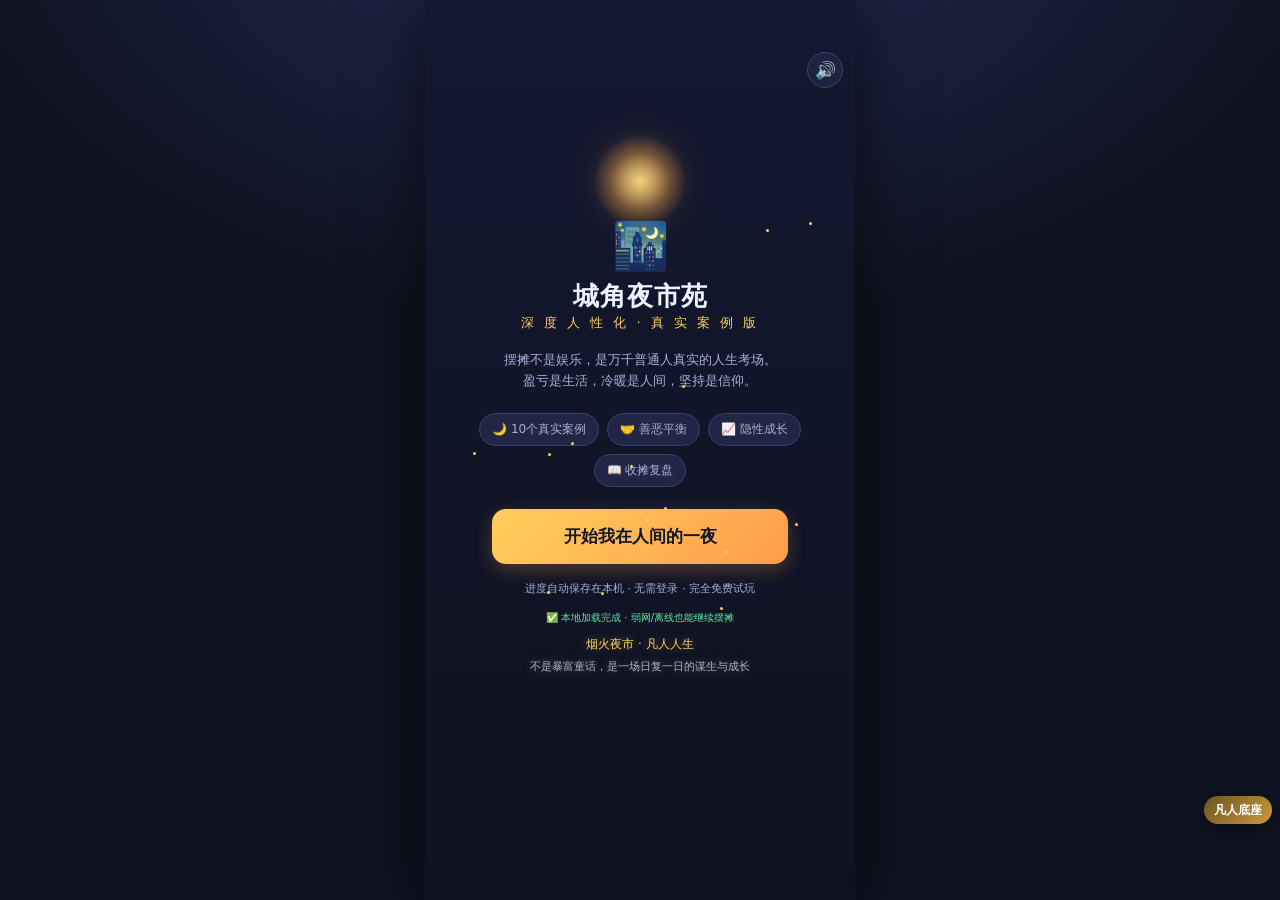
<file: index.html>
<!DOCTYPE html>
<html lang="zh-CN">
<head>
<meta charset="UTF-8">
<meta name="viewport" content="width=device-width, initial-scale=1.0, maximum-scale=1.0, user-scalable=no, viewport-fit=cover">
<meta name="theme-color" content="#0f1220">
<meta name="apple-mobile-web-app-capable" content="yes">
<meta name="mobile-web-app-capable" content="yes">
<title>城角夜市苑 · 深度人性化真实案例版</title>
<link rel="icon" href="data:,">
<style>
  :root{
    --bg:#0f1220;--bg2:#171b30;--card:#202643;--card2:#2b325a;
    --line:#3a4270;--txt:#eef1ff;--sub:#a8b0d8;--gold:#ffcf5c;--red:#ff6b8a;
    --green:#5ee6a8;--blue:#6ca8ff;--purple:#b18cff;
  }
  *{box-sizing:border-box;margin:0;padding:0;-webkit-tap-highlight-color:transparent;-webkit-touch-callout:none}
  html,body{height:100%;overscroll-behavior:none}
  body{
    font-family:"PingFang SC","Microsoft YaHei",system-ui,sans-serif;
    background:radial-gradient(1200px 700px at 50% -10%,#252b52 0%,#0f1220 60%);
    color:var(--txt);display:flex;align-items:center;justify-content:center;
    min-height:100vh;min-height:100dvh;overflow:hidden;user-select:none;
    -webkit-text-size-adjust:100%;text-size-adjust:100%;
  }
  #app{
    width:min(430px,100vw);height:min(900px,100vh);height:min(900px,var(--appH,100dvh));position:relative;
    background:linear-gradient(180deg,#141830,#0f1220);overflow:hidden;
    box-shadow:0 0 60px rgba(0,0,0,.6);display:flex;flex-direction:column;
  }
  .screen{display:none;flex:1;flex-direction:column;min-height:0;animation:fade .35s ease}
  .screen.on{display:flex}
  @keyframes fade{from{opacity:0;transform:translateY(8px)}to{opacity:1;transform:none}}
  .scroll{overflow-y:auto;flex:1;padding:16px 18px 90px;scrollbar-width:none}
  .scroll::-webkit-scrollbar{display:none}
  h1{font-size:26px;letter-spacing:1px}
  h2{font-size:19px;margin-bottom:10px}
  .sub{color:var(--sub);font-size:13px;line-height:1.6}
  .btn{
    border:none;border-radius:14px;padding:13px 18px;font-size:15px;font-weight:700;
    color:#12152a;background:linear-gradient(135deg,var(--gold),#ff9d4d);
    cursor:pointer;box-shadow:0 6px 18px rgba(255,160,70,.25);transition:.15s;font-family:inherit;
  }
  .btn:active{transform:scale(.96)}
  .btn.ghost{background:var(--card2);color:var(--txt);box-shadow:none;border:1px solid var(--line)}
  .btn.blue{background:linear-gradient(135deg,#6ca8ff,#8f7bff);color:#fff;box-shadow:0 6px 18px rgba(110,140,255,.25)}
  .btn.sm{padding:9px 13px;font-size:13px;border-radius:11px}
  .btn:disabled{opacity:.4;cursor:not-allowed}
  .card{background:var(--card);border:1px solid var(--line);border-radius:18px;padding:15px;margin-bottom:13px}

  /* 开场 */
  #intro{align-items:center;justify-content:center;text-align:center;padding:30px}
  .logo{font-size:46px;margin-bottom:6px}
  .tag{color:var(--gold);font-size:13px;letter-spacing:3px;margin-bottom:18px}
  .intro-feat{display:flex;gap:8px;margin:22px 0;flex-wrap:wrap;justify-content:center}
  .intro-feat span{background:var(--card);border:1px solid var(--line);border-radius:20px;padding:7px 12px;font-size:12px;color:var(--sub)}

  /* 顶部状态条 */
  .topbar{
    display:flex;align-items:center;justify-content:space-between;
    padding:12px 16px;background:rgba(20,24,48,.9);border-bottom:1px solid var(--line);
    position:relative;z-index:5;flex-wrap:wrap;gap:6px;
  }
  .stat{font-size:12px;color:var(--sub)}
  .stat b{color:var(--txt);font-size:14px}
  .stat .g{color:var(--gold)}
  .day-tag{background:var(--card2);border-radius:10px;padding:5px 10px;color:var(--gold);font-weight:700;font-size:13px}

  /* 底部导航 */
  .navbar{
    position:absolute;bottom:0;left:0;right:0;height:64px;background:rgba(18,21,44,.97);
    border-top:1px solid var(--line);display:flex;z-index:10;
  }
  .nav{
    flex:1;display:flex;flex-direction:column;align-items:center;justify-content:center;
    gap:2px;cursor:pointer;color:var(--sub);font-size:11px;transition:.15s;
  }
  .nav .ico{font-size:20px}
  .nav.on{color:var(--gold)}
  .nav:active{transform:scale(.92)}

  /* 摊位 */
  .stall-grid{display:grid;grid-template-columns:1fr 1fr;gap:10px}
  .stall{
    background:var(--card2);border:2px solid transparent;border-radius:14px;padding:12px;
    cursor:pointer;position:relative;transition:.15s;
  }
  .stall:active{transform:scale(.96)}
  .stall.sel{border-color:var(--gold);box-shadow:0 0 0 3px rgba(255,207,92,.15)}
  .stall.lock{opacity:.5}
  .stall .em{font-size:28px}
  .stall .nm{font-size:13px;font-weight:700;margin:5px 0 3px}
  .stall .ds{font-size:11px;color:var(--sub);line-height:1.4}
  .lock-badge{position:absolute;top:8px;right:8px;font-size:10px;color:var(--gold);background:rgba(0,0,0,.3);padding:2px 6px;border-radius:8px}

  /* 食物行 */
  .food-row{
    display:flex;align-items:center;gap:11px;background:var(--card);border:1px solid var(--line);
    border-radius:14px;padding:11px 13px;margin-bottom:9px;cursor:pointer;transition:.15s;
  }
  .food-row:active{transform:scale(.98)}
  .food-row.sel{border-color:var(--blue);background:var(--card2)}
  .food-row .em{font-size:30px;width:38px;text-align:center}
  .food-row .info{flex:1;min-width:0}
  .food-row .nm{font-size:14px;font-weight:700}
  .food-row .ds{font-size:11px;color:var(--sub);margin-top:3px}
  .food-row .price{color:var(--green);font-weight:700;font-size:14px}
  .food-row.lock{opacity:.45}

  /* 营业 */
  #play .stage{position:relative;flex:1;min-height:0;overflow:hidden}
  .sky{
    position:absolute;inset:0;
    background:linear-gradient(180deg,#1b1533 0%,#2a1b46 45%,#3a2350 70%,#1a1730 100%);
  }
  .lantern{position:absolute;top:6px;font-size:22px;animation:swing 3s ease-in-out infinite}
  @keyframes swing{0%,100%{transform:rotate(-8deg)}50%{transform:rotate(8deg)}}
  .ground{position:absolute;bottom:0;left:0;right:0;height:34%;background:linear-gradient(180deg,#3a2b45,#241d35);border-top:2px solid #5a3f66;z-index:0}
  .stall-visual{
    position:absolute;bottom:16%;left:50%;transform:translateX(-50%);text-align:center;z-index:3;width:190px;
  }
  /* CSS 绘制的真实摊车：棚顶 + 台面 + 老板 + 招牌 */
  .stall-canopy{
    width:150px;height:34px;margin:0 auto -2px;border-radius:46% 46% 8px 8px;
    background:repeating-linear-gradient(90deg,#ff5f7e 0 22px,#ffd35c 22px 44px);
    box-shadow:0 4px 10px rgba(0,0,0,.45);position:relative;
  }
  .stall-canopy:after{content:"";position:absolute;bottom:-7px;left:0;right:0;height:8px;
    background:repeating-linear-gradient(90deg,#ff5f7e 0 11px,transparent 11px 22px);}
  .stall-body{
    width:150px;height:62px;margin:0 auto;background:linear-gradient(180deg,#8a5a3c,#5e3a26);
    border:3px solid #3e2418;border-radius:4px 4px 8px 8px;position:relative;
    box-shadow:0 8px 16px rgba(0,0,0,.5);
  }
  .stall-counter{position:absolute;top:-6px;left:-8px;right:-8px;height:12px;border-radius:5px;
    background:linear-gradient(180deg,#d9a066,#a9713f);border:2px solid #6b4426}
  .stall-boss{position:absolute;bottom:0;left:50%;transform:translateX(-50%);font-size:34px;line-height:1;
    filter:drop-shadow(0 2px 3px rgba(0,0,0,.5))}
  .stall-visual .sign{
    display:inline-block;background:linear-gradient(90deg,#ff6b8a,#ffcf5c);color:#2a1630;font-weight:900;font-size:13px;
    padding:4px 14px;border-radius:8px;margin-top:6px;box-shadow:0 3px 10px rgba(0,0,0,.4);
  }
  .stall-glow{position:absolute;top:-10px;left:50%;transform:translateX(-50%);width:170px;height:90px;
    background:radial-gradient(ellipse,rgba(255,203,92,.28),transparent 70%);pointer-events:none;z-index:-1}
  .customer{
    position:absolute;bottom:14%;cursor:pointer;z-index:4;width:46px;
    animation:custIn .35s cubic-bezier(.2,1.4,.5,1) both,bob 1.2s ease-in-out infinite .35s;
  }
  .person-svg{display:block;width:46px;height:60px;filter:drop-shadow(0 3px 4px rgba(0,0,0,.45))}
  .customer .order-tag{
    position:absolute;top:-30px;left:50%;transform:translateX(-50%);
    background:#fff;color:#222;border-radius:9px;padding:2px 6px;font-size:14px;white-space:nowrap;
    box-shadow:0 2px 8px rgba(0,0,0,.3);z-index:2;
  }
  .customer.leaving{animation:custLeave .5s ease-in forwards;pointer-events:none}
  @keyframes custIn{from{opacity:0;transform:translateX(var(--from,60px)) scale(.6)}to{opacity:1;transform:translateX(0) scale(1)}}
  @keyframes custLeave{to{opacity:0;transform:translateX(var(--to,60px)) translateY(10px) scale(.7)}}
  .customer:active{transform:scale(1.2)}
  .customer.impatient{animation:bob .45s ease-in-out infinite}
  .customer .bubble{
    position:absolute;top:-28px;left:50%;transform:translateX(-50%);
    background:#fff;color:#222;border-radius:10px;padding:3px 7px;font-size:16px;white-space:nowrap;
    box-shadow:0 2px 8px rgba(0,0,0,.3);
  }
  .customer .patience{
    position:absolute;top:-40px;left:50%;transform:translateX(-50%);
    width:42px;height:6px;background:rgba(0,0,0,.5);border-radius:3px;overflow:hidden;
    border:1px solid rgba(255,255,255,.25);
  }
  .customer .patience i{display:block;height:100%;width:100%;background:var(--green);transition:width .15s linear,background .2s}
  @keyframes bob{0%,100%{transform:translateY(0)}50%{transform:translateY(-5px)}}
  .queue-caption{
    position:absolute;bottom:7%;left:50%;transform:translateX(-50%);z-index:3;
    font-size:11px;color:#e9e0f0;background:rgba(0,0,0,.45);padding:3px 12px;border-radius:10px;
    white-space:nowrap;pointer-events:none;
  }
  .flow-strip{
    position:absolute;top:52px;left:50%;transform:translateX(-50%);z-index:6;
    display:flex;gap:14px;font-size:11px;color:#e9e0f0;background:rgba(8,12,28,.82);
    border:1px solid var(--line);padding:5px 12px;border-radius:10px;white-space:nowrap;pointer-events:none;
  }
  .flow-strip b{color:var(--gold)}
  .street-layer{
    position:absolute;left:0;right:0;top:0;bottom:33%;pointer-events:none;z-index:1;overflow:hidden;opacity:.95;
  }
  .street-building{
    position:absolute;bottom:0;border-radius:6px 6px 0 0;
    background:linear-gradient(180deg,rgba(80,70,120,.9),rgba(35,30,60,.96));
    border:1px solid rgba(255,255,255,.08);
  }
  .street-window{
    display:inline-block;width:8px;height:11px;margin:5px 3px 0 0;
    background:rgba(255,214,120,.75);box-shadow:0 0 7px rgba(255,205,92,.5);border-radius:2px;
  }
  .ad-board{
    position:absolute;top:9%;left:50%;transform:translateX(-50%);
    max-width:78%;padding:6px 12px;border-radius:8px;text-align:center;
    background:linear-gradient(90deg,#ffcf5c,#ff7a9c);color:#2a1630;font-weight:900;font-size:12px;
    box-shadow:0 4px 14px rgba(0,0,0,.45);white-space:nowrap;
  }
  .neighbor-stall{
    position:absolute;bottom:8%;width:86px;text-align:center;font-size:10px;color:#fff;
    text-shadow:0 1px 3px #000;opacity:.88;
  }
  .n-canopy{
    width:72px;height:18px;margin:0 auto;border-radius:40% 40% 4px 4px;
    background:repeating-linear-gradient(90deg,#46b3a6 0 12px,#f6e58d 12px 24px);
    box-shadow:0 3px 8px rgba(0,0,0,.4);
  }
  .neighbor-stall.red .n-canopy{background:repeating-linear-gradient(90deg,#e0524d 0 12px,#fff 12px 24px)}
  .neighbor-stall.blue .n-canopy{background:repeating-linear-gradient(90deg,#4e79c7 0 12px,#d6e4ff 12px 24px)}
  .walker{
    position:absolute;bottom:2%;font-size:18px;opacity:.72;
    animation:walkAcross 11s linear infinite;filter:drop-shadow(0 2px 3px rgba(0,0,0,.5));
  }
  @keyframes walkAcross{from{transform:translateX(-30px)}to{transform:translateX(110vw)}}
  .traffic-note{
    position:absolute;top:18%;left:50%;transform:translateX(-50%);
    background:rgba(8,12,28,.75);border:1px solid rgba(255,255,255,.15);border-radius:9px;
    padding:3px 10px;font-size:10px;color:#e9e0f0;white-space:nowrap;
  }
  .neighbor-stall.has-errand::after{
    content:"!";position:absolute;top:-14px;right:0;width:20px;height:20px;border-radius:50%;
    background:var(--gold);color:#2a1630;font-weight:900;font-size:12px;
    display:flex;align-items:center;justify-content:center;animation:pulseBadge 1s ease-in-out infinite;
  }
  @keyframes pulseBadge{50%{transform:scale(1.25)}}
  .errand-card{
    position:absolute;top:94px;left:50%;transform:translateX(-50%);z-index:9;
    display:none;align-items:center;gap:9px;width:min(90%,370px);
    background:rgba(24,30,52,.95);border:1px solid var(--gold);border-radius:14px;
    padding:8px 10px;box-shadow:0 6px 18px rgba(0,0,0,.55);pointer-events:auto;
  }
  .errand-card .errand-em{font-size:26px;flex:0 0 auto}
  .errand-card .errand-body{flex:1;min-width:0}
  .errand-card .errand-title{font-size:12px;font-weight:800;color:var(--gold)}
  .errand-card .errand-desc{font-size:10px;color:#e9e0f0;margin-top:2px}
  .errand-card .errand-progress{font-size:10px;color:var(--green);margin-top:3px}
  .errand-card button{flex:0 0 auto;white-space:nowrap}
  .street-layer.city .street-building{background:linear-gradient(180deg,rgba(65,95,95,.9),rgba(30,48,48,.96))}
  .street-layer.city .ad-board{background:linear-gradient(90deg,#8fd3c7,#f0c8ff)}
  .play-hud{
    position:absolute;top:0;left:0;right:0;z-index:6;padding:10px 14px;
    display:flex;justify-content:space-between;align-items:center;
    background:linear-gradient(180deg,rgba(15,18,32,.9),transparent);
  }
  .timer{font-size:22px;font-weight:900;color:var(--gold)}
  .earn-live{font-size:18px;font-weight:900;color:var(--green)}
  .event-toast{
    position:absolute;top:70px;left:50%;transform:translateX(-50%);z-index:8;
    background:rgba(20,24,48,.95);border:1px solid var(--gold);border-radius:14px;
    padding:10px 16px;font-size:13px;text-align:center;box-shadow:0 6px 20px rgba(0,0,0,.5);
    animation:pop .4s ease;pointer-events:none;max-width:88%;
  }
  @keyframes pop{from{transform:translate(-50%,-14px) scale(.9);opacity:0}to{transform:translate(-50%,0) scale(1);opacity:1}}
  .float{
    position:absolute;z-index:9;font-weight:900;font-size:17px;pointer-events:none;
    animation:floatUp 1s ease forwards;
  }
  @keyframes floatUp{to{transform:translateY(-70px);opacity:0}}

  /* 制作小游戏 */
  #cookModal{
    position:absolute;inset:0;z-index:20;background:rgba(8,10,22,.88);
    display:none;flex-direction:column;align-items:center;justify-content:center;padding:24px;
  }
  #cookModal.on{display:flex}
  .cook-title{font-size:15px;color:var(--sub);margin-bottom:6px}
  .cook-food{font-size:44px;margin-bottom:20px}
  .track{
    width:100%;height:46px;background:var(--card2);border-radius:23px;position:relative;
    border:2px solid var(--line);overflow:hidden;margin-bottom:22px;
  }
  .zone{position:absolute;top:0;bottom:0;background:rgba(94,230,168,.25);border-left:2px solid var(--green);border-right:2px solid var(--green)}
  .perfect{position:absolute;top:0;bottom:0;background:rgba(255,207,92,.35)}
  .marker{position:absolute;top:-4px;bottom:-4px;width:6px;background:var(--gold);border-radius:3px;box-shadow:0 0 12px var(--gold);transform:translateX(-50%)}
  .cook-tip{font-size:12px;color:var(--sub);margin-bottom:14px;text-align:center;line-height:1.6}

  /* 结算 */
  .result-hero{text-align:center;padding:16px 0}
  .result-hero .em{font-size:52px}
  .result-hero .big{font-size:34px;font-weight:900;color:var(--green);margin:6px 0}
  .line{display:flex;justify-content:space-between;padding:8px 0;border-bottom:1px dashed var(--line);font-size:13px}
  .line:last-child{border:none}
  .line b{color:var(--gold)}
  .stars{color:var(--gold);font-size:16px;letter-spacing:2px}

  /* 商店 */
  .shop-tabs{display:flex;gap:8px;margin-bottom:14px}
  .shop-tab{flex:1;text-align:center;padding:9px;background:var(--card2);border-radius:11px;font-size:13px;cursor:pointer;border:1px solid transparent}
  .shop-tab.on{border-color:var(--gold);color:var(--gold);font-weight:700}
  .shop-item{
    display:flex;align-items:center;gap:12px;background:var(--card);border:1px solid var(--line);
    border-radius:14px;padding:12px;margin-bottom:10px;
  }
  .shop-item .em{font-size:32px;width:40px;text-align:center}
  .shop-item .info{flex:1}
  .shop-item .nm{font-size:14px;font-weight:700}
  .shop-item .ds{font-size:11px;color:var(--sub);margin-top:3px}
  .price-tag{font-size:13px;color:var(--gold);font-weight:800}

  /* 弹窗 */
  .modal{
    position:absolute;inset:0;z-index:30;background:rgba(8,10,22,.85);
    display:none;align-items:center;justify-content:center;padding:24px;
  }
  .modal.on{display:flex}
  .modal-box{
    background:var(--card);border:1px solid var(--line);border-radius:20px;padding:22px;
    width:100%;max-width:340px;text-align:center;animation:pop2 .3s ease;
  }
  @keyframes pop2{from{transform:scale(.9);opacity:0}to{transform:scale(1);opacity:1}}
  .modal-box .em{font-size:46px;margin-bottom:8px}
  .modal-box h3{font-size:18px;margin-bottom:10px}
  .modal-box p{font-size:13px;color:var(--sub);line-height:1.7;margin-bottom:16px}
  .disclaimer{font-size:11px;color:#8a93c0;background:rgba(0,0,0,.25);border-radius:10px;padding:9px;margin-top:12px;line-height:1.5}

  .toast{
    position:absolute;bottom:80px;left:50%;transform:translateX(-50%);z-index:40;
    background:rgba(20,24,48,.96);border:1px solid var(--line);border-radius:12px;
    padding:10px 16px;font-size:13px;box-shadow:0 6px 20px rgba(0,0,0,.5);
    opacity:0;transition:opacity .3s;pointer-events:none;white-space:nowrap;
  }
  .toast.on{opacity:1}
  .progress{height:8px;background:var(--card2);border-radius:4px;overflow:hidden;margin:8px 0}
  .progress i{display:block;height:100%;background:linear-gradient(90deg,var(--blue),var(--green));transition:width .4s}
  .badge{display:inline-block;background:var(--card2);border-radius:8px;padding:3px 8px;font-size:11px;color:var(--sub);margin:3px}
  .achv{display:flex;align-items:center;gap:10px;background:var(--card);border:1px solid var(--line);border-radius:12px;padding:10px;margin-bottom:8px}
  .achv .em{font-size:24px;opacity:.3}
  .achv.got .em{opacity:1}
  .achv .nm{font-size:13px;font-weight:700}
  .achv .ds{font-size:11px;color:var(--sub)}

  /* ===== v2 强化 ===== */
  .sound-btn{
    position:absolute;top:52px;right:12px;z-index:25;width:36px;height:36px;
    background:rgba(32,38,67,.9);border:1px solid var(--line);border-radius:50%;
    font-size:17px;cursor:pointer;display:flex;align-items:center;justify-content:center;
  }
  .combo{
    position:absolute;top:96px;left:50%;transform:translateX(-50%);z-index:9;
    font-size:13px;font-weight:900;color:var(--gold);text-shadow:0 2px 8px rgba(0,0,0,.7);
    opacity:0;transition:opacity .2s;pointer-events:none;white-space:nowrap;
  }
  .combo.on{opacity:1}
  .combo.big{font-size:19px;animation:comboPop .35s ease}
  @keyframes comboPop{0%{transform:translateX(-50%) scale(1.6)}100%{transform:translateX(-50%) scale(1)}}
  .shake{animation:shake .35s ease}
  @keyframes shake{0%,100%{transform:none}20%{transform:translate(-5px,3px)}40%{transform:translate(5px,-3px)}60%{transform:translate(-3px,2px)}80%{transform:translate(3px,-2px)}}
  .flash{position:absolute;inset:0;z-index:7;background:#fff;opacity:0;pointer-events:none}
  .flash.go{animation:flash .3s ease}
  @keyframes flash{0%{opacity:.55}100%{opacity:0}}
  .coin-particle{
    position:absolute;z-index:9;font-size:16px;pointer-events:none;font-weight:900;
    animation:coinFly .9s cubic-bezier(.2,.7,.3,1) forwards;
  }
  @keyframes coinFly{0%{transform:translate(0,0) scale(.5);opacity:1}70%{opacity:1}100%{transform:translate(var(--dx),-110px) scale(1.3);opacity:0}}
  .task-card{background:linear-gradient(135deg,#2a3b52,#243a4a)}
  .task-row{display:flex;align-items:center;gap:9px;margin:9px 0}
  .task-row .ti{font-size:20px;width:26px;text-align:center}
  .task-row .tb{flex:1}
  .task-row .tt{font-size:12px;margin-bottom:3px}
  .task-row .tdone{color:var(--green);font-size:12px;font-weight:800}
  .task-reward{color:var(--gold);font-size:11px}
  .daily-badge{
    display:inline-block;background:linear-gradient(135deg,var(--gold),#ff9d4d);color:#2a1630;
    font-weight:800;font-size:10px;padding:2px 7px;border-radius:8px;margin-left:5px;
  }

  /* ===== v3 平台 Hub ===== */
  .hub-head{padding:26px 20px 14px;text-align:center}
  .hub-head .logo{font-size:38px}
  .hub-head h1{font-size:24px;margin-top:4px}
  .hub-profile{
    display:flex;align-items:center;gap:12px;background:linear-gradient(135deg,#2b325a,#3a2b5a);
    border:1px solid var(--line);border-radius:18px;padding:14px;margin:6px 0 16px;
  }
  .hub-avatar{
    width:54px;height:54px;border-radius:50%;background:linear-gradient(135deg,var(--gold),#ff9d4d);
    display:flex;align-items:center;justify-content:center;font-size:28px;flex-shrink:0;
  }
  .hub-pinfo{flex:1;min-width:0}
  .hub-pinfo .pname{font-size:15px;font-weight:800}
  .hub-pinfo .plv{font-size:11px;color:var(--gold);margin-top:2px}
  .hub-pstats{display:flex;gap:14px;margin-top:6px;font-size:11px;color:var(--sub)}
  .hub-pstats b{color:var(--txt)}
  .scene-card{
    display:flex;align-items:center;gap:13px;background:var(--card);border:1px solid var(--line);
    border-radius:17px;padding:14px;margin-bottom:11px;cursor:pointer;transition:.15s;position:relative;overflow:hidden;
  }
  .scene-card:active{transform:scale(.98)}
  .scene-card .sicon{
    width:52px;height:52px;border-radius:14px;display:flex;align-items:center;justify-content:center;
    font-size:28px;flex-shrink:0;
  }
  .scene-card .sinfo{flex:1;min-width:0}
  .scene-card .sname{font-size:15px;font-weight:800}
  .scene-card .sdesc{font-size:11px;color:var(--sub);margin-top:3px;line-height:1.4}
  .scene-card .sprog{font-size:10px;color:var(--gold);margin-top:5px}
  .scene-card .arrow{font-size:20px;color:var(--sub)}
  .scene-card.coming{opacity:.55;cursor:not-allowed}
  .scene-card.coming .sicon{filter:grayscale(1)}
  .coming-tag{position:absolute;top:8px;right:8px;font-size:9px;background:var(--card2);color:var(--sub);padding:2px 7px;border-radius:8px}
  .hub-tip{text-align:center;font-size:11px;color:var(--sub);margin-top:8px;line-height:1.6}
  .lifeline{display:flex;gap:8px;margin-top:12px}
  .lifeline-grid{display:grid;grid-template-columns:1fr 1fr;gap:8px;margin-top:12px}
  .lifebtn{display:flex;flex-direction:column;align-items:flex-start;gap:2px;text-align:left;padding:10px 12px;line-height:1.25}
  .lifebtn b{font-size:13px}
  .lifebtn small{font-size:10px;opacity:.75;font-weight:600}
  .lifebtn.dim{opacity:.45;cursor:not-allowed}
  .lifebtn.hot{background:linear-gradient(135deg,#7a3b1f,#a85a1a);border-color:var(--gold)}
  .mystery-card{background:linear-gradient(135deg,#241a3a,#3a2252);border:1px solid var(--purple);border-radius:16px;padding:14px;margin:0 0 16px;cursor:pointer;animation:fade .5s ease}
  .mystery-card .mh{display:flex;align-items:center;gap:8px;font-size:13px;font-weight:800;color:var(--gold)}
  .mystery-card .msub{font-size:11px;color:var(--sub);margin-top:6px;line-height:1.6}
  .mystery-card .shards{display:flex;gap:6px;margin-top:10px}
  .mystery-card .shard{width:26px;height:26px;border-radius:7px;display:flex;align-items:center;justify-content:center;font-size:13px;background:#1a1230;border:1px dashed #5a4a7a}
  .mystery-card .shard.on{background:linear-gradient(135deg,var(--gold),#c88a1a);border:1px solid var(--gold);box-shadow:0 0 10px rgba(255,200,80,.4)}
  .mystery-card .cluebar{height:6px;background:#1a1230;border-radius:3px;overflow:hidden;margin-top:10px}
  .mystery-card .cluebar i{display:block;height:100%;background:linear-gradient(90deg,var(--purple),var(--gold));transition:width .5s}
  .mystery-card .hintline{font-size:10px;color:#c9b8e8;margin-top:8px}
  .hub-teaser{background:linear-gradient(135deg,#3a2b52,#4a2b5e);border:1px solid var(--line);border-radius:16px;padding:12px 14px;margin:0 0 16px;animation:fade .5s ease}
  .hub-teaser .ht-h{font-size:12px;color:var(--gold);font-weight:800;margin-bottom:8px;display:flex;align-items:center;gap:6px}
  .hub-teaser .ht-row{font-size:11px;color:#e9e0f0;margin:7px 0;line-height:1.55;display:flex;gap:8px;align-items:flex-start}
  .hub-teaser .ht-row .ht-em{font-size:16px;flex-shrink:0}
  .hub-teaser .ht-row b{color:var(--gold)}
  .hub-teaser .ht-row .ht-sub{display:block;font-size:10px;color:var(--sub);margin-top:2px}
  .back-hub{
    position:absolute;top:12px;left:12px;z-index:8;width:40px;height:40px;border-radius:50%;
    background:rgba(20,24,48,.9);border:1px solid var(--line);color:var(--txt);
    font-size:17px;cursor:pointer;display:flex;align-items:center;justify-content:center;
  }

  /* 手机 H5 适配 */
  .btn,.nav,.scene-card,.food-row,.stall,.shop-item,.lifebtn,.back-hub,.sound-btn,.modal button{touch-action:manipulation}
  .scroll{-webkit-overflow-scrolling:touch;overscroll-behavior:contain}
  .scroll .card{content-visibility:auto;contain-intrinsic-size:180px}
  #rotateTip{
    display:none;position:fixed;inset:0;z-index:99;background:#0f1220;color:var(--txt);
    align-items:center;justify-content:center;flex-direction:column;gap:10px;text-align:center;padding:28px;
  }
  #rotateTip .rt-icon{font-size:48px}
  #rotateTip .rt-title{font-size:18px;font-weight:800;color:var(--gold)}
  @media (max-width:480px){
    body{align-items:stretch;justify-content:stretch;background:#0f1220}
    #app{width:100vw;height:var(--appH,100dvh);max-height:none;box-shadow:none}
    .topbar{padding:calc(10px + env(safe-area-inset-top,0px)) 12px 10px;gap:4px}
    .stat{font-size:11px}
    .day-tag{font-size:12px;padding:5px 8px}
    .scroll{padding:12px 12px calc(84px + env(safe-area-inset-bottom,0px))}
    .navbar{height:calc(64px + env(safe-area-inset-bottom,0px));padding-bottom:env(safe-area-inset-bottom,0px)}
    .nav{font-size:12px;min-height:44px}
    .nav .ico{font-size:21px}
    .btn{min-height:46px;padding:12px 16px}
    .btn.sm{min-height:40px;padding:9px 12px}
    .shop-tab,.lifebtn,.food-row,.stall,.shop-item{min-height:44px}
    .modal{padding:calc(16px + env(safe-area-inset-top,0px)) 14px calc(16px + env(safe-area-inset-bottom,0px))}
    .modal-box{max-height:calc(var(--appH,100dvh) - 32px);overflow:auto;padding:18px}
    .toast{bottom:calc(78px + env(safe-area-inset-bottom,0px));max-width:calc(100vw - 28px);white-space:normal;text-align:center}
    .customer{width:52px}
    .person-svg{width:52px;height:68px}
    .flow-strip{font-size:10px;top:48px;padding:4px 9px}
  }
  @media (orientation:landscape) and (max-height:520px) and (max-width:900px){#rotateTip{display:flex}}
  @media (prefers-reduced-motion:reduce){.screen,.modal-box,.customer,.lantern{animation:none!important;transition:none!important}}
</style>
</head>
<body>
<div id="app">

  <!-- 开场 -->
  <div id="intro" class="screen on">
    <div class="logo">🌃</div>
    <h1>城角夜市苑</h1>
    <div class="tag">深 度 人 性 化 · 真 实 案 例 版</div>
    <div class="sub">摆摊不是娱乐，是万千普通人真实的人生考场。<br>盈亏是生活，冷暖是人间，坚持是信仰。</div>
    <div class="intro-feat">
      <span>🌙 10个真实案例</span><span>🤝 善恶平衡</span><span>📈 隐性成长</span><span>📖 收摊复盘</span>
    </div>
    <button class="btn" id="startBtn" style="width:80%;font-size:17px;padding:16px">开始我在人间的一夜</button>
    <div class="sub" style="margin-top:16px;font-size:11px">进度自动保存在本机 · 无需登录 · 完全免费试玩</div>
  </div>

  <!-- 平台 Hub 场景选择 -->
  <div id="hub" class="screen">
    <div class="scroll">
      <div class="hub-head">
        <div class="logo">🌆</div>
        <h1>真实人生模拟器</h1>
        <div class="sub">选择一段人生，开始你的故事</div>
      </div>
      <div class="hub-profile" id="hubProfile"></div>

      <div class="mystery-card" id="mysteryCard"></div>

      <div class="mystery-card" id="hubLifeCard" style="background:linear-gradient(135deg,#1e3a34,#2b4a3a);border-color:var(--green)"></div>

      <div class="hub-teaser" id="hubTeaser"></div>

      <div class="card" style="margin-bottom:12px">
        <h2>🎚️ 创业节奏 · 四种真实活法 · 10个案例会发生</h2>
        <div id="modeGrid" style="display:grid;grid-template-columns:repeat(2,1fr);gap:8px">
          <button class="btn mode-btn" data-mode="novice" style="font-size:12px;padding:10px 4px">🌱 新手试炼<br><small>创业起步</small></button>
          <button class="btn mode-btn" data-mode="formal" style="font-size:12px;padding:10px 4px">🔥 正式经营<br><small>深耕实干</small></button>
          <button class="btn mode-btn" data-mode="extreme" style="font-size:12px;padding:10px 4px">⚡ 极限挑战<br><small>破局创新</small></button>
          <button class="btn mode-btn" data-mode="archive" style="font-size:12px;padding:10px 4px">📖 成长档案<br><small>创业图鉴</small></button>
        </div>
        <div class="sub" id="modeNote" style="margin-top:8px;font-size:10px;line-height:1.6"></div>
        <div id="archiveBox" style="display:none;margin-top:8px"></div>
      </div>

      <div class="scene-card" data-scene="yeshi">
        <div class="sicon" style="background:linear-gradient(135deg,#4a2f5e,#7a3b6a)">🌃</div>
        <div class="sinfo">
          <div class="sname">城角夜市苑</div>
          <div class="sdesc">真实摆摊 · 冷暖人间 · 隐性成长永不归零</div>
          <div class="sprog" id="progYeshi">第 1 天 · 小吃 2/12</div>
        </div>
        <div class="arrow">›</div>
      </div>

      <div class="scene-card" data-scene="city">
        <div class="sicon" style="background:linear-gradient(135deg,#2f5e4a,#3b6a52)">🏙️</div>
        <div class="sinfo">
          <div class="sname">小城创业记</div>
          <div class="sdesc">县城开店 · 人情世故 · 熟人生意经</div>
          <div class="sprog" id="progCity">第 1 天 · 尚未开店</div>
        </div>
        <div class="arrow">›</div>
      </div>

      <div class="scene-card" data-href="liuxue.html">
        <span class="coming-tag" style="background:#2f6b4f">点击即玩</span>
        <div class="sicon" style="background:linear-gradient(135deg,#3a4a6e,#4a5a8e)">🎓</div>
        <div class="sinfo">
          <div class="sname">留学生活</div>
          <div class="sdesc">签证选课 · 海外打工 · 毕业求职</div>
        </div>
        <div class="arrow">›</div>
      </div>

      <div class="scene-card" data-href="cunchao.html">
        <span class="coming-tag" style="background:#2f6b4f">点击即玩</span>
        <div class="sicon" style="background:linear-gradient(135deg,#6e4a3a,#8e5a4a)">⚽</div>
        <div class="sinfo">
          <div class="sname">村超经理</div>
          <div class="sdesc">草根球队 · 赞助赛事 · 乡村热血</div>
        </div>
        <div class="arrow">›</div>
      </div>

      <div class="scene-card" data-href="chengshi.html">
        <span class="coming-tag" style="background:#2f6b4f">点击即玩</span>
        <div class="sicon" style="background:linear-gradient(135deg,#5a3a6e,#7a4a8e)">🌏</div>
        <div class="sinfo">
          <div class="sname">城市人生</div>
          <div class="sdesc">北上广深 · 租房通勤 · 漂泊记忆</div>
        </div>
        <div class="arrow">›</div>
      </div>

      <div class="hub-tip">💡 所有场景共享金币、口碑、等级、装扮与成就<br>在任一场景赚的钱，都能在别的场景里花</div>
    </div>
  </div>

  <!-- 主页（准备） -->
  <div id="home" class="screen">
    <div class="topbar">
      <div class="day-tag" id="dayTag">第 1 天</div>
      <div class="stat">💰 <b class="g" id="coins">180</b> 元</div>
      <div class="stat">⭐ <b id="rep">3.0</b></div>
      <div class="stat">🔥 <b id="streak">1</b> 天</div>
    </div>
    <div class="scroll">
      <div class="card" style="background:linear-gradient(135deg,#2b325a,#3a2b5a)">
        <h2 id="greet">今晚，去哪儿摆？</h2>
        <div class="sub"> Weather：<span id="weather">☀️ 晴</span> · 人流预测：<span id="crowd">正常</span></div>
      </div>

      <div class="card">
        <h2>📍 第一步 · 选摊位</h2>
        <div class="stall-grid" id="stallGrid"></div>
      </div>

      <div class="card">
        <h2>🍢 第二步 · 选今晚卖什么</h2>
        <div id="foodList"></div>
      </div>

      <div class="card">
        <h2>📋 今晚成本预览</h2>
        <div class="line"><span>摊位租金</span><b id="rentCost">-20 元</b></div>
        <div class="line"><span>食材成本</span><b id="foodCost">-6 元/份</b></div>
        <div class="line"><span>预计客流</span><b id="trafficInfo">8 人</b></div>
        <div class="line" style="border-top:1px dashed var(--line);margin-top:6px;padding-top:8px"><span>开门固定支出（租金）</span><b id="costTotal" style="color:var(--gold)">-20 元</b></div>
        <div class="line"><span>保本需卖出</span><b id="breakEven" style="color:var(--green)">约 3 份</b></div>
        <div class="sub" id="costHint" style="margin-top:6px;font-size:10px;line-height:1.5"></div>
      </div>

      <div class="card">
        <h2>🧊 第三步 · 食材库存</h2>
        <div class="sub" style="margin-bottom:8px">进货计入库存，可卖多天。不同食材保鲜期不同：多数当晚，面饼/糖葫芦/甜甜圈可放 2 天。</div>
        <div class="line"><span>当前可卖库存</span><b id="yStockOnHand" style="color:var(--green)">0 份</b></div>
        <div class="line"><span>临期（明天到期）</span><b id="yStockNearExp" style="color:var(--gold)">0 份</b></div>
        <div id="yStockBatchList" class="sub" style="font-size:10px;margin:6px 0;line-height:1.6"></div>
        <div style="display:flex;align-items:center;gap:10px;margin:8px 0">
          <button class="btn ghost sm" id="yStockMinus">−</button>
          <div style="flex:1;text-align:center;font-size:18px;font-weight:800">备货 <span id="yStockNum">3</span> 份</div>
          <button class="btn ghost sm" id="yStockPlus">+</button>
        </div>
        <button class="btn ghost sm" id="yStockBuyBtn" style="width:100%">🛒 进货入库 · <span id="yStockTotal">-18 元</span></button>
      </div>

      <div class="card task-card">
        <h2>🎯 今日小目标 <span class="daily-badge">每日刷新</span></h2>
        <div id="taskList"></div>
      </div>

      <button class="btn" id="openBtn" style="width:100%;font-size:17px;padding:16px">🚪 开门营业 · 食材从库存消耗</button>
      <div class="sub" style="text-align:center;margin-top:10px;font-size:11px">营业时长由创业节奏决定（45/60/75 秒） · 顾客排队等候，点得快接得多 · 等太久会走</div>
      <div class="lifeline-grid" id="lifelineGrid"></div>
      <div class="sub" id="lifeLineHint" style="text-align:center;margin-top:6px;font-size:10px"></div>
    </div>
    <div id="homeNav" class="navbar">
      <div class="nav on" data-go="home"><span class="ico">🏠</span>摆摊</div>
      <div class="nav" data-go="stats"><span class="ico">📖</span>图鉴</div>
      <div class="nav" data-go="shop"><span class="ico">🛍️</span>小店</div>
    </div>
  </div>

  <!-- 营业 -->
  <div id="play" class="screen">
    <div class="stage" id="stage">
      <div class="sky"></div>
      <div class="street-layer" id="streetNight">
        <div class="street-building" style="left:1%;width:23%;height:58%"><span class="street-window"></span><span class="street-window"></span><span class="street-window"></span><br><span class="street-window"></span><span class="street-window"></span></div>
        <div class="street-building" style="right:2%;width:26%;height:66%"><span class="street-window"></span><span class="street-window"></span><span class="street-window"></span><br><span class="street-window"></span><span class="street-window"></span><span class="street-window"></span></div>
        <div class="ad-board"><span id="nightAd">今晚特价 · 关注有好礼</span></div>
        <div class="neighbor-stall red" style="left:5%"><div class="n-canopy"></div>🍢 烤串王</div>
        <div class="neighbor-stall blue" style="right:5%"><div class="n-canopy"></div>🧋 柠檬茶</div>
        <div class="walker" style="animation-delay:0s">🧍</div>
        <div class="walker" style="animation-delay:3.5s;bottom:6%">🚶</div>
        <div class="walker" style="animation-delay:7s;bottom:10%">🧍‍♀️</div>
        <div class="traffic-note" id="nightTraffic">街况：正在观察人流…</div>
      </div>
      <div class="lantern" style="left:12%">🏮</div>
      <div class="lantern" style="left:38%;animation-delay:.6s">🏮</div>
      <div class="lantern" style="left:64%;animation-delay:1.2s">🏮</div>
      <div class="lantern" style="left:86%;animation-delay:.3s">🏮</div>
      <div class="ground"></div>
      <div class="stall-visual">
        <div class="stall-glow"></div>
        <div class="stall-canopy"></div>
        <div class="stall-body"><div class="stall-counter"></div><div class="stall-boss" id="stallBoss">🧑‍🍳</div></div>
        <div class="sign" id="stallSign">我的小摊</div>
      </div>
      <div class="play-hud">
        <div class="timer" id="timer">60s</div>
        <div class="earn-live" id="earnLive">+0 元</div>
        <button class="btn ghost sm" id="quitBtn">结束</button>
      </div>
      <div class="queue-caption" id="queueCaption">🧍 排队中 0 人 · 点顾客接单</div>
      <div class="flow-strip" id="flowStrip"><span>本单流水：<b id="lastFlow">—</b></span><span>累计 <b id="flowTotal">+0</b> 元</span></div>
      <div class="errand-card" id="errandCard">
        <div class="errand-em" id="errandEm">🍢</div>
        <div class="errand-body">
          <div class="errand-title" id="errandTitle">邻摊求助</div>
          <div class="errand-desc" id="errandDesc">顺手帮个忙</div>
          <div class="errand-progress" id="errandProgress">帮忙 0/3 · 剩 14s</div>
        </div>
        <button class="btn sm" id="errandBtn">帮一把</button>
      </div>
      <div id="eventLayer"></div>
      <div class="flash" id="flash"></div>
      <div class="combo" id="combo"></div>
      <div id="cookModal">
        <div class="cook-title">🔥 卡准火候，点击出锅！</div>
        <div class="cook-food" id="cookFood">🥞</div>
        <div class="track" id="track">
          <div class="zone" id="zone"></div>
          <div class="perfect" id="perfect"></div>
          <div class="marker" id="marker"></div>
        </div>
        <div class="cook-tip">指针进入<span style="color:var(--green)">绿色区域</span>即为成功<br>正中间<span style="color:var(--gold)">金色区域</span>＝完美出锅，收入更高！</div>
        <button class="btn" id="cookBtn" style="width:70%;font-size:17px;padding:15px">出 锅！</button>
      </div>
      <div id="nDecision" class="modal" style="background:rgba(8,10,22,.7)">
        <div class="modal-box" style="max-width:330px">
          <div class="em" id="nDecEm">🧍</div>
          <h3 id="nDecName">顾客 · 想来点什么？</h3>
          <p id="nDecText">先定接待方式，再卡火候出锅</p>
          <div id="nDecOptions"></div>
        </div>
      </div>
    </div>
  </div>

  <!-- 结算 -->
  <div id="result" class="screen">
    <div class="scroll">
      <div class="result-hero">
        <div class="em" id="resEm">🎉</div>
        <h2 id="resTitle">今晚收摊！</h2>
        <div class="big" id="resProfit">+0 元</div>
        <div class="stars" id="resStars">⭐⭐⭐</div>
      </div>
      <div class="card">
        <div class="line"><span>🍜 卖出份数</span><b id="resSold">0 份</b></div>
        <div class="line"><span>💵 营业收入</span><b id="resRevenue">0 元</b></div>
        <div class="line"><span>🧾 食材+租金</span><b id="resCost">0 元</b></div>
        <div class="line"><span>😊 顾客好评</span><b id="resGood">0 位</b></div>
        <div class="line"><span>😤 等不及走了</span><b id="resLost" style="color:var(--red)">0 位</b></div>
        <div class="line"><span>📈 口碑变化</span><b id="resRep">0.0</b></div>
      </div>
      <div class="card">
        <h2>🧾 收支明细</h2>
        <div class="line"><span>营业收入</span><b id="ledRevenue">0 元</b></div>
        <div class="line"><span>摊位租金</span><b id="ledRent">0 元</b></div>
        <div class="line"><span>食材核销</span><b id="ledIngredient">0 元</b></div>
        <div class="line"><span>顾客打赏</span><b id="ledTips">0 元</b></div>
        <div class="line"><span>🤝 邻摊委托</span><b id="ledErrand">0 元</b></div>
        <div class="line"><span>生存恒成本</span><b id="ledFixed">-6 元</b></div>
        <div class="line"><span>环境波动</span><b id="ledEnv">0%</b></div>
        <div class="line" style="border-top:1px dashed var(--line);margin-top:6px;padding-top:8px"><span>本晚净利</span><b id="ledNet" style="color:var(--green)">0 元</b></div>
        <div class="sub" id="ledNote" style="margin-top:6px;font-size:10px;line-height:1.6"></div>
      </div>
      <div class="card" id="reviewCard" style="display:none;background:linear-gradient(135deg,#2a2340,#23323a)">
        <h2 id="reviewTitle">📖 收摊复盘</h2>
        <div class="sub" id="reviewSummary" style="line-height:1.75"></div>
        <div class="sub" id="reviewGrowth" style="margin-top:8px;color:var(--gold);line-height:1.6"></div>
        <div class="sub" id="reviewLife" style="margin-top:8px;line-height:1.7"></div>
        <div class="sub" id="reviewBalance" style="margin-top:8px;line-height:1.7"></div>
        <div class="sub" id="reviewEvents" style="margin-top:8px;line-height:1.7"></div>
        <div class="sub" id="reviewShort" style="margin-top:8px;line-height:1.6"></div>
      </div>
      <div class="card" id="resEventCard" style="display:none">
        <h2>📰 今晚的特别故事</h2>
        <div class="sub" id="resEvent"></div>
      </div>
      <div class="card" id="unlockCard" style="display:none">
        <h2>🎁 解锁了</h2>
        <div class="sub" id="unlockText"></div>
      </div>
      <div class="card" style="background:linear-gradient(135deg,#3a2b5a,#2b3a5a)" id="chapterCard">
        <h2 id="chapTitle">第一章 · 支起摊子</h2>
        <div class="sub" id="chapTip"></div>
        <div class="progress" style="margin-top:10px"><i id="chapBar" style="width:0%"></i></div>
        <div class="sub" id="chapNext" style="margin-top:8px;font-size:11px;color:var(--gold)"></div>
      </div>
      <div class="card" id="nearMissCard" style="display:none;background:linear-gradient(135deg,#5a3a2b,#4a2b3a)">
        <h2>✨ 就差一点点</h2>
        <div class="sub" id="nearMissText"></div>
      </div>
      <div class="card" style="background:linear-gradient(135deg,#2b4a3a,#2b3a4a)">
        <h2>📋 今晚复盘</h2>
        <div class="sub" id="reviewText" style="line-height:1.7"></div>
        <h2 style="margin-top:12px">🌙 明晚预告</h2>
        <div class="sub" id="tomorrowText" style="color:var(--gold);line-height:1.7"></div>
      </div>
      <button class="btn" id="nextDayBtn" style="width:100%;font-size:17px;padding:16px">🌙 迎接明天 →</button>
      <div class="sub" style="text-align:center;margin-top:12px;font-size:11px">连续摆摊 <b id="resStreak">1</b> 天 · 断签将重置</div>
    </div>
  </div>

  <!-- 图鉴 -->
  <div id="stats" class="screen">
    <div class="topbar"><div class="day-tag">📖 人生图鉴</div><div class="stat">累计营收 <b class="g" id="totalRevenue">0</b> 元</div></div>
    <div class="scroll">
      <div class="card" style="background:linear-gradient(135deg,#2b3a5a,#3a2b5a)">
        <h2>🎯 人生清单 <span class="sub" id="lifePctTag"></span></h2>
        <div id="lifeListBox"></div>
        <button class="btn ghost sm" id="claimLifeBtn" style="width:100%;margin-top:10px">🎁 领取已达成的里程碑奖励</button>
      </div>
      <div class="card">
        <h2>🤝 合伙人 · 融资明细</h2>
        <div id="partnerListBox"></div>
        <div class="sub" style="font-size:10px;margin-top:8px;line-height:1.6">融资明码标价：合伙人只分净利、收益封顶自动退股，绝不碰本钱、无隐藏扣费。想招新人回摆摊/开店页。</div>
      </div>
      <div class="card">
        <h2>🏆 我的成就</h2>
        <div id="achvList"></div>
      </div>
      <div class="card">
        <h2>🍜 小吃图鉴 <span class="sub" id="foodProgress"></span></h2>
        <div id="foodAtlas"></div>
      </div>
      <div class="card" style="background:linear-gradient(135deg,#3a2b5a,#2b3a5a)">
        <h2>💌 街坊羁绊 <span class="sub" id="bondProgress"></span></h2>
        <div class="sub" style="margin-bottom:8px">多接待几次熟客，他们会跟你讲自己的故事。</div>
        <div id="bondList"></div>
      </div>
      <div class="card">
        <h2>📊 经营数据</h2>
        <div class="line"><span>摆摊天数</span><b id="statDays">0 天</b></div>
        <div class="line"><span>最高单日利润</span><b id="statBest">0 元</b></div>
        <div class="line"><span>累计顾客</span><b id="statCustomers">0 位</b></div>
        <div class="line"><span>完美出锅</span><b id="statPerfect">0 次</b></div>
      </div>
    </div>
    <div class="navbar">
      <div class="nav" data-go="home"><span class="ico">🏠</span>摆摊</div>
      <div class="nav on" data-go="stats"><span class="ico">📖</span>图鉴</div>
      <div class="nav" data-go="shop"><span class="ico">🛍️</span>小店</div>
    </div>
  </div>

  <!-- 商店 -->
  <div id="shop" class="screen">
    <div class="topbar"><div class="day-tag">🛍️ 夜市小店</div><div class="stat">💰 <b class="g" id="shopCoins">180</b> 元</div></div>
    <div class="scroll">
      <div class="shop-tabs">
        <div class="shop-tab on" data-tab="skin">🎨 装扮</div>
        <div class="shop-tab" data-tab="food">🍜 小吃</div>
        <div class="shop-tab" data-tab="vip">👑 会员</div>
      </div>
      <div id="shopContent"></div>
      <div class="disclaimer">
        💡 这是<b>演示版</b>：所有付费仅用游戏金币模拟，<b>不会发生任何真实扣款</b>。<br>
        正式上线将明码标价、自愿购买、绝不自动扣费，并对未成年人做消费限制。
      </div>
    </div>
    <div class="navbar">
      <div class="nav" data-go="home"><span class="ico">🏠</span>摆摊</div>
      <div class="nav" data-go="stats"><span class="ico">📖</span>图鉴</div>
      <div class="nav on" data-go="shop"><span class="ico">🛍️</span>小店</div>
    </div>
  </div>

  <!-- ========== 场景：小城创业记 ========== -->
  <div id="cityHome" class="screen">
    <button class="back-hub" data-hub>🏠</button>
    <div class="topbar">
      <div class="day-tag">🏙️ 第 <span id="cDay">1</span> 天</div>
      <div class="stat">💰 <b class="g" id="cCoins">180</b> 元</div>
      <div class="stat">⭐ <b id="cRep">3.0</b></div>
    </div>
    <div class="scroll">
      <div class="card" style="background:linear-gradient(135deg,#2f5e4a,#254a52)">
        <h2>小城创业记</h2>
        <div class="sub">在熟人社会里做生意，靠的不是精明，是人情和口碑。</div>
      </div>
      <div class="card">
        <div class="line"><span>🤝 人缘值</span><b id="cRenqing">50</b></div>
        <div class="progress"><i id="cRenqingBar" style="width:50%"></i></div>
        <div class="line"><span>🏅 店铺口碑</span><b id="cFame">50</b></div>
        <div class="progress"><i id="cFameBar" style="width:50%;background:linear-gradient(90deg,var(--purple),var(--gold))"></i></div>
        <div class="sub" style="margin-top:8px;font-size:11px">人缘影响客流与赊账，口碑影响回头客。亲切待人，生意才长久。</div>
      </div>
      <div class="card">
        <h2>🏪 第一步 · 选店铺类型</h2>
        <div class="stall-grid" id="cShopGrid"></div>
      </div>
      <div class="card">
        <h2>📦 第二步 · 库存管理</h2>
        <div class="sub" style="margin-bottom:8px">进货计入库存、可卖多天，不会当天失效。不同店铺保质期不同，卖不完会临期折价。每份成本 <b class="g" id="cStockCost">4 元</b></div>
        <div class="line"><span>当前可售库存</span><b id="cStockOnHand" style="color:var(--green)">0 份</b></div>
        <div class="line"><span>临期（明天到期）</span><b id="cStockNearExp" style="color:var(--gold)">0 份</b></div>
        <div id="stockBatchList" class="sub" style="font-size:10px;margin:6px 0;line-height:1.6"></div>
        <div style="display:flex;align-items:center;gap:10px;margin:8px 0">
          <button class="btn ghost sm" id="cStockMinus">−</button>
          <div style="flex:1;text-align:center;font-size:18px;font-weight:800">补货 <span id="cStockNum">12</span> 份</div>
          <button class="btn ghost sm" id="cStockPlus">+</button>
        </div>
        <button class="btn ghost sm" id="cStockBuyBtn" style="width:100%">🛒 补货入库 · <span id="cStockTotal">-48 元</span></button>
      </div>
      <button class="btn" id="cOpenBtn" style="width:100%;font-size:17px;padding:16px">🚪 打开店门 · 开始营业</button>
      <div class="sub" style="text-align:center;margin-top:10px;font-size:11px">营业 60 秒 · 点击顾客接待 · 你的选择会改变人缘与口碑</div>
      <div class="lifeline-grid" id="cLifelineGrid" style="margin-top:14px"></div>
      <div class="sub" id="cLifeLineHint" style="text-align:center;margin-top:6px;font-size:10px"></div>
    </div>
    <div class="navbar">
      <div class="nav" data-hub><span class="ico">🌆</span>场景</div>
      <div class="nav on" data-cgo="cityHome"><span class="ico">🏪</span>开店</div>
      <div class="nav" data-cgo="cityBook"><span class="ico">📖</span>账本</div>
    </div>
  </div>

  <!-- 小城营业 -->
  <div id="cityPlay" class="screen">
    <button class="back-hub" data-hub>🏠</button>
    <div class="stage" id="cStage">
      <div class="sky" style="background:linear-gradient(180deg,#1a2a3a 0%,#2a3a4a 50%,#3a4a44 100%)"></div>
      <div class="street-layer city" id="streetCity">
        <div class="street-building" style="left:0;width:28%;height:62%"><span class="street-window"></span><span class="street-window"></span><span class="street-window"></span><br><span class="street-window"></span><span class="street-window"></span></div>
        <div class="street-building" style="right:0;width:32%;height:56%"><span class="street-window"></span><span class="street-window"></span><br><span class="street-window"></span><span class="street-window"></span><span class="street-window"></span></div>
        <div class="ad-board"><span id="cityAd">社区便民日 · 今天人不少</span></div>
        <div class="neighbor-stall red" style="left:6%"><div class="n-canopy"></div>🥬 菜摊</div>
        <div class="neighbor-stall blue" style="right:6%"><div class="n-canopy"></div>📮 快递驿</div>
        <div class="walker" style="animation-delay:1s">🧍</div>
        <div class="walker" style="animation-delay:5s;bottom:8%">🚶‍♀️</div>
        <div class="traffic-note" id="cityTraffic">街况：正在观察人流…</div>
      </div>
      <div class="ground" style="background:linear-gradient(180deg,#4a5a48,#2a3a32)"></div>
      <div class="stall-visual" id="cStallVisual">
        <div class="stall-glow"></div>
        <div class="stall-canopy" id="cCanopy"></div>
        <div class="stall-body"><div class="stall-counter"></div><div class="stall-boss" id="cShopBoss">🧑‍💼</div></div>
        <div class="sign" id="cShopSign">我的小店</div>
      </div>
      <div class="play-hud">
        <div class="timer" id="cTimer">60s</div>
        <div class="earn-live" id="cEarnLive">+0 元</div>
        <button class="btn ghost sm" id="cQuitBtn">打烊</button>
      </div>
      <div class="queue-caption" id="cQueueCaption">🧍 店里 0 位客人 · 点击接待</div>
      <div class="flow-strip" id="cFlowStrip"><span>本单流水：<b id="cLastFlow">—</b></span><span>累计 <b id="cFlowTotal">+0</b> 元</span></div>
      <div class="errand-card" id="cErrandCard">
        <div class="errand-em" id="cErrandEm">🥬</div>
        <div class="errand-body">
          <div class="errand-title" id="cErrandTitle">街坊求助</div>
          <div class="errand-desc" id="cErrandDesc">顺手帮个忙</div>
          <div class="errand-progress" id="cErrandProgress">帮忙 0/3 · 剩 14s</div>
        </div>
        <button class="btn sm" id="cErrandBtn">帮一把</button>
      </div>
      <div id="cEventLayer"></div>
      <div class="combo" id="cCombo"></div>
      <div id="cDecision" class="modal" style="background:rgba(8,10,22,.7)">
        <div class="modal-box" style="max-width:330px">
          <div class="em" id="dEm">🧑</div>
          <h3 id="dName">熟客</h3>
          <p id="dText">顾客想说什么？</p>
          <div id="dOptions"></div>
        </div>
      </div>
    </div>
  </div>

  <!-- 小城结算 -->
  <div id="cityResult" class="screen">
    <div class="scroll">
      <div class="result-hero">
        <div class="em" id="cResEm">🎉</div>
        <h2 id="cResTitle">今天打烊啦！</h2>
        <div class="big" id="cResProfit">+0 元</div>
        <div class="stars" id="cResStars">⭐⭐⭐</div>
      </div>
      <div class="card">
        <div class="line"><span>🛍️ 卖出</span><b id="cResSold">0 份</b></div>
        <div class="line"><span>💵 营业收入</span><b id="cResRevenue">0 元</b></div>
        <div class="line"><span>🧾 已售商品成本</span><b id="cResCost">0 元</b></div>
        <div class="line"><span>😤 等不及走了</span><b id="cResLost" style="color:var(--red)">0 位</b></div>
        <div class="line"><span>🤝 人缘变化</span><b id="cResRenqing">0</b></div>
        <div class="line"><span>🏅 口碑变化</span><b id="cResFame">0</b></div>
      </div>
      <div class="card">
        <h2>🧾 收支明细</h2>
        <div class="line"><span>营业收入</span><b id="cLedRevenue">0 元</b></div>
        <div class="line"><span>已售商品成本</span><b id="cLedCost">0 元</b></div>
        <div class="line"><span>临期折价回收</span><b id="cLedSalvage">0 元</b></div>
        <div class="line"><span>🤝 街坊委托</span><b id="cLedErrand">0 元</b></div>
        <div class="line"><span>等客流失影响</span><b id="cLedLost" style="color:var(--red)">0 位 · 人缘 -0</b></div>
        <div class="line" style="border-top:1px dashed var(--line);margin-top:6px;padding-top:8px"><span>本日净利</span><b id="cLedNet" style="color:var(--green)">0 元</b></div>
        <div class="sub" id="cLedNote" style="margin-top:6px;font-size:10px;line-height:1.6"></div>
      </div>
      <div class="card" id="cResEventCard" style="display:none">
        <h2>📰 街坊轶事</h2>
        <div class="sub" id="cResEvent"></div>
      </div>
      <div class="card" id="cUnlockCard2" style="display:none">
        <h2>🎁 解锁了</h2>
        <div class="sub" id="cUnlockText2"></div>
      </div>
      <div class="card" style="background:linear-gradient(135deg,#2b4a3a,#2b3a4a)">
        <h2>📋 今日复盘</h2>
        <div class="sub" id="cReviewText" style="line-height:1.7"></div>
        <h2 style="margin-top:12px">🌙 明天预告</h2>
        <div class="sub" id="cTomorrowText" style="color:var(--gold);line-height:1.7"></div>
      </div>
      <button class="btn" id="cNextDayBtn" style="width:100%;font-size:17px;padding:16px">🌙 迎接明天 →</button>
      <button class="btn ghost" data-hub style="width:100%;margin-top:9px">🌆 返回场景选择</button>
    </div>
  </div>

  <!-- 小城账本 -->
  <div id="cityBook" class="screen">
    <button class="back-hub" data-hub>🏠</button>
    <div class="topbar"><div class="day-tag">📖 创业账本</div><div class="stat">累计营收 <b class="g" id="cTotalRevenue">0</b> 元</div></div>
    <div class="scroll">
      <div class="card" style="background:linear-gradient(135deg,#2b3a5a,#3a2b5a)">
        <h2>🎯 人生清单 <span class="sub" id="cLifePctTag"></span></h2>
        <div id="cLifeListBox"></div>
        <button class="btn ghost sm" id="cClaimLifeBtn" style="width:100%;margin-top:10px">🎁 领取已达成的里程碑奖励</button>
      </div>
      <div class="card">
        <h2>🤝 合伙人 · 融资明细</h2>
        <div id="cPartnerListBox"></div>
      </div>
      <div class="card">
        <h2>🏆 我的成就（与夜市共享）</h2>
        <div id="cAchvList"></div>
      </div>
      <div class="card">
        <h2>📊 经营数据</h2>
        <div class="line"><span>开店天数</span><b id="cStatDays">0 天</b></div>
        <div class="line"><span>最高单日利润</span><b id="cStatBest">0 元</b></div>
        <div class="line"><span>累计顾客</span><b id="cStatCustomers">0 位</b></div>
        <div class="line"><span>人缘 / 口碑</span><b id="cStatRF">50 / 50</b></div>
      </div>
      <div class="card">
        <h2>🛍️ 共用小店</h2>
        <div class="sub">金币、装扮、会员在所有场景通用。去夜市的小店也能花在这里赚的钱。</div>
        <button class="btn blue sm" id="toShopBtn" style="margin-top:10px">前往小店 →</button>
      </div>
    </div>
    <div class="navbar">
      <div class="nav" data-hub><span class="ico">🌆</span>场景</div>
      <div class="nav" data-cgo="cityHome"><span class="ico">🏪</span>开店</div>
      <div class="nav on" data-cgo="cityBook"><span class="ico">📖</span>账本</div>
    </div>
  </div>

  <!-- 通用弹窗 -->
  <div class="modal" id="modal">
    <div class="modal-box">
      <div class="em" id="modalEm">🎁</div>
      <h3 id="modalTitle">提示</h3>
      <p id="modalText"></p>
      <button class="btn" id="modalOk" style="width:100%">知道了</button>
      <div id="modalChoices" style="display:none;flex-direction:column;gap:6px"></div>
      <div class="disclaimer" id="modalNote" style="display:none"></div>
    </div>
  </div>
  <div class="toast" id="toast"></div>
  <div class="sound-btn" id="soundBtn" title="音效开关">🔊</div>
</div>
<div id="rotateTip">
  <div class="rt-icon">📱</div>
  <div class="rt-title">请竖屏体验城角夜市苑 · 真实案例版</div>
  <div class="sub">竖屏更适合单手经营、接客和查看账本</div>
</div>

<script src="base.js"></script>
<script>
(function(){
  "use strict";
  var $=function(id){return document.getElementById(id)};

  function fitAppHeight(){
    var h=(window.visualViewport&&window.visualViewport.height)||window.innerHeight||document.documentElement.clientHeight;
    document.documentElement.style.setProperty('--appH',Math.min(900,Math.max(320,h))+'px');
  }
  fitAppHeight();
  window.addEventListener('resize',fitAppHeight,{passive:true});
  window.addEventListener('orientationchange',function(){setTimeout(fitAppHeight,120)},{passive:true});
  document.addEventListener('gesturestart',function(e){e.preventDefault()},{passive:false});

  var AD_SLOTS={
    enabled:false,
    placements:{
      junk_extra:{unitId:"",label:"每日额外翻找"},
      clue_extra:{unitId:"",label:"线索补片"},
      traffic_boost:{unitId:"",label:"临时客流"},
      revive:{unitId:"",label:"亏损救急"},
      oldfriend:{unitId:"",label:"老友剧情加一次"}
    }
  };
  var _rewardAds={};
  function wxRewardAd(unitId){
    if(_rewardAds[unitId])return _rewardAds[unitId];
    var ad=wx.createRewardedVideoAd({adUnitId:unitId});_rewardAds[unitId]=ad;return ad;
  }
  function requestRewardAd(slot,reason,onDone){
    var cfg=AD_SLOTS.placements[slot];
    if(!AD_SLOTS.enabled||typeof wx==='undefined'||!wx.createRewardedVideoAd||!cfg||!cfg.unitId){
      if(onDone)onDone({ok:true,skipped:true,slot:slot,reason:reason||cfg&&cfg.label||""});
      return;
    }
    try{
      var ad=wxRewardAd(cfg.unitId),closed=false;
      var onClose=function(res){
        if(closed)return;closed=true;ad.offClose(onClose);
        if(onDone)onDone({ok:!!(res&&res.isEnded),completed:!!(res&&res.isEnded),slot:slot,reason:reason||cfg.label});
      };
      ad.onClose(onClose);
      ad.show().catch(function(){return ad.load().then(function(){return ad.show()})}).catch(function(){
        closed=true;ad.offClose(onClose);
        if(onDone)onDone({ok:false,skipped:true,slot:slot,reason:reason||cfg.label});
      });
    }catch(e){
      if(onDone)onDone({ok:false,skipped:true,slot:slot,reason:reason||cfg.label});
    }
  }
  function showBannerAd(slot,show){
    var cfg=AD_SLOTS.placements[slot];
    if(!AD_SLOTS.enabled||typeof wx==='undefined'||!wx.createBannerAd||!cfg||!cfg.unitId)return null;
    try{
      var ad=_rewardAds["banner_"+slot];
      if(show===false){if(ad)ad.hide();return ad}
      if(!ad){ad=wx.createBannerAd({adUnitId:cfg.unitId,style:{left:0,top:0,width:320}});_rewardAds["banner_"+slot]=ad}
      ad.show();return ad;
    }catch(e){return null}
  }
  window.YESHI_ADS={config:AD_SLOTS,requestRewardAd:requestRewardAd,showBannerAd:showBannerAd};

  /* ---------- 音效引擎（Web Audio 程序化合成，零外部资源） ---------- */
  var SFX=(function(){
    var ctx=null,on=true;
    function ac(){if(!ctx){try{ctx=new (window.AudioContext||window.webkitAudioContext)()}catch(e){}}if(ctx&&ctx.state==='suspended')ctx.resume();return ctx}
    function tone(freq,dur,type,vol,delay){
      if(!on)return;var c=ac();if(!c)return;
      var t=c.currentTime+(delay||0),o=c.createOscillator(),g=c.createGain();
      o.type=type||'sine';o.frequency.setValueAtTime(freq,t);
      g.gain.setValueAtTime(0.0001,t);g.gain.exponentialRampToValueAtTime(vol||0.08,t+0.012);
      g.gain.exponentialRampToValueAtTime(0.0001,t+dur);
      o.connect(g);g.connect(c.destination);o.start(t);o.stop(t+dur+0.02);
    }
    return {
      toggle:function(){on=!on;$("soundBtn").textContent=on?"🔊":"🔇";if(on)tone(660,.1,'sine',.06);return on},
      play:function(k){
        if(k==='click')tone(620,.06,'sine',.05);
        else if(k==='coin'){tone(880,.09,'square',.05);tone(1320,.12,'sine',.05,.07)}
        else if(k==='perfect'){[523,659,784,1047].forEach(function(f,i){tone(f,.18,'sine',.07,i*.07)})}
        else if(k==='good'){tone(784,.12,'sine',.06);tone(988,.14,'sine',.05,.08)}
        else if(k==='fail')tone(180,.25,'sawtooth',.05);
        else if(k==='customer'){tone(1047,.08,'sine',.045);tone(1319,.1,'sine',.04,.08)}
        else if(k==='levelup'){[523,659,784,1047,1319].forEach(function(f,i){tone(f,.16,'triangle',.06,i*.08)})}
        else if(k==='vip'){[659,784,988,1319,1568].forEach(function(f,i){tone(f,.28,'sine',.05,i*.1)})}
      }
    };
  })();
  $("soundBtn").onclick=function(){SFX.toggle()};

  /* ---------- 钩子系统：常客羁绊 / 章节 / 稀有客人 ---------- */
  var REGULARS=[
    {id:"laozhang",em:"👴",name:"老张头",lines:["还是老样子，来份家常的。","我孙女说你这儿的最好吃。","今天多给你带了个自己种的瓜。"],reward:"老张头成了你的忠实顾客，每晚必来，客流+1"},
    {id:"xiaomei",em:"👩‍🎓",name:"小美",lines:["加班到现在，饿死了～","今天发了工资，要好好犒劳自己！","下周我可能就调走了，会想你的。"],reward:"小美把你推荐给了同事，人缘小涨"},
    {id:"xiaoming",em:"🧑‍🏫",name:"明哥",lines:["辅导班下课，顺路过来。","给我留一份，老规矩。","你家东西实在，我信得过。"],reward:"明哥介绍了学生家长来，回头客增多"},
    {id:"ayi",em:"👵",name:"李阿姨",lines:["小伙子，今天生意咋样？","我家那口子就爱吃你这口。","天冷了，你也早点收摊。"],reward:"李阿姨天天来唠嗑，把你的摊子当成了第二个家"}
  ];
  var RARE=[
    {id:"foodcritic",em:"🌟",name:"神秘美食达人",bonus:88,text:"一位美食达人悄悄来尝了一口，当场加了你的微信，说要帮你宣传！"},
    {id:"nightowl",em:"🎩",name:"深夜的西装客",bonus:66,text:"一位衣着讲究的客人多付了钱，只说了一句：'今晚，谢谢。'"},
    {id:"oldfriend",em:"🎈",name:"多年未见的老同学",bonus:50,text:"老同学认出了你，聊了很久，走时坚持要多给一份钱。"}
  ];
  var CHAPTERS=[
    {n:1,title:"第一章 · 支起摊子",goal:1,tip:"从一张小桌开始，把日子过起来。"},
    {n:2,title:"第二章 · 熟客盈门",goal:3,tip:"留住老客人，生意才有根。"},
    {n:3,title:"第三章 · 小有名气",goal:6,tip:"街坊开始认得你的摊位了。"},
    {n:4,title:"第四章 · 夜市红人",goal:10,tip:"有人专程绕路来买你的东西。"},
    {n:5,title:"第五章 · 这道街的传奇",goal:15,tip:"你的摊子，成了这条街的一部分。"}
  ];
  function chapterOf(day){var c=CHAPTERS[0];for(var i=0;i<CHAPTERS.length;i++)if(day>=CHAPTERS[i].goal)c=CHAPTERS[i];return c}
  function nextChapter(day){for(var i=0;i<CHAPTERS.length;i++)if(day<CHAPTERS[i].goal)return CHAPTERS[i];return null}
  function addBond(id){
    PLAT.shared.bonds[id]=(PLAT.shared.bonds[id]||0)+1;
    save();
    var r=REGULARS.filter(function(x){return x.id===id})[0];
    if(r&&PLAT.shared.bonds[id]===3){SFX.play('levelup');toast("💌 "+r.name+"："+r.reward);return r}
    return null;
  }
  function maybeRare(g){
    if(Math.random()<0.12){
      var r=RARE[Math.floor(Math.random()*RARE.length)];
      var isNew=PLAT.shared.rareMet.indexOf(r.id)<0;
      if(isNew){PLAT.shared.rareMet.push(r.id);addClue("神秘客人「"+r.name+"」留下了一片碎纸",1)}
      g.bonusCoin+=r.bonus;g.rare=r;save();
      return r;
    }
    return null;
  }

  /* ---------- 神秘匣子：线索碎片 → 渐进解锁的探秘线 ---------- */
  var MYSTERY_STORY=[
    {need:0,title:"上锁的旧木匣",text:"摊子底下压着一只落灰的木匣，锁孔旁刻着一行小字：「凑齐六片，才配知道这条街的秘密。」"},
    {need:6,title:"第一片 · 泛黄的收据",text:"「1998年，夜市西口。有人用一碗热汤救了赶夜路的我。」——字迹被水浸过，落款只有一个模糊的「谢」字。"},
    {need:15,title:"第二片 · 半张旧照片",text:"照片上是这同一条街，只是摊位更旧、灯更暗。背面写着：「她每天都在等一个人，后来那人真的来了。」"},
    {need:30,title:"第三片 · 摊主的日记",text:"「把生意做好，自然会有人替你把故事讲下去。」你忽然明白，你接过的从来不只是一个摊子。"},
    {need:50,title:"匣底 · 未寄出的信",text:"信没有署名，只有一句：「给愿意把这行做下去的人——这条街会记得你。」木匣空了，但你的故事，才刚开始。"}
  ];
  function mysteryStageNow(){
    var st=0;for(var i=0;i<MYSTERY_STORY.length;i++)if((S.clues||0)>=MYSTERY_STORY[i].need)st=i;
    return st;
  }
  var pendingClueStage=null;
  function showClueStage(st){
    var m=MYSTERY_STORY[st];if(!m)return;
    modal("🔮","神秘匣子松动了","你拼出了一段往事——<br><b style='color:var(--gold)'>"+m.title+"</b><br>"+m.text,
      "线索 "+S.clues+" 片 · 匣子里还有更深的故事，继续经营就会慢慢浮现");
  }
  function addClue(reason,n,deferStage){
    var before=mysteryStageNow();
    S.clues=(S.clues||0)+(n||1);save();
    var after=mysteryStageNow();
    if(after>before){
      SFX.play('levelup');
      if(deferStage){pendingClueStage=after;toast("🔮 匣子有动静，先完成眼前选择")}
      else setTimeout(function(){showClueStage(after)},400);
    }else if(reason){
      toast("🔮 线索 +"+(n||1)+" · "+reason+"（"+S.clues+" 片）");
    }
  }
  function renderMystery(){
    var box=$("mysteryCard");if(!box)return;
    var st=mysteryStageNow(),next=MYSTERY_STORY[Math.min(MYSTERY_STORY.length-1,st+1)];
    var shards="";for(var i=0;i<6;i++)shards+='<div class="shard'+((S.clues||0)>i?' on':'')+'">'+(i<6?'✦':'·')+'</div>';
    var pct=next&&next.need>0?Math.min(100,Math.round(S.clues/next.need*100)):100;
    var hint=next&&next.need>(S.clues||0)?("再找到 <b style='color:var(--gold)'>"+(next.need-(S.clues||0))+"</b> 片线索，解锁「"+next.title+"」")
      :"匣子的故事已全部拼齐 ✦";
    box.innerHTML='<div class="mh">🔮 神秘匣子 · '+MYSTERY_STORY[st].title+'</div>'+
      '<div class="msub">'+MYSTERY_STORY[st].text+'</div>'+
      '<div class="shards">'+shards+'</div>'+
      '<div class="cluebar"><i style="width:'+pct+'%"></i></div>'+
      '<div class="hintline">线索 '+S.clues+' 片 · '+hint+'</div>';
    box.onclick=function(){
      SFX.play('click');
      var lines=MYSTERY_STORY.slice(0,st+1).map(function(m,i){return "<b style='color:var(--gold)'>"+m.title+"</b><br>"+m.text}).join("<br><br>");
      modal("🔮","你拼出的往事",lines,"线索只能靠经营慢慢攒 · 稀有客人、常客羁绊、完成委托、盈利收摊都会留下碎片");
    };
  }

  /* ---------- 合伙 / 融资 / 利润分成：层层递进，收益封顶自动退出 ---------- */
  var PARTNER_TIERS=[
    {id:"street",em:"🧑‍🌾",name:"街坊合伙",invest:60,share:0.20,cap:90,need:"",tip:"街坊信你，先给 60 元本钱，只分每晚净利的 20%，分够 90 元就自动退股"},
    {id:"angel",em:"👩‍💼",name:"天使投资人",invest:180,share:0.25,cap:270,need:"口碑≥3.8 或 累计营收≥500",tip:"大额注资 180 元，分净利 25%，分够 270 元退出——用未来的钱换今天的底气"},
    {id:"kin",em:"👨‍👩‍👧",name:"亲友入股",invest:350,share:0.30,cap:490,need:"口碑≥4.2 且 清单完成度≥50%",tip:"亲友押上 350 元，分净利 30%，分够 490 元退出——信任越大，责任越大"},
    {id:"friend",em:"🧑‍🤝‍🧑",name:"老友介绍的新伙伴",invest:120,share:0.22,cap:165,need:"老友回访 3 次后由老友推荐",tip:"退股老友介绍的新伙伴：先给 120 元本钱，分净利 22%，分够 165 元体面退出——人脉会自己长大"}
  ];
  function activePartners(){return (S.partners||[]).filter(function(p){return p.paid<p.cap-0.001})}
  function retiredPartners(){return (S.partners||[]).filter(function(p){return p.paid>=p.cap-0.001})}
  function partnerStory(p){
    var v=p.visits||0,lines={
      street:v>=3?"街坊已经把你当自己人：赚够就收，买卖不成情义在，缺本钱随时来找我。":"街坊说：赚够就收，买卖不成情义在，缺本钱随时来找我。",
      angel:v>=3?"投资人回话：这一单我看明白了，后面有稳当项目，先想到你。":"投资人发来消息：这一单我看明白了，后会有期。",
      kin:v>=3?"家里人说：钱够不够都回来吃饭，日子稳了，比赚快钱重要。":"家里人说：钱你留着把日子过稳，记得常回来吃饭。",
      friend:"新伙伴把名片压在账本里：有活一起干，有风险也说明白。"
    };
    return lines[p.tier]||"老朋友捎话：生意长长久久，比一时分钱重要。";
  }
  function nextOldFriend(){
    var rp=retiredPartners();
    return rp.length?rp.slice().sort(function(a,b){return (a.visits||0)-(b.visits||0)})[0]:null;
  }
  function partnerScene(p){
    var scenes={
      street:[
        {title:"旧伞下的摊位",text:"街坊提起从前：这把伞下卖过热汤，也躲过雨。他说，你摆摊的样子像极了当年那个不肯认输的人。"},
        {title:"一碗热汤的旧账",text:"街坊翻出泛黄小票：有年冬夜，有人赊了一碗汤，后来真的回来还了钱。他说，做生意先学做人。"},
        {title:"夜市西口的老路灯",text:"街坊说西口那盏灯坏了又修、修了又坏，照亮过不少赶路的人。他忽然压低声音：木匣的事，也许和那盏灯有关。"},
        {title:"老摊主的交代",text:"街坊把一张旧菜单塞给你：别只惦记赚多少，记得让客人吃完还想再来。"}
      ],
      angel:[
        {title:"一份折起来的商业计划",text:"投资人说，最初看中的不是你赚了多少，而是你没赚到钱时也没乱承诺。"},
        {title:"稳当项目与快钱项目",text:"投资人摊开两张纸：一张回报慢但稳，一张来钱快却要压上口碑。他让你选，说不替别人做决定。"},
        {title:"会议室外的旧照片",text:"投资人指着照片里的一条老街：他年轻时也在这里摆过摊，后来才明白人脉比一次利润更长。"},
        {title:"下一轮小试",text:"投资人说：真正靠谱的人，会把风险写在前面。他愿意再给你一次小规模试错的机会。"}
      ],
      kin:[
        {title:"家里寄来的土特产",text:"家里人没问赚没赚，只问你吃饭没有。你突然想起，最初想做生意，只是想让日子过得更稳。"},
        {title:"一笔急用钱",text:"家里说有笔小钱急用，但不是催你还。你明白，亲情不是账目，可账目里也藏着人情。"},
        {title:"旧相册里的摊位",text:"亲戚翻出老照片：你小时候在巷口帮人收摊，收完还认真擦桌子。他们说，你一直都适合做这行。"},
        {title:"一顿迟到的家常饭",text:"家里人说：赚够就回来，别把自己熬成一台机器。"}
      ],
      friend:[
        {title:"新伙伴的第一张名片",text:"老友介绍的人很实在：先问库存，再问回款，最后才问利润。你说，这人靠谱。"},
        {title:"一起盘的新摊",text:"新伙伴带你去看一个空摊位，说位置一般，但人流稳。他把风险算得很清楚，你反而放心。"},
        {title:"试错的小单子",text:"新伙伴拿出一份小批量计划：赚得不多，但能验证一条新路。失败也只亏一点本钱。"},
        {title:"合伙人的规矩",text:"新伙伴说：分成、退出、风险都写明白，朋友才做得长久。"}
      ]
    };
    var arr=scenes[p.tier]||scenes.street;
    return arr[Math.max(0,Math.min((p.visits||1)-1,arr.length-1))];
  }
  function logPartnerEvent(p,text,delta,clue){
    if(!S.partnerLog)S.partnerLog=[];
    S.partnerLog.push({day:S.day||1,scene:PLAT.current,name:p.name,em:p.em,text:text,delta:delta||0,clue:clue||0,at:Date.now()});
    if(S.partnerLog.length>30)S.partnerLog=S.partnerLog.slice(-30);
  }
  function partnerLogForResult(){
    var d=(S.day||1)-1;
    return (S.partnerLog||[]).filter(function(x){return x.day===d&&x.scene===PLAT.current}).map(function(x){
      return x.em+x.name+"："+x.text+((x.delta||0)!==0?"（金币"+(x.delta>0?"+":"")+x.delta+"）":"")+((x.clue||0)>0?"（线索+"+x.clue+"）":"");
    }).join("");
  }
  function partnerChoiceFor(p){
    var i=Math.max(0,((p.visits||3)-3)%3),table={
      street:[
        {label:"帮街坊看一会儿摊",sub:"时间换钱 · 金币 +18",delta:18,result:"你替他守了一小段摊，客人照旧来。街坊说：手脚麻利的人，走到哪儿都不缺饭吃。"},
        {label:"陪他翻旧箱子",sub:"不收钱 · 线索 +1",clue:1,reason:"街坊旧箱里的收据",result:"旧箱底压着一张票据，落款只有一个模糊的「谢」字。街坊说：这条街，以前也有人这样帮过忙。"},
        {label:"把热汤钱还回去",sub:"金币 -8 · 线索 +1",delta:-8,clue:1,reason:"一碗热汤背后的旧账",can:function(){return S.coins>=8},cant:"金币不足 8 元，先选不花钱的",result:"街坊愣了一下，收下钱，却把一段旧事讲得更认真了。"}
      ],
      angel:[
        {label:"接下稳健小单",sub:"回款慢一点 · 金币 +22",delta:22,result:"投资人按约结了小单。他说：稳，不是慢，是能一直做下去。"},
        {label:"试投一批样品",sub:"金币 -12 · 线索 +2",delta:-12,clue:2,reason:"投资人项目书夹页里的旧照片",can:function(){return S.coins>=12},cant:"金币不足 12 元，先选稳健小单",result:"样品卖得一般，但项目书夹页里有张旧街照片，投资人说，那是他第一次做生意的地方。"},
        {label:"婉拒快钱项目",sub:"金币 +10 · 保住口碑",delta:10,result:"你没接来钱快却伤口碑的单子。投资人点头：会拒绝，才算真的会经营。"}
      ],
      kin:[
        {label:"给家里汇一笔钱",sub:"金币 -20 · 线索 +1",delta:-20,clue:1,reason:"家里旧相册背面的字",can:function(){return S.coins>=20},cant:"金币不足 20 元，先选不花钱的选择",result:"钱不多，却让家里高兴了很久。相册背面还写着一句旧地址，像是某个故事的开头。"},
        {label:"收下土特产去卖",sub:"金币 +14",delta:14,result:"你把家里带来的土特产分着卖了，客人说味儿地道。钱不大，心里暖。"},
        {label:"只聊家常，不收钱",sub:"线索 +1",clue:1,reason:"家常话里提到的老摊主",result:"你陪他们聊了一晚上。临走时一句话被你记下：以前西口那位摊主，也爱把故事写在收据背面。"}
      ],
      friend:[
        {label:"一起跑个新摊位",sub:"金币 +20",delta:20,result:"新伙伴找的位置不算显眼，但人流稳。你发现，靠谱的人会把最坏情况先说清。"},
        {label:"小批量试新品",sub:"金币 -10 · 线索 +2",delta:-10,clue:2,reason:"新品包装纸内侧的旧印章",can:function(){return S.coins>=10},cant:"金币不足 10 元，先选新摊位",result:"新品没大赚，包装纸内侧却有个旧印章，像是木匣故事的另一个落点。"},
        {label:"先留名片，下次合作",sub:"金币 +8",delta:8,result:"你没急着扩张，只留了联系方式。新伙伴说：留着余地，才留得住朋友。"}
      ]
    };
    var arr=table[p.tier]||table.street;
    return [0,1,2].map(function(j){
      var o=arr[(i+j)%arr.length];
      return {label:o.label,sub:o.sub,can:o.can,cant:o.cant,run:function(){resolvePartnerChoice(p,o)}};
    });
  }
  function resolvePartnerChoice(p,o){
    if((o.delta||0)<0&&S.coins<(-o.delta)){toast("金币不够，换一个选择吧");return}
    p.chosen=(p.chosen||0)+1;
    var clue=o.clue||0;
    if(clue)addClue(o.reason||"老友故事里的线索",clue,true);
    S.coins=Math.max(0,Math.round((S.coins+(o.delta||0))*100)/100);
    logPartnerEvent(p,"做出选择「"+o.label+"」",o.delta||0,clue);
    save();SFX.play((o.delta||0)>=0?'coin':'click');
    var detail=[];
    if(o.delta)detail.push("金币 "+(o.delta>0?"+":"")+o.delta);
    if(clue)detail.push("线索 +"+clue);
    var pending=pendingClueStage;pendingClueStage=null;
    modal(p.em,"老友会 · 你的选择",o.result||o.label,detail.join(" · ")+" · 已如实写入老友往来账本");
    if(pending)setTimeout(function(){showClueStage(pending)},500);
    if(PLAT.current==="city")renderCityHome();else renderHome();
  }
  function partnerTierOpen(t){
    if(t.id==="street")return true;
    if(t.id==="angel")return S.rep>=3.8||PLAT.shared.totalRevenue>=500;
    if(t.id==="kin")return S.rep>=4.2&&lifePct()>=50;
    if(t.id==="friend")return !!S.friendReferral;
    return false;
  }
  function partnerCount(tid){return activePartners().filter(function(p){return p.tier===tid}).length}
  function canPartner(tid){var t=PARTNER_TIERS.filter(function(x){return x.id===tid})[0];
    return t&&partnerTierOpen(t)&&activePartners().length<3&&partnerCount(tid)<1&&S.partnerDay!==today()}
  function doPartner(tid){
    var t=PARTNER_TIERS.filter(function(x){return x.id===tid})[0];
    if(!t||!partnerTierOpen(t)){toast("这层融资还没解锁，先把口碑和清单做上去");return}
    if(activePartners().length>=3){toast("合伙人最多同时 3 位，先让到期的退股");return}
    if(partnerCount(tid)>=1){toast("这类合伙人已经有一位了，等他退出再招");return}
    S.partnerDay=today();
    if(!S.partners)S.partners=[];
    S.partners.push({tier:t.id,name:t.name,em:t.em,invest:t.invest,share:t.share,cap:t.cap,paid:0,day:PLAT.scenes.yeshi.day||1});
    S.coins+=t.invest;save();SFX.play('coin');
    modal(t.em,t.name+"入股","「这买卖我看好。」先给你 <b>"+t.invest+" 元</b> 本钱。<br>往后每晚只从<b>净利</b>里分 <b>"+Math.round(t.share*100)+"%</b> 给他，累计分够 <b>"+t.cap+" 元</b>就自动退股，绝不会一直分下去。","利润分成只动赚到的钱，不碰你的本钱 · 随时可在图鉴查看合伙明细");
    if(PLAT.current==="city")renderCityHome();else renderHome();
  }
  function doPartnerVisit(){
    var p=nextOldFriend();
    if(!p){toast("还没有退股的老朋友，先把当前合作做到封顶吧");return}
    if(S.partnerVisitDay===today()){toast("今天已经见过老朋友啦，明天再来");return}
    S.partnerVisitDay=today();p.visits=(p.visits||0)+1;p.lastVisit=today();
    var gift=8+Math.floor(Math.random()*11)+(p.tier==="kin"?8:0),scene=partnerScene(p),clueAdd=0,extra="";
    S.coins+=gift;
    if(p.visits===3&&!S.friendReferral){
      S.friendReferral=true;addClue("老友递来的新合伙人名片",1,true);clueAdd=1;
      extra+="，还介绍了「老友介绍的新伙伴」";
    }else if(p.visits%3===0){
      addClue("老友会旧账本里的一页收据",1,p.visits>=3);clueAdd=1;extra+="，还夹着一片线索碎片";
    }
    logPartnerEvent(p,"第"+p.visits+"次回访："+scene.title+" +"+gift+"元",gift,clueAdd);
    SFX.play('coin');save();
    if(PLAT.current==="city")renderCityHome();else renderHome();
    if(p.visits>=3){
      var opts=partnerChoiceFor(p);
      choiceModal(p.em,"老友会 · "+scene.title,
        scene.text+"<br><br>他带来 <b>"+gift+" 元</b> 小生意"+extra+"。今天还带来一个选择：",
        opts,"每个选择都明码标价、如实记账 · 已退股的合伙人不再分走净利");
    }else{
      modal(p.em,"老朋友回访 · "+scene.title,
        scene.text+"<br><br>他顺手给你带来 <b>"+gift+" 元</b> 小生意"+extra+"。<br>"+partnerStory(p),
        "已退股的合伙人不再分走净利 · 每天一次，回访到第 3 次会有新故事和新机会");
    }
  }
  function settlePartners(profit){
    var ap=activePartners(),total=0,retired=[],note=[],stories=[];
    if(!ap.length||profit<=0)return {paid:0,retired:[],note:[],stories:[]};
    ap.forEach(function(p){
      var room=p.cap-p.paid;
      var cut=Math.min(Math.round(profit*p.share*100)/100,room);
      if(cut>0){p.paid=Math.round((p.paid+cut)*100)/100;total+=cut}
      note.push(p.name+"本次分走"+cut+"元(累计"+p.paid+"/"+p.cap+")");
      if(p.paid>=p.cap-0.001){
        p.retiredDay=today();p.visits=p.visits||0;p.lastVisit=p.lastVisit||"";
        retired.push(p.name);stories.push(partnerStory(p));
      }
    });
    S.coins=Math.max(0,Math.round((S.coins-total)*100)/100);save();
    return {paid:Math.round(total*100)/100,retired:retired,note:note,stories:stories};
  }
  function renderPartnerList(box){
    if(!box)return;
    var ap=activePartners(),rp=retiredPartners(),html="";
    if(!ap.length&&!rp.length){box.innerHTML='<div class="sub" style="font-size:11px">目前没有合伙人 · 缺本钱时可在摆摊/开店页招人合伙，明码标价、收益封顶</div>';return}
    if(ap.length){
      html+=ap.map(function(p){
        var pct=Math.min(100,Math.round(p.paid/p.cap*100));
        return '<div class="line" style="align-items:center"><span>'+p.em+' '+p.name+' <span class="sub">分'+Math.round(p.share*100)+'%</span></span>'+
          '<b style="font-size:11px">'+p.paid+'/'+p.cap+' 元</b></div><div class="progress" style="height:6px;margin:2px 0 8px"><i style="width:'+pct+'%"></i></div>';
      }).join("");
    }
    if(rp.length){
      html+='<div class="sub" style="font-size:11px;margin-top:8px">📞 老友会 · 赚够封顶已体面退股，仍会偶尔回访</div>';
      html+=rp.map(function(p){
        return '<div class="line" style="align-items:center"><span>'+p.em+' '+p.name+' <span class="sub">已退股 · 回访'+(p.visits||0)+'次 · 选择'+(p.chosen||0)+'次</span></span>'+
          '<b style="font-size:11px">'+p.cap+'/'+p.cap+' 元</b></div><div class="sub" style="font-size:10px;margin:-2px 0 8px">'+partnerStory(p)+'</div>';
      }).join("");
    }
    var logs=(S.partnerLog||[]).slice(-3).reverse();
    if(logs.length){
      html+='<div class="sub" style="font-size:11px;margin-top:6px">🧾 老友往来账本 · 最近 '+logs.length+' 笔</div>';
      html+=logs.map(function(x){
        return '<div class="sub" style="font-size:10px;margin:2px 0">第'+x.day+'天 '+x.em+x.name+'：'+x.text+
          (((x.delta||0)!==0)?'（金币'+(x.delta>0?'+':'')+x.delta+'）':'')+(((x.clue||0)>0)?'（线索+'+x.clue+'）':'')+'</div>';
      }).join("");
    }
    box.innerHTML=html;
  }

  /* ---------- 捡废品：翻找式随机收益，附赠线索/食材 ---------- */
  function doJunk(){
    if(S.junkDay===today()){toast("今天已经翻过啦，回收站也讲先来后到");return}
    S.junkDay=today();S.junkCnt=(S.junkCnt||0)+1;SFX.play('click');
    var base=8+Math.floor(Math.random()*15),roll=Math.random(),extra="",gained=[];
    if(roll<0.18){addClue("旧纸箱里夹着的半张票据",1);extra="，还翻到一片线索碎片"}
    else if(roll<0.40){var qty=1+Math.floor(Math.random()*2);
      if(PLAT.current==="city"){addStock(PLAT.scenes.city.shopType||"snack",qty)}else{addYStock(selFood,qty)}
      extra="，捡到 "+qty+" 份还能用的食材（已入库存）"}
    else if(roll>0.93){base+=25;extra="，运气爆棚捡到一台旧电器，回收多给了 25 元"}
    S.coins+=base;save();
    modal("🗑️","在回收站翻了翻","翻出些能换钱的东西，卖了 <b>"+base+" 元</b>"+extra+"。<br>钱虽不多，但起步的时候，每一分都算数。","每天一次 · 零成本、零风险，就是费点力气");
    if(PLAT.current==="city")renderCityHome();else renderHome();
  }

  /* ---------- 人生清单：分层里程碑，完成度驱动「不集齐不罢休」 ---------- */
  var LIFE_LIST=[
    {id:"first",tier:"起步",em:"🌱",t:"摆出第一个摊子",hint:"完成一晚营业",ok:function(){return PLAT.shared.totalCustomers>0},rw:15},
    {id:"earn100",tier:"起步",em:"💰",t:"累计营收破 100",hint:"多卖几晚就到",ok:function(){return PLAT.shared.totalRevenue>=100},rw:20},
    {id:"stock",tier:"起步",em:"🧊",t:"第一次进货囤货",hint:"在摆摊页买一次食材",ok:function(){return (PLAT.scenes.yeshi.stockBatches||[]).length>0||(PLAT.scenes.city.stockBatches||[]).length>0},rw:15},
    {id:"rare1",tier:"起步",em:"🌟",t:"遇见第一位神秘客人",hint:"他们不按日子来",ok:function(){return PLAT.shared.rareMet.length>=1},rw:25},
    {id:"day5",tier:"成长",em:"📅",t:"连续经营 5 天",hint:"坚持摆摊或开店",ok:function(){return PLAT.scenes.yeshi.day>=5||PLAT.scenes.city.day>=5},rw:30},
    {id:"food4",tier:"成长",em:"🍜",t:"解锁 4 种小吃",hint:"去小店用金币解锁",ok:function(){return PLAT.scenes.yeshi.unlockedFoods.length>=4},rw:30},
    {id:"bond1",tier:"成长",em:"💌",t:"和一位常客成为朋友",hint:"同一位熟客招待 3 次",ok:function(){var b=S.bonds||{};return Object.keys(b).some(function(k){return b[k]>=3})},rw:35},
    {id:"clue6",tier:"成长",em:"🔮",t:"拼出第一段匣中往事",hint:"集齐 6 片线索",ok:function(){return (S.clues||0)>=6},rw:35},
    {id:"partner1",tier:"成长",em:"🤝",t:"招到第一位合伙人",hint:"缺本钱时拉人合伙",ok:function(){return (S.partners||[]).length>0},rw:30},
    {id:"partnerRetire",tier:"成长",em:"🤝",t:"和合伙人好聚好散",hint:"让一位合伙人分够封顶自动退股",ok:function(){return retiredPartners().length>0},rw:35},
    {id:"partnerVisit",tier:"成长",em:"📞",t:"接到老朋友回访",hint:"退股合伙人仍会惦记你",ok:function(){return retiredPartners().some(function(p){return (p.visits||0)>0})},rw:25},
    {id:"partnerChoice",tier:"成长",em:"🎭",t:"老友带来一次选择",hint:"回访老友并做个决定",ok:function(){return retiredPartners().some(function(p){return (p.chosen||0)>0})},rw:30},
    {id:"friendReferral",tier:"成长",em:"🧑‍🤝‍🧑",t:"老友介绍新合伙人",hint:"同一位老友回访到第 3 次",ok:function(){return !!S.friendReferral},rw:45},
    {id:"city",tier:"成长",em:"🏙️",t:"开一家小城店铺",hint:"去小城创业记开店",ok:function(){return !!PLAT.scenes.city.shopType},rw:40},
    {id:"earn1000",tier:"传奇",em:"🏆",t:"累计营收破 1000",hint:"把生意做大",ok:function(){return PLAT.shared.totalRevenue>=1000},rw:60},
    {id:"rep5",tier:"传奇",em:"⭐",t:"口碑达到满星",hint:"少让客人等，多给好评",ok:function(){return S.rep>=5},rw:60},
    {id:"clue30",tier:"传奇",em:"📖",t:"拼出匣中第三段往事",hint:"集齐 30 片线索",ok:function(){return (S.clues||0)>=30},rw:80},
    {id:"allfood",tier:"传奇",em:"🍲",t:"解锁全部 12 种小吃",hint:"小店里慢慢收集",ok:function(){return PLAT.scenes.yeshi.unlockedFoods.length>=12},rw:90},
    {id:"vip",tier:"传奇",em:"👑",t:"成为会员合伙人",hint:"小店会员区",ok:function(){return !!S.vip},rw:90},
    {id:"last",tier:"传奇",em:"🔮",t:"拼齐匣底最后一封信",hint:"集齐 50 片线索",ok:function(){return (S.clues||0)>=50},rw:150}
  ];
  function lifeDone(){return LIFE_LIST.filter(function(it){return it.ok()})}
  function lifePct(){return Math.round(lifeDone().length/LIFE_LIST.length*100)}
  function claimLife(){
    var got=0,names=[];
    LIFE_LIST.forEach(function(it){
      if(it.ok()&&(S.listClaimed||[]).indexOf(it.id)<0){S.listClaimed.push(it.id);S.coins+=it.rw;got+=it.rw;names.push(it.em+it.t+" +"+it.rw)}
    });
    if(got>0){save();SFX.play('levelup');
      modal("🎯","人生清单达成","你点亮了新的人生里程碑：<br><b style='color:var(--gold)'>"+names.join("<br>")+"</b>","奖励已到账 · 完成度 "+lifePct()+"% · 还剩 "+(LIFE_LIST.length-lifeDone().length)+" 项没完成");
    }else toast("清单进度已更新，继续完成就能领奖");
    return got;
  }
  function renderLifeList(box){
    if(!box)return;
    var done=lifeDone().length,pct=lifePct();
    var undone=LIFE_LIST.filter(function(it){return !it.ok()});
    var nexts=undone.slice(0,4).map(function(it){return '<div class="line"><span>'+it.em+' '+it.t+'</span><b class="sub">'+it.hint+'</b></div>'}).join("");
    box.innerHTML='<div class="line"><span>🎯 人生清单完成度</span><b style="color:var(--gold)">'+done+'/'+LIFE_LIST.length+' · '+pct+'%</b></div>'+
      '<div class="progress"><i style="width:'+pct+'%"></i></div>'+
      '<div class="sub" style="font-size:10px;margin:8px 0">点亮里程碑即可领金币 · 集齐全部，才算把这一生活明白</div>'+nexts;
  }

  /* ---------- 本金渠道：新手保底 / 借款 / 预售订金 ---------- */
  function reliefEligible(){return S.day<=3&&PLAT.shared.coins<60&&S.reliefDay!==today()}
  function renderLifeline(){
    var box=$("lifelineGrid");if(!box)return;
    var td=today(),jobDone=S.oddJobDay===td;
    var loanOut=(S.debt||0)>0;
    var depositOK=(S.rep>=3.5)||((S.bonds&&Object.keys(S.bonds).filter(function(k){return S.bonds[k]>=2}).length)>0);
    var items=[];
    items.push({id:"oddJob",em:"💼",title:jobDone?"今日已打零工":"打零工 +25元",sub:"稳稳的辛苦钱 · 每天一次",dim:jobDone});
    items.push({id:"junk",em:"🗑️",title:S.junkDay===td?"今天翻过了":"翻回收站 · 碰运气",sub:"零成本 · 8~22元，还可能捡到食材/线索",dim:S.junkDay===td});
    if(reliefEligible())items.push({id:"relief",em:"🎁",title:"街坊凑的救急钱 +80",sub:"只给开头最难的前几天 · 不必还",hot:true});
    items.push({id:"loan",em:"🤝",title:loanOut?"有借款未还":"向街坊借本钱 +60",sub:loanOut?("欠 "+(S.debt||0)+" 元 · 收摊时扣还"):"收摊连本带利还 68 · 信用救急",dim:loanOut});
    items.push({id:"deposit",em:"📦",title:depositOK?"接预售订金 +40":"预售订金（熟客解锁）",sub:depositOK?"今晚多卖，履约还能赚人气":"口碑 3.5 或熟客羁绊 2 次解锁",dim:!depositOK});
    PARTNER_TIERS.forEach(function(t){
      var open=partnerTierOpen(t),full=activePartners().length>=3;
      var got=partnerCount(t.id)>0||S.partnerDay===td;
      items.push({id:"partner_"+t.id,em:t.em,title:open?(t.name+" +"+t.invest):(t.name+" · 未解锁"),
        sub:open?(("分净利"+Math.round(t.share*100)+"% · 分够"+t.cap+"退股"+(got?"（今日已招）":""))):t.need,dim:!open||full||got});
    });
    var nf=nextOldFriend();
    if(nf){
      var nv=(nf.visits||0)+1;
      items.push({id:"partner_visit",em:"📞",title:S.partnerVisitDay===td?"今天已回访":(nv>=3?"老友剧情选择 · 第"+nv+"次":"老朋友回访 +8~20"),
        sub:nv>=3?"新故事 + 三选一事件 · 明码记账":("第"+nv+"次回访 · 小生意和旧故事"),dim:S.partnerVisitDay===td,hot:S.partnerVisitDay!==td});
    }
    var lifeReady=LIFE_LIST.some(function(it){return it.ok()&&(S.listClaimed||[]).indexOf(it.id)<0});
    items.push({id:"claim",em:"🎯",title:lifeReady?"领取清单奖励":"人生清单 "+lifePct()+"%",sub:lifeReady?"有里程碑达成 · 点此领奖":"去图鉴看还差哪几项",hot:lifeReady});
    items.push({id:"skip",em:"😴",title:"今天歇业",sub:"不亏钱 · 休整一天",dim:false});
    box.innerHTML=items.map(function(it){
      return '<button class="btn ghost sm lifebtn'+(it.hot?" hot":"")+(it.dim?" dim":"")+'" data-life="'+it.id+'"><b>'+it.em+" "+it.title+'</b><small>'+it.sub+'</small></button>'
    }).join("");
    var hint=$("lifeLineHint");
    if(hint)hint.innerHTML=(S.debt||0)>0?("🤝 你还有 <b style='color:var(--gold)'>"+S.debt+" 元</b> 借款待还，收摊结算时自动扣除（利息已算清，无隐藏费用）")
      :"钱不够也能继续：打零工、借本钱、预售订金各有代价，量力而行 · 或歇业休整";
    Array.prototype.forEach.call(box.querySelectorAll('[data-life]'),function(b){
      b.onclick=function(){if(b.classList.contains("dim")&&b.getAttribute("data-life")!=="skip"){return}handleLifeline(b.getAttribute("data-life"))};
    });
  }
  function handleLifeline(id){
    SFX.play('click');
    if(id==="oddJob"){
      if(S.oddJobDay===today()){toast("今天已经打过零工啦，明天再来");return}
      S.oddJobDay=today();S.coins+=25;save();
      modal("💼","帮街坊搬了半天货","赚了 <b>25 元</b> 辛苦钱。<br>够开门的本钱了，今晚要不要再试一次？","每天只能打零工一次 · 这是应急，不是长久之计");
    }else if(id==="relief"){
      if(!reliefEligible()){toast("这份救济只留给开头最难的几天");return}
      S.reliefDay=today();S.coins+=80;save();
      modal("🎁","街坊们凑的救急钱","看你开头不顺，大家凑了 <b>80 元</b> 塞给你：「别慌，谁都有起步难的时候。」<br>这笔不用还。","仅限开头几天、手头很紧时 · 好好把摊子做下去");
    }else if(id==="loan"){
      if((S.debt||0)>0){toast("先把上一笔借款还清再借新的");return}
      if(S.loanDay===today()){toast("借款每天只能办一次，明天再来");return}
      S.loanDay=today();S.debt=68;S.coins+=60;save();
      modal("🤝","街坊借你 60 元","先拿 <b>60 元</b> 救急，说好收摊时连本带利还 <b>68 元</b>（利息 8 元）。<br>只要你开门做生意，就还得起。","利息写在这里，收摊自动扣 · 没有任何隐藏费用");
    }else if(id==="junk"){
      doJunk();return;
    }else if(id==="deposit"){
      var ok=(S.rep>=3.5)||((S.bonds&&Object.keys(S.bonds).filter(function(k){return S.bonds[k]>=2}).length)>0);
      if(!ok){toast("先攒点口碑、和熟客混熟，才能接到预售订金");return}
      if(S.depositDay===today()){toast("今天的预售额度已经用掉了");return}
      S.depositDay=today();S.coins+=40;save();
      modal("📦","预售订金到账","老顾客提前订了明天的货，先付你 <b>40 元</b> 订金。<br>这是熟客给你的信任——别让他们失望。","预付的信任，靠一晚晚的好生意慢慢还");
    }else if(id==="partner_visit"){
      doPartnerVisit();return;
    }else if(id.indexOf("partner_")===0){
      doPartner(id.slice(8));
    }else if(id==="claim"){
      claimLife();
    }else if(id==="skip"){
      doSkipDay();return;
    }
    if(PLAT.current==="city")renderCityHome();else renderHome();
  }
  function doSkipDay(){
    var inCity=PLAT.current==="city";
    modal("😴","今天歇业",
      "歇一天不扣钱，也不会断掉连续经营。<br>明天再来，生意一直给你留着。",
      "歇业不计营收与任务 · 养足精神再开门");
    $("modalOk").onclick=function(){
      $("modal").classList.remove("on");
      S.lastDay=today();save();
      if(inCity){
        PLAT.scenes.city.day=(PLAT.scenes.city.day||1)+1;save();
        show("cityHome");renderCityHome();
      }else{
        PLAT.scenes.yeshi.restDays=(PLAT.scenes.yeshi.restDays||0)+1;
        S.day++;save();show("home");renderHome();
      }
      toast("休息了一晚，精神饱满地迎接明天 ☀️");
      $("modalOk").onclick=function(){$("modal").classList.remove("on")};
    };
  }
  function renderCityLifeline(){
    var box=$("cLifelineGrid");if(!box)return;
    var td=today(),jobDone=S.oddJobDay===td,loanOut=(S.debt||0)>0;
    var items=[];
    items.push({id:"oddJob",em:"💼",title:jobDone?"今日已打零工":"打零工 +25元",sub:"稳稳的辛苦钱 · 每天一次",dim:jobDone});
    items.push({id:"junk",em:"🗑️",title:S.junkDay===td?"今天翻过了":"翻回收站 · 碰运气",sub:"零成本 · 8~22元，还可能捡到食材/线索",dim:S.junkDay===td});
    if(reliefEligible())items.push({id:"relief",em:"🎁",title:"街坊凑的救急钱 +80",sub:"只给开头最难的前几天 · 不必还",hot:true});
    items.push({id:"loan",em:"🤝",title:loanOut?"有借款未还":"向街坊借本钱 +60",sub:loanOut?("欠 "+S.debt+" 元 · 收摊时扣还"):"收摊连本带利还 68 · 信用救急",dim:loanOut});
    PARTNER_TIERS.forEach(function(t){
      var open=partnerTierOpen(t),full=activePartners().length>=3,got=partnerCount(t.id)>0||S.partnerDay===td;
      items.push({id:"partner_"+t.id,em:t.em,title:open?(t.name+" +"+t.invest):(t.name+" · 未解锁"),
        sub:open?(("分净利"+Math.round(t.share*100)+"% · 分够"+t.cap+"退股"+(got?"（今日已招）":""))):t.need,dim:!open||full||got});
    });
    var nf=nextOldFriend();
    if(nf){
      var nv=(nf.visits||0)+1;
      items.push({id:"partner_visit",em:"📞",title:S.partnerVisitDay===td?"今天已回访":(nv>=3?"老友剧情选择 · 第"+nv+"次":"老朋友回访 +8~20"),
        sub:nv>=3?"新故事 + 三选一事件 · 明码记账":("第"+nv+"次回访 · 小生意和旧故事"),dim:S.partnerVisitDay===td,hot:S.partnerVisitDay!==td});
    }
    var lifeReady=LIFE_LIST.some(function(it){return it.ok()&&(S.listClaimed||[]).indexOf(it.id)<0});
    items.push({id:"claim",em:"🎯",title:lifeReady?"领取清单奖励":"人生清单 "+lifePct()+"%",sub:lifeReady?"有里程碑达成 · 点此领奖":"去账本看还差哪几项",hot:lifeReady});
    items.push({id:"skip",em:"😴",title:"今天歇业",sub:"不亏钱 · 休整一天",dim:false});
    box.innerHTML=items.map(function(it){
      return '<button class="btn ghost sm lifebtn'+(it.hot?" hot":"")+(it.dim?" dim":"")+'" data-life="'+it.id+'"><b>'+it.em+" "+it.title+'</b><small>'+it.sub+'</small></button>'
    }).join("");
    var hint=$("cLifeLineHint");
    if(hint)hint.innerHTML=(S.debt||0)>0?("🤝 你还有 <b style='color:var(--gold)'>"+S.debt+" 元</b> 借款待还，收摊结算时自动扣除")
      :"钱不够也能继续：打零工、借本钱都是明码标价的应急手段";
    Array.prototype.forEach.call(box.querySelectorAll('[data-life]'),function(b){
      b.onclick=function(){if(b.classList.contains("dim"))return;handleLifeline(b.getAttribute("data-life"))};
    });
  }

  /* ---------- 数据 ---------- */
  var FOODS={
    jianbing:{name:"煎饼果子",em:"🥞",cost:6,price:14},
    kaolengmian:{name:"烤冷面",em:"🍜",cost:7,price:16},
    zhachuan:{name:"炸串",em:"🍢",cost:8,price:19},
    naicha:{name:"手打柠檬茶",em:"🥤",cost:5,price:13},
    malatang:{name:"麻辣烫",em:"🍲",cost:11,price:26},
    shaobing:{name:"烤炉饼",em:"🫓",cost:4,price:11},
    tanghulu:{name:"冰糖葫芦",em:"🍡",cost:6,price:15},
    kaochang:{name:"烤肠",em:"🌭",cost:5,price:12},
    xiaolongbao:{name:"小笼包",em:"🥟",cost:9,price:22},
    bingjiuling:{name:"冰镇酸梅汤",em:"🧃",cost:4,price:12},
    tiantianquan:{name:"甜甜圈",em:"🍩",cost:7,price:17},
    kaoyu:{name:"烤鱿鱼",em:"🦑",cost:12,price:30}
  };
  var FOOD_ORDER=["jianbing","kaolengmian","shaobing","naicha","zhachuan","kaochang","tanghulu","bingjiuling","malatang","xiaolongbao","tiantianquan","kaoyu"];
  // 夜市食材保鲜天数：生鲜短保，面饼/糖葫芦/甜甜圈可多放一天
  var FOOD_SHELF={jianbing:1,kaolengmian:1,shaobing:2,naicha:1,zhachuan:1,kaochang:1,tanghulu:2,bingjiuling:1,malatang:1,xiaolongbao:1,tiantianquan:2,kaoyu:1};
  var STALLS=[
    {id:"corner",name:"街角空位",em:"🛒",rent:20,traffic:8,desc:"租金便宜，试试水",unlock:0},
    {id:"school",name:"学校后门",em:"🎒",rent:45,traffic:14,desc:"学生多，晚高峰爆满",unlock:60},
    {id:"square",name:"广场入口",em:"🏙️",rent:80,traffic:22,desc:"黄金地段，客流大",unlock:200},
    {id:"temple",name:"庙会摊位",em:"🏮",rent:120,traffic:32,desc:"节日限定，日进斗金",unlock:500}
  ];
  var SKINS=[
    {id:"default",name:"朴素小摊",em:"🛒",price:0,desc:"一切从简"},
    {id:"neon",name:"霓虹灯摊",em:"🌈",price:30,desc:"年轻人的打卡地"},
    {id:"retro",name:"复古木摊",em:"🪵",price:60,desc:"满满的烟火气"},
    {id:"pink",name:"少女粉摊",em:"🎀",price:100,desc:"拍照超出片"},
    {id:"star",name:"星空主题",em:"✨",price:180,desc:"夜市最靓的仔"}
  ];
  var VIP={price:88,desc:"免广告·离线收益翻倍·专属金色招牌·每日资源礼包"};
  var ACHV=[
    {id:"first",em:"🌱",name:"第一步",desc:"完成第一次摆摊"},
    {id:"perfect10",em:"🔥",name:"火候大师",desc:"累计完美出锅10次"},
    {id:"earn500",em:"💰",name:"小有积蓄",desc:"累计营收达到500元"},
    {id:"day7",em:"📅",name:"坚持一周",desc:"连续摆摊7天"},
    {id:"allfood",em:"🍜",name:"夜市大厨",desc:"解锁全部12种小吃"},
    {id:"viral",em:"📸",name:"网红摊位",desc:"触发一次网红探店"},
    {id:"rep5",em:"⭐",name:"五星口碑",desc:"口碑达到5.0"},
    {id:"vip",em:"👑",name:"尊贵会员",desc:"开通一次会员"}
  ];
  // 周边街景：广告与邻摊会真实影响本场客流，不只是背景装饰
  var STREET_SCENES={
    night:[
      {em:"🍢",ad:"烤串王买二送一 · 隔壁排长队",neighbor:"隔壁烤串摊排队，抢走一部分客人",bonus:-2,text:"邻摊促销抢客"},
      {em:"📣",ad:"夜市入口喇叭：今晚小吃全场 9 折",neighbor:"入口广播把人流引向小吃区",bonus:2,text:"广播引流"},
      {em:"🧋",ad:"奶茶第二杯半价 · 年轻人扎堆",neighbor:"奶茶摊人气旺，顺带带来路过客流",bonus:1,text:"邻摊聚人气"},
      {em:"🚧",ad:"入口施工绕行 · 请走侧门",neighbor:"入口围挡让不少人改道",bonus:-3,text:"入口施工"},
      {em:"🎪",ad:"广场小舞台今晚开演",neighbor:"演出散场后人群涌向夜市",bonus:3,text:"演出散场"}
    ],
    city:[
      {em:"🥬",ad:"社区便民日 · 菜摊前人挤人",neighbor:"早市菜摊人多，顺路客增加",bonus:2,text:"便民早市"},
      {em:"🧋",ad:"隔壁奶茶第二杯半价",neighbor:"隔壁奶茶促销，分走年轻客",bonus:-2,text:"邻店促销"},
      {em:"🏥",ad:"社区义诊今天开始",neighbor:"义诊聚集了街坊，路过店门口的人变多",bonus:2,text:"社区义诊"},
      {em:"🚧",ad:"门前道路维护 · 请绕行",neighbor:"门前围挡挡住客流",bonus:-3,text:"道路维护"},
      {em:"📚",ad:"放学时间 · 家长接送高峰",neighbor:"接送孩子的家长顺路进店",bonus:1,text:"接送高峰"}
    ]
  };
  // 营业中段的街况流转：真实改变客流，并记入结算复盘（delta=本段客流增量）
  var STREET_SHIFTS={
    night:[
      {em:"🎪",text:"演出散场，人群涌向夜市",delta:3},
      {em:"🌧️",text:"飘起小雨，路人加快脚步",delta:-3},
      {em:"📣",text:"入口广播吆喝，客流被拉过来",delta:2},
      {em:"🚓",text:"夜巡经过，人群暂时散开",delta:-2},
      {em:"🍢",text:"隔壁摊买二送一，抢走客人",delta:-2}
    ],
    city:[
      {em:"🎒",text:"放学高峰，家长学生涌进街",delta:3},
      {em:"🌦️",text:"阵雨突至，街上人变少",delta:-3},
      {em:"📢",text:"社区促销活动开始，路过的人变多",delta:2},
      {em:"🧹",text:"环卫车经过挡了半条路",delta:-2}
    ]
  };
  // 邻摊临时委托：不是背景板，顺手帮忙有真实金币/客流/口碑收益
  var ERRANDS={
    night:[
      {em:"🍢",from:"烤串王",title:"隔壁烤串王忙不过来",desc:"帮忙串 3 串，马上回来！",need:3,coin:12,traffic:1,rep:0},
      {em:"🧋",from:"柠檬茶",title:"柠檬茶摊递下杯子",desc:"搭把手递 2 次杯",need:2,coin:8,traffic:0,rep:0},
      {em:"📦",from:"夜市快递点",title:"代收一个快递",desc:"签收一下就行",need:1,coin:15,traffic:0,rep:0},
      {em:"🎪",from:"广场舞台",title:"后台搬道具",desc:"帮忙搬 3 箱道具",need:3,coin:10,traffic:2,rep:0}
    ],
    city:[
      {em:"🥬",from:"便民菜摊",title:"菜摊搭把手",desc:"帮忙搬 3 箱菜",need:3,coin:12,traffic:0,rep:1},
      {em:"📦",from:"社区快递驿",title:"代收快递",desc:"签收一下就行",need:1,coin:10,traffic:0,rep:0},
      {em:"🏥",from:"义诊台",title:"帮着登记街坊",desc:"登记 2 位街坊",need:2,coin:8,traffic:0,rep:2}
    ]
  };

  /* ---------- 夜市食材库存：进货跨天、FIFO、按食材保鲜 ---------- */
  function yShelf(k){return FOOD_SHELF[k]||1}
  function yStockFresh(b,k,day){
    if(!b||b.qty<=0)return false;
    if(k&&b.food!==k)return false;
    return (day-b.buyDay)<yShelf(b.food);
  }
  function yStockOf(k,day){
    var y=PLAT.scenes.yeshi,dd=day===undefined?y.day:day,total=0;
    (y.stockBatches||[]).forEach(function(b){if(yStockFresh(b,k,dd))total+=b.qty});
    return total;
  }
  function addYStock(k,qty){
    var y=PLAT.scenes.yeshi;
    if(!y.stockBatches)y.stockBatches=[];
    y.stockBatches.push({food:k,qty:qty,buyDay:y.day});
    save();
  }
  function consumeYStock(k,qty){
    var y=PLAT.scenes.yeshi,left=qty;
    var list=(y.stockBatches||[]).filter(function(b){return yStockFresh(b,k,y.day)}).sort(function(a,b){return a.buyDay-b.buyDay});
    for(var i=0;i<list.length&&left>0;i++){var take=Math.min(left,list[i].qty);list[i].qty-=take;left-=take}
    y.stockBatches=(y.stockBatches||[]).filter(function(b){return b.qty>0});
    save();
    return qty-left;
  }
  function expireYStock(){
    var y=PLAT.scenes.yeshi,expired=0,salvage=0,fresh=[];
    (y.stockBatches||[]).forEach(function(b){
      if(b.qty>0&&!yStockFresh(b,null,y.day)){
        var f=FOODS[b.food];
        expired+=b.qty;
        salvage+=Math.round(b.qty*(f?f.cost:4)*0.3);
      }else fresh.push(b);
    });
    y.stockBatches=fresh;save();
    return {expired:expired,salvage:salvage};
  }

  /* ---------- 街景/广告/邻摊：可见表现 + 真实客流修正 ---------- */
  function rollStreet(kind){
    var pool=STREET_SCENES[kind]||STREET_SCENES.night;
    var s=pool[Math.floor(Math.random()*pool.length)];
    return {em:s.em,ad:s.ad,neighbor:s.neighbor,bonus:s.bonus,text:s.text};
  }
  function renderStreet(kind,s){
    if(!s)return;
    var sign=(s.bonus>=0?"+":"-")+Math.abs(s.bonus);
    if(kind==="night"){
      var a=$("nightAd"),n=$("nightTraffic");
      if(a)a.textContent=s.ad;
      if(n)n.textContent=s.em+" "+s.text+" · 客流 "+sign;
    }else{
      var a2=$("cityAd"),n2=$("cityTraffic");
      if(a2)a2.textContent=s.ad;
      if(n2)n2.textContent=s.em+" "+s.text+" · 客流 "+sign;
    }
  }
  // 营业中段触发：改变客流 + 更新可见街况 + 记入复盘
  function applyStreetShift(kind,g){
    var pool=STREET_SHIFTS[kind]||STREET_SHIFTS.night;
    var s=pool[Math.floor(Math.random()*pool.length)];
    g.shifts=g.shifts||[];g.shifts.push({em:s.em,text:s.text,delta:s.delta});
    if(kind==="night")g.bonusTraffic=(g.bonusTraffic||0)+s.delta;
    else g.trafficBonus=(g.trafficBonus||0)+s.delta;
    var sign=(s.delta>=0?"+":"")+s.delta;
    var ad=kind==="night"?$("nightAd"):$("cityAd");
    var note=kind==="night"?$("nightTraffic"):$("cityTraffic");
    if(ad)ad.textContent="街况： "+s.text;
    if(note)note.textContent=s.em+" "+s.text+" · 客流 "+sign;
    var t=document.createElement("div");t.className="event-toast";
    t.innerHTML=s.em+" <b>街况变化</b><br>"+s.text+"<br><b>客流 "+sign+"</b>";
    var layer=kind==="night"?$("eventLayer"):$("cEventLayer");
    if(layer){layer.appendChild(t);setTimeout(function(){if(t.parentNode)t.parentNode.removeChild(t)},3500)}
    SFX.play('click');
  }
  // 营业钟冻结：正在接待/火候决策时不计时间，也不让其他顾客流失
  function clockPause(g){if(!g)return;g.clockPaused=true;if(!g.pauseStart)g.pauseStart=Date.now()}
  function clockResume(g){if(!g)return;if(g.pauseStart){g.pauseAccum=(g.pauseAccum||0)+(Date.now()-g.pauseStart);g.pauseStart=0}g.clockPaused=false}
  function elapsedOf(g){if(!g)return 0;return (Date.now()-g.start-(g.pauseAccum||0)-(g.pauseStart?Date.now()-g.pauseStart:0))/1000}
  // 邻摊临时委托
  function clearErrandMark(kind){
    Array.prototype.forEach.call(document.querySelectorAll(kind==="night"?"#streetNight .neighbor-stall":"#streetCity .neighbor-stall"),function(n){n.classList.remove('has-errand')});
  }
  function spawnErrand(kind,g){
    var pool=ERRANDS[kind]||ERRANDS.night;
    var def=pool[Math.floor(Math.random()*pool.length)];
    g.errand={def:def,progress:0,deadline:Date.now()+14000};
    var night=kind==="night",card=$(night?"errandCard":"cErrandCard");
    if(!card)return;
    $(night?"errandEm":"cErrandEm").textContent=def.em;
    $(night?"errandTitle":"cErrandTitle").textContent=def.from+" · "+def.title;
    $(night?"errandDesc":"cErrandDesc").textContent=def.desc;
    $(night?"errandProgress":"cErrandProgress").textContent="帮忙 0/"+def.need+" · 剩 14s";
    card.style.display="flex";
    var ns=document.querySelectorAll(night?"#streetNight .neighbor-stall":"#streetCity .neighbor-stall");
    if(ns.length)ns[Math.floor(Math.random()*ns.length)].classList.add('has-errand');
    SFX.play('customer');
  }
  function tickErrand(kind,g){
    if(!g.errand)return;
    var night=kind==="night",left=Math.ceil((g.errand.deadline-Date.now())/1000);
    if(left<=0){g.errand=null;var c=$(night?"errandCard":"cErrandCard");if(c)c.style.display="none";clearErrandMark(kind);return}
    var p=$(night?"errandProgress":"cErrandProgress");
    if(p)p.textContent="帮忙 "+g.errand.progress+"/"+g.errand.def.need+" · 剩 "+left+"s";
  }
  function doErrand(kind,g){
    if(!g||!g.errand)return;
    var e=g.errand,def=e.def,night=kind==="night";
    e.progress++;SFX.play('click');
    var p=$(night?"errandProgress":"cErrandProgress");
    if(p)p.textContent="帮忙 "+e.progress+"/"+def.need+" · 剩 "+Math.ceil((e.deadline-Date.now())/1000)+"s";
    if(e.progress<def.need)return;
    g.errand=null;
    var card=$(night?"errandCard":"cErrandCard");if(card)card.style.display="none";clearErrandMark(kind);
    g.errandCoin=(g.errandCoin||0)+(def.coin||0);
    if(!night)PLAT.shared.coins+=(def.coin||0); // 小城金币即时到账，夜市在结算统一入账
    g.errands=g.errands||[];g.errands.push(def.from);
    if(def.traffic){if(night)g.bonusTraffic=(g.bonusTraffic||0)+def.traffic;else g.trafficBonus=(g.trafficBonus||0)+def.traffic}
    if(def.rep){if(night)g.good=(g.good||0)+def.rep;else g.bFame=(g.bFame||0)+def.rep}
    SFX.play('levelup');coinBurst();
    if(S.errandClueDay!==today()){S.errandClueDay=today();addClue("帮"+(night?"邻摊":"街坊")+"跑腿",1)}
    toast("🤝 "+def.from+"：谢啦！+"+(def.coin||0)+" 元"+(def.traffic?" · 客流+"+def.traffic:"")+(def.rep?" · 口碑+"+def.rep:""));
  }
  var EVENTS=[
    {em:"📸",name:"网红探店",text:"一位美食博主路过你的摊位拍照！今晚客流暴增，声名远扬～",apply:function(g){g.bonusTraffic+=6;g.viral=true;}},
    {em:"🌧️",name:"突降大雨",text:"雨说下就下，路人匆匆躲雨。今晚客人少了一些……",apply:function(g){g.bonusTraffic-=4;}},
    {em:"👮",name:"城管巡查",text:"规范经营，配合检查。短暂停顿后一切恢复正常。",apply:function(g){g.pauseUntil=Date.now()+3000;}},
    {em:"🎓",name:"放学高峰",text:"学校放学啦！成群的学生涌向夜市，生意红火。",apply:function(g){g.bonusTraffic+=5;}},
    {em:"🤝",name:"回头客",text:"昨天的客人带着朋友又来了，夸你的手艺好！",apply:function(g){g.bonusTraffic+=3;g.good+=2;}},
    {em:"⚔️",name:"同行竞争",text:"隔壁新开了个摊位抢生意，各显神通吧！",apply:function(g){g.bonusTraffic-=2;}},
    {em:"🎁",name:"神秘顾客的打赏",text:"一位大叔吃完笑着多给了钱，说就喜欢这份实在。",apply:function(g){g.bonusCoin+=25;}}
  ];
  /* ---------- 内联 SVG 小人生成器（零外部资源，纯矢量绘制） ---------- */
  var PERSON_STYLES=[
    {skin:"#f6c9a0",hair:"#3a2a22",hairStyle:"short",shirt:"#e0524d",pants:"#2f4a6b",acc:""},
    {skin:"#f3c69a",hair:"#2a1d16",hairStyle:"long",shirt:"#5b8def",pants:"#37424f",acc:"skirt"},
    {skin:"#e8b487",hair:"#1f1610",hairStyle:"short",shirt:"#3fa66b",pants:"#333",acc:"bag"},
    {skin:"#f7d2ab",hair:"#8a5a2b",hairStyle:"bun",shirt:"#c861d6",pants:"#4a3a5e",acc:"skirt"},
    {skin:"#d9a066",hair:"#d8d2c8",hairStyle:"short",shirt:"#e08a3c",pants:"#3a3a3a",acc:""},
    {skin:"#f2c39a",hair:"#241a12",hairStyle:"short",shirt:"#e6b622",pants:"#2c4a3a",acc:"cap"},
    {skin:"#f6c9a0",hair:"#4a2f1a",hairStyle:"long",shirt:"#ef6f9c",pants:"#3b3b52",acc:"skirt"},
    {skin:"#c98d63",hair:"#161010",hairStyle:"short",shirt:"#2e8b9e",pants:"#2a2a2a",acc:"bag"},
    {skin:"#f7d6b0",hair:"#b8860b",hairStyle:"bun",shirt:"#7e57c2",pants:"#3a3050",acc:"skirt"},
    {skin:"#eab38a",hair:"#5a3a22",hairStyle:"short",shirt:"#e04b4b",pants:"#274060",acc:"cap"}
  ];
  function personSVG(st){
    var hair='';
    if(st.hairStyle==="long")hair='<path d="M13 18 Q12 6 24 6 Q36 6 35 18 L37 30 L33 30 L32 18 Q24 13 16 18 L15 30 L11 30 Z" fill="'+st.hair+'"/>';
    else if(st.hairStyle==="bun")hair='<circle cx="24" cy="5" r="5" fill="'+st.hair+'"/><path d="M14 17 Q14 7 24 7 Q34 7 34 17 L34 14 Q24 10 14 14 Z" fill="'+st.hair+'"/>';
    else hair='<path d="M14 17 Q13 8 24 8 Q35 8 34 17 L32 14 Q24 11 16 14 Z" fill="'+st.hair+'"/>';
    var legs=st.acc==="skirt"
      ? '<rect x="19" y="40" width="4" height="13" rx="2" fill="'+st.pants+'"/><rect x="25" y="40" width="4" height="13" rx="2" fill="'+st.pants+'"/>'
      : '<rect x="18" y="40" width="5" height="13" rx="2" fill="'+st.pants+'"/><rect x="25" y="40" width="5" height="13" rx="2" fill="'+st.pants+'"/>';
    var body=st.acc==="skirt"
      ? '<path d="M16 26 L32 26 L36 43 L12 43 Z" fill="'+st.shirt+'"/>'
      : '<rect x="16" y="26" width="16" height="17" rx="6" fill="'+st.shirt+'"/>';
    var acc='';
    if(st.acc==="cap")acc='<path d="M13 12 Q24 4 35 12 L35 13 L13 13 Z" fill="'+st.shirt+'"/><rect x="13" y="12" width="9" height="3" rx="1.5" fill="'+st.shirt+'"/>';
    if(st.acc==="bag")acc='<rect x="6" y="30" width="7" height="9" rx="2" fill="#6b4a2a"/><path d="M7 30 Q9 24 12 30" stroke="#6b4a2a" stroke-width="1.4" fill="none"/>';
    var sway=st.acc==="skirt"?'':'<rect x="12" y="28" width="4" height="11" rx="2" fill="'+st.skin+'"/><rect x="32" y="28" width="4" height="11" rx="2" fill="'+st.skin+'"/>';
    return '<svg class="person-svg" viewBox="0 0 48 56" xmlns="http://www.w3.org/2000/svg">'+
      legs+body+sway+acc+
      '<circle cx="24" cy="18" r="10" fill="'+st.skin+'"/>'+
      '<circle cx="20" cy="18" r="1.3" fill="#2a2018"/><circle cx="28" cy="18" r="1.3" fill="#2a2018"/>'+
      '<path d="M21 23 Q24 25 27 23" stroke="#a9524a" stroke-width="1.2" fill="none" stroke-linecap="round"/>'+
      hair+'</svg>';
  }
  function personFor(emoji){
    var idx=0;
    for(var i=0;i<CUSTOMERS.length;i++)if(CUSTOMERS[i]===emoji){idx=i%PERSON_STYLES.length;break}
    return personSVG(PERSON_STYLES[idx]);
  }
  var CUSTOMERS=["🧑","👩","👨","👧","🧓","👦","👩‍🎓","🧑‍💼","👨‍👩‍👧","🕺","💃","👴"];

  /* ---------- 平台化存档：全局档案 + 场景独立进度 ---------- */
  var SHARED_KEYS=["coins","rep","streak","lastDay","vip","skins","skin","achv","comboMax","totalRevenue","totalCustomers","perfect","bonds","rareMet","lastVisit","chapter","oddJobDay","reliefDay","loanDay","debt","depositDay","clues","mysteryStage","clueDay","errandClueDay","partners","junkDay","junkCnt","partnerDay","partnerVisitDay","friendReferral","partnerLog","listClaimed","cityOpenDay","emotion","growth","mode","fatigueDays","lossDays","reviewDays","buffs","dayEvents","lastReview","storyMet","fixedCostPaid","perspective","lifeView","kindBalance"];
  var DEF_SHARED={coins:180,rep:3.0,streak:1,lastDay:"",vip:false,skins:["default"],skin:"default",achv:[],comboMax:0,totalRevenue:0,totalCustomers:0,perfect:0,
    bonds:{},rareMet:[],lastVisit:"",chapter:1,oddJobDay:"",reliefDay:"",loanDay:"",debt:0,depositDay:"",clues:0,mysteryStage:0,clueDay:"",errandClueDay:"",partners:[],junkDay:"",junkCnt:0,partnerDay:"",partnerVisitDay:"",friendReferral:false,partnerLog:[],listClaimed:[],cityOpenDay:"",
    emotion:60,growth:{experience:0,craft:0,empathy:0,resilience:0,perspective:0},mode:"formal",fatigueDays:0,lossDays:0,reviewDays:0,buffs:[],dayEvents:[],lastReview:null,storyMet:[],fixedCostPaid:0,perspective:0,lifeView:{days:0,events:0,good:0,bad:0,gov:0,stories:0},kindBalance:{good:0,bad:0,gov:0}};
  var DEF_YESHI={day:1,best:0,unlockedFoods:["jianbing","kaolengmian"],unlockedStalls:["corner"],viral:false,firstPlay:"",taskDay:"",taskProgress:{},taskClaimed:false,firstBiteDone:false,restDays:0,stockBatches:[]};
  var DEF_CITY={day:1,best:0,shopType:"",shopLevel:1,renqing:50,fame:50,unlockedBusiness:["snack"],firstPlay:"",taskDay:"",taskProgress:{},taskClaimed:false,stock:0,soldToday:0,stockBatches:[]};
  var PLAT=null,SCENE_KEYS=[];
  var KEY="lifesim_platform_v1";
  function load(){
    try{var r=localStorage.getItem(KEY);if(r)PLAT=JSON.parse(r)}catch(e){}
    if(!PLAT){
      PLAT={shared:JSON.parse(JSON.stringify(DEF_SHARED)),scenes:{yeshi:Object.assign({},DEF_YESHI),city:Object.assign({},DEF_CITY)},current:"yeshi"};
      try{var old=localStorage.getItem("yeshi_life_v1");if(old){var o=JSON.parse(old);
        SHARED_KEYS.forEach(function(k){if(o[k]!==undefined)PLAT.shared[k]=o[k]});
        Object.keys(DEF_YESHI).forEach(function(k){if(o[k]!==undefined)PLAT.scenes.yeshi[k]=o[k]});
      }}catch(e){}
    }
    if(!PLAT.shared)PLAT.shared=JSON.parse(JSON.stringify(DEF_SHARED));
    Object.keys(DEF_SHARED).forEach(function(k){
      if(PLAT.shared[k]===undefined){
        var v=DEF_SHARED[k];
        PLAT.shared[k]=v&&typeof v==="object"?JSON.parse(JSON.stringify(v)):v;
      }
    });
    // v7 人间纪实：老存档平滑迁移，隐性成长永不清零
    var sh=PLAT.shared;
    if(typeof sh.emotion!=="number"||!isFinite(sh.emotion))sh.emotion=60;
    sh.emotion=Math.max(0,Math.min(100,sh.emotion));
    if(!sh.growth||typeof sh.growth!=="object")sh.growth={};
    ["experience","craft","empathy","resilience","perspective"].forEach(function(k){sh.growth[k]=Math.max(0,Number(sh.growth[k])||0)});
    if(!sh.mode)sh.mode="formal";
    ["fatigueDays","lossDays","reviewDays","fixedCostPaid","perspective"].forEach(function(k){sh[k]=Number(sh[k])||0});
    if(!Array.isArray(sh.buffs))sh.buffs=[];
    if(!Array.isArray(sh.dayEvents))sh.dayEvents=[];
    if(!Array.isArray(sh.storyMet))sh.storyMet=[];
    if(!sh.lifeView||typeof sh.lifeView!=="object")sh.lifeView={days:0,events:0,good:0,bad:0,gov:0,stories:0};
    ["days","events","good","bad","gov","stories"].forEach(function(k){sh.lifeView[k]=Math.max(0,Number(sh.lifeView[k])||0)});
    if(!sh.kindBalance||typeof sh.kindBalance!=="object")sh.kindBalance={good:0,bad:0,gov:0};
    ["good","bad","gov"].forEach(function(k){sh.kindBalance[k]=Math.max(0,Number(sh.kindBalance[k])||0)});
    if(!PLAT.scenes)PLAT.scenes={};
    if(!PLAT.scenes.yeshi)PLAT.scenes.yeshi=Object.assign({},DEF_YESHI);
    if(!PLAT.scenes.city)PLAT.scenes.city=Object.assign({},DEF_CITY);
    Object.keys(DEF_YESHI).forEach(function(k){if(PLAT.scenes.yeshi[k]===undefined)PLAT.scenes.yeshi[k]=DEF_YESHI[k]});
    Object.keys(DEF_CITY).forEach(function(k){if(PLAT.scenes.city[k]===undefined)PLAT.scenes.city[k]=DEF_CITY[k]});
    if(!PLAT.current)PLAT.current="yeshi";
    SCENE_KEYS=Object.keys(DEF_YESHI).concat(Object.keys(DEF_CITY).filter(function(k){return DEF_YESHI[k]===undefined}));
  }
  load();
  function buildS(){
    var o={};
    SHARED_KEYS.forEach(function(k){
      Object.defineProperty(o,k,{configurable:true,enumerable:true,get:function(){return PLAT.shared[k]},set:function(v){PLAT.shared[k]=v}});
    });
    SCENE_KEYS.forEach(function(k){
      Object.defineProperty(o,k,{configurable:true,enumerable:true,get:function(){return PLAT.scenes[PLAT.current][k]},
        set:function(v){PLAT.scenes[PLAT.current][k]=v}});
    });
    return o;
  }
  var S=buildS();
  function save(){try{localStorage.setItem(KEY,JSON.stringify(PLAT))}catch(e){}}
  function switchScene(name){if(!PLAT.scenes[name])return;PLAT.current=name;save()}
  function levelOf(){return Math.floor((PLAT.shared.totalRevenue||0)/300)+1}
  function today(){var d=new Date();return d.getFullYear()+"-"+(d.getMonth()+1)+"-"+d.getDate()}
  // CY3：统一渠道/推荐码读取与透传，打通主游戏→衍生游戏的裂变链
  function hParam(n){try{var s=(location.search||'').replace(/^\?/,'').split('&');for(var i=0;i<s.length;i++){var p=s[i].split('=');if(decodeURIComponent(p[0])===n)return decodeURIComponent(p[1]||'')}}catch(e){}return ''}
  var H_CH=hParam('ch')||'direct', H_INV=hParam('inviter')||hParam('ref')||'';
  function hRefQS(){return '?ch=hub&inviter='+encodeURIComponent(H_INV)}

  /* ---------- UI 工具 ---------- */
  function show(id){var ss=document.querySelectorAll(".screen");for(var i=0;i<ss.length;i++)ss[i].classList.remove("on");$(id).classList.add("on")}
  function toast(msg){var t=$("toast");t.textContent=msg;t.classList.add("on");clearTimeout(t._t);t._t=setTimeout(function(){t.classList.remove("on")},1800)}
  function modal(em,title,text,note){$("modalEm").textContent=em;$("modalTitle").textContent=title;$("modalText").innerHTML=text;
    if(note){$("modalNote").style.display="block";$("modalNote").innerHTML=note}else{$("modalNote").style.display="none"}
    var ch=$("modalChoices");if(ch){ch.style.display="none";ch.innerHTML=""}
    $("modalOk").style.display="block";
    $("modal").classList.add("on")}
  function choiceModal(em,title,text,choices,note){
    modal(em,title,text,note);
    var ok=$("modalOk"),box=$("modalChoices");ok.style.display="none";box.style.display="flex";box.innerHTML="";
    (choices||[]).forEach(function(c){
      var b=document.createElement("button");b.className="btn ghost sm";b.style.cssText="width:100%;text-align:left;padding:10px 12px";
      b.innerHTML="<b>"+c.label+"</b><small>"+(c.sub||"")+"</small>";
      b.onclick=function(){if(c.can&&!c.can()){toast(c.cant||"当前还不满足这个选择");return}
        box.innerHTML="";box.style.display="none";ok.style.display="block";$("modal").classList.remove("on");c.run()};
      box.appendChild(b);
    });
  }
  $("modalOk").onclick=function(){$("modal").classList.remove("on")};
  function stars(n){var s="",full=Math.floor(n);for(var i=0;i<5;i++)s+=i<full?"⭐":"☆";return s}

  /* ---------- 每日任务 ---------- */
  var TASKS=[
    {id:"sold",em:"🍜",title:"卖出 6 份小吃",goal:6,reward:20},
    {id:"perfect",em:"🔥",title:"完美出锅 3 次",goal:3,reward:30},
    {id:"profit",em:"💰",title:"单晚净赚 80 元",goal:80,reward:25}
  ];
  function ensureTasks(){
    if(S.taskDay!==today()){S.taskDay=today();S.taskProgress={};S.taskClaimed=false;save()}
  }
  function renderTasks(){
    ensureTasks();
    var box=$("taskList");if(!box)return;box.innerHTML="";
    TASKS.forEach(function(t){
      var cur=Math.min(S.taskProgress[t.id]||0,t.goal),done=cur>=t.goal;
      var d=document.createElement("div");d.className="task-row";
      d.innerHTML='<div class="ti">'+t.em+'</div><div class="tb"><div class="tt">'+t.title+
        ' <span class="sub">('+cur+'/'+t.goal+')</span></div><div class="progress"><i style="width:'+(cur/t.goal*100)+'%"></i></div></div>'+
        '<div class="task-reward">+'+t.reward+'元</div>'+(done?'<div class="tdone">✓</div>':'');
      box.appendChild(d);
    });
    if(S.taskClaimed){
      var tip=document.createElement("div");tip.className="sub";tip.style.cssText="text-align:center;margin-top:6px;color:var(--green)";
      tip.textContent="✓ 今日奖励已领取，明天再来！";box.appendChild(tip);
    }
  }
  function updateTask(id,val){
    ensureTasks();if(S.taskClaimed)return;
    S.taskProgress[id]=Math.max(S.taskProgress[id]||0,val);save();
  }
  function claimTasksIfDone(){
    ensureTasks();if(S.taskClaimed)return 0;
    var allDone=TASKS.every(function(t){return (S.taskProgress[t.id]||0)>=t.goal});
    if(!allDone)return 0;
    var reward=TASKS.reduce(function(s,t){return s+t.reward},0);
    S.coins+=reward;S.taskClaimed=true;save();
    return reward;
  }

  /* ---------- 粒子特效 ---------- */
  function coinBurst(){
    var stage=$("stage");if(!stage)return;
    for(var i=0;i<7;i++){
      var p=document.createElement("div");p.className="coin-particle";p.textContent=i%2?"💰":"✨";
      p.style.left=(35+Math.random()*30)+"%";p.style.top=(40+Math.random()*15)+"%";
      p.style.setProperty('--dx',(Math.random()*120-60)+'px');
      p.style.animationDelay=(i*0.04)+'s';
      stage.appendChild(p);(function(el){setTimeout(function(){if(el.parentNode)el.parentNode.removeChild(el)},1100)})(p);
    }
  }
  function flashPerfect(){
    var f=$("flash");if(!f)return;f.classList.remove("go");void f.offsetWidth;f.classList.add("go");
  }
  function showCombo(n){
    var c=$("combo");if(!c)return;
    if(n>=2){c.textContent="🔥 连击 ×"+n+"！";c.classList.add("on");c.classList.toggle("big",n>=3);
      clearTimeout(c._t);c._t=setTimeout(function(){c.classList.remove("on");c.classList.remove("big")},1200)}
    else{c.classList.remove("on")}
  }

  /* ---------- 回归钩子：离线礼包 + 今晚预告 ---------- */
  function dayDiff(a,b){
    var pa=(a||"").split("-"),pb=(b||"").split("-");
    if(pa.length<3||pb.length<3)return 0;
    var da=new Date(+pa[0],+pa[1]-1,+pa[2]),db=new Date(+pb[0],+pb[1]-1,+pb[2]);
    if(isNaN(da.getTime())||isNaN(db.getTime()))return 0;
    return Math.round((db-da)/86400000);
  }
  function checkReturnGift(){
    var last=PLAT.shared.lastVisit||"",t=today();
    if(!last){PLAT.shared.lastVisit=t;save();return}
    var d=dayDiff(last,t);
    if(d<=0){PLAT.shared.lastVisit=t;save();return}
    var gift=10+Math.min(d,5)*12;
    PLAT.shared.coins+=gift;PLAT.shared.lastVisit=t;save();
    SFX.play('coin');
    var line=d===1?"昨晚没见你，摊子一直给你留着。":("你离开了 "+d+" 天，街坊都念叨你呢。");
    modal("🎁","欢迎回来",line+"<br>这是一点心意，接着把日子过下去。","<b style='color:var(--gold);font-size:15px'>+"+gift+" 金币</b> 已到账 · 没有倒计时，慢慢玩就好");
  }
  function renderTeaser(){
    var box=$("hubTeaser");if(!box)return;
    var day=PLAT.scenes.yeshi.day,nc=nextChapter(day),rows=[];
    if(nc)rows.push({em:"📖",t:"再摆 <b>"+(nc.goal-day)+"</b> 晚，解锁「"+nc.title+"」",s:nc.tip});
    else rows.push({em:"👑",t:"你已成为这条街的传奇",s:"后续章节筹备中，先去别的场景逛逛？"});
    var unseen=RARE.filter(function(r){return PLAT.shared.rareMet.indexOf(r.id)<0}).length;
    if(unseen>0)rows.push({em:"🌟",t:"还有 <b>"+unseen+"</b> 位神秘客人没见过",s:"他们不按日子来，某个夜晚会突然出现"});
    var bonds=PLAT.shared.bonds||{},near=null;
    REGULARS.forEach(function(r){var c=bonds[r.id]||0;if(c>0&&c<3&&(!near||c>near.c))near={r:r,c:c}});
    if(near)rows.push({em:near.r.em,t:"再遇到「"+near.r.name+"」<b>"+(3-near.c)+"</b> 次，解锁一段隐藏故事",s:"常客的羁绊，攒够了才有回响"});
    else rows.push({em:"💌",t:"街坊里藏着几段没讲完的故事",s:"多招待几位熟客，也许就有人提起"});
    var st=mysteryStageNow(),mx=MYSTERY_STORY[Math.min(MYSTERY_STORY.length-1,st+1)];
    if(mx&&mx.need>(S.clues||0))rows.push({em:"🔮",t:"神秘匣子还差 <b>"+(mx.need-(S.clues||0))+"</b> 片线索",s:"稀有客人、熟客羁绊、跑腿、盈利收摊都会留下碎片"});
    box.innerHTML='<div class="ht-h">🔮 今晚预告</div>'+rows.map(function(r){
      return '<div class="ht-row"><span class="ht-em">'+r.em+'</span><span>'+r.t+'<span class="ht-sub">'+r.s+'</span></span></div>';
    }).join("");
  }

  /* ---------- 平台 Hub ---------- */
  function renderHub(){
    var lv=levelOf();
    $("hubProfile").innerHTML=
      '<div class="hub-avatar">😎</div><div class="hub-pinfo">'+
      '<div class="pname">夜市小老板</div><div class="plv">Lv.'+lv+' · '+stars(Math.min(5,PLAT.shared.rep))+'</div>'+
      '<div class="hub-pstats"><span>💰 <b>'+PLAT.shared.coins+'</b></span><span>🔥 <b>'+PLAT.shared.streak+'</b>天</span>'+
      '<span>🏆 <b>'+PLAT.shared.achv.length+'/8</b></span></div></div>';
    $("progYeshi").textContent="第 "+PLAT.scenes.yeshi.day+" 天 · 小吃 "+PLAT.scenes.yeshi.unlockedFoods.length+"/12";
    var c=PLAT.scenes.city;
    $("progCity").textContent=c.shopType?("第 "+c.day+" 天 · "+c.shopType+" · 人缘"+c.renqing):("第 1 天 · 尚未开店");
    renderMystery();
    // 人生清单进度卡：完成度 + 最接近的未完成项 + 合伙人概览
    var lc=$("hubLifeCard");
    if(lc){
      var dn=lifeDone().length,pct=lifePct(),ap=activePartners(),rp=retiredPartners();
      var near=LIFE_LIST.filter(function(it){return !it.ok()}).slice(0,2).map(function(it){return it.em+" "+it.t}).join(" · ");
      lc.innerHTML='<div class="mh">🎯 人生清单 · '+dn+'/'+LIFE_LIST.length+' 项（'+pct+'%）</div>'+
        '<div class="cluebar"><i style="width:'+pct+'%;background:linear-gradient(90deg,var(--green),var(--gold))"></i></div>'+
        '<div class="hintline">下一步：'+(near||"全部集齐，传奇达成 ✦")+'</div>'+
        '<div class="hintline">🤝 合伙人 '+(ap.length?ap.length+" 位在分红（"+Math.round(ap.reduce(function(s,p){return s+p.share},0)*100)+"%净利）":"暂无 · 缺本钱时可拉人合伙")+'</div>'+
        (rp.length?'<div class="hintline">📞 老友会 '+rp.length+' 位已退股 · 首页可回访</div>':'');
      lc.onclick=function(){SFX.play('click');renderStats();show("stats")};
    }
    renderTeaser();
  }
  function goHub(){save();renderHub();show("hub")}
  Array.prototype.forEach.call(document.querySelectorAll('[data-hub]'),function(b){b.onclick=function(){SFX.play('click');goHub()}});
  Array.prototype.forEach.call(document.querySelectorAll('.scene-card[data-scene]'),function(c){c.onclick=function(){
    SFX.play('click');var s=c.getAttribute("data-scene");switchScene(s);
    if(s==="yeshi"){show("home");renderHome()}else{show("cityHome");renderCityHome()}
  }});
  Array.prototype.forEach.call(document.querySelectorAll('.scene-card[data-href]'),function(c){c.onclick=function(){
    SFX.play('click');location.href=c.getAttribute("data-href")+hRefQS();
  }});

  /* ---------- 开场 ---------- */
  /* ---------- 人间纪实 v7：四模式 / 成长档案 ---------- */
  function renderModeUI(){
    var mg=$("modeGrid");if(!mg)return;
    var btns=mg.querySelectorAll(".mode-btn");
    for(var i=0;i<btns.length;i++){
      var b=btns[i],m=b.getAttribute("data-mode"),cur=(S.mode||"formal")===m;
      b.style.background=cur?"linear-gradient(135deg,#7a5b1f,#a8802c)":"";
      b.style.color=cur?"#1a1200":"";
    }
    var note=$("modeNote");
    if(note)note.textContent="当前："+hMode().em+" "+hMode().name+"·"+hMode().sub+" · "+hMode().note+"（营业 "+hMode().sec+" 秒）";
    var box=$("archiveBox");
    if(box){
      if(PLAT.shared.archiveOpen){
        box.style.display="block";
        var g=hGrowth(),emo=hEmotion(),lv=S.lifeView||{},kb=S.kindBalance||{};
        var html="<div class='sub' style='line-height:1.8'>隐性成长（永不清零）：经验 "+g.experience+" · 手艺 "+g.craft+" · 共情 "+g.empathy+" · 抗压 "+g.resilience+" · 格局 "+g.perspective+" · 合计 <b style='color:var(--gold)'>"+g.total+"</b><br>当前心境："+emo.em+" "+emo.name+" · 累计复盘 "+(S.reviewDays||0)+" 天<br>今日状态："+((S.buffs||[]).join("、")||"无")+"</div>";
        html+="<div class='sub' style='margin-top:8px;line-height:1.8'><b>人间阅历系统</b><br>真实经营 "+(lv.days||0)+" 天 · 经历人间事件 "+(lv.events||0)+" 件（善意 "+(lv.good||0)+" / 委屈 "+(lv.bad||0)+" / 环境 "+(lv.gov||0)+"）· 熟客故事 "+(lv.stories||0)+" 段<br>善恶平衡生态：善意 "+(kb.good||0)+" · 现实 "+(kb.bad||0)+" · 治理 "+(kb.gov||0)+"</div>";
        html+="<div class='sub' style='margin-top:8px;line-height:1.8'><b>熟客故事 · 创业图鉴</b><br>";
        REGULAR_STORIES.forEach(function(s,i){html+=(i+1)+". "+s.em+" "+s.name+"："+s.story+"（"+s.buff+"）<br>"});
        html+="</div>";
        box.innerHTML=html;
      }else box.style.display="none";
    }
  }
  Array.prototype.forEach.call(document.querySelectorAll(".mode-btn"),function(b){
    b.onclick=function(){
      var m=b.getAttribute("data-mode");
      if(m==="archive"){
        // CY3：档案是只读查看态，不改变经营节奏；用独立标记控制展开，避免 mode 被污染成 sec=0 的档案态
        PLAT.shared.archiveOpen=!PLAT.shared.archiveOpen;save();SFX.play('click');renderModeUI();
        toast(PLAT.shared.archiveOpen?"📖 成长档案已展开，再点一次收起":"📖 成长档案已收起");return;
      }
      PLAT.shared.archiveOpen=false;
      S.mode=m;save();SFX.play('click');renderModeUI();
      toast("已切换："+hMode().name+"·"+hMode().sub+"（营业 "+hMode().sec+" 秒）");
    };
  });

  $("startBtn").onclick=function(){
    PLAT.scenes.yeshi.firstPlay=today();save();
    SFX.play('click');checkReturnGift();renderHub();renderModeUI();show("hub");
  };

  /* ---------- 主页渲染 ---------- */
  var selStall="corner",selFood="jianbing",yStock=3;
  function renderHome(){
    // 连续签到判定（CY3：判定后立即写回 lastDay，避免反复渲染主页多次累加 streak）
    if(S.lastDay&&S.lastDay!==today()){
      var y=new Date();y.setDate(y.getDate()-1);var ys=y.getFullYear()+"-"+(y.getMonth()+1)+"-"+y.getDate();
      S.streak=(S.lastDay===ys)?S.streak+1:1;
      S.lastDay=today();save();
    }
    $("dayTag").textContent="第 "+S.day+" 天";
    $("coins").textContent=S.coins;$("rep").textContent=S.rep.toFixed(1);$("streak").textContent=S.streak;
    var weathers=[["☀️ 晴",0],["⛅ 多云",0],["🌧️ 雨",-3],["🌙 凉风",1]];
    var w=weathers[Math.floor(Math.random()*weathers.length)];
    $("weather").textContent=w[0];$("crowd").textContent=w[1]>0?"旺盛":w[1]<0?"较少":"正常";
    $("greet").textContent=S.day===1?"今晚，去哪儿摆？":"第 "+S.day+" 天了，继续加油！";

    // 摊位
    var sg=$("stallGrid");sg.innerHTML="";
    STALLS.forEach(function(st){
      var unlocked=S.unlockedStalls.indexOf(st.id)>=0;
      var d=document.createElement("div");
      d.className="stall"+(selStall===st.id?" sel":"")+(unlocked?"":" lock");
      d.innerHTML=(unlocked?"":'<span class="lock-badge">🔒 '+st.unlock+'转盘</span>')+
        '<div class="em">'+st.em+'</div><div class="nm">'+st.name+'</div><div class="ds">'+st.desc+'<br>租金'+st.rent+'元/客流'+st.traffic+'</div>';
      d.onclick=function(){
        if(!unlocked){modal("🔒","摊位未解锁","累计营收达到 <b>"+st.unlock+"元</b> 即可解锁「"+st.name+"」。","营业结束后按累计营收自动解锁。");return}
        selStall=st.id;renderHome();
      };
      sg.appendChild(d);
    });

    // 食物
    var fl=$("foodList");fl.innerHTML="";
    FOOD_ORDER.forEach(function(k){
      var f=FOODS[k],unlocked=S.unlockedFoods.indexOf(k)>=0;
      var d=document.createElement("div");
      d.className="food-row"+(selFood===k?" sel":"")+(unlocked?"":" lock");
      d.innerHTML='<div class="em">'+f.em+'</div><div class="info"><div class="nm">'+f.name+(unlocked?"":" 🔒")+
        '</div><div class="ds">成本'+f.cost+'元 · 售价'+f.price+'元 · 毛利'+(f.price-f.cost)+'元</div></div>'+
        '<div class="price">'+(unlocked?f.price+"元":"锁")+'</div>';
      d.onclick=function(){
        if(!unlocked){modal("🔒","小吃未解锁","「"+f.name+"」还未解锁，可在 <b>小店 → 小吃</b> 中用金币解锁。","解锁后每晚都可以卖，图鉴也会点亮。");return}
        selFood=k;renderHome();
      };
      fl.appendChild(d);
    });

    var st=STALLS.filter(function(x){return x.id===selStall})[0];
    var fd=FOODS[selFood],y=PLAT.scenes.yeshi;
    var onHand=yStockOf(selFood,y.day),near=0;
    (y.stockBatches||[]).forEach(function(b){
      if(b.food===selFood&&yStockFresh(b,selFood,y.day)&&(y.day-b.buyDay)===yShelf(selFood)-1)near+=b.qty;
    });
    $("yStockNum").textContent=yStock;
    $("yStockTotal").textContent="-"+(fd.cost*yStock)+" 元";
    $("yStockOnHand").textContent=onHand+" 份";
    $("yStockNearExp").textContent=near+" 份";
    var yList=$("yStockBatchList");
    if(yList){
      var yb=(y.stockBatches||[]).filter(function(b){return yStockFresh(b,selFood,y.day)});
      yList.innerHTML=yb.length?yb.map(function(b){
        var age=y.day-b.buyDay,left=yShelf(selFood)-age;
        return "· "+b.qty+"份 · 第"+b.buyDay+"天进货 · "+(left<=1?"<b style='color:var(--red)'>明天到期</b>":"剩"+left+"天");
      }).join("<br>"):"📭 暂无「"+fd.name+"」库存，先进货再开门";
    }
    $("rentCost").textContent="-"+st.rent+" 元";
    $("foodCost").textContent="-"+fd.cost+" 元/份 · 库存"+onHand+"份";
    $("trafficInfo").textContent="约 "+st.traffic+" 人"+(w[1]?"("+w[1]+")":"");
    // 成本总预览：固定支出只有租金；食材按库存批次跨天核销
    var prepay=st.rent;
    var margin=fd.price-fd.cost;
    var breakEven=Math.ceil(prepay/Math.max(1,margin));
    $("costTotal").textContent="-"+prepay+" 元";
    $("breakEven").textContent="约 "+breakEven+" 份";
    var estProfit=st.traffic*margin-prepay;
    $("costHint").innerHTML="已备货 <b>"+onHand+" 份</b>（价值 "+(fd.cost*onHand)+" 元，保鲜"+yShelf(selFood)+"天）。"+
      "按预计客流满卖估算："+(estProfit>=0?"预计净赚 <b style='color:var(--green)'>+"+estProfit+" 元</b>":"即使满卖仍可能亏 <b style='color:var(--red)'>"+Math.abs(estProfit)+" 元</b>")+
      "。卖出时按 FIFO 从库存核销成本，跨天未卖完会临期折价。";
    // 本金渠道（打零工/救济/借款/预售/歇业）动态渲染
    renderLifeline();
    renderTasks();
    save();
  }
  $("yStockMinus").onclick=function(){yStock=Math.max(1,yStock-1);renderHome()};
  $("yStockPlus").onclick=function(){yStock=Math.min(40,yStock+1);renderHome()};
  $("yStockBuyBtn").onclick=function(){
    var f=FOODS[selFood],cost=f.cost*yStock;
    if(PLAT.shared.coins<cost){modal("💸","备货钱不够","进货需要 <b>"+cost+" 元</b>，你现在只有 "+PLAT.shared.coins+" 元。<br>可以先打零工，或减少备货数量。","进货会计入库存而不是当天作废");return}
    PLAT.shared.coins-=cost;addYStock(selFood,yStock);SFX.play('coin');
    toast("🧊 "+f.name+" 进货 "+yStock+" 份（保鲜"+yShelf(selFood)+"天）");
    renderHome();
  };

  /* ---------- 营业 ---------- */
  var G=null;
  $("openBtn").onclick=function(){
    var st=STALLS.filter(function(x){return x.id===selStall})[0];
    var fd=FOODS[selFood],exp=expireYStock();
    if(exp.expired>0){PLAT.shared.coins+=exp.salvage;toast("🗑️ "+exp.expired+"份食材过期清仓，折价回收 +"+exp.salvage+" 元")}
    var onHand=yStockOf(selFood,PLAT.scenes.yeshi.day);
    if(onHand<=0){
      modal("🧊","食材库存空了","今晚只有 <b>租金</b> 需要现付，食材要从库存里出。<br>先回准备页给「"+fd.name+"」进货 "+yStock+" 份吧。","进货能跨天保存；保鲜期短的食材卖不完会临期折价。");
      $("modalOk").onclick=function(){$("modal").classList.remove("on");show("home");renderHome();
        $("modalOk").onclick=function(){$("modal").classList.remove("on")}};
      return;
    }
    var cost=st.rent;
    if(PLAT.shared.coins<cost){
      modal("💸","本钱不够啦","开门需要 <b>"+cost+"元</b> 租金，你目前只有 "+PLAT.shared.coins+" 元。<br>可以先「打零工」赚 25 元应急，或换个便宜摊位。","回到摆摊页，下方有 💼打零工 和 😴歇业 两个应急入口。");
      $("modalOk").onclick=function(){$("modal").classList.remove("on");show("home");renderHome();
        $("modalOk").onclick=function(){$("modal").classList.remove("on")}};
      return;
    }
    PLAT.shared.coins-=cost;save();
    var street=rollStreet("night");
    G={stall:st,food:fd,foodKey:selFood,duration:hMode().sec||60,start:Date.now(),revenue:0,sold:0,
       good:0,perfect:0,bonusTraffic:street.bonus,street:street,bonusCoin:0,pauseUntil:0,viral:false,customers:[],nextCustomer:0,
       served:0,eventFired:false,combo:0,lost:0,patienceMs:15000,cookOpen:false,
       pauseAccum:0,pauseStart:0,clockPaused:false,errandCoin:0,errands:[],errandFired:false,errand:null,
       ingredientCost:0,expired:exp.expired,salvage:exp.salvage};
    cookCust=null;cookCustObj=null;
    ensureTasks();
    SFX.play('click');
    show("play");
    renderStreet("night",street);
    showCombo(0);
    var bossMap={corner:"🧑‍🍳",school:"👩‍🍳",square:"👨‍🍳",temple:"🧑‍🍳"};
    $("stallBoss").textContent=bossMap[st.id]||"🧑‍🍳";
    $("stallSign").textContent=st.name;
    $("earnLive").textContent="+0 元";
    $("eventLayer").innerHTML="";
    var qc0=$("queueCaption");if(qc0)qc0.textContent="🧍 排队中 0 人 · 点顾客接单";
    var lf0=$("lastFlow"),ft0=$("flowTotal");if(lf0)lf0.textContent="—";if(ft0)ft0.textContent="+0";
    var fs=$("flowStrip");if(fs){
      var oldTip=fs.querySelector('.partner-tip');if(oldTip)oldTip.remove();
      var ap=activePartners(),rp=retiredPartners();
      var tip=document.createElement("span");tip.className="partner-tip";tip.style.cssText="color:var(--gold);font-size:10px";
      if(ap.length){var rate=ap.reduce(function(s,p){return s+p.share},0);tip.textContent="🤝 净利分成 "+Math.round(rate*100)+"% · "+ap.length+"位合伙人"}
      else if(rp.length){tip.textContent="📞 "+rp.length+"位老朋友仍惦记你 · 首页可回访"}
      if(ap.length||rp.length)fs.appendChild(tip)
    }
    var layer=$("stage");
    var olds=layer.querySelectorAll('.customer,.float');
    for(var i=olds.length-1;i>=0;i--)olds[i].remove();
    playLoop();
  };
  $("quitBtn").onclick=function(){endDay()};

  /* ---------- 止损手段已并入 lifeline（打零工/救济/借款/预售/歇业） ---------- */

  $("errandBtn").onclick=function(){doErrand("night",G)};
  $("cErrandBtn").onclick=function(){doErrand("city",CG)};

  function playLoop(){
    var tick=setInterval(function(){
      if(!$("play").classList.contains("on")){clearInterval(tick);return}
      var elapsed=elapsedOf(G);
      var left=Math.max(0,Math.ceil(G.duration-elapsed));
      $("timer").textContent=left+"s";

      // 随机事件
      if(!G.eventFired&&elapsed>8&&elapsed<12){
        G.eventFired=true;
        var ev=EVENTS[Math.floor(Math.random()*EVENTS.length)];
        ev.apply(G);
        var t=document.createElement("div");t.className="event-toast";
        t.innerHTML=ev.em+" <b>"+ev.name+"</b><br>"+ev.text;
        $("eventLayer").appendChild(t);
        setTimeout(function(){if(t.parentNode)t.parentNode.removeChild(t)},4000);
        if(G.viral)S.viral=true;
      }
      // 稀有客人（可变比率强化：不定时出现的惊喜）
      if(!G.rareFired&&elapsed>15&&elapsed<40){
        G.rareFired=true;
        var rr=maybeRare(G);
        if(rr){
          SFX.play('vip');flashPerfect();coinBurst();
          var rt=document.createElement("div");rt.className="event-toast";
          rt.style.borderColor="var(--gold)";
          rt.innerHTML=rr.em+" <b style='color:var(--gold)'>"+rr.name+"</b><br>"+rr.text+"<br><b>+"+rr.bonus+" 元</b>";
          $("eventLayer").appendChild(rt);
          setTimeout(function(){if(rt.parentNode)rt.parentNode.removeChild(rt)},5000);
        }
      }

      // 营业中段街况流转：真实改变本场客流
      if(!G.shift1&&elapsed>16&&elapsed<20){G.shift1=true;applyStreetShift("night",G)}
      if(!G.shift2&&elapsed>36&&elapsed<40){G.shift2=true;applyStreetShift("night",G)}
      // 邻摊临时委托：顺手帮忙换金币/客流/口碑
      if(!G.errandFired&&elapsed>8&&elapsed<12){G.errandFired=true;spawnErrand("night",G)}
      tickErrand("night",G);

      // 暂停（城管）
      if(Date.now()<G.pauseUntil)return;

      // 生成顾客（连续排队：只要没到客流上限就持续补位）
      // CY3：心境/隐性成长/善恶平衡真实修正客流
      var totalTraffic=Math.max(3,(G.stall.traffic+G.bonusTraffic)*hFlowMod());
      var maxCustomers=Math.min(18,Math.round(totalTraffic/1.6));
      var wantQueue=Math.min(4,2+Math.floor(S.rep/2)); // 口碑越高，同时排队的人越多
      var stockLeft=yStockOf(G.foodKey,PLAT.scenes.yeshi.day);
      if(elapsed<G.duration-4&&stockLeft>0&&G.customers.length<wantQueue&&G.served+G.lost<maxCustomers&&Date.now()>G.nextCustomer){
        spawnCustomer();
        G.nextCustomer=Date.now()+Math.max(450,1400-S.rep*180); // 手快点得快：补位更积极
      }
      var qc=$("queueCaption");
      if(qc)qc.textContent="🧍 排队中 "+G.customers.length+" 人 · 点顾客接单"+(G.lost?" · 已走 "+G.lost+" 人":"")+(stockLeft<=0?" · 食材卖完了":"");

      if(left<=0){clearInterval(tick);endDay()}
    },200);
  }

  var QUEUE_SLOTS=[12,32,52,72]; // 排队站位（百分比），从左到右
  function spawnCustomer(){
    var em=CUSTOMERS[Math.floor(Math.random()*CUSTOMERS.length)];
    var regular=null;
    // 常客：有羁绊记录的优先复现，或小概率新面孔
    var bondIds=Object.keys(PLAT.shared.bonds||{}).filter(function(k){return PLAT.shared.bonds[k]>0});
    if((bondIds.length&&Math.random()<0.4)||Math.random()<0.15){
      var pool=REGULARS.filter(function(r){return bondIds.indexOf(r.id)>=0});
      var pick=(pool.length?pool:REGULARS)[Math.floor(Math.random()*(pool.length?pool.length:REGULARS.length))];
      regular=pick;em=pick.em;
    }
    // 选一个未被占用的排队位
    var used=G.customers.map(function(c){return c.slot});
    var free=QUEUE_SLOTS.filter(function(s){return used.indexOf(s)<0});
    var slot=free.length?free[Math.floor(Math.random()*free.length)]:QUEUE_SLOTS[G.customers.length%QUEUE_SLOTS.length];
    var d=document.createElement("div");
    d.className="customer";
    d.style.left=slot+"%";
    d.style.setProperty('--from',(slot<42?-70:70)+'px');
    d.innerHTML='<div class="order-tag">'+(regular?'💬':G.food.em)+'</div><div class="patience"><i></i></div>'+personFor(em);
    var pms=G.patienceMs; // 统一延长为 15 秒，不再因口碑变短（高口碑改为增加排队位）
    var deadline=Date.now()+pms;
    var c={el:d,slot:slot,deadline:deadline,pms:pms,serving:false,timer:null};
    d.onclick=function(){if(d._served||c.serving)return;d._served=true;c.serving=true;SFX.play('click');
      openNightService(d,c,regular)};
    $("stage").appendChild(d);SFX.play('customer');
    c.timer=setInterval(function(){
      if(c.serving||G.clockPaused)return; // 接待/火候期间连其他排队客人的耐心一起冻结
      var pct=Math.max(0,(deadline-Date.now())/pms*100);
      var bar=d.querySelector('.patience i');if(bar){bar.style.width=pct+"%";bar.style.background=pct>50?"var(--green)":pct>25?"var(--gold)":"var(--red)"}
      d.classList.toggle('impatient',pct<=25&&pct>0);
      if(pct<=0&&d.parentNode){custLeave(c)}
    },100);
    G.customers.push(c);
  }
  function custLeave(c){
    clearInterval(c.timer);
    var d=c.el;
    if(d.parentNode){
      d.style.setProperty('--to',(c.slot<42?-70:70)+'px');
      d.classList.add('leaving');
      (function(el){setTimeout(function(){if(el.parentNode)el.parentNode.removeChild(el)},520)})(d);
    }
    removeCust(c);G.lost++;SFX.play('fail');
    var f=document.createElement("div");f.className="float";f.textContent="😤 等不及走了";
    f.style.color="var(--red)";f.style.left=c.slot+"%";f.style.top="34%";
    $("stage").appendChild(f);(function(el){setTimeout(function(){if(el.parentNode)el.parentNode.removeChild(el)},1000)})(f);
  }
  function removeCust(c){var i=G.customers.indexOf(c);if(i>=0)G.customers.splice(i,1)}

  /* ---------- 夜市接待策略：快节奏三选一，影响收入/口碑/火候难度 ---------- */
  var NIGHT_SERVICE_OPTS=[
    {t:"正常出锅",d:"原价 · 标准火候",mul:1,zone:0,fame:0},
    {t:"吆喝揽客 +20%",d:"收入更高，但有点吵（口碑-0.3）",mul:1.2,zone:0,fame:-0.3},
    {t:"先给试吃 -30%",d:"少赚一点，好评+1，容易成常客",mul:0.7,zone:0,fame:1},
    {t:"加急大火 +35%",d:"收入高，但火候区更窄更难",mul:1.35,zone:-8,fame:0}
  ];
  function openNightService(custEl,custObj,regular){
    clockPause(G); // 接待决策期间冻结营业钟与所有顾客耐心
    var who=regular?regular.name:"路人食客";
    $("nDecEm").textContent=regular?regular.em:"🧍";
    $("nDecName").textContent=who+" · 想来点什么？";
    $("nDecText").textContent=regular?"熟客来了，选个接待方式再卡火候出锅":"选个接待方式，再卡火候出锅（手快能多接几位）";
    var box=$("nDecOptions");box.innerHTML="";
    NIGHT_SERVICE_OPTS.forEach(function(o){
      var b=document.createElement("button");b.className="btn sm";
      b.style.cssText="width:100%;margin-top:8px;text-align:left";
      b.innerHTML="<b>"+o.t+"</b><br><span class='sub'>"+o.d+"</span>";
      b.onclick=function(){
        $("nDecision").classList.remove("on");SFX.play('click');
        G.priceMul=o.mul;G.zoneMod=o.zone;G.fameDelta=o.fame;
        if(regular){addBond(regular.id);var lines=regular.lines;toast(regular.name+"："+lines[Math.floor(Math.random()*lines.length)])}
        openCook(custEl,custObj);
      };
      box.appendChild(b);
    });
    $("nDecision").classList.add("on");
  }

  /* ---------- 火候小游戏 ---------- */
  var cookTimer=null,cookPos=0,cookDir=1,cookTarget=null,cookCust=null,cookCustObj=null;
  function openCook(custEl,custObj){
    clockPause(G); // 火候小游戏继续冻结（幂等，不重复计时）
    cookCust=custEl;cookCustObj=custObj||null;
    $("cookFood").textContent=G.food.em;
    // 难度随口碑提升：绿色区变窄；接待策略「加急大火」会进一步收窄
    var zoneW=Math.max(8,34-S.rep*3+(G.zoneMod||0));
    var center=50+(Math.random()*30-15);
    var firstBite=!PLAT.scenes.yeshi.firstBiteDone;
    if(firstBite){center=50;zoneW=100} // 首单隐藏保底：整条轨道都是完美区
    $("zone").style.left=(center-zoneW/2)+"%";$("zone").style.width=zoneW+"%";
    $("perfect").style.left=firstBite?"0%":(center-5)+"%";$("perfect").style.width=firstBite?"100%":"10%";
    cookTarget=center;cookPos=0;cookDir=1;
    $("cookModal").classList.add("on");
    clearInterval(cookTimer);
    cookTimer=setInterval(function(){cookPos+=cookDir*2.6;if(cookPos>=100){cookPos=100;cookDir=-1}if(cookPos<=0){cookPos=0;cookDir=1}$("marker").style.left=cookPos+"%"},16);
  }
  $("cookBtn").onclick=function(){
    clockResume(G); // 服务完成，营业钟与耐心恢复流动
    clearInterval(cookTimer);$("cookModal").classList.remove("on");
    var diff=Math.abs(cookPos-cookTarget);
    // CY3：手艺成长真实拓宽完美/良好判定窗口（最多各 +10 个百分点），成长可被玩家感知
    var tol=hCraftTolerance(),perfectWin=5+tol*50,goodWin=17+tol*50;
    var quality,mult,good=false,perfectHit=false;
    if(diff<=perfectWin){quality="完美出锅！";mult=1.5;good=true;perfectHit=true;G.perfect++;S.perfect++}
    else if(diff<=goodWin){quality="不错！";mult=1.1;good=true}
    else{quality="有点糊了…";mult=0.6;good=false}
    // 连击系统：连续完美累加，增益收入
    if(perfectHit){G.combo=(G.combo||0)+1;if(G.combo>S.comboMax)S.comboMax=G.combo}
    else{G.combo=0}
    var comboBonus=G.combo>=2?Math.min(0.5,(G.combo-1)*0.1):0;
    var firstBite=!PLAT.scenes.yeshi.firstBiteDone;
    var priceMul=G.priceMul||1;
    var income=Math.round(G.food.price*(mult+comboBonus)*(firstBite?2:1)*priceMul);
    if(firstBite){PLAT.scenes.yeshi.firstBiteDone=true;SFX.play('levelup');toast("🎊 开门大吉！第一单双倍收入")}
    G.revenue+=income;G.sold++;G.served++;
    // 流水透明：本单 = 售价收入 - 从库存 FIFO 核销的食材成本（接待策略可加成本）
    var used=consumeYStock(G.foodKey,1);
    var unitCost=(used>0?G.food.cost:0)+(priceMul<1?Math.round(G.food.cost*0.3):0); // 试吃额外成本
    G.ingredientCost=(G.ingredientCost||0)+unitCost;
    G.serviceFame=(G.serviceFame||0)+(G.fameDelta||0); // 接待策略口碑累计到结算
    var net=income-unitCost;
    var lf=$("lastFlow"),ft=$("flowTotal");
    if(lf)lf.innerHTML="收 "+income+" − 食材 "+unitCost+" = <b style='color:"+(net>=0?"var(--green)":"var(--red)")+"'>"+(net>=0?"+":"")+net+"</b>"+(priceMul!==1?"（接待×"+priceMul+"）":"");
    if(ft)ft.textContent="+"+(G.revenue-(G.ingredientCost||0));
    if(good)G.good++;
    G.priceMul=1;G.zoneMod=0;G.fameDelta=0; // 复位，避免影响下一位顾客
    // 音效 + 特效
    SFX.play(perfectHit?'perfect':good?'good':'fail');
    if(perfectHit){flashPerfect();coinBurst()}
    showCombo(G.combo||0);
    // 飘字
    var f=document.createElement("div");f.className="float";
    f.textContent="+"+income+"元 "+quality+(comboBonus?" ×连击":"");
    f.style.color=good?"var(--gold)":"var(--red)";
    f.style.left=(30+Math.random()*40)+"%";f.style.top="45%";
    $("stage").appendChild(f);setTimeout(function(){if(f.parentNode)f.parentNode.removeChild(f)},1000);
    $("earnLive").textContent="+"+G.revenue+" 元";
    // 每日任务进度
    updateTask("sold",G.sold);
    updateTask("perfect",G.perfect);
    if(cookCustObj){
      clearInterval(cookCustObj.timer);
      removeCust(cookCustObj);
      cookCustObj=null;
    }
    if(cookCust&&cookCust.parentNode)cookCust.parentNode.removeChild(cookCust);
    cookCust=null;
    save();
  };

  /* ---------- 复盘与明日预告（把本场因果变成"再来一局"的钩子） ---------- */
  function reviewLine(g,isCity){
    var p=[];
    p.push("接待 "+g.sold+" 位"+(isCity?"":" · 完美出锅 "+g.perfect+" 次"));
    if(!isCity&&g.combo>=3)p.push("最高 "+g.combo+" 连击");
    if(g.lost>0)p.push("走了 "+g.lost+" 位客人，下次手快些");
    if(g.shifts&&g.shifts.length)p.push("街况变了 "+g.shifts.length+" 次（"+g.shifts.map(function(s){return s.text}).join("、")+"）");
    if(!isCity&&g.viral)p.push("网红探店让摊位火了一把");
    if(g.errands&&g.errands.length)p.push("帮"+(isCity?"街坊":"邻摊")+" "+g.errands.join("、")+" 赚了 "+(g.errandCoin||0)+" 元");
    return p.join("；")+"。";
  }
  function tomorrowLine(isCity){
    var day=isCity?PLAT.scenes.city.day:PLAT.scenes.yeshi.day;
    var night=[
      "🍢 隔壁烤串摊放话明晚买一送一，可能分走一波人流……",
      "🎪 广场舞台明晚继续演出，散场后说不定又涌来一群客人。",
      "🌧️ 天气预报说明晚有雨，热乎小吃可能更抢手。",
      "💌 熟客说明晚带朋友一起来，记得多留个排队位。",
      "🔦 夜市管理处说明晚检查卫生，规范出摊更安心。"
    ];
    var city=[
      "🎒 明晚附近学校有活动，接送高峰可能提前。",
      "📢 社区公告栏贴了促销通知，路过的人或许更多。",
      "🧋 隔壁奶茶店明晚第二杯半价，年轻客可能被分走。",
      "🤝 老街坊说要带新邻居来认识你。",
      "🧹 明晚门前道路维护，客流可能绕行。"
    ];
    var pool=isCity?city:night;
    return "传闻： "+pool[(day-1)%pool.length];
  }

  /* ---------- 人间纪实版 v7：真实不确定性 + 隐性成长 + 复盘 ---------- */
  var HUMAN_EVENTS=[
    {id:"a_change",kind:"good",em:"💰",title:"顾客多给钱",story:"深夜收摊前，顾客看你疲惫，笑着多留了钱：『不用找了，早点休息。』",review:"总有人看见你的熬夜与坚守；平凡善意，是人间烟火里最暖的光。",coin:6,emotion:15,empathy:6,rep:0.02},
    {id:"a_defend",kind:"good",em:"🤝",title:"熟客解围",story:"遇到无端挑剔，老熟客替你说了几句公道话。",review:"真诚待人终得人心，善意互换是小微经营最稳的长期格局。",emotion:12,empathy:5,rep:0.03},
    {id:"a_cheer",kind:"good",em:"💬",title:"路人鼓励",story:"冷清的摊位前，有人停下说『加油，慢慢来，谁都有难的时候。』",review:"普通人照亮普通人，是城市最温柔的力量；一句鼓励，足以撑过一个夜晚。",emotion:12,resilience:5},
    {id:"a_neighbor",kind:"good",em:"🍢",title:"同行互助",story:"隔壁摊主提醒你天气，还借来一把备用伞。",review:"摒弃内卷内耗，抱团共生、良性竞争，才是基层创业者真正的成熟。",emotion:8,empathy:4},
    {id:"a_student",kind:"good",em:"🎒",title:"学生包容",story:"轻微瑕疵被学生温柔包容，还耐心等你出锅。",review:"青春纯粹、人间温柔；被理解的那一刻，疲惫也会变轻。",emotion:8,rep:0.02},
    {id:"b_picky",kind:"bad",em:"😤",title:"无端挑剔",story:"菜品没问题，却有人刻意找茬压价，把你忙到手忙脚乱。",review:"经营无法取悦所有人；接纳参差、守住品质，是创业者修炼格局的必修课。",emotion:-8,coin:-4,empathy:2,resilience:5,rep:-0.02},
    {id:"b_pricewar",kind:"bad",em:"🏷️",title:"同行恶意竞争",story:"隔壁恶意压价抢客，还传出几句难听的话，人流被分走一批。",review:"低端竞争拼价格，高阶经营拼品质、拼创新、拼口碑；委屈之后仍要走正路。",emotion:-6,flow:-0.12,resilience:6},
    {id:"b_weather",kind:"bad",em:"🌧️",title:"突发天气亏损",story:"一场急雨说来就来，备好的食材没能卖完。",review:"市场无常、风险永存；精细化预判、柔性备货，是普通人抗风险的真本事。",emotion:-12,coin:-12,resilience:8},
    {id:"b_taster",kind:"bad",em:"🍡",title:"路人白嫖",story:"有人尝了几串，笑着摆手走开，只留下空空的签子。",review:"小有得失，方成格局；不计微利之失，才看得见长久之路。",emotion:-4,coin:-3,empathy:2},
    {id:"b_fatigue",kind:"bad",em:"😵",title:"深夜疲惫失误",story:"太累了，火候差了那么一点，一份出品重做。",review:"奋斗不是硬扛；张弛有度、自我调节，才是长期创业的真智慧。",emotion:-6,coin:-5,resilience:5},
    {id:"c_check",kind:"gov",em:"📋",title:"文明合规巡查",story:"摊位整洁、证照齐全，巡查给了肯定。",review:"合规是底线，也是小微经营最稳的底气。",emotion:4,rep:0.03},
    {id:"c_limit",kind:"gov",em:"🚧",title:"路段临时限流",story:"路段临时管控，今晚客流少了一些。",review:"顺势而为、灵活调整，是基层业态的生存智慧。",emotion:-3,flow:-0.1,resilience:4},
    {id:"c_opt",kind:"gov",em:"✨",title:"夜市秩序优化",story:"摊位规划更合理，长期客流更稳了。",review:"环境变好，踏实经营的人终会被看见。",emotion:5,flow:0.06}
  ];
  var REGULAR_STORIES=[
    {em:"🌃",name:"夜班奋斗青年",story:"你守人间烟火，我守城市灯火，平凡坚守皆是不凡奋斗。",buff:"经营心态加成"},
    {em:"🧭",name:"资深创业摊主",story:"摆摊不是将就糊口，是微型创业。不固化思维、持续微调迭代，方能长久。",buff:"降低失误·提升预判"},
    {em:"🛠️",name:"基层服务工作者",story:"诚信、踏实、用心，是小微创业者最朴素的担当。",buff:"口碑长期稳步提升"},
    {em:"📚",name:"青年创业大学生",story:"创业不靠天赋，靠复盘、靠坚持、靠日日迭代。",buff:"解锁新思路·小幅引流"},
    {em:"🔪",name:"市井手艺人",story:"小摊位亦有大格局，品质立身、细节立根。",buff:"出品品质大幅提升"},
    {em:"👷",name:"奔波一线劳动者",story:"所有盈利都是日复一日精进的结果。",buff:"稳定客流·降低突发亏损"},
    {em:"📷",name:"城市纪实记录者",story:"记录你的低谷、你的坚持、你的复盘革新——普通人的奋斗，最动人。",buff:"触发善意事件·人气上涨"}
  ];
  var GAME_MODES=[
    {id:"novice",em:"🌱",name:"新手试炼",sub:"创业起步",sec:75,note:"时间更宽裕，先学会摆摊"},
    {id:"formal",em:"🔥",name:"正式经营",sub:"深耕实干",sec:60,note:"标准节奏，拼复盘与品质"},
    {id:"extreme",em:"⚡",name:"极限挑战",sub:"破局创新",sec:45,note:"时间更紧，波动更真实"},
    {id:"archive",em:"📖",name:"成长档案",sub:"创业图鉴",sec:0,note:"查看隐性成长、经营格局与熟客故事"}
  ];
  function hMode(){return GAME_MODES.filter(function(m){return m.id===S.mode})[0]||GAME_MODES[1]}
  function hEmotion(){var e=S.emotion||0;if(e<20)return{em:"😢",name:"无力低落"};if(e<40)return{em:"😔",name:"疲惫迷茫"};if(e>=85)return{em:"🌟",name:"成熟破局"};if(e>70)return{em:"😌",name:"坚韧通透"};return{em:"😐",name:"平稳常态"}}
  function hEmotionAdd(d){S.emotion=Math.max(0,Math.min(100,(S.emotion||0)+d))}
  function hGrowth(){var g=S.growth||{};return{experience:Math.round(g.experience||0),craft:Math.round(g.craft||0),empathy:Math.round(g.empathy||0),resilience:Math.round(g.resilience||0),perspective:Math.round(g.perspective||S.perspective||0),total:Math.round((g.experience||0)+(g.craft||0)+(g.empathy||0)+(g.resilience||0)+(g.perspective||S.perspective||0))}}
  function hAddGrowth(k,v){if(!S.growth)S.growth={experience:0,craft:0,empathy:0,resilience:0,perspective:0};S.growth[k]=Math.max(0,(S.growth[k]||0)+v)}
  // CY3 规则深化：隐性成长/心境/善恶平衡真正进入经营决策（克制幅度，玩家可感知但不失衡）
  // 返回客流乘数：心境高→回头客多；共情/格局高→口碑引流；善恶失衡→轻微损耗
  function hFlowMod(){
    var emo=S.emotion||60,g=hGrowth(),kb=S.kindBalance||{good:0,bad:0,gov:0};
    var m=1+(emo-60)/400;                       // 心境 0~100 → 0.85~1.15
    m+=Math.min(0.08,g.empathy*0.002);          // 共情积累 → 最多 +8% 客流
    m+=Math.min(0.06,g.perspective*0.0015);     // 经营格局 → 最多 +6%
    var imbalance=Math.abs((kb.good||0)-(kb.bad||0));
    if(imbalance>20)m-=Math.min(0.05,(imbalance-20)*0.001); // 善恶长期失衡 → 最多 -5%
    var fatigue=Math.max(0,(S.fatigueDays||0)-2),loss=Math.max(0,(S.lossDays||0)-1);
    m-=Math.min(0.06,fatigue*0.01+loss*0.01);   // 疲惫/连败 → 客流下滑
    return Math.max(0.8,Math.min(1.2,m));
  }
  // 完美出锅容差：手艺越高，判定窗口越宽（真实降低失误，而非仅文案）
  function hCraftTolerance(){return Math.min(0.10,(hGrowth().craft||0)*0.002)}
  function hRollEvents(){
    var good=HUMAN_EVENTS.filter(function(e){return e.kind==="good"}),bad=HUMAN_EVENTS.filter(function(e){return e.kind==="bad"}),gov=HUMAN_EVENTS.filter(function(e){return e.kind==="gov"});
    function pick(a){return a[Math.floor(Math.random()*a.length)]}
    var list=[pick(good),pick(bad)];
    if(Math.random()<0.45)list.push(pick(gov));
    if(Math.random()<0.3)list.push(pick(Math.random()<0.5?good:bad));
    list=list.filter(function(e,i){return list.indexOf(e)===i});
    S.dayEvents=list.map(function(e){return e.id});
    if(!S.lifeView)S.lifeView={days:0,events:0,good:0,bad:0,gov:0,stories:0};
    if(!S.kindBalance)S.kindBalance={good:0,bad:0,gov:0};
    list.forEach(function(e){
      S.lifeView.events++;S.lifeView[e.kind]=(S.lifeView[e.kind]||0)+1;
      S.kindBalance[e.kind]=(S.kindBalance[e.kind]||0)+1;
      if(S.storyMet.indexOf(e.id)<0)S.storyMet.push(e.id);
    });
    S.lifeView.stories=S.storyMet.length;
    return list;
  }
  function hApplyEvents(list){
    var coinDelta=0,empathy=0,resilience=0;
    list.forEach(function(e){
      if(e.coin){coinDelta+=e.coin;S.coins=Math.max(0,S.coins+e.coin)}
      if(e.emotion)hEmotionAdd(e.emotion);
      if(e.rep)S.rep=Math.max(1,Math.min(5,Math.round((S.rep+e.rep)*100)/100));
      if(e.empathy)empathy+=e.empathy;
      if(e.resilience)resilience+=e.resilience;
    });
    return{coinDelta:coinDelta,empathy:empathy,resilience:resilience};
  }
  function hSettleGrowth(profit,good,bad,events){
    var accuracy=(good+bad>0)?good/(good+bad):0.8;
    hAddGrowth("craft",accuracy*0.3);
    hAddGrowth("experience",events.length*2+Math.abs(profit||0)/100);
    hAddGrowth("empathy",Math.max(0,(events.filter(function(e){return e.kind==="good"}).length)*5-(events.filter(function(e){return e.kind==="bad"}).length)*2));
    hAddGrowth("resilience",(bad||0)*6+(profit<0?6:0));
    hAddGrowth("perspective",Math.max(0,(bad||0)*0.5+(profit<0?1:0)+((S.reviewDays||0)>=3?0.5:0)));
    S.perspective=hGrowth().perspective;
    return hGrowth();
  }
  function hBuffs(profit){
    var b=[];
    S.fatigueDays=(S.fatigueDays||0)+1;
    S.lossDays=(profit||0)<0?(S.lossDays||0)+1:0;
    if(S.fatigueDays>=3)b.push("😵 轻微疲惫：操作小幅变难");
    if(S.lossDays>=2)b.push("😔 迷茫：客流小幅波动");
    if((S.reviewDays||0)>=3)b.push("💎 坚韧通透：口碑小幅加成");
    if((S.growth&&S.growth.craft||0)>=12)b.push("🪡 匠心：出品更稳");
    if((S.growth&&S.growth.resilience||0)>=12)b.push("🛡️ 抗压：逆境成长加倍");
    if(hGrowth().perspective>=8)b.push("🧭 经营格局：降低冲动损失");
    if(hEmotion().name==="成熟破局")b.push("🌟 成熟破局：稳定经营，口碑与客流小幅受益");
    S.buffs=b;return b;
  }
  function hReview(profit,revenue,cost,events,buffs){
    var title,summary;
    if(profit>=60){title="经营大捷·匠心深耕，实干收获硕果";summary="今日经营稳扎稳打、品控标准、服务真诚、备货科学。以精细化运营夯实经营根基，以匠心品质赢得市场认可。日日精进、久久为功，微小坚持终将汇成长远发展力量。"}
    else if(profit>0){title="稳步精进·迭代优化，持续突破成长";summary="今日经营实现正向收益，经营状态稳定可控。仍存在细节优化空间，通过迭代备货策略、创新服务方式、优化出品效率，可实现更高质量经营。"}
    else if(profit>-40){title="查漏补缺·正视短板，逆境迭代重生";summary="今日经营遇阶段性波动，源于备货预判、细节把控、市场环境综合影响。创业之路从无一帆风顺，正视不足、总结短板、优化策略，即是最大的成长革新。"}
    else{title="破局新生·重构模式，低谷终成铺垫";summary="今日经营遭遇阶段性困境，是风险预判、经营思维、外部环境的综合考验。困境是革新的契机、低谷是突破的铺垫。打破固化思维、重构经营模式，即可逆境翻盘、破局新生。"}
    var g=hGrowth(),emo=hEmotion(),short=[];
    if((G.lost||0)>2)short.push("库存与客流：精细化控本增效、柔性备货");
    if((G.good||0)<(G.sold||0)*0.5)short.push("品控不足：打磨匠心技艺、夯实核心竞争力");
    if(profit<0)short.push("定价偏差：创新经营思维、贴合客群需求");
    if(!short.length)short.push("无明显短板：保持节奏，持续复盘迭代");
    return{title:title,summary:summary,short:short,growth:g,emo:emo,
      lifeView:S.lifeView||{days:0,events:0,good:0,bad:0,gov:0,stories:0},
      kindBalance:S.kindBalance||{good:0,bad:0,gov:0},
      events:events.map(function(e){return e.em+" "+e.title+" · "+e.review}),buffs:buffs};
  }

  /* ---------- 结算 ---------- */
  function endDay(){
    clockResume(G);
    if($("errandCard"))$("errandCard").style.display="none";clearErrandMark("night");
    clearInterval(cookTimer);
    $("cookModal").classList.remove("on");
    cookCust=null;cookCustObj=null;
    var layer=$("stage");var cs=layer.querySelectorAll('.customer,.float');
    for(var i=cs.length-1;i>=0;i--)cs[i].remove();
    G.customers.forEach(function(c){clearInterval(c.timer)});G.customers=[];
    var ingredientCost=G.ingredientCost||0;
    var errandCoin=G.errandCoin||0;
    var cost=G.stall.rent+ingredientCost;
    var baseProfit=G.revenue-cost+G.bonusCoin+errandCoin;
    // 人间纪实：恒定生存成本 + 环境波动 + 正负对冲的人性事件
    var fixedCost=6;
    var env=Math.round((Math.random()*0.24-0.12)*100)/100;
    var humanEvents=hRollEvents();
    var impact=hApplyEvents(humanEvents);
    var netBase=Math.round((baseProfit-fixedCost)*(1+env));
    var profit=netBase+impact.coinDelta;
    S.coins+=Math.max(0,G.revenue+G.bonusCoin+errandCoin);
    S.coins=Math.max(0,S.coins+(netBase-baseProfit)); // 事件金币已由 hApplyEvents 入账，避免重复
    // 借款自动扣还：借 60 还 68，利息已在借款时明确告知
    var repaid=0;
    if((S.debt||0)>0){repaid=Math.min(S.debt,S.coins);S.coins-=repaid;S.debt=Math.max(0,S.debt-repaid)}
    // 合伙人利润分成（只对净利、有封顶，绝不伤本钱）
    var partSettle=settlePartners(profit);
    // 盈利收摊留下线索（每天最多一次，避免刷取）
    if(profit>0&&S.clueDay!==today()){S.clueDay=today();addClue("踏踏实实赚了一晚",1)}
    var lifeGot=claimLife(); // 结算自动结算人生清单奖励
    // 每日任务：单晚净赚进度 + 达标领奖
    updateTask("profit",Math.max(0,profit));
    var taskReward=claimTasksIfDone();
    if(taskReward>0){S.coins+=taskReward;SFX.play('levelup')}
    S.totalRevenue+=G.revenue;
    S.totalCustomers+=G.sold;
    if(profit>S.best)S.best=profit;
    // 口碑：好评拉动 - 走人惩罚（流失≥3才生效，每多2人扣0.1，封顶0.5，有明确归因）
    var goodDelta=G.sold?(G.good/G.sold-0.5)*0.8:0;
    var lostPenalty=G.lost>=3?Math.min(0.5,Math.floor((G.lost-3)/2+1)*0.1):0;
    var serviceDelta=(G.serviceFame||0)*0.1; // 接待策略（吆喝/试吃）带来的口碑
    var delta=goodDelta-lostPenalty+serviceDelta;
    S.rep=Math.max(1,Math.min(5,Math.round((S.rep+delta)*10)/10));
    // 连续天数
    S.lastDay=today();
    // 解锁摊位
    var unlocked=[];
    STALLS.forEach(function(st){if(S.totalRevenue>=st.unlock&&S.unlockedStalls.indexOf(st.id)<0){S.unlockedStalls.push(st.id);unlocked.push(st.name)}});
    // 解锁成就
    var newAchv=[];
    function ach(id){if(S.achv.indexOf(id)<0){S.achv.push(id);var a=ACHV.filter(function(x){return x.id===id})[0];if(a)newAchv.push(a.em+" "+a.name)}}
    ach("first");
    if(S.perfect>=10)ach("perfect10");
    if(S.totalRevenue>=500)ach("earn500");
    if(S.streak>=7)ach("day7");
    if(G.viral)ach("viral");
    if(S.rep>=5)ach("rep5");
    if(S.unlockedFoods.length>=12)ach("allfood");
    if(S.vip)ach("vip");
    // 人间纪实：坚持复盘 +8 心境，隐性成长永久累计（永不清零）
    S.reviewDays=(S.reviewDays||0)+1;
    if(!S.lifeView)S.lifeView={days:0,events:0,good:0,bad:0,gov:0,stories:0};
    S.lifeView.days=(S.lifeView.days||0)+1;
    hEmotionAdd(8);
    var growthAfter=hSettleGrowth(profit,G.good||0,G.bad||0,humanEvents);
    var buffs=hBuffs(profit);
    S.fixedCostPaid=(S.fixedCostPaid||0)+fixedCost;
    var rv=hReview(profit,G.revenue,cost,humanEvents,buffs);
    S.lastReview={date:today(),profit:profit,title:rv.title};
    S.day++;save();

    show("result");
    $("resEm").textContent=profit>=0?"🎉":"😢";
    $("resTitle").textContent=profit>=0?"今晚收摊，辛苦啦！":"今晚没赚回来，明天再战！";
    $("resProfit").textContent=(profit>=0?"+":"")+profit+" 元";
    $("resProfit").style.color=profit>=0?"var(--green)":"var(--red)";
    $("resStars").textContent=stars(S.rep)+"  "+S.rep.toFixed(1);
    $("resSold").textContent=G.sold+" 份";
    $("resRevenue").textContent=G.revenue+" 元";
    $("resCost").textContent="-"+cost+" 元（租金"+G.stall.rent+"+食材"+ingredientCost+"）";
    $("resGood").textContent=G.good+" 位";
    $("resLost").textContent=G.lost+" 位";
    $("resRep").textContent=(delta>=0?"+":"")+delta.toFixed(2)+(lostPenalty>0?"（含走人 -"+lostPenalty.toFixed(1)+"）":"")+(serviceDelta?"（接待策略 "+(serviceDelta>0?"+":"")+serviceDelta.toFixed(2)+"）":"");
    $("ledRevenue").textContent=G.revenue+" 元";
    $("ledRent").textContent="-"+G.stall.rent+" 元";
    $("ledIngredient").textContent="-"+ingredientCost+" 元";
    $("ledTips").textContent="+"+(G.bonusCoin||0)+" 元";
    $("ledErrand").textContent="+"+errandCoin+" 元";
    $("ledNet").textContent=(profit>=0?"+":"")+profit+" 元";
    $("ledNet").style.color=profit>=0?"var(--green)":"var(--red)";
    $("ledNote").innerHTML="净利 = 营业收入 "+G.revenue+" − 摊位租金 "+G.stall.rent+" − 食材核销 "+ingredientCost+" + 打赏 "+(G.bonusCoin||0)+" + 邻摊委托 "+errandCoin+"。食材按实际卖出 "+G.sold+" 份从库存 FIFO 核销。"+
      (G.expired?" 临期折价回收 +"+G.salvage+" 元已到账。":"")+(taskReward?" 今日任务奖励 +"+taskReward+" 元另计。":"")+
      (repaid>0?" 借款扣还 -"+repaid+" 元（借60还68，利息已提前说明）。":"")+
      (partSettle.paid>0?" 合伙人分成 -"+partSettle.paid+" 元（"+partSettle.note.join("；")+"）。":"")+
      (partSettle.retired.length?" "+partSettle.retired.join("、")+"已赚够退股。"+(partSettle.stories?partSettle.stories.join(" "):""):"")+
      (partnerLogForResult()?" 老友会："+partnerLogForResult():"")+
      (lifeGot?" 人生清单奖励 +"+lifeGot+" 元已到账。":"")+
      ((G.shifts&&G.shifts.length)?" 街况流转："+G.shifts.map(function(s){return s.text+"("+(s.delta>=0?"+":"")+s.delta+")"}).join("、")+"。":"");
    $("ledFixed").textContent="-"+fixedCost+" 元";
    $("ledEnv").textContent=(env>=0?"+":"")+Math.round(env*100)+"%";
    $("reviewCard").style.display="block";
    $("reviewTitle").textContent="📖 "+rv.title;
    $("reviewSummary").textContent=rv.summary;
    $("reviewGrowth").textContent="📈 隐性成长 "+rv.growth.total+"（经验"+rv.growth.experience+"·手艺"+rv.growth.craft+"·共情"+rv.growth.empathy+"·抗压"+rv.growth.resilience+"·格局"+rv.growth.perspective+"） · "+rv.emo.em+" "+rv.emo.name;
    var lv=rv.lifeView||{},kb=rv.kindBalance||{};
    $("reviewLife").textContent="🧭 人间阅历系统：真实经营 "+(lv.days||0)+" 天 · 经历 "+(lv.events||0)+" 件人间事 · 熟客故事 "+(lv.stories||0)+" 段。委屈与善意都算数，都会沉淀成格局。";
    $("reviewBalance").textContent="⚖️ 善恶平衡生态：善意 "+(kb.good||0)+" 次 · 现实 "+(kb.bad||0)+" 次 · 环境 "+(kb.gov||0)+" 次。七分真实、两分温暖、一分革新，才是普通人的生活。";
    $("reviewEvents").innerHTML="🌙 今夜人间（正负对冲）："+rv.events.map(function(t){return "<br>· "+t}).join("");
    $("reviewShort").innerHTML="🔍 今日短板："+rv.short.join("；");
    $("resStreak").textContent=S.streak;
    if(lostPenalty>0)toast("😤 "+G.lost+" 位客人没等到，口碑 -"+lostPenalty.toFixed(1)+"，下次手快些！");
    else if(G.lost>=2)toast("😤 有 "+G.lost+" 位客人没等到，下次手快些！");
    if(taskReward>0){toast("🎯 今日任务全完成！奖励 "+taskReward+" 元")}
    if(G.combo>=3){SFX.play('levelup')}
    // 稀有客人故事
    if(G.rare){$("resEventCard").style.display="block";$("resEvent").textContent=G.rare.em+" "+G.rare.text+"（这是你第 "+PLAT.shared.rareMet.length+" 位神秘客人）"}
    else if(G.eventFired){$("resEventCard").style.display="block";$("resEvent").textContent=
      (G.viral?"📸 网红探店让摊位声名远扬！":"今晚发生了一件特别的事，影响了你的生意。")}
    else $("resEventCard").style.display="none";

    // 章节进度（短钩子：下一章就在眼前）
    var day=PLAT.scenes.yeshi.day-1,ch=chapterOf(day),nx=nextChapter(day);
    $("chapTitle").textContent=ch.title;
    $("chapTip").textContent=ch.tip;
    var progPct=nx?Math.min(100,Math.round((day-ch.goal+1)/(nx.goal-ch.goal)*100)):100;
    $("chapBar").style.width=progPct+"%";
    if(nx){var left=nx.goal-day;$("chapNext").textContent="还有 "+left+" 天进入「"+nx.title+"」→ 每天都有新故事"}
    else{$("chapNext").textContent="你已走完所有章节，继续书写自己的传奇！"}

    // 差一点钩子：下一局可兑现
    var near=null;
    var nextFood=FOOD_ORDER.filter(function(k){return PLAT.scenes.yeshi.unlockedFoods.indexOf(k)<0})[0];
    var nextStall=STALLS.filter(function(st){return PLAT.scenes.yeshi.unlockedStalls.indexOf(st.id)<0})[0];
    if(nextStall&&PLAT.shared.totalRevenue>=nextStall.unlock-150&&PLAT.shared.totalRevenue<nextStall.unlock){
      near="再赚 <b>"+(nextStall.unlock-PLAT.shared.totalRevenue)+" 元</b>就能解锁「"+nextStall.name+"」！";
    }else if(nextFood&&PLAT.shared.coins>=12&&PLAT.shared.coins<18){
      near="再去小店就能解锁新小吃「"+FOODS[nextFood].name+"」了！";
    }else if(PLAT.shared.streak>=2){
      near="连续摆摊 <b>"+PLAT.shared.streak+" 天</b>了！明天继续，别断签～";
    }
    if(near){$("nearMissCard").style.display="block";$("nearMissText").innerHTML=near}
    else $("nearMissCard").style.display="none";
    $("reviewText").textContent=reviewLine(G,false);
    $("tomorrowText").textContent=tomorrowLine(false);
    if(unlocked.length||newAchv.length){$("unlockCard").style.display="block";$("unlockText").innerHTML=
      (unlocked.length?"🏪 新摊位：<b>"+unlocked.join("、")+"</b><br>":"")+(newAchv.length?"🏆 新成就：<b>"+newAchv.join("、")+"</b>":"")}
    else $("unlockCard").style.display="none";

    // 第3天首次出现"自然付费"引导（体验爽点之后）
    if(S.day===4&&!S.vip){
      setTimeout(function(){
        modal("👑","要不要更轻松一点？","你已经连续摆了 3 天摊，生意渐渐有了起色。<br><br>小店里有 <b>霓虹灯摊</b>、<b>网红小吃</b> 和 <b>会员特权</b>，能让你的城角夜市苑更精彩。",
          "演示版：以下付费仅用游戏金币模拟，<b>不产生真实扣款</b>。全部自愿，不买也完全不影响核心玩法。");
      },600);
    }
  }
  $("nextDayBtn").onclick=function(){show("home");renderHome()};

  /* ---------- 图鉴 ---------- */
  function renderStats(){
    $("lifePctTag").textContent=lifePct()+"% · "+lifeDone().length+"/"+LIFE_LIST.length;
    renderLifeList($("lifeListBox"));
    renderPartnerList($("partnerListBox"));
    $("totalRevenue").textContent=S.totalRevenue;
    $("statDays").textContent=S.day-1+" 天";
    $("statBest").textContent=S.best+" 元";
    $("statCustomers").textContent=S.totalCustomers+" 位";
    $("statPerfect").textContent=S.perfect+" 次";
    $("foodProgress").textContent=S.unlockedFoods.length+"/12";
    var cb=$("statPerfect").parentNode;
    if(cb&&!$("comboStat")){
      var row=document.createElement("div");row.className="line";row.id="comboStat";
      row.innerHTML='<span>🔥 最高连击</span><b>'+(S.comboMax||0)+' 连</b>';
      cb.parentNode.insertBefore(row,cb.nextSibling);
    }else if($("comboStat")){
      $("comboStat").querySelector('b').textContent=(S.comboMax||0)+' 连';
    }
    var al=$("achvList");al.innerHTML="";
    ACHV.forEach(function(a){var d=document.createElement("div");d.className="achv"+(S.achv.indexOf(a.id)>=0?" got":"");
      d.innerHTML='<div class="em">'+a.em+'</div><div><div class="nm">'+a.name+'</div><div class="ds">'+a.desc+'</div></div>';al.appendChild(d)});
    var fa=$("foodAtlas");fa.innerHTML="";
    FOOD_ORDER.forEach(function(k){var f=FOODS[k],got=S.unlockedFoods.indexOf(k)>=0;
      var d=document.createElement("div");d.className="achv"+(got?" got":"");
      d.innerHTML='<div class="em">'+f.em+'</div><div><div class="nm">'+(got?f.name:"???")+'</div><div class="ds">'+(got?"售价"+f.price+"元":"未解锁")+'</div></div>';fa.appendChild(d)});
    // 街坊羁绊
    var bonds=PLAT.shared.bonds||{},metCount=Object.keys(bonds).filter(function(k){return bonds[k]>0}).length;
    $("bondProgress").textContent=metCount+"/"+REGULARS.length;
    var bl=$("bondList");bl.innerHTML="";
    REGULARS.forEach(function(r){
      var n=bonds[r.id]||0,stage=n>=3?"熟悉":n>=1?"面熟":"陌生人";
      var d=document.createElement("div");d.className="achv"+(n>0?" got":"");
      d.innerHTML='<div class="em">'+r.em+'</div><div style="flex:1"><div class="nm">'+r.name+' <span class="sub">· '+stage+'</span></div>'+
        '<div class="ds">'+(n>0?("见过 "+n+" 次"+(n>=3?" · "+r.reward:"")):"还没见过这位街坊")+'</div></div>';
      bl.appendChild(d);
    });
  }
  $("claimLifeBtn").onclick=function(){SFX.play('click');claimLife();renderStats();renderLifeList($("lifeListBox"))};

  /* ---------- 商店 ---------- */
  var shopTab="skin";
  function renderShop(){
    $("shopCoins").textContent=S.coins;
    var c=$("shopContent");c.innerHTML="";
    if(shopTab==="skin"){
      SKINS.forEach(function(sk){var owned=S.skins.indexOf(sk.id)>=0,active=S.skin===sk.id;
        var d=document.createElement("div");d.className="shop-item";
        d.innerHTML='<div class="em">'+sk.em+'</div><div class="info"><div class="nm">'+sk.name+(active?' <span style="color:var(--green);font-size:11px">使用中</span>':'')+
          '</div><div class="ds">'+sk.desc+'</div></div><div>'+
          (active?'<button class="btn ghost sm" disabled>使用中</button>':owned?'<button class="btn blue sm" data-use="'+sk.id+'">使用</button>':
          '<button class="btn sm" data-buy="'+sk.id+'">'+sk.price+'元</button>')+'</div>';
        c.appendChild(d)});
    }else if(shopTab==="food"){
      FOOD_ORDER.forEach(function(k){var f=FOODS[k],owned=S.unlockedFoods.indexOf(k)>=0;
        var d=document.createElement("div");d.className="shop-item";
        d.innerHTML='<div class="em">'+f.em+'</div><div class="info"><div class="nm">'+f.name+'</div><div class="ds">售价'+f.price+'元 · 毛利'+(f.price-f.cost)+'元</div></div><div>'+
          (owned?'<span class="sub">已解锁</span>':'<button class="btn sm" data-food="'+k+'">18元</button>')+'</div>';
        c.appendChild(d)});
    }else{
      var d=document.createElement("div");d.className="shop-item";
      d.innerHTML='<div class="em">👑</div><div class="info"><div class="nm">夜市会员</div><div class="ds">'+VIP.desc+'</div></div><div>'+
        (S.vip?'<span style="color:var(--green)">已开通</span>':'<button class="btn sm" data-vip="1">'+VIP.price+'元</button>')+'</div>';
      c.appendChild(d);
      var d2=document.createElement("div");d2.className="disclaimer";
      d2.innerHTML="开通会员后：每晚客流 +2、完美火候区域更宽、专属金色招牌。<br><b>不影响</b>非会员的核心玩法与公平性。";
      c.appendChild(d2);
    }
    // 绑定
    Array.prototype.forEach.call(c.querySelectorAll('[data-buy]'),function(b){b.onclick=function(){
      var sk=SKINS.filter(function(x){return x.id===b.getAttribute("data-buy")})[0];
      if(S.coins<sk.price){modal("💸","金币不足","需要 <b>"+sk.price+"元</b>，你目前有 "+S.coins+" 元。");return}
      S.coins-=sk.price;S.skins.push(sk.id);S.skin=sk.id;save();renderShop();
      toast("已换上「"+sk.name+"」！");
    }});
    Array.prototype.forEach.call(c.querySelectorAll('[data-use]'),function(b){b.onclick=function(){
      S.skin=b.getAttribute("data-use");save();renderShop();toast("已切换装扮");
    }});
    Array.prototype.forEach.call(c.querySelectorAll('[data-food]'),function(b){b.onclick=function(){
      if(S.coins<18){modal("💸","金币不足","解锁小吃需要 18 元。");return}
      S.coins-=18;S.unlockedFoods.push(b.getAttribute("data-food"));save();renderShop();
      achv("allfood");toast("新小吃已解锁！");
    }});
    Array.prototype.forEach.call(c.querySelectorAll('[data-vip]'),function(b){b.onclick=function(){
      if(S.coins<VIP.price){modal("💸","金币不足","开通会员需要 "+VIP.price+" 元。");return}
      S.coins-=VIP.price;S.vip=true;save();renderShop();
      SFX.play('vip');
      achv("vip");modal("👑","欢迎成为会员！","你已开通夜市会员，专属权益已生效。","演示版：仅用游戏金币模拟，<b>无真实扣款</b>。正式版将明码标价、自愿购买、限制未成年人消费。");
    }});
  }
  function achv(id){if(S.achv.indexOf(id)<0){S.achv.push(id);save()}}
  Array.prototype.forEach.call(document.querySelectorAll('.shop-tab'),function(t){t.onclick=function(){
    Array.prototype.forEach.call(document.querySelectorAll('.shop-tab'),function(x){x.classList.remove("on")});
    t.classList.add("on");shopTab=t.getAttribute("data-tab");renderShop();
  }});

  /* ---------- 导航 ---------- */
  Array.prototype.forEach.call(document.querySelectorAll('.nav'),function(n){n.onclick=function(){
    var go=n.getAttribute("data-go");
    var parent=n.parentNode;
    Array.prototype.forEach.call(parent.querySelectorAll('.nav'),function(x){x.classList.remove("on")});
    n.classList.add("on");
    if(go==="home"){show("home");renderHome()}
    else if(go==="stats"){show("stats");renderStats()}
    else if(go==="shop"){show("shop");renderShop()}
  }});

  // 首次进入若已玩过，跳过开场
  if(S.firstPlay){/* 保留开场，用户可点开始继续 */}

  /* ============================================================
     场景二：小城创业记
     ============================================================ */
  var C_SHOPS=[
    {id:"snack",name:"零食小铺",em:"🍭",cost:4,price:9,unlock:0,shelf:5,desc:"街坊日常，薄利多销 · 保质期5天"},
    {id:"tea",name:"奶茶小店",em:"🧋",cost:6,price:15,unlock:80,shelf:3,desc:"年轻人爱，回头客多 · 保质期3天"},
    {id:"noodle",name:"面馆",em:"🍜",cost:8,price:18,unlock:200,shelf:2,desc:"刚需生意，客流稳定 · 保质期2天"},
    {id:"fruit",name:"水果摊",em:"🍎",cost:7,price:14,unlock:400,shelf:2,desc:"看天吃饭，节假日爆单 · 保质期2天"}
  ];
  var C_VISITORS=[
    {type:"normal",em:"🧑",name:"普通街坊",w:"买点东西，正常结账"},
    {type:"regular",em:"👵",name:"老熟人",w:"唠两句家常，想抹个零"},
    {type:"credit",em:"👨",name:"邻居大哥",w:"手头紧，想赊个账"},
    {type:"kid",em:"👦",name:"放学的孩子",w:"盯着零食走不动路"},
    {type:"inspector",em:"👮",name:"检查的",w:"来看看店里的规矩"},
    {type:"gossip",em:"👩",name:"爱聊天的阿姨",w:"打听街坊的闲事"}
  ];
  var C_EVENTS=[
    {em:"🎊",name:"集市大集",text:"今天是赶集日，街上人山人海，生意格外红火！",apply:function(g){g.bonus+=5}},
    {em:"🌧️",name:"连阴雨",text:"雨下了整天，街上冷冷清清，客人少了许多。",apply:function(g){g.bonus-=4}},
    {em:"🎓",name:"开学季",text:"孩子们返校，文具零食卖得飞快。",apply:function(g){g.bonus+=4}},
    {em:"🏮",name:"邻店开业",text:"隔壁开了家新店，抢走了不少客流。",apply:function(g){g.bonus-=3}},
    {em:"📱",name:"短视频带火",text:"有人拍了你的小店发到网上，突然来了好多打卡的！",apply:function(g){g.bonus+=6;g.viral=true}},
    {em:"🤝",name:"街坊送温暖",text:"老顾客送来自家种的菜，人情味满满。",apply:function(g){g.bRenqing+=6}}
  ];

  function cShop(){return C_SHOPS.filter(function(s){return s.id===PLAT.scenes.city.shopType})[0]||C_SHOPS[0]}
  var cSelShop="snack",cStock=12;
  /* ---------- 持久库存 + 分场景时效 ---------- */
  // 批次 {shop,qty,buyDay}；保质期按店铺 shelf 天；FIFO 先卖最早批次
  function stockFresh(b,shopId,day){
    var sh=C_SHOPS.filter(function(s){return s.id===b.shop})[0];
    var shelf=sh?sh.shelf:3;
    return (shopId?b.shop===shopId:true)&&b.qty>0&&(day-b.buyDay)<shelf;
  }
  function stockOf(shopId,day){
    var c=PLAT.scenes.city,dd=day===undefined?c.day:day,total=0;
    (c.stockBatches||[]).forEach(function(b){if(stockFresh(b,shopId,dd))total+=b.qty});
    return total;
  }
  function addStock(shopId,qty){
    var c=PLAT.scenes.city;
    if(!c.stockBatches)c.stockBatches=[];
    c.stockBatches.push({shop:shopId,qty:qty,buyDay:c.day});
    c.stock=stockOf(null,c.day);save();
  }
  // 消耗库存：优先最早批次（FIFO），返回实际消耗量
  function consumeStock(shopId,qty){
    var c=PLAT.scenes.city;
    var left=qty;
    var list=(c.stockBatches||[]).filter(function(b){return b.shop===shopId&&stockFresh(b,shopId,c.day)}).sort(function(a,b){return a.buyDay-b.buyDay});
    for(var i=0;i<list.length&&left>0;i++){var take=Math.min(left,list[i].qty);list[i].qty-=take;left-=take}
    c.stockBatches=(c.stockBatches||[]).filter(function(b){return b.qty>0});
    c.stock=stockOf(null,c.day);save();
    return qty-left;
  }
  // 跨天处理过期：返回 {expired:数量, salvage:折价回收金额}
  function expireStock(){
    var c=PLAT.scenes.city,expired=0,salvage=0;
    var fresh=[];
    (c.stockBatches||[]).forEach(function(b){
      if(b.qty>0&&!stockFresh(b,null,c.day)){
        var sh=C_SHOPS.filter(function(s){return s.id===b.shop})[0];
        expired+=b.qty;salvage+=Math.round(b.qty*(sh?sh.cost:4)*0.3); // 临期折价回收30%
      }else fresh.push(b);
    });
    c.stockBatches=fresh;c.stock=stockOf(null,c.day);save();
    return {expired:expired,salvage:salvage};
  }

  function renderCityHome(){
    var c=PLAT.scenes.city;
    // CY3：同主页修复，判定后写回 lastDay，防止重复渲染多次累加
    if(S.lastDay&&S.lastDay!==today()){
      var y=new Date();y.setDate(y.getDate()-1);var ys=y.getFullYear()+"-"+(y.getMonth()+1)+"-"+y.getDate();
      S.streak=(S.lastDay===ys)?S.streak+1:1;
      S.lastDay=today();save();
    }
    $("cDay").textContent=c.day;
    $("cCoins").textContent=PLAT.shared.coins;
    $("cRep").textContent=PLAT.shared.rep.toFixed(1);
    $("cRenqing").textContent=c.renqing;$("cRenqingBar").style.width=c.renqing+"%";
    $("cFame").textContent=c.fame;$("cFameBar").style.width=c.fame+"%";
    if(!c.shopType)c.shopType=cSelShop;
    cSelShop=c.shopType;
    var sg=$("cShopGrid");sg.innerHTML="";
    C_SHOPS.forEach(function(s){
      var unlocked=c.unlockedBusiness.indexOf(s.id)>=0||PLAT.shared.totalRevenue>=s.unlock;
      if(unlocked&&c.unlockedBusiness.indexOf(s.id)<0){c.unlockedBusiness.push(s.id)}
      var d=document.createElement("div");
      d.className="stall"+(cSelShop===s.id?" sel":"")+(unlocked?"":" lock");
      d.innerHTML=(unlocked?"":'<span class="lock-badge">🔒 '+s.unlock+'累计</span>')+
        '<div class="em">'+s.em+'</div><div class="nm">'+s.name+'</div><div class="ds">'+s.desc+'<br>成本'+s.cost+'→售价'+s.price+'</div>';
      d.onclick=function(){
        if(!unlocked){modal("🔒","店铺未解锁","累计营收达到 <b>"+s.unlock+"元</b> 即可开启「"+s.name+"」。","所有场景的营收会累加到同一档案。");return}
        c.shopType=s.id;cSelShop=s.id;save();renderCityHome();
      };
      sg.appendChild(d);
    });
    cStock=Math.max(2,Math.min(40,cStock));
    var shop=cShop();
    $("cStockNum").textContent=cStock;
    $("cStockCost").textContent=shop.cost+" 元 / 保质期"+shop.shelf+"天";
    $("cStockTotal").textContent="-"+(shop.cost*cStock)+" 元";
    // 库存明细
    var onHand=stockOf(shop.id,c.day),near=0;
    (c.stockBatches||[]).forEach(function(b){
      if(b.shop===shop.id&&stockFresh(b,shop.id,c.day)&&(c.day-b.buyDay)===shop.shelf-1)near+=b.qty;
    });
    $("cStockOnHand").textContent=onHand+" 份";
    $("cStockNearExp").textContent=near+" 份";
    var bl=$("stockBatchList");
    if(bl){
      var batches=(c.stockBatches||[]).filter(function(b){return b.shop===shop.id&&stockFresh(b,shop.id,c.day)});
      bl.innerHTML=batches.length?batches.map(function(b){
        var age=c.day-b.buyDay,left=shop.shelf-age;
        return "· "+b.qty+"份 · 购入第"+b.buyDay+"天 · "+(left<=1?"<b style='color:var(--red)'>明天到期</b>":"剩"+left+"天");
      }).join("<br>"):"📭 暂无库存，先补货再开门";
    }
    renderCityLifeline();
    save();
  }
  $("cStockMinus").onclick=function(){cStock=Math.max(2,cStock-2);renderCityHome()};
  $("cStockPlus").onclick=function(){cStock=Math.min(40,cStock+2);renderCityHome()};
  $("cStockBuyBtn").onclick=function(){
    var c=PLAT.scenes.city,shop=cShop(),cost=shop.cost*cStock;
    if(PLAT.shared.coins<cost){toast("金币不够补货，可去夜市摆摊或打零工");return}
    PLAT.shared.coins-=cost;addStock(shop.id,cStock);SFX.play('coin');
    toast("🛒 补货 "+cStock+" 份入库（保质期"+shop.shelf+"天）");
    renderCityHome();
  };

  var CG=null;
  $("cOpenBtn").onclick=function(){
    var c=PLAT.scenes.city,shop=cShop();
    // 开新一天先处理过期库存
    var exp=expireStock();
    if(exp.expired>0){PLAT.shared.coins+=exp.salvage;
      toast("🗑️ "+exp.expired+"份过期清仓，折价回收 +"+exp.salvage+" 元");}
    var onHand=stockOf(shop.id,c.day);
    if(onHand<=0){modal("📦","货架空了","当前「"+shop.name+"」没有可售库存。<br>先在「库存管理」里补货，再开门营业。","补货会计入库存、可卖多天；不同店铺保质期不同。");return}
    var street=rollStreet("city");
    CG={shop:shop,stock:onHand,start:Date.now(),duration:60,revenue:0,sold:0,bonus:0,trafficBonus:street.bonus,street:street,bRenqing:0,bFame:0,
        viral:false,customers:[],nextCustomer:0,served:0,eventFired:false,lost:0,expired:exp.expired,salvage:exp.salvage,
        pauseAccum:0,pauseStart:0,clockPaused:false,errandCoin:0,errands:[],errandFired:false,errand:null};
    SFX.play('click');
    show("cityPlay");
    renderStreet("city",street);
    var bossMap={snack:"🧑‍🍳",tea:"👩‍💼",noodle:"👨‍🍳",fruit:"🧑‍🌾"};
    var canopyMap={snack:"repeating-linear-gradient(90deg,#ff5f7e 0 22px,#ffd35c 22px 44px)",
      tea:"repeating-linear-gradient(90deg,#7e57c2 0 22px,#f0c8ff 22px 44px)",
      noodle:"repeating-linear-gradient(90deg,#e0524d 0 22px,#fff 22px 44px)",
      fruit:"repeating-linear-gradient(90deg,#5bbf6a 0 22px,#ffe08a 22px 44px)"};
    $("cShopBoss").textContent=bossMap[shop.id]||"🧑‍💼";
    $("cCanopy").style.background=canopyMap[shop.id]||canopyMap.snack;
    $("cShopSign").textContent=shop.name;
    $("cEarnLive").textContent="+0 元";
    $("cEventLayer").innerHTML="";
    $("cDecision").classList.remove("on");
    var cq=$("cQueueCaption");if(cq)cq.textContent="🧍 店里 0 位客人 · 点击接待";
    var clf=$("cLastFlow"),cft=$("cFlowTotal");if(clf)clf.textContent="—";if(cft)cft.textContent="+0";
    var cfs=$("cFlowStrip");if(cfs){
      var cOld=cfs.querySelector('.partner-tip');if(cOld)cOld.remove();
      var cap=activePartners(),crp=retiredPartners();
      var ctip=document.createElement("span");ctip.className="partner-tip";ctip.style.cssText="color:var(--gold);font-size:10px";
      if(cap.length){var crate=cap.reduce(function(s,p){return s+p.share},0);ctip.textContent="🤝 净利分成 "+Math.round(crate*100)+"% · "+cap.length+"位合伙人"}
      else if(crp.length){ctip.textContent="📞 "+crp.length+"位老朋友仍惦记你 · 首页可回访"}
      if(cap.length||crp.length)cfs.appendChild(ctip)
    }
    var st=$("cStage"),cs=st.querySelectorAll('.ccust,.float');
    for(var i=cs.length-1;i>=0;i--)cs[i].remove();
    cPlayLoop();
  };
  $("cQuitBtn").onclick=function(){cEndDay()};

  function cPlayLoop(){
    var tick=setInterval(function(){
      if(!$("cityPlay").classList.contains("on")){clearInterval(tick);return}
      var elapsed=elapsedOf(CG),left=Math.max(0,Math.ceil(CG.duration-elapsed));
      $("cTimer").textContent=left+"s";
      if(!CG.eventFired&&elapsed>8&&elapsed<12){
        CG.eventFired=true;
        var ev=C_EVENTS[Math.floor(Math.random()*C_EVENTS.length)];ev.apply(CG);
        if(CG.viral)PLAT.scenes.city.viral=true;
        var t=document.createElement("div");t.className="event-toast";
        t.innerHTML=ev.em+" <b>"+ev.name+"</b><br>"+ev.text;
        $("cEventLayer").appendChild(t);
        setTimeout(function(){if(t.parentNode)t.parentNode.removeChild(t)},4000);
      }
      // 营业中段街况流转：真实改变本店客流
      if(!CG.shift1&&elapsed>16&&elapsed<20){CG.shift1=true;applyStreetShift("city",CG)}
      if(!CG.shift2&&elapsed>36&&elapsed<40){CG.shift2=true;applyStreetShift("city",CG)}
      // 街坊临时委托
      if(!CG.errandFired&&elapsed>8&&elapsed<12){CG.errandFired=true;spawnErrand("city",CG)}
      tickErrand("city",CG);
      var total=Math.max(4,6+CG.bonus+(CG.trafficBonus||0));
      var maxC=Math.min(14,Math.max(4,Math.round(total/1.6)));
      var wantQ=Math.min(3,2+Math.floor(PLAT.shared.rep/3));
      if(elapsed<CG.duration-4&&CG.customers.length<wantQ&&CG.served+CG.lost<maxC&&CG.stock>0&&Date.now()>CG.nextCustomer){
        cSpawn();CG.nextCustomer=Date.now()+Math.max(700,1800-PLAT.shared.rep*150);
      }
      var qc=$("cQueueCaption");
      if(qc)qc.textContent="🧍 店里 "+CG.customers.length+" 位客人 · 点击接待"+(CG.lost?" · 走了 "+CG.lost+" 位":"");
      if(left<=0){clearInterval(tick);cEndDay()}
    },200);
  }
  var C_QUEUE_SLOTS=[16,42,68];
  function cSpawn(){
    var v=C_VISITORS[Math.floor(Math.random()*C_VISITORS.length)];
    var used=CG.customers.map(function(c){return c.slot});
    var free=C_QUEUE_SLOTS.filter(function(s){return used.indexOf(s)<0});
    var slot=free.length?free[Math.floor(Math.random()*free.length)]:C_QUEUE_SLOTS[CG.customers.length%C_QUEUE_SLOTS.length];
    var d=document.createElement("div");d.className="customer ccust";
    d.style.left=slot+"%";
    d.style.setProperty('--from',(slot<40?-70:70)+'px');
    var vIdx=C_VISITORS.indexOf(v);
    d.innerHTML='<div class="order-tag">'+v.em+'</div><div class="patience"><i></i></div>'+personSVG(PERSON_STYLES[(vIdx+2)%PERSON_STYLES.length]);
    var pms=16000; // 耐心延长到 16 秒，不因口碑变短
    var deadline=Date.now()+pms;
    var c={el:d,visitor:v,slot:slot,deadline:deadline,pms:pms,deciding:false,timer:null};
    d.onclick=function(){if(d._done||c.deciding)return;d._done=true;c.deciding=true;SFX.play('click');cDecision(v,d,c)};
    $("cStage").appendChild(d);SFX.play('customer');
    c.timer=setInterval(function(){
      if(c.deciding||CG.clockPaused)return; // 接待决策期间连其他客人耐心一起冻结
      var pct=Math.max(0,(deadline-Date.now())/pms*100);
      var bar=d.querySelector('.patience i');if(bar){bar.style.width=pct+"%";bar.style.background=pct>50?"var(--green)":pct>25?"var(--gold)":"var(--red)"}
      d.classList.toggle('impatient',pct<=25&&pct>0);
      if(pct<=0&&d.parentNode)cLeave(c);
    },100);
    CG.customers.push(c);
  }
  function cLeave(c){
    clearInterval(c.timer);
    var d=c.el;
    if(d.parentNode){d.style.setProperty('--to',(c.slot<40?-70:70)+'px');d.classList.add('leaving');
      (function(el){setTimeout(function(){if(el.parentNode)el.parentNode.removeChild(el)},520)})(d)}
    removeCC(c);CG.lost++;CG.bRenqing=Math.max(-20,CG.bRenqing-1);SFX.play('fail');
    var f=document.createElement("div");f.className="float";f.textContent="😤 客人等不及走了";
    f.style.color="var(--red)";f.style.left=c.slot+"%";f.style.top="34%";
    $("cStage").appendChild(f);(function(el){setTimeout(function(){if(el.parentNode)el.parentNode.removeChild(el)},1000)})(f);
  }
  function removeCC(c){var i=CG.customers.indexOf(c);if(i>=0)CG.customers.splice(i,1)}

  function cDecision(v,el,custObj){
    clockPause(CG); // 决策期间冻结营业钟与其他客人耐心
    var shop=CG.shop,price=shop.price;
    var opts=[];
    if(v.type==="normal"){
      opts=[{t:"正常收款 +"+price+"元",run:function(){cSell(price,0,0)}},
            {t:"热情招呼（人缘+2，口碑+1）",run:function(){cSell(price,2,1)}},
            {t:"推荐搭配（多赚3元，口碑+1）",run:function(){cSell(price+3,0,1)}},
            {t:"先尝后买（少赚2元，人缘+1）",run:function(){cSell(price-2,1,0)}}];
    }else if(v.type==="regular"){
      opts=[{t:"抹个零（人缘+4，少赚2元）",run:function(){cSell(price-2,4,2)}},
            {t:"照常收款（人缘-1）",run:function(){cSell(price,-1,0)}},
            {t:"送小样（少赚3元，人缘+5，口碑+1）",run:function(){cSell(price-3,5,1)}},
            {t:"记下老规矩（人缘+2）",run:function(){cSell(price,2,0)}}];
    }else if(v.type==="credit"){
      opts=[{t:"赊账（人缘+6，暂不收钱）",run:function(){cSell(0,6,1)}},
            {t:"先付一半（人缘+3）",run:function(){cSell(Math.ceil(price/2),3,0)}},
            {t:"婉拒（人缘-3，收全款）",run:function(){cSell(price,-3,0)}}];
    }else if(v.type==="kid"){
      opts=[{t:"送一颗糖（人缘+3，成本1元）",run:function(){cSell(-1,3,2)}},
            {t:"正常卖给他（口碑+1）",run:function(){cSell(price,0,1)}},
            {t:"提醒先问家长（人缘+1，口碑+2）",run:function(){cSell(0,1,2)}},
            {t:"不卖（口碑-1）",run:function(){cSell(0,0,-1)}}];
    }else if(v.type==="inspector"){
      opts=[{t:"规范经营，配合检查（口碑+5）",run:function(){cSell(0,0,5)}},
            {t:"出示台账并请教（人缘+1，口碑+4）",run:function(){cSell(0,1,4)}},
            {t:"慌乱应付（人缘-2，口碑-3）",run:function(){cSell(0,-2,-3)}}];
    }else{
      opts=[{t:"耐心陪聊（人缘+3，口碑+2）",run:function(){cSell(0,3,2)}},
            {t:"递杯水换消息（人缘+4，口碑+1）",run:function(){cSell(-1,4,1)}},
            {t:"顺便推销今日特价（收入+2，人缘-1）",run:function(){cSell(2,-1,0)}},
            {t:"忙着做生意（人缘-2）",run:function(){cSell(0,-2,0)}}];
    }
    $("dEm").textContent=v.em;$("dName").textContent=v.name;$("dText").textContent="“"+v.w+"”，你怎么回应？";
    var box=$("dOptions");box.innerHTML="";
    opts.forEach(function(o){
      var b=document.createElement("button");b.className="btn sm";b.style.cssText="width:100%;margin-top:8px";b.textContent=o.t;
      b.onclick=function(){$("cDecision").classList.remove("on");clockResume(CG);SFX.play('click');o.run();
        if(custObj){clearInterval(custObj.timer);removeCC(custObj)}
        if(el.parentNode)el.parentNode.removeChild(el);
      };
      box.appendChild(b);
    });
    $("cDecision").classList.add("on");
  }
  function cSell(income,dRen,dFame){
    CG.revenue+=income;CG.sold++;CG.served++;CG.stock=Math.max(0,CG.stock-1);
    var used=consumeStock(CG.shop.id,1); // 同步消耗持久库存
    var unitCost=used>0?CG.shop.cost:0;
    var net=income-unitCost;
    var clf=$("cLastFlow"),cft=$("cFlowTotal");
    if(clf)clf.innerHTML="收 "+income+" − 货 "+unitCost+" = <b style='color:"+(net>=0?"var(--green)":"var(--red)")+"'>"+(net>=0?"+":"")+net+"</b>";
    if(cft)cft.textContent="+"+(CG.revenue-CG.sold*CG.shop.cost);
    CG.bRenqing+=dRen;CG.bFame+=dFame;
    PLAT.shared.coins+=income;
    var f=document.createElement("div");f.className="float";
    f.textContent=(income>=0?"+":"")+income+"元"+(dRen?" 人缘"+(dRen>0?"+":"")+dRen:"");
    f.style.color=income>0?"var(--green)":dRen>0?"var(--blue)":"var(--red)";
    f.style.left=(30+Math.random()*40)+"%";f.style.top="45%";
    $("cStage").appendChild(f);setTimeout(function(){if(f.parentNode)f.parentNode.removeChild(f)},1000);
    $("cEarnLive").textContent=(CG.revenue>=0?"+":"")+CG.revenue+" 元";
    if(income>0&&income>=CG.shop.price){coinBurst();SFX.play('coin')}
    save();
  }

  function cEndDay(){
    clockResume(CG);
    if($("cErrandCard"))$("cErrandCard").style.display="none";clearErrandMark("city");
    $("cDecision").classList.remove("on");
    var st=$("cStage"),cs=st.querySelectorAll('.ccust,.float');
    for(var i=cs.length-1;i>=0;i--)cs[i].remove();
    CG.customers.forEach(function(c){clearInterval(c.timer)});CG.customers=[];
    var c=PLAT.scenes.city;
    var cost=CG.shop.cost*CG.sold; // 按实际卖出份数计成本（钱已在补货时扣）
    var errandCoin=CG.errandCoin||0;
    var profit=CG.revenue-cost+(CG.salvage||0)+errandCoin;
    var cRepaid=0;
    if((S.debt||0)>0){cRepaid=Math.min(S.debt,S.coins);S.coins-=cRepaid;S.debt=Math.max(0,S.debt-cRepaid)}
    var cPartSettle=settlePartners(profit);
    if(profit>0&&S.clueDay!==today()){S.clueDay=today();addClue("小城生意稳稳当当",1)}
    var cLifeGot=claimLife();
    PLAT.shared.totalRevenue+=CG.revenue; // 计入累计营收（解锁口径）
    PLAT.shared.rep=Math.max(1,Math.min(5,Math.round((PLAT.shared.rep+CG.bFame/50)*10)/10));
    c.renqing=Math.max(0,Math.min(100,c.renqing+CG.bRenqing));
    c.fame=Math.max(0,Math.min(100,c.fame+CG.bFame));
    if(profit>c.best)c.best=profit;
    PLAT.shared.totalCustomers+=CG.sold;
    S.lastDay=today();
    // 解锁店铺
    var un=[];
    C_SHOPS.forEach(function(s){if(PLAT.shared.totalRevenue>=s.unlock&&c.unlockedBusiness.indexOf(s.id)<0){c.unlockedBusiness.push(s.id);un.push(s.name)}});
    var newAchv=[];
    function ca(id){if(PLAT.shared.achv.indexOf(id)<0){PLAT.shared.achv.push(id);var a=ACHV.filter(function(x){return x.id===id})[0];if(a)newAchv.push(a.em+" "+a.name)}}
    if(PLAT.shared.achv.indexOf("first")<0)ca("first");
    if(c.renqing>=80)ca("vip");
    c.day++;save();

    show("cityResult");
    $("cResEm").textContent=profit>=0?"🎉":"😢";
    $("cResTitle").textContent=profit>=0?"小店生意不错！":"今天没赚回来，明天再努力！";
    $("cResProfit").textContent=(profit>=0?"+":"")+profit+" 元";
    $("cResProfit").style.color=profit>=0?"var(--green)":"var(--red)";
    $("cResStars").textContent=stars(PLAT.shared.rep)+"  "+PLAT.shared.rep.toFixed(1);
    $("cResSold").textContent=CG.sold+" 份";
    $("cResRevenue").textContent=CG.revenue+" 元";
    $("cResCost").textContent="-"+cost+" 元";
    $("cResLost").textContent=CG.lost+" 位";
    $("cResRenqing").textContent=(CG.bRenqing>=0?"+":"")+CG.bRenqing;
    $("cResFame").textContent=(CG.bFame>=0?"+":"")+CG.bFame;
    $("cLedRevenue").textContent=CG.revenue+" 元";
    $("cLedCost").textContent="-"+cost+" 元";
    $("cLedSalvage").textContent="+"+(CG.salvage||0)+" 元";
    $("cLedErrand").textContent="+"+errandCoin+" 元";
    $("cLedLost").textContent=CG.lost+" 位 · 人缘 -"+CG.lost;
    $("cLedNet").textContent=(profit>=0?"+":"")+profit+" 元";
    $("cLedNet").style.color=profit>=0?"var(--green)":"var(--red)";
    $("cLedNote").innerHTML="净利 = 营业收入 "+CG.revenue+" − 已售商品成本 "+cost+" + 临期折价回收 "+(CG.salvage||0)+" + 街坊委托 "+errandCoin+"。进货钱在补货时已支付，剩余库存会留到明天。"+
      (cRepaid>0?" 借款扣还 -"+cRepaid+" 元。":"")+
      (cPartSettle.paid>0?" 合伙人分成 -"+cPartSettle.paid+" 元（"+cPartSettle.note.join("；")+"）。":"")+
      (cPartSettle.retired.length?" "+cPartSettle.retired.join("、")+"已赚够退股。"+(cPartSettle.stories?cPartSettle.stories.join(" "):""):"")+
      (partnerLogForResult()?" 老友会："+partnerLogForResult():"")+
      (cLifeGot?" 人生清单奖励 +"+cLifeGot+" 元已到账。":"")+
      (CG.expired?" 今日清掉 "+CG.expired+" 份过期库存。":"")+(CG.street?" 街况「"+CG.street.text+"」客流 "+(CG.street.bonus>=0?"+":"")+CG.street.bonus+"。":"")+
      ((CG.shifts&&CG.shifts.length)?" 街况流转："+CG.shifts.map(function(s){return s.text+"("+(s.delta>=0?"+":"")+s.delta+")"}).join("、")+"。":"");
    if(CG.lost>=2)toast("😤 "+CG.lost+" 位客人没等到，街坊人缘 -"+CG.lost+"（口碑不受影响）");
    if(CG.eventFired){$("cResEventCard").style.display="block";$("cResEvent").textContent=
      CG.viral?"📱 短视频带火了小店，人缘和客流都涨了！":"今天街上发生了些特别的事，影响了你的生意。"}
    else $("cResEventCard").style.display="none";
    $("cReviewText").textContent=reviewLine(CG,true);
    $("cTomorrowText").textContent=tomorrowLine(true);
    if(un.length||newAchv.length){$("cUnlockCard2").style.display="block";$("cUnlockText2").innerHTML=
      (un.length?"🏪 新店铺：<b>"+un.join("、")+"</b><br>":"")+(newAchv.length?"🏆 新成就：<b>"+newAchv.join("、")+"</b>":"")}
    else $("cUnlockCard2").style.display="none";
    SFX.play('levelup');
  }
  $("cNextDayBtn").onclick=function(){show("cityHome");renderCityHome()};

  function renderCityBook(){
    $("cLifePctTag").textContent=lifePct()+"% · "+lifeDone().length+"/"+LIFE_LIST.length;
    renderLifeList($("cLifeListBox"));
    renderPartnerList($("cPartnerListBox"));
    $("cTotalRevenue").textContent=PLAT.shared.totalRevenue;
    $("cStatDays").textContent=PLAT.scenes.city.day-1+" 天";
    $("cStatBest").textContent=PLAT.scenes.city.best+" 元";
    $("cStatCustomers").textContent=PLAT.shared.totalCustomers+" 位";
    $("cStatRF").textContent=PLAT.scenes.city.renqing+" / "+PLAT.scenes.city.fame;
    var al=$("cAchvList");al.innerHTML="";
    ACHV.forEach(function(a){var d=document.createElement("div");d.className="achv"+(PLAT.shared.achv.indexOf(a.id)>=0?" got":"");
      d.innerHTML='<div class="em">'+a.em+'</div><div><div class="nm">'+a.name+'</div><div class="ds">'+a.desc+'</div></div>';al.appendChild(d)});
  }
  $("cClaimLifeBtn").onclick=function(){SFX.play('click');claimLife();renderCityBook()};
  $("toShopBtn").onclick=function(){show("shop");renderShop()};
  Array.prototype.forEach.call(document.querySelectorAll('[data-cgo]'),function(n){n.onclick=function(){
    var go=n.getAttribute("data-cgo");
    Array.prototype.forEach.call(n.parentNode.querySelectorAll('.nav'),function(x){x.classList.remove("on")});
    n.classList.add("on");
    if(go==="cityHome"){show("cityHome");renderCityHome()}else{show("cityBook");renderCityBook()}
  }});

  /* ---------- 深度改造增强层：P0/P1（补全而非重写） ---------- */
  (function(){
    var CY_VER="1.0.0";
    var app=$("app")||document.body;
    function cyEl(tag,id,cls,html,parent){
      var e=document.createElement(tag);
      if(id)e.id=id;
      if(cls)e.className=cls;
      if(html!==undefined&&html!==null)e.innerHTML=html;
      (parent||app).appendChild(e);
      return e;
    }
    var cyCss=document.createElement("style");
    cyCss.textContent=[
      ".btn,.nav{min-height:42px}",
      ".cy-quick{position:absolute;top:72px;right:8px;z-index:31;display:none;gap:5px;flex-wrap:wrap;justify-content:flex-end;max-width:190px}",
      ".cy-chip{border:1px solid var(--line);background:rgba(32,38,67,.94);color:var(--txt);border-radius:11px;padding:7px 9px;font-size:11px;font-weight:700;cursor:pointer;box-shadow:0 4px 12px rgba(0,0,0,.25)}",
      ".cy-chip:active{transform:scale(.94)}",
      ".cy-chip.on{background:linear-gradient(135deg,var(--gold),#ff9d4d);color:#12152a;border-color:transparent}",
      ".cy-live{position:absolute;left:10px;right:10px;top:72px;z-index:17;background:rgba(12,16,34,.88);border:1px solid var(--line);border-radius:14px;padding:8px 10px;color:var(--txt);font-size:11px;line-height:1.5;display:none;box-shadow:0 6px 18px rgba(0,0,0,.35)}",
      ".cy-live-row{display:flex;justify-content:space-between;gap:8px;align-items:center}",
      ".cy-live-net{font-weight:800;font-size:13px;margin-top:3px}",
      ".cy-live-tip{color:var(--sub);margin-top:2px}",
      ".cy-overlay{position:absolute;inset:0;z-index:60;background:rgba(6,8,18,.82);display:none;align-items:center;justify-content:center;padding:14px}",
      ".cy-overlay.on{display:flex}",
      ".cy-sheet{width:100%;max-width:400px;max-height:88%;overflow:auto;background:linear-gradient(160deg,#242a50,#171b30);border:1px solid var(--line);border-radius:20px;padding:16px;box-shadow:0 18px 60px rgba(0,0,0,.6)}",
      ".cy-sheet h3{font-size:18px;margin:2px 0 10px}",
      ".cy-head{display:flex;align-items:center;gap:8px;border-bottom:1px solid var(--line);padding-bottom:8px;margin-bottom:10px}",
      ".cy-head .em{font-size:24px}",
      ".cy-head h3{flex:1}",
      ".cy-close{border:1px solid var(--line);background:var(--card2);color:var(--txt);border-radius:10px;width:36px;height:36px;font-size:18px;cursor:pointer}",
      ".cy-guide-step{text-align:center;padding:18px 8px 8px}",
      ".cy-guide-step .em{font-size:50px;margin-bottom:10px}",
      ".cy-guide-step h3{font-size:20px;margin-bottom:10px}",
      ".cy-guide-step p{color:var(--sub);font-size:13px;line-height:1.85;text-align:left}",
      ".cy-guide-dots{display:flex;justify-content:center;gap:6px;margin:14px 0}",
      ".cy-guide-dots i{width:7px;height:7px;border-radius:50%;background:var(--line)}",
      ".cy-guide-dots i.on{background:var(--gold);width:20px;border-radius:5px}",
      ".cy-row{display:flex;gap:8px;flex-wrap:wrap;margin-top:10px}",
      ".cy-textarea{width:100%;height:96px;background:#10142a;color:var(--txt);border:1px solid var(--line);border-radius:12px;padding:9px;font-size:11px;line-height:1.5;resize:none;font-family:inherit;user-select:text;-webkit-user-select:text}",
      ".cy-list{display:flex;flex-direction:column;gap:9px}",
      ".cy-regular{background:var(--card);border:1px solid var(--line);border-radius:14px;padding:10px}",
      ".cy-regular-top{display:flex;align-items:center;gap:8px}",
      ".cy-regular-top .em{font-size:25px}",
      ".cy-regular-top b{flex:1;font-size:14px}",
      ".cy-badge{background:var(--card2);border-radius:9px;padding:3px 7px;font-size:10px;color:var(--gold)}",
      ".cy-log{color:var(--sub);font-size:11px;line-height:1.6;margin-top:5px}",
      ".cy-feedback{position:absolute;left:50%;top:34%;transform:translateX(-50%);z-index:22;background:rgba(10,14,30,.92);border:1px solid var(--gold);color:var(--gold);border-radius:14px;padding:9px 14px;font-size:14px;font-weight:800;text-align:center;box-shadow:0 8px 28px rgba(0,0,0,.45);animation:cyPop 1.25s ease forwards;pointer-events:none;white-space:nowrap}",
      ".cy-feedback.bad{border-color:var(--red);color:var(--red)}",
      "@keyframes cyPop{0%{opacity:0;transform:translate(-50%,12px) scale(.85)}18%{opacity:1;transform:translate(-50%,0) scale(1.05)}75%{opacity:1}100%{opacity:0;transform:translate(-50%,-18px) scale(.98)}}",
      ".cy-poster{width:100%;max-width:320px;display:block;margin:8px auto;border-radius:12px;border:1px solid var(--line)}",
      ".cy-load{margin-top:12px;font-size:10px;color:var(--green)}",
      ".stage.cy-rain .sky{background:linear-gradient(180deg,#11172c 0%,#1c2444 48%,#243252 72%,#101526 100%)}",
      ".stage.cy-wind .lantern{animation-duration:1.6s}",
      ".stage.cy-heat .sky{background:linear-gradient(180deg,#33203a 0%,#4a2b46 50%,#5a354a 100%)}"
    ].join("\n");
    document.head.appendChild(cyCss);

    var cyLoadNote=cyEl("div","cyLoadNote","sub cy-load","✅ 本地加载完成 · 弱网/离线也能继续摆摊",$("intro"));
    window.addEventListener("offline",function(){toast("📴 当前离线也可玩，进度保存在本机")});
    window.addEventListener("online",function(){toast("🌐 网络已恢复，游戏进度不受影响")});

    var CY_WEATHERS=[
      {key:"sunny",icon:"☀️ 晴",name:"晴天",crowd:"旺盛",traffic:1,waste:0,desc:"逛街的人多，客流小幅增加"},
      {key:"cloudy",icon:"⛅ 多云",name:"多云",crowd:"正常",traffic:0,waste:0,desc:"人流平稳，适合稳健备货"},
      {key:"rain",icon:"🌧️ 雨",name:"雨天",crowd:"较少",traffic:-3,waste:1,desc:"客流明显下降，热食好卖但损耗增加"},
      {key:"wind",icon:"💨 大风",name:"大风",crowd:"偏少",traffic:-1,waste:2,desc:"客流偏少，食材损耗加快"},
      {key:"cool",icon:"🌙 凉风",name:"凉风",crowd:"略旺",traffic:1,waste:0,desc:"体感舒服，夜市人流小幅增加"},
      {key:"heat",icon:"🔥 闷热",name:"闷热",crowd:"偏少",traffic:-1,waste:1,desc:"路人减少停留，冷饮更占便宜"}
    ];
    function cyEnsureWeather(){
      var day=PLAT.scenes.yeshi.day||1;
      if(PLAT.shared.weatherDay!==day||!PLAT.shared.weatherKey){
        var w=CY_WEATHERS[Math.floor(Math.random()*CY_WEATHERS.length)];
        PLAT.shared.weatherDay=day;PLAT.shared.weatherKey=w.key;save();
      }
      for(var i=0;i<CY_WEATHERS.length;i++)if(CY_WEATHERS[i].key===PLAT.shared.weatherKey)return CY_WEATHERS[i];
      return CY_WEATHERS[1];
    }
    function cyApplyWeatherStage(w){
      var stg=$("stage");if(!stg)return;
      CY_WEATHERS.forEach(function(x){stg.classList.remove("cy-"+x.key)});
      if(w)stg.classList.add("cy-"+w.key);
    }

    var CY_TASTE={laozhang:"家常热乎、别太花哨",xiaomei:"分量足、能吃饱",xiaoming:"实在、信得过",ayi:"干净、能唠两句"};
    function cyEnsureRegularBook(){
      if(!PLAT.shared.regularBook||typeof PLAT.shared.regularBook!=="object")PLAT.shared.regularBook={};
      REGULARS.forEach(function(r){
        var b=PLAT.shared.regularBook[r.id];
        if(!b)b={trust:0,mood:"初识",last:"还没正式聊过",log:[]};
        b.trust=PLAT.shared.bonds[r.id]||b.trust||0;
        if(!b.log||!Array.isArray(b.log))b.log=[];
        if(!b.taste)b.taste=CY_TASTE[r.id]||"记得他的老规矩";
        PLAT.shared.regularBook[r.id]=b;
      });
      return PLAT.shared.regularBook;
    }
    function cyBranch(r,type){
      var book=cyEnsureRegularBook(),b=book[r.id];
      b.trust=(b.trust||0)+1;
      b.log=b.log||[];
      if(type==="listen"){
        b.mood="被理解";b.last="你听他说完了一整晚的烦心事，他走时眼睛亮了些。";
        hEmotionAdd(4);hAddGrowth("empathy",1);G.serviceFame=(G.serviceFame||0)+0.2;
      }else if(type==="recommend"){
        b.mood="主动吆喝";b.last="他答应下次带朋友一起来，说这里实在。";
        G.bonusCoin=(G.bonusCoin||0)+5;S.rep=Math.max(1,Math.min(5,S.rep+0.02));hAddGrowth("experience",1);
      }else{
        b.mood="稳稳当当";b.last="他只说了一句：还是这个味儿，踏实。";
        hAddGrowth("craft",0.4);G.serviceFame=(G.serviceFame||0)+0.1;
      }
      b.log.push(b.last);if(b.log.length>6)b.log.shift();
      save();toast("💌 "+r.name+"："+b.last);
    }

    var cyGuideIndex=0,cyGuideTimer=null;
    var CY_GUIDE=[
      {em:"🧊",title:"第 1 步 · 先进货",text:"摆摊不是点一下就赚钱。先选摊位和小吃，再按保本份数进货。食材按 FIFO 从库存核销，卖不完会临期折价；雨天、大风更容易损耗。"},
      {em:"🔥",title:"第 2 步 · 开门接客",text:"顾客排队后，点顾客选接待方式，再卡火候出锅。绿色区成功、金色区完美；手快接得多。想快速刷天数，可打开「自动经营」，系统替你稳稳出锅。"},
      {em:"🧾",title:"第 3 步 · 收摊看账",text:"收摊不只看收入，还要看租金、食材、固定成本和环境波动。复盘会记录心境、隐性成长、熟客故事。熟客簿、存档码、成绩单都在右上角快捷入口。"}
    ];
    var cyGuide=cyEl("div","cyGuide","cy-overlay","<div class='cy-sheet'><div id='cyGuideBody'></div><div class='cy-guide-dots' id='cyGuideDots'></div><div class='cy-row'><button class='btn ghost sm' id='cyGuideSkip'>跳过引导</button><button class='btn sm' id='cyGuideNext' style='flex:1'>下一步</button></div></div>");
    function cyRenderGuide(){
      var s=CY_GUIDE[cyGuideIndex];
      $("cyGuideBody").innerHTML="<div class='cy-guide-step'><div class='em'>"+s.em+"</div><h3>"+s.title+"</h3><p>"+s.text+"</p></div>";
      var dots="";for(var i=0;i<CY_GUIDE.length;i++)dots+="<i class='"+(i===cyGuideIndex?"on":"")+"'></i>";
      $("cyGuideDots").innerHTML=dots;
      $("cyGuideNext").textContent=cyGuideIndex===CY_GUIDE.length-1?"开始今晚":"下一步";
    }
    function cyFinishGuide(){PLAT.shared.guideDone=1;save();cyGuide.classList.remove("on");if(cyGuideTimer)clearTimeout(cyGuideTimer)}
    $("cyGuideSkip").onclick=cyFinishGuide;
    $("cyGuideNext").onclick=function(){
      if(cyGuideIndex>=CY_GUIDE.length-1){cyFinishGuide();return}
      cyGuideIndex++;cyRenderGuide();SFX.play("click");
    };
    function cyOpenGuideIfNeeded(){
      if(PLAT.shared.guideDone)return;
      cyGuideIndex=0;cyRenderGuide();cyGuide.classList.add("on");
      cyGuideTimer=setTimeout(cyFinishGuide,60000);
    }
    var cyOldStart=$("startBtn").onclick;
    $("startBtn").onclick=function(){if(cyOldStart)cyOldStart.call(this);setTimeout(cyOpenGuideIfNeeded,180)};

    var cyQuick=cyEl("div","cyQuick","cy-quick",
      "<button class='cy-chip' id='cyBookBtn'>🤝 熟客簿</button>"+
      "<button class='cy-chip' id='cySaveBtn'>💾 存档码</button>"+
      "<button class='cy-chip' id='cyShareBtn'>📤 成绩单</button>"+
      "<button class='cy-chip' id='cyAdBtn'>🎬 广告位</button>"+
      "<button class='cy-chip' id='cyChallengeBtn'>⚡ 挑战</button>"+
      "<button class='cy-chip' id='cyAutoHome'>🤖 自动：关</button>");
    var cyOverlay=cyEl("div","cyOverlay","cy-overlay","<div class='cy-sheet'><div class='cy-head'><span class='em' id='cyOvEm'>🌃</span><h3 id='cyOvTitle'>提示</h3><button class='cy-close' id='cyOvClose'>×</button></div><div id='cyOvBody'></div></div>");
    function cyOpenOverlay(em,title,html){$("cyOvEm").textContent=em;$("cyOvTitle").textContent=title;$("cyOvBody").innerHTML=html;cyOverlay.classList.add("on")}
    $("cyOvClose").onclick=function(){cyOverlay.classList.remove("on")};
    cyOverlay.onclick=function(e){if(e.target===cyOverlay)cyOverlay.classList.remove("on")};

    var cyLive=cyEl("div","cyLive","cy-live",
      "<div class='cy-live-row'><span id='cyLiveWeather'>🌤️</span><span id='cyLiveMode'>手动经营</span></div>"+
      "<div class='cy-live-net' id='cyLiveNet'>今晚净额 +0 元 · 保本还差 3 份</div>"+
      "<div class='cy-live-tip' id='cyLiveTip'>点顾客接单，卡火候出锅</div>"+
      "<button class='cy-chip' id='cyAutoBtn' style='margin-top:6px;width:100%'>🤖 开启自动经营</button>",$("play"));

    function cyToggleAuto(){
      PLAT.shared.autoMode=PLAT.shared.autoMode?0:1;save();cyUpdateAutoUI();
      toast(PLAT.shared.autoMode?"🤖 自动经营已开启：替你接客、稳火候、快速刷天数":"✋ 已回到手动经营");
      SFX.play("click");
    }
    $("cyAutoHome").onclick=cyToggleAuto;
    $("cyAutoBtn").onclick=cyToggleAuto;
    $("cyChallengeBtn").onclick=function(){S.mode="extreme";save();if(typeof renderModeUI==="function")renderModeUI();toast("⚡ 生存挑战已选择：45 秒极限经营")};
    function cyUpdateAutoUI(){
      var on=!!PLAT.shared.autoMode;
      $("cyAutoHome").textContent=on?"🤖 自动：开":"🤖 自动：关";
      $("cyAutoHome").classList.toggle("on",on);
      $("cyAutoBtn").textContent=on?"🤖 自动经营中 · 点击切回手动":"🤖 开启自动经营";
      $("cyLiveMode").textContent=on?"自动经营":"手动经营";
    }

    function cyOpenRegularBook(){
      var book=cyEnsureRegularBook(),html="<div class='sub' style='margin-bottom:10px'>熟客不是数据表，是你每晚认真对待的人。好感会改变他们下次说的话、带来的朋友和给你的收入。</div><div class='cy-list'>";
      REGULARS.forEach(function(r){
        var b=book[r.id];
        html+="<div class='cy-regular'><div class='cy-regular-top'><span class='em'>"+r.em+"</span><b>"+r.name+"</b><span class='cy-badge'>好感 "+(b.trust||0)+" · "+b.mood+"</span></div>"+
          "<div class='cy-log'>口味："+b.taste+"<br>最近："+b.last+"<br>小故事："+r.reward+"</div>"+
          "<button class='btn ghost sm' style='width:100%;margin-top:7px' data-cy-chat='"+r.id+"'>记一次真诚互动</button></div>";
      });
      html+="</div><div class='sub' style='margin-top:10px'>🌃 夜市记忆碎片："+(PLAT.shared.memoryFragments||0)+" 片 · 第 3/7/15/30 天会解锁新故事与奖励。</div>";
      cyOpenOverlay("🤝","熟客簿 · 人间关系账",html);
      Array.prototype.forEach.call($("cyOvBody").querySelectorAll("[data-cy-chat]"),function(btn){
        btn.onclick=function(){
          var id=btn.getAttribute("data-cy-chat"),r=REGULARS.filter(function(x){return x.id===id})[0];
          if(!r)return;
          cyBranch(r,"steady");cyOpenRegularBook();
        };
      });
    }
    $("cyBookBtn").onclick=cyOpenRegularBook;

    function cyB64Enc(str){
      try{return btoa(String.fromCharCode.apply(null,new TextEncoder().encode(str)))}catch(e){return btoa(unescape(encodeURIComponent(str)))}
    }
    function cyB64Dec(str){
      try{var bin=atob(str),arr=new Uint8Array(bin.length);for(var i=0;i<bin.length;i++)arr[i]=bin.charCodeAt(i);return new TextDecoder().decode(arr)}
      catch(e){return decodeURIComponent(escape(atob(str)))}
    }
    function cySaveCode(){return "CJYS1."+cyB64Enc(JSON.stringify(PLAT))}
    function cyCopyText(t){
      function fallback(){var ta=document.createElement("textarea");ta.value=t;ta.style.position="fixed";ta.style.opacity="0";document.body.appendChild(ta);ta.select();try{document.execCommand("copy")}catch(e){}document.body.removeChild(ta)}
      if(navigator.clipboard&&navigator.clipboard.writeText)navigator.clipboard.writeText(t).catch(fallback);else fallback();
    }
    function cyOpenSaveCode(){
      var code=cySaveCode();
      cyOpenOverlay("💾","存档码 · 防清缓存丢档",
        "<div class='sub'>复制整段存档码保存。换手机、清缓存后粘贴导入即可恢复；存档码只在你本机使用，不上传服务器。</div>"+
        "<textarea class='cy-textarea' id='cyCodeBox' readonly>"+code+"</textarea>"+
        "<div class='cy-row'><button class='btn sm' id='cyCopyCode' style='flex:1'>复制存档码</button><button class='btn ghost sm' id='cyImportToggle' style='flex:1'>导入存档码</button></div>"+
        "<div id='cyImportBox' style='display:none;margin-top:10px'><textarea class='cy-textarea' id='cyImportText' placeholder='在这里粘贴 CJYS1. 开头的存档码'></textarea><button class='btn sm' id='cyDoImport' style='width:100%;margin-top:7px'>确认导入并刷新</button></div>");
      $("cyCopyCode").onclick=function(){cyCopyText(code);toast("📋 存档码已复制")};
      $("cyImportToggle").onclick=function(){var b=$("cyImportBox");b.style.display=b.style.display==="none"?"block":"none"};
      $("cyDoImport").onclick=function(){
        try{
          var raw=($("cyImportText").value||"").trim();
          if(raw.indexOf("CJYS1.")===0)raw=raw.slice(6);
          var obj=JSON.parse(cyB64Dec(raw));
          // CY3：导入前做结构校验，拒绝旧版/异源存档污染当前 PLAT 结构
          if(!obj||!obj.shared||typeof obj.shared!=="object"||!obj.scenes||typeof obj.scenes!=="object"||!obj.scenes.yeshi||!obj.scenes.city)throw new Error("bad save");
          var _s=obj.shared;
          if(typeof _s.coins!=="number"||!isFinite(_s.coins)||!Array.isArray(_s.achv)||typeof _s.growth!=="object"||!_s.growth)throw new Error("bad shared");
          localStorage.setItem(KEY,JSON.stringify(obj));toast("✅ 导入成功，正在刷新…");setTimeout(function(){location.reload()},500);
        }catch(e){toast("❌ 存档码无效，请完整复制后再试")}
      };
    }
    $("cySaveBtn").onclick=cyOpenSaveCode;

    function cyOpenAdSlots(){
      var html="<div class='sub'>激励广告位仅作商业位预埋：<b>自愿观看、看完才给奖励、绝不强制插屏</b>。当前演示版默认关闭，不影响任何核心玩法。</div>";
      Object.keys(AD_SLOTS.placements).forEach(function(k){
        var p=AD_SLOTS.placements[k];
        html+="<div class='line' style='margin-top:8px'><span>"+p.label+"</span><b style='color:"+(AD_SLOTS.enabled&&p.unitId?"var(--green)":"var(--sub)")+"'>"+(AD_SLOTS.enabled&&p.unitId?"已配置":"演示关闭")+"</b></div>";
      });
      html+="<button class='btn sm' id='cyAdTry' style='width:100%;margin-top:10px'>"+(AD_SLOTS.enabled?"看一次自愿广告领线索片":"演示版未开启，无需观看")+"</button>";
      cyOpenOverlay("🎬","激励广告位 · 自愿且克制",html);
      $("cyAdTry").onclick=function(){
        if(!AD_SLOTS.enabled){toast("演示版未开启广告，直接玩就好");return}
        requestRewardAd("clue_extra","自愿领取线索片",function(res){
          if(res&&res.completed){addClue("看了自愿广告，得到一条线索",1);toast("🎁 自愿广告奖励已到账")}
          else toast("没关系，不 impacted 核心玩法");
        });
      };
    }
    $("cyAdBtn").onclick=cyOpenAdSlots;

    function cyWrapText(ctx,text,x,y,maxW,lineH){
      var line="",chars=(text||"").split("");
      for(var i=0;i<chars.length;i++){
        var test=line+chars[i];
        if(ctx.measureText(test).width>maxW&&line){ctx.fillText(line,x,y);line=chars[i];y+=lineH}
        else line=test;
      }
      if(line)ctx.fillText(line,x,y);
      return y;
    }
    function cyOpenReportShare(){
      var r=PLAT.shared.lastReport;
      if(!r){toast("先完成一晚收摊，再生成成绩单");return}
      var c=document.createElement("canvas");c.width=640;c.height=960;
      var x=c.getContext("2d"),g=x.createLinearGradient(0,0,640,960);
      g.addColorStop(0,"#2b2145");g.addColorStop(.5,"#15243a");g.addColorStop(1,"#0f1220");
      x.fillStyle=g;x.fillRect(0,0,640,960);
      x.fillStyle="rgba(255,207,92,.13)";x.beginPath();x.arc(540,120,150,0,Math.PI*2);x.fill();
      x.fillStyle="#ffcf5c";x.font="bold 44px sans-serif";x.fillText("城角夜市苑",44,86);
      x.fillStyle="#a8b0d8";x.font="22px sans-serif";x.fillText("第 "+r.day+" 天 · 今晚成绩单",44,126);
      x.fillStyle=r.profit>=0?"#5ee6a8":"#ff6b8a";x.font="bold 86px sans-serif";x.fillText((r.profit>=0?"+":"")+r.profit+" 元",44,236);
      x.fillStyle="#eef1ff";x.font="26px sans-serif";
      var rows=[
        "🌤️ 天气："+(r.weatherName||"—")+" · 🎚️ 模式："+(r.modeName||"—"),
        "🍜 接待："+r.sold+" 位 · 🔥 完美："+r.perfect+" 次 · 😤 流失："+r.lost+" 位",
        "⭐ 口碑："+r.rep+" · 😌 心境："+r.emotion,
        "📈 隐性成长："+r.growth+" · 🤝 熟客好感："+r.bonds,
        "🌃 "+r.title
      ];
      var y=310;rows.forEach(function(t){x.fillStyle="#eef1ff";y=cyWrapText(x,t,44,y,552,38)+30});
      x.strokeStyle="#3a4270";x.lineWidth=2;x.beginPath();x.moveTo(44,690);x.lineTo(596,690);x.stroke();
      x.fillStyle="#a8b0d8";x.font="24px sans-serif";
      y=cyWrapText(x,r.summary,44,736,552,36);
      x.fillStyle="#ffcf5c";x.font="bold 26px sans-serif";x.fillText("盈亏是生活，冷暖是人间，坚持是信仰。",44,900);
      var img=c.toDataURL("image/png");
      cyOpenOverlay("📤","今晚成绩单 · 长按保存",
        "<img class='cy-poster' id='cyPoster' src='"+img+"' alt='成绩单分享图'>"+
        "<div class='sub' style='margin-top:8px'>微信内请长按图片保存；其他浏览器可右键另存。</div>"+
        "<button class='btn sm' id='cyCopyShare' style='width:100%;margin-top:9px'>复制分享文案</button>");
      $("cyCopyShare").onclick=function(){cyCopyText(r.shareText||"我在《城角夜市苑》度过了另一个真实的夜晚。");toast("📋 分享文案已复制")};
    }
    $("cyShareBtn").onclick=cyOpenReportShare;
    var cyShareBtn=cyEl("button","cyResultShare","btn ghost","📤 生成成绩单分享图",null);
    if($("nextDayBtn")&&$("nextDayBtn").parentNode)$("nextDayBtn").parentNode.insertBefore(cyShareBtn,$("nextDayBtn"));
    cyShareBtn.onclick=cyOpenReportShare;

    var CY_EVENTS=[
      {id:"friend",em:"🧑‍🤝‍🧑",title:"熟客带朋友来了",text:"老熟客招呼了两位朋友过来，说这里的味道值得分享。",choices:[
        {label:"多备两份",sub:"客流+2，食材成本-2",run:function(){G.bonusTraffic=(G.bonusTraffic||0)+2;G.ingredientCost=Math.max(0,(G.ingredientCost||0)-2);toast("🤝 熟客带朋友：客流+2")}},
        {label:"先照顾老客",sub:"好感+1，口碑小幅上升",run:function(){if(PLAT.shared.bonds.laozhang){}hEmotionAdd(2);S.rep=Math.min(5,S.rep+0.03);toast("💌 老朋友被照顾到了")}}
      ]},
      {id:"haggle",em:"🗣️",title:"有人开始砍价",text:"一位客人说隔壁便宜两块，问你能不能少收点。",choices:[
        {label:"少收一点，留住人",sub:"收入-4，口碑+0.05",run:function(){G.revenue=Math.max(0,(G.revenue||0)-4);S.rep=Math.min(5,S.rep+0.05);toast("😊 让了一点价，口碑小涨")}},
        {label:"坚持品质不降价",sub:"收入不变，心境+2",run:function(){hEmotionAdd(2);hAddGrowth("resilience",1);toast("🧭 守住价格，也守住品质")}}
      ]},
      {id:"check",em:"🔦",title:"临时卫生检查",text:"管理人员过来例行查看摊位卫生与证照。",choices:[
        {label:"配合检查",sub:"暂停3秒，口碑+0.04",run:function(){G.pauseUntil=Date.now()+3000;S.rep=Math.min(5,S.rep+0.04);toast("📋 检查通过：口碑+0.04")}},
        {label:"边做边解释",sub:"心境-1，客流-1",run:function(){hEmotionAdd(-1);G.bonusTraffic=(G.bonusTraffic||0)-1;toast("😅 有点手忙脚乱")}}
      ]},
      {id:"price",em:"📈",title:"批发价临时上涨",text:"供货商发消息说明晚原料要涨价，你得先扛一批。",choices:[
        {label:"照常进货",sub:"食材成本+3",run:function(){G.ingredientCost=(G.ingredientCost||0)+3;toast("📦 成本上涨，已计入今晚账本")}},
        {label:"改卖小份",sub:"客流-1，心境+1",run:function(){G.bonusTraffic=(G.bonusTraffic||0)-1;hEmotionAdd(1);toast("🪶 小份策略：少赚但更稳")}}
      ]}
    ];
    var CY_EVENT={lastDay:0};
    function cyFireNightEvent(){
      if(!G||!$("play").classList.contains("on"))return;
      var day=PLAT.scenes.yeshi.day;
      if(CY_EVENT.lastDay===day)return;
      var el=elapsedOf(G);
      if(el<12||el>34)return;
      if($("modal").classList.contains("on")||$("cookModal").classList.contains("on")||$("nDecision").classList.contains("on"))return;
      CY_EVENT.lastDay=day;
      var ev=CY_EVENTS[Math.floor(Math.random()*CY_EVENTS.length)];
      clockPause(G);
      var choices=ev.choices.map(function(c){return{label:c.label,sub:c.sub,run:function(){clockResume(G);c.run();save()}}});
      choiceModal(ev.em,ev.title,ev.text,choices,"随机夜市事件 · 每晚至多触发一次，选择会改变今晚收益与心情。");
    }

    var CY_MILESTONES=[
      {day:3,coins:20,title:"站稳脚跟",note:"熟客簿正式点亮",food:null},
      {day:7,coins:50,title:"被街坊记住",note:"学会炸串",food:"zhachuan"},
      {day:15,coins:120,title:"小有名气",note:"学会麻辣烫",food:"malatang"},
      {day:30,coins:300,title:"这条街的老摊位",note:"学会烤鱿鱼",food:"kaoyu"}
    ];
    function cyApplyMilestones(completedDay){
      if(!PLAT.shared.milestonesClaimed||!Array.isArray(PLAT.shared.milestonesClaimed))PLAT.shared.milestonesClaimed=[];
      var got=[];
      CY_MILESTONES.forEach(function(m){
        if(completedDay!==m.day||PLAT.shared.milestonesClaimed.indexOf(m.day)>=0)return;
        PLAT.shared.milestonesClaimed.push(m.day);
        S.coins+=m.coins;
        if(m.food&&S.unlockedFoods.indexOf(m.food)<0)S.unlockedFoods.push(m.food);
        PLAT.shared.memoryFragments=(PLAT.shared.memoryFragments||0)+2;
        got.push("第"+m.day+"天 · "+m.title+" +"+m.coins+"元 · "+m.note);
      });
      if(got.length){
        save();SFX.play("levelup");
        var note=$("ledNote");if(note)note.innerHTML+="<br>🏆 里程碑："+got.join("；")+"。夜市记忆碎片 +"+got.length*2+" 片。";
        toast("🏆 "+got[got.length-1]);
      }
      return got;
    }

    var CY_AUTO={cookAt:0,lastServe:0};
    function cyAutoTick(){
      if(!PLAT.shared.autoMode)return;
      if(!G||!$("play").classList.contains("on"))return;
      if($("modal").classList.contains("on")&&$("modalChoices").style.display==="flex"){
        var btns=$("modalChoices").querySelectorAll("button");
        if(btns.length){btns[0].click();return}
      }
      if($("cookModal").classList.contains("on")){
        if(!CY_AUTO.cookAt)CY_AUTO.cookAt=Date.now()+260+Math.random()*420;
        if(Date.now()>=CY_AUTO.cookAt){
          if(typeof cookPos==="number"&&typeof cookTarget==="number")cookPos=Math.max(0,Math.min(100,cookTarget+(Math.random()*6-3)));
          CY_AUTO.cookAt=0;
          if($("cookBtn").onclick)$("cookBtn").click();
        }
        return;
      }
      if($("nDecision").classList.contains("on")){
        var opts=$("nDecOptions").querySelectorAll("button");
        if(opts.length){opts[0].click();return}
      }
      if(Date.now()-CY_AUTO.lastServe<320)return;
      var c=null;
      for(var i=0;i<G.customers.length;i++){if(!G.customers[i].serving){c=G.customers[i];break}}
      if(c&&c.el&&c.el.onclick){CY_AUTO.lastServe=Date.now();c.el.click()}
    }

    function cyUpdateLive(){
      var playing=$("play").classList.contains("on");
      cyQuick.style.display=(playing||$("intro").classList.contains("on"))?"none":"flex";
      cyLive.style.display=playing?"block":"none";
      cyUpdateAutoUI();
      if(!playing||!G)return;
      var w=cyEnsureWeather();
      $("cyLiveWeather").textContent=w.icon+" "+w.name+" · 客流"+(w.traffic>=0?"+"+w.traffic:w.traffic);
      var rent=G.stall&&G.stall.rent||0,ingredient=G.ingredientCost||0;
      var tips=(G.bonusCoin||0)+(G.errandCoin||0);
      var net=(G.revenue||0)-rent-ingredient+tips-6;
      var margin=Math.max(1,(G.food&&G.food.price||14)-(G.food&&G.food.cost||6));
      var need=Math.max(0,Math.ceil((rent+ingredient+6-tips-(G.revenue||0))/margin));
      $("cyLiveNet").textContent=(net>=0?"✅ 已回本 · 今晚净额 +":"⚠️ 还没回本 · 今晚净额 ")+net+" 元"+(need?" · 约再卖 "+need+" 份":"");
      $("cyLiveNet").style.color=net>=0?"var(--green)":"var(--red)";
      $("cyLiveTip").textContent=(G.customers&&G.customers.length?("排队 "+G.customers.length+" 人 · "):"")+(PLAT.shared.autoMode?"自动经营正在接客与控火":"点顾客接单，卡准火候出锅");
    }
    setInterval(function(){
      try{cyUpdateLive();cyFireNightEvent();cyAutoTick()}catch(e){}
    },250);

    var cyOldRenderHome=renderHome;
    renderHome=function(){
      cyOldRenderHome();
      var w=cyEnsureWeather();
      if($("weather"))$("weather").textContent=w.icon;
      if($("crowd"))$("crowd").textContent=w.crowd;
      if($("trafficInfo")){
        var st=STALLS.filter(function(x){return x.id===selStall})[0],base=st?st.traffic:8;
        $("trafficInfo").textContent="约 "+Math.max(3,base+w.traffic)+" 人（"+w.name+"）";
      }
      if($("costHint"))$("costHint").innerHTML+="<br>🌦️ "+w.name+"："+w.desc;
      cyUpdateAutoUI();
    };

    var cyOldOpen=$("openBtn").onclick;
    $("openBtn").onclick=function(){
      var w=cyEnsureWeather(),prev=G;
      G=null;
      cyOldOpen.call(this);
      if(!$("play").classList.contains("on")||!G){G=prev;return}
      G.weather=w;
      G.bonusTraffic=(G.bonusTraffic||0)+w.traffic;
      if(w.waste){G.ingredientCost=(G.ingredientCost||0)+w.waste;toast("🌦️ "+w.name+"：食材损耗 +"+w.waste+" 元已计入今晚成本")}
      cyApplyWeatherStage(w);
      if(PLAT.scenes.yeshi.day===1&&!PLAT.shared.firstNightGuard){
        G.stall=Object.assign({},G.stall,{rent:Math.max(5,(G.stall.rent||0)-5)});
        G.bonusCoin=(G.bonusCoin||0)+8;
        PLAT.shared.firstNightGuard=1;save();
        toast("🌱 首晚保护：租金减 5 元 + 启动补贴 8 元，别怕亏");
      }
      CY_AUTO.cookAt=0;CY_AUTO.lastServe=0;CY_EVENT.lastDay=0;
      cyUpdateLive();
    };

    var cyOldAddBond=addBond;
    addBond=function(id){
      var out=cyOldAddBond(id);
      var book=cyEnsureRegularBook(),b=book[id];
      if(b){b.trust=PLAT.shared.bonds[id]||0;b.mood=b.trust>=5?"自己人":b.trust>=3?"老朋友":b.trust>=1?"有印象":"初识";save()}
      return out;
    };
    var cyOldNight=openNightService;
    openNightService=function(el,c,r){
      if(!r){return cyOldNight(el,c,r)}
      clockPause(G);
      var choices=[
        {label:"听他聊两句",sub:"共情+1 · 心境+4 · 熟客更亲近",run:function(){cyBranch(r,"listen");cyOldNight(el,c,r)}},
        {label:"稳稳出锅，不多说",sub:"手艺+0.4 · 出品更稳",run:function(){cyBranch(r,"steady");cyOldNight(el,c,r)}},
        {label:"请他介绍朋友",sub:"小费+5 · 口碑小幅提升",run:function(){cyBranch(r,"recommend");cyOldNight(el,c,r)}}
      ];
      choiceModal(r.em,r.name+" · 今晚想怎么接待？",r.lines[Math.floor(Math.random()*r.lines.length)]+"<br><br>熟客不是固定台词：你的选择会写进熟客簿，也会改变后续对话。",choices,"2–3 选项分支 · 改变好感、心情与后续收入。");
    };

    var cyOldCook=$("cookBtn").onclick;
    $("cookBtn").onclick=function(){
      var preDiff=(typeof cookPos==="number"&&typeof cookTarget==="number")?Math.abs(cookPos-cookTarget):999;
      var beforeRevenue=G&&G.revenue||0;
      if(cyOldCook)cyOldCook.call(this);
      var afterRevenue=G&&G.revenue||0;
      var quality=preDiff<=5?"完美出锅！":preDiff<=17?"稳稳出锅":"有点糊了…";
      var good=preDiff<=17;
      hEmotionAdd(preDiff<=5?3:preDiff<=17?1:-2);
      hAddGrowth("craft",preDiff<=5?0.5:preDiff<=17?0.2:0);
      save();
      var fb=document.createElement("div");
      fb.className="cy-feedback"+(good?"":" bad");
      fb.innerHTML=(preDiff<=5?"🌟":good?"🙂":"😵")+" "+quality+"<br><span style='font-size:11px'>本单 +"+(afterRevenue-beforeRevenue)+" 元 · 心境 "+(preDiff<=5?"+3":preDiff<=17?"+1":"-2")+"</span>";
      $("stage").appendChild(fb);setTimeout(function(){if(fb.parentNode)fb.parentNode.removeChild(fb)},1300);
      cyUpdateLive();
    };

    var cyOldEnd=endDay;
    endDay=function(){
      var completedDay=PLAT.scenes.yeshi.day;
      var w=G&&G.weather||null;
      cyOldEnd();
      var profitTxt=(($("resProfit").textContent)||"0").replace(/[^0-9\-]/g,"");
      var profit=parseInt(profitTxt,10)||0;
      var emo=PLAT.shared.emotion||0,growth=hGrowth().total,bonds=0;
      var book=cyEnsureRegularBook();REGULARS.forEach(function(r){bonds+=book[r.id].trust||0});
      var mode=hMode();
      PLAT.shared.lastReport={
        day:completedDay,profit:profit,sold:G&&G.sold||0,perfect:G&&G.perfect||0,lost:G&&G.lost||0,
        rep:(PLAT.shared.rep||0).toFixed(1),emotion:emo,growth:growth,bonds:bonds,
        weatherName:w?w.name:"—",modeName:mode.name,
        title:$("reviewTitle").textContent.replace(/^📖\s*/,""),
        summary:$("reviewSummary").textContent||"今晚继续积累了真实经验。",
        shareText:"我在《城角夜市苑》摆了"+completedDay+"天摊，今晚净赚"+profit+"元，接待"+(G&&G.sold||0)+"位客人，完美出锅"+(G&&G.perfect||0)+"次。盈亏是生活，冷暖是人间，来试试你能撑几天？"
      };
      cyApplyMilestones(completedDay);
      save();
      setTimeout(cyUpdateLive,50);
    };

    window.YESHI_ENHANCE={
      version:CY_VER,
      weather:function(){return cyEnsureWeather()},
      auto:function(v){if(v!==undefined){PLAT.shared.autoMode=v?1:0;save();cyUpdateAutoUI()}return PLAT.shared.autoMode},
      guide:function(){PLAT.shared.guideDone=0;save();cyOpenGuideIfNeeded()},
      saveCode:function(){return cySaveCode()},
      loadCode:function(code){
        var raw=(code||"").trim();if(raw.indexOf("CJYS1.")===0)raw=raw.slice(6);
        var obj=JSON.parse(cyB64Dec(raw));
        if(!obj||!obj.shared||typeof obj.shared!=="object"||!obj.scenes||!obj.scenes.yeshi||!obj.scenes.city||typeof obj.shared.coins!=="number"||!isFinite(obj.shared.coins)||typeof obj.shared.growth!=="object")throw new Error("bad save");
        localStorage.setItem(KEY,JSON.stringify(obj));location.reload();
      },
      report:function(){return PLAT.shared.lastReport||null},
      openShare:cyOpenReportShare,
      openBook:cyOpenRegularBook,
      openSave:cyOpenSaveCode,
      regulars:function(){return cyEnsureRegularBook()},
      milestones:function(){return PLAT.shared.milestonesClaimed||[]}
    };
    cyUpdateAutoUI();
    cyEnsureRegularBook();
    cyEnsureWeather();
    save();

  /* ---------- 深度改革创新层 CY2：视觉锁眼 / 探奇 / 每日任务 / 画像适配 ---------- */
  (function(){
    var C2V="2.0.0";
    var c2App=$("app")||document.body;
    function c2El(tag,id,cls,html,parent){
      var e=document.createElement(tag);
      if(id)e.id=id;
      if(cls)e.className=cls;
      if(html!==undefined&&html!==null)e.innerHTML=html;
      (parent||c2App).appendChild(e);
      return e;
    }
    function c2State(){
      if(!PLAT.shared.cy2||typeof PLAT.shared.cy2!=="object")PLAT.shared.cy2={};
      var s=PLAT.shared.cy2;
      if(!s.telemetry)s.telemetry={introStart:Date.now(),introMs:0,entry:"",days:0,missed:0,shareClicks:0,autoOpens:0,challengeOpens:0};
      if(!s.profile)s.profile={explore:0,relax:0,realistic:0,strategy:0,label:"观察中"};
      if(!s.daily)s.daily={date:"",tasks:[],progress:{},rewarded:0,note:""};
      if(!Array.isArray(s.badges))s.badges=[];
      if(!Array.isArray(s.lastTaskIds))s.lastTaskIds=[];
      if(typeof s.lite!=="boolean")s.lite=false;
      if(typeof s.ambient!=="boolean")s.ambient=false;
      if(typeof s.eggDay!=="string")s.eggDay="";
      if(typeof s.lossStreak!=="number")s.lossStreak=0;
      return s;
    }
    c2State();save();

    var c2Css=document.createElement("style");
    c2Css.textContent=[
      "#app{--c2Warm:rgba(255,190,92,.22)}",
      "@keyframes c2Veil{0%{opacity:0}28%{opacity:.55}100%{opacity:0}}",
      "@keyframes c2Lamp{0%,100%{opacity:.65;transform:translateX(-50%) scale(.96)}50%{opacity:1;transform:translateX(-50%) scale(1.04)}}",
      "@keyframes c2Spark{0%{opacity:0;transform:translate3d(0,14px,0)}30%{opacity:.8}100%{opacity:0;transform:translate3d(18px,-60px,0)}}",
      "@keyframes c2Marquee{0%{transform:translateX(0)}100%{transform:translateX(-55%)}}",
      "@keyframes c2GlowText{0%{opacity:0;text-shadow:0 0 0 rgba(255,207,92,0)}60%{opacity:1;text-shadow:0 0 18px rgba(255,207,92,.85)}100%{opacity:1;text-shadow:0 0 8px rgba(255,207,92,.35)}}",
      "@keyframes c2Breath{0%,100%{box-shadow:0 0 0 0 rgba(255,207,92,.08),0 6px 18px rgba(255,160,70,.20)}50%{box-shadow:0 0 0 5px rgba(255,207,92,.14),0 8px 26px rgba(255,160,70,.36)}}",
      ".c2-veil{position:absolute;inset:0;z-index:1;pointer-events:none;background:radial-gradient(420px 260px at 50% 42%,rgba(255,190,92,.26),rgba(255,140,60,.05) 45%,transparent 72%);animation:c2Veil 2.6s ease forwards}",
      ".c2-lamp{position:absolute;left:50%;top:15%;width:92px;height:92px;margin-left:-46px;border-radius:50%;z-index:4;cursor:pointer;background:radial-gradient(circle,rgba(255,220,130,.95),rgba(255,168,70,.30) 45%,transparent 72%);animation:c2Lamp 3.2s ease-in-out infinite;filter:drop-shadow(0 0 16px rgba(255,180,80,.55))}",
      ".c2-spark{position:absolute;width:3px;height:3px;border-radius:50%;background:var(--gold);z-index:2;pointer-events:none;animation:c2Spark linear infinite}",
      ".c2-tagline{color:var(--gold);font-size:12px;line-height:1.8;margin:8px 0 4px;animation:c2GlowText 1.6s .5s both}",
      ".c2-marquee{position:absolute;left:0;right:0;bottom:42px;z-index:4;overflow:hidden;white-space:nowrap;color:var(--sub);font-size:10px;opacity:.9;pointer-events:none}",
      ".c2-marquee span{display:inline-block;padding-left:100%;animation:c2Marquee 20s linear infinite}",
      ".mode-btn.c2-hot{animation:c2Breath 2.8s ease-in-out infinite;border-color:rgba(255,207,92,.35)}",
      ".mode-btn.c2-cold{border-color:rgba(180,160,255,.30);box-shadow:0 6px 18px rgba(140,120,255,.18)}",
      ".mode-btn.c2-silver{border-color:rgba(200,210,240,.28);box-shadow:0 6px 18px rgba(180,200,255,.12)}",
      ".c2-profile-tag{display:inline-flex;align-items:center;gap:6px;background:rgba(255,207,92,.10);border:1px solid rgba(255,207,92,.30);color:var(--gold);border-radius:20px;padding:5px 10px;font-size:11px;margin-top:7px}",
      ".c2-taskcard{background:linear-gradient(135deg,#263552,#2b2448);border-color:rgba(94,230,168,.28)}",
      ".c2-progress{height:8px;background:#10142a;border-radius:7px;overflow:hidden;margin:7px 0 9px;border:1px solid var(--line)}",
      ".c2-progress i{display:block;height:100%;background:linear-gradient(90deg,var(--green),var(--gold));transition:width .35s ease}",
      ".c2-taskrow{display:flex;align-items:center;gap:8px;font-size:11px;color:var(--sub);padding:5px 0;border-top:1px dashed rgba(58,66,112,.7)}",
      ".c2-taskrow.done{color:var(--green)}",
      ".c2-taskrow b{margin-left:auto;color:var(--txt)}",
      ".c2-medal{display:inline-block;background:var(--card2);border:1px solid var(--line);border-radius:10px;padding:5px 8px;font-size:11px;margin:4px 5px 0 0;color:var(--gold)}",
      ".c2-planchip{width:100%;margin-top:6px;text-align:left}",
      ".c2-analysis{background:linear-gradient(135deg,#2a3a3a,#24304a)}",
      "#app.cy2-era-2 .stage:after,#app.cy2-era-3 .stage:after,#app.cy2-era-4 .stage:after{position:absolute;left:10px;bottom:112px;z-index:9;font-size:10px;color:var(--gold);background:rgba(10,14,30,.72);border:1px solid rgba(255,207,92,.25);border-radius:9px;padding:4px 8px;pointer-events:none}",
      "#app.cy2-era-2 .stage:after{content:'✨ 小灯牌已点亮 · 街坊开始认得你'}",
      "#app.cy2-era-3 .stage:after{content:'🏮 夜市中段 · 人流与故事都更丰富'}",
      "#app.cy2-era-4 .stage:after{content:'🌟 黄金摊位 · 有人专程来打卡'}",
      "#app.cy2-lite .c2-veil,#app.cy2-lite .c2-spark,#app.cy2-lite .c2-lamp,#app.cy2-lite .mode-btn{animation:none!important}",
      "#app.cy2-lite .c2-marquee span{animation-duration:45s}"
    ].join("\n");
    document.head.appendChild(c2Css);

    var c2Veil=c2El("div","c2Veil","c2-veil","",$("intro"));
    var c2Lamp=c2El("div","c2Lamp","c2-lamp","",$("intro"));
    c2Lamp.title="夜市主灯牌";
    for(var c2i=0;c2i<14;c2i++){
      var sp=c2El("div","","c2-spark","",$("intro"));
      sp.style.left=(8+Math.random()*84)+"%";
      sp.style.top=(20+Math.random()*55)+"%";
      sp.style.animationDuration=(4+Math.random()*4)+"s";
      sp.style.animationDelay=(-Math.random()*5)+"s";
    }
    c2El("div","c2Tagline","c2-tagline","烟火夜市 · 凡人人生<br><span style='font-size:11px;color:var(--sub)'>不是暴富童话，是一场日复一日的谋生与成长</span>",$("intro"));
    var c2Lines=[
      "有人一晚盈利，有人熬到亏本，你的选择决定今晚结局",
      "熟客记得你的味道，生活记得你的坚持",
      "生意拼火候，人生拼分寸",
      "低谷不是终点，复盘才是翻盘的开始",
      "90%的人第一晚都会亏钱，你能撑过第几天？"
    ];
    c2El("div","c2Marquee","c2-marquee","<span>"+c2Lines.join("　·　")+"　·　"+c2Lines.join("　·　")+"</span>",$("intro"));
    var c2Eggs=["好好出摊，自有星光","慢慢来，稳就是快","今晚的风，会记得你的灯","亏损是账，成长是命","认真生活的人，终会被生活看见"];
    c2Lamp.onclick=function(){
      var st=c2State();
      if(st.eggDay===today()){toast("灯牌今天已经跟你说过一句话了，明晚再来");return}
      st.eggDay=today();save();
      var s=c2Eggs[Math.floor(Math.random()*c2Eggs.length)];
      toast("🏮 "+s);
      if(navigator.vibrate)navigator.vibrate(12);
      SFX.play("good");
    };
    var c2IntroAt=Date.now();
    var c2OldStart=$("startBtn").onclick;
    $("startBtn").onclick=function(){
      var st=c2State();
      st.telemetry.introMs=Date.now()-c2IntroAt;
      if(!st.telemetry.entry)st.telemetry.entry="intro";
      save();
      if(c2OldStart)c2OldStart.call(this);
    };

    var c2ModeMap={
      novice:"星火启途<br><small>初次深耕 · 隐藏福利</small>",
      formal:"烟火逐梦<br><small>正式创业 · 完整写实</small>",
      extreme:"破局逆境<br><small>极限试炼 · 强者专属</small>",
      archive:"岁月存档<br><small>成长图鉴 · 人生履历</small>"
    };
    Array.prototype.forEach.call(document.querySelectorAll(".mode-btn"),function(b){
      var m=b.getAttribute("data-mode");
      if(c2ModeMap[m])b.innerHTML=c2ModeMap[m];
      var c2Cls=m==="formal"?"c2-hot":m==="extreme"?"c2-cold":m==="archive"?"c2-silver":"";
      if(c2Cls)b.classList.add(c2Cls);
      if(m==="novice"&&(PLAT.scenes.yeshi.day||1)>1)b.style.display="none";
      var old=b.onclick;
      b.onclick=function(){
        var st=c2State();
        st.telemetry.entry=m;
        if(m==="extreme")st.telemetry.challengeOpens++;
        if(m==="novice")c2ProfileAdd("explore",1);
        if(m==="extreme")c2ProfileAdd("strategy",1);
        save();
        if(navigator.vibrate)navigator.vibrate(12);
        if(old)old.call(this);
        c2RenderProfile();
      };
    });

    function c2ProfileAdd(k,n){
      var st=c2State();st.profile[k]=(st.profile[k]||0)+(n||1);
      save();
    }
    function c2ProfileLabel(){
      var st=c2State(),p=st.profile,day=PLAT.scenes.yeshi.day||1;
      if(day<3)return "观察中";
      var arr=[["探索型",p.explore||0],["解压型",p.relax||0],["写实型",p.realistic||0],["策略型",p.strategy||0]];
      arr.sort(function(a,b){return b[1]-a[1]});
      st.profile.label=arr[0][1]>0?arr[0][0]:"写实型";save();
      return st.profile.label;
    }
    var c2ProfileTag=c2El("div","c2ProfileTag","c2-profile-tag","🌃 当前画像：观察中 · 画像仅存本机",null);
    var c2HubProfile=$("hubProfile");
    if(c2HubProfile&&c2HubProfile.parentNode)c2HubProfile.parentNode.insertBefore(c2ProfileTag,c2HubProfile.nextSibling);
    function c2RenderProfile(){
      if(c2ProfileTag)c2ProfileTag.textContent="🌃 当前画像："+c2ProfileLabel()+" · 画像仅存本机";
    }

    var C2_TASKS=[
      {id:"perfect",label:"匠心出品：完美出锅 3 次",goal:3,stat:"perfect",attr:"craft"},
      {id:"meet",label:"人间相逢：接待 1 位熟客",goal:1,stat:"meet",attr:"empathy"},
      {id:"safe",label:"风险把控：今晚净亏不超过 30 元",goal:1,stat:"safe",attr:"resilience"},
      {id:"stock",label:"经营精进：收摊余货不超过 2 份",goal:1,stat:"stock",attr:"experience"},
      {id:"kind",label:"善意之举：倾听、让步或照顾困境客人",goal:1,stat:"kind",attr:"empathy"}
    ];
    var C2_MAIN={id:"deep",label:"今日深耕：完整完成一次夜市营业",goal:1,stat:"main",attr:"experience"};
    function c2PickTasks(){
      var d=c2State().daily,dayKey=today();
      if(d.date===dayKey&&d.tasks&&d.tasks.length)return d.tasks;
      d.note="";
      if(d.date&&!d.rewarded)c2State().telemetry.missed=(c2State().telemetry.missed||0)+1;
      if(d.date&&!d.rewarded)d.note="昨日成长未圆满，部分奖励流失（不扣钱，今天补上就好）";
      var pool=C2_TASKS.slice();
      for(var i=pool.length-1;i>0;i--){var j=Math.floor(Math.random()*(i+1)),t=pool[i];pool[i]=pool[j];pool[j]=t}
      var prefer=c2ProfileLabel();
      if(prefer==="写实型"&&pool.indexOf(C2_TASKS[2])>=0){var s=pool.splice(pool.indexOf(C2_TASKS[2]),1)[0];pool.unshift(s)}
      if(prefer==="探索型"&&pool.indexOf(C2_TASKS[1])>=0){var m=pool.splice(pool.indexOf(C2_TASKS[1]),1)[0];pool.unshift(m)}
      d.date=dayKey;d.tasks=[C2_MAIN.id,pool[0].id,pool[1].id];d.progress={};d.rewarded=0;
      save();return d.tasks;
    }
    function c2TaskById(id){return id===C2_MAIN.id?C2_MAIN:C2_TASKS.filter(function(t){return t.id===id})[0]}
    function c2TaskAdd(stat,n){
      var d=c2State().daily;c2PickTasks();
      d.tasks.forEach(function(id){
        var t=c2TaskById(id);
        if(t&&t.stat===stat)d.progress[id]=Math.min(t.goal,(d.progress[id]||0)+(n||1));
      });
      save();c2RenderDaily();c2CheckDailyDone();
    }
    function c2DailyPct(){
      var d=c2State().daily,ids=c2PickTasks(),done=0,total=0;
      ids.forEach(function(id){var t=c2TaskById(id);if(!t)return;total+=t.goal;done+=Math.min(t.goal,d.progress[id]||0)});
      return total?Math.round(done/total*100):0;
    }
    function c2CheckDailyDone(){
      var d=c2State().daily,ids=c2PickTasks(),all=true;
      ids.forEach(function(id){var t=c2TaskById(id);if(t&&(d.progress[id]||0)<t.goal)all=false});
      if(!all||d.rewarded)return;
      d.rewarded=1;save();
      hAddGrowth("perspective",3);hAddGrowth("experience",2);S.coins+=15;save();
      c2Badge("daily","今日圆满","当日三大闭环任务全部完成");
      SFX.play("levelup");toast("🏅 今日成长圆满：格局+3、阅历+2、金币+15");
      c2RenderDaily();
    }
    var c2TaskCard=c2El("div","c2TaskCard","card c2-taskcard","",null);
    (function(){
      var first=$("home")&&$("home").querySelector(".scroll");
      if(first)first.insertBefore(c2TaskCard,first.firstChild);
    })();
    function c2RenderDaily(){
      if(!c2TaskCard)return;
      var st=c2State(),d=st.daily,ids=c2PickTasks(),pct=c2DailyPct();
      var html="<h2>🎯 今日深耕任务 <span class='daily-badge'>每日刷新</span></h2>"+
        "<div class='c2-progress'><i style='width:"+pct+"%'></i></div>"+
        "<div class='sub' style='font-size:11px;margin-bottom:5px'>今日进度 "+pct+"%"+(d.rewarded?" · 已圆满":" · 未完成会留一点遗憾，但不扣钱")+"</div>";
      ids.forEach(function(id){
        var t=c2TaskById(id);if(!t)return;
        var cur=Math.min(t.goal,d.progress[id]||0),ok=cur>=t.goal;
        html+="<div class='c2-taskrow"+(ok?" done":"")+"'><span>"+(ok?"✅":"⬜")+" "+t.label+"</span><b>"+cur+"/"+t.goal+"</b></div>";
      });
      if(d.note)html+="<div class='sub' style='font-size:10px;color:var(--gold);margin-top:7px'>"+d.note+"</div>";
      c2TaskCard.innerHTML=html;
    }

    function c2Badge(id,name,desc){
      var st=c2State();
      for(var i=0;i<st.badges.length;i++)if(st.badges[i].id===id)return false;
      st.badges.push({id:id,name:name,desc:desc,date:today()});save();
      toast("🏅 新勋章："+name+" · "+desc);
      return true;
    }
    var c2BadgeCard=c2El("div","c2BadgeCard","card","",null);
    (function(){
      var first=$("stats")&&$("stats").querySelector(".scroll");
      if(first)first.insertBefore(c2BadgeCard,first.firstChild);
    })();
    function c2RenderBadges(){
      if(!c2BadgeCard)return;
      var st=c2State(),html="<h2>🏅 勋章墙 · 人生履历</h2><div class='sub' style='font-size:11px'>本地画像："+c2ProfileLabel()+" · 已见证奇遇 "+((PLAT.shared.storyMet||[]).length)+" 段 · 所有数据只存本机</div><div style='margin-top:8px'>";
      if(!st.badges.length)html+="<span class='sub' style='font-size:11px'>还没有勋章。第 1 天收摊就能拿到「入行纪念」。</span>";
      st.badges.forEach(function(b){html+="<span class='c2-medal' title='"+b.desc+"'>"+b.name+"</span>"});
      html+="</div>";c2BadgeCard.innerHTML=html;
    }

    var c2PlanCard=c2El("div","c2PlanCard","card","",null);
    var c2AnalysisCard=c2El("div","c2AnalysisCard","card c2-analysis","",null);
    (function(){
      var nb=$("nextDayBtn");
      if(nb&&nb.parentNode){nb.parentNode.insertBefore(c2AnalysisCard,nb);nb.parentNode.insertBefore(c2PlanCard,nb)}
    })();
    var C2_PLANS=["少囤货，先看清天气","把控火候，稳住前 3 单","善待熟客，记住老规矩","收摊后先复盘，再做决定"];
    function c2RenderPlan(){
      var r=PLAT.shared.lastReport||{},html="<h2>🧭 明日打算（选一句，格局值 +2）</h2><div class='sub' style='font-size:11px'>可以跳过；跳过则拿不到这部分格局奖励。</div>";
      C2_PLANS.forEach(function(p,i){
        html+="<button class='btn ghost sm c2-planchip' data-c2-plan='"+i+"' "+(r.plan?"disabled":"")+">"+(r.plan===p?"✅ ":"")+p+"</button>";
      });
      c2PlanCard.innerHTML=html;
      Array.prototype.forEach.call(c2PlanCard.querySelectorAll("[data-c2-plan]"),function(b){
        b.onclick=function(){
          if(PLAT.shared.lastReport.plan)return;
          var p=C2_PLANS[parseInt(b.getAttribute("data-c2-plan"),10)];
          PLAT.shared.lastReport.plan=p;hAddGrowth("perspective",2);save();
          SFX.play("good");toast("🧭 明日打算已记下：格局值 +2");c2RenderPlan();c2RenderBadges();
        };
      });
      var show=c2ProfileLabel()==="策略型";
      c2AnalysisCard.style.display=show?"block":"none";
      if(show){
        var revenue=G&&G.revenue||0,cost=G&&G.ingredientCost||0,rent=G&&G.stall&&G.stall.rent||0;
        var sold=G&&G.sold||0,left=0;
        try{left=yStockOf(G.foodKey,PLAT.scenes.yeshi.day)}catch(e){}
        var rate=revenue?Math.round((revenue-cost)/revenue*100):0;
        var convert=sold?Math.round(sold/Math.max(1,(G.stall&&G.stall.traffic||8))*100):0;
        c2AnalysisCard.innerHTML="<h2>📊 经营分析附表 · 策略型专属</h2>"+
          "<div class='line'><span>毛利率</span><b>"+rate+"%</b></div>"+
          "<div class='line'><span>库存周转</span><b>"+sold+" 份卖出 / "+left+" 份余货</b></div>"+
          "<div class='line'><span>客流转化率</span><b>"+convert+"%</b></div>"+
          "<div class='line'><span>租金占比</span><b>"+(revenue?Math.round(rent/revenue*100):0)+"%</b></div>"+
          "<div class='sub' style='font-size:10px;margin-top:6px'>本地策略画像解锁；用于复盘，不改变体检/存档结构。</div>";
      }
    }

    var c2LiteBtn=c2El("button","c2LiteBtn","cy-chip","🌙 省流",$("cyQuick"));
    var c2AudioBtn=c2El("button","c2AudioBtn","cy-chip","🎧 氛围音：关",$("cyQuick"));
    function c2ApplyLite(){var st=c2State();c2App.classList.toggle("cy2-lite",!!st.lite);c2LiteBtn.textContent=st.lite?"🌙 省流：开":"🌙 省流";c2LiteBtn.classList.toggle("on",!!st.lite)}
    c2LiteBtn.onclick=function(){var st=c2State();st.lite=!st.lite;save();c2ApplyLite();toast(st.lite?"🌙 省流简约模式已开启，动画降频":"✨ 动态夜市已恢复")};
    var c2Actx=null,c2Gain=null;
    function c2Ambient(){
      var st=c2State();
      if(!c2Actx){
        try{
          var AC=window.AudioContext||window.webkitAudioContext;if(!AC){toast("当前环境不支持氛围音");return}
          c2Actx=new AC();
          var buf=c2Actx.createBuffer(1,c2Actx.sampleRate*2,c2Actx.sampleRate),data=buf.getChannelData(0);
          for(var i=0;i<data.length;i++)data[i]=(Math.random()*2-1)*0.16;
          var src=c2Actx.createBufferSource();src.buffer=buf;src.loop=true;
          var flt=c2Actx.createBiquadFilter();flt.type="lowpass";flt.frequency.value=430;
          c2Gain=c2Actx.createGain();c2Gain.gain.value=0;
          src.connect(flt);flt.connect(c2Gain);c2Gain.connect(c2Actx.destination);src.start();
        }catch(e){toast("氛围音开启失败，不影响游戏");return}
      }
      st.ambient=!st.ambient;save();
      if(c2Actx.state==="suspended")c2Actx.resume();
      if(c2Gain)c2Gain.gain.setTargetAtTime(st.ambient?0.018:0,c2Actx.currentTime,0.2);
      c2AudioBtn.textContent=st.ambient?"🎧 氛围音：开":"🎧 氛围音：关";
      c2AudioBtn.classList.toggle("on",!!st.ambient);
      toast(st.ambient?"🎧 远处人声与晚风已开启，可随时关":"🔇 氛围音已关闭");
    }
    c2AudioBtn.onclick=c2Ambient;
    c2ApplyLite();
    c2AudioBtn.textContent=c2State().ambient?"🎧 氛围音：开":"🎧 氛围音：关";
    c2AudioBtn.classList.toggle("on",!!c2State().ambient);

    function c2Era(){
      var d=PLAT.scenes.yeshi.day||1;
      if(d>=30)return{n:4,name:"夜市核心黄金位",desc:"坚持三十天后，这条街终于给你留了最亮的位置"};
      if(d>=16)return{n:3,name:"夜市中段",desc:"摊位搬进人流更旺的中段，故事也更多了"};
      if(d>=8)return{n:2,name:"小灯牌摊位",desc:"你加了一盏小灯牌，街坊开始认得你了"};
      return{n:1,name:"巷口简易摊位",desc:"从一张小桌开始，先把日子过起来"};
    }
    function c2ApplyEra(){
      var e=c2Era();
      for(var i=1;i<=4;i++)c2App.classList.remove("cy2-era-"+i);
      c2App.classList.add("cy2-era-"+e.n);
      var st=c2State();if(st.era!==e.n){st.era=e.n;save();if(e.n>1)toast("🏮 摊位外观升级："+e.name+" · "+e.desc)}
    }

    var c2OldBranch=cyBranch;
    cyBranch=function(r,type){
      c2OldBranch(r,type);
      c2TaskAdd("meet",1);
      if(type==="listen"||type==="recommend")c2TaskAdd("kind",1);
      c2ProfileAdd(type==="recommend"?"strategy":"explore",1);
      var book=cyEnsureRegularBook(),b=book[r.id]||{};
      if((b.trust||0)>=4){
        var food=null;
        if(r.id==="laozhang"&&S.unlockedFoods.indexOf("naicha")<0)food="naicha";
        if(r.id==="xiaoming"&&S.unlockedFoods.indexOf("malatang")<0)food="malatang";
        if(food){S.unlockedFoods.push(food);save();toast("📜 熟客馈赠秘方：学会「"+FOODS[food].name+"」")}
      }
      c2RenderBadges();
    };
    var c2OldBook=cyOpenRegularBook;
    cyOpenRegularBook=function(){c2ProfileAdd("explore",1);c2RenderBadges();c2OldBook()};
    var c2OldShare=cyOpenReportShare;
    cyOpenReportShare=function(){var st=c2State();st.telemetry.shareClicks=(st.telemetry.shareClicks||0)+1;save();c2ProfileAdd("explore",1);c2OldShare()};
    var c2OldAuto=cyToggleAuto;
    cyToggleAuto=function(){if(!PLAT.shared.autoMode){var st=c2State();st.telemetry.autoOpens=(st.telemetry.autoOpens||0)+1;c2ProfileAdd("relax",1)}c2OldAuto()};
    var c2OldChallenge=$("cyChallengeBtn").onclick;
    $("cyChallengeBtn").onclick=function(){var st=c2State();st.telemetry.challengeOpens=(st.telemetry.challengeOpens||0)+1;c2ProfileAdd("strategy",1);save();if(c2OldChallenge)c2OldChallenge.call(this);c2RenderProfile()};
    CY_EVENTS.forEach(function(ev){
      ev.choices.forEach(function(ch){
        var old=ch.run;
        ch.run=function(){old();if(ev.id==="haggle"||ev.id==="check")c2TaskAdd("kind",1);c2ProfileAdd(ev.id==="price"||ev.id==="haggle"?"realistic":"explore",1)};
      });
    });
    var c2OldFire=cyFireNightEvent;
    cyFireNightEvent=function(){
      var label=c2ProfileLabel(),ids=[];
      if(label==="探索型")ids=["friend","check","price","haggle"];
      else if(label==="写实型"||label==="策略型")ids=["price","haggle","check","friend"];
      else ids=["friend","haggle","check","price"];
      var sorted=[];ids.forEach(function(id){var e=CY_EVENTS.filter(function(x){return x.id===id})[0];if(e)sorted.push(e)});
      CY_EVENTS.forEach(function(e){if(sorted.indexOf(e)<0)sorted.push(e)});
      CY_EVENTS.splice(0,CY_EVENTS.length);
      sorted.forEach(function(e){CY_EVENTS.push(e)});
      c2OldFire();
    };

    var c2OldCook=$("cookBtn").onclick;
    $("cookBtn").onclick=function(){
      var pre=(typeof cookPos==="number"&&typeof cookTarget==="number")?Math.abs(cookPos-cookTarget):999;
      if(c2OldCook)c2OldCook.call(this);
      if(pre<=5)c2TaskAdd("perfect",1);
    };

    var c2OldEnd=endDay;
    endDay=function(){
      var day=PLAT.scenes.yeshi.day||1,st=c2State();
      if(G&&S.mode!=="extreme"){
        if(day<=3){
          var est=(G.revenue||0)-((G.stall&&G.stall.rent)||0)-(G.ingredientCost||0)-6+((G.bonusCoin||0)+(G.errandCoin||0));
          if(est<-10){var help=Math.min(30,-10-est+8);G.bonusCoin=(G.bonusCoin||0)+help;toast("🌱 新手保底：今晚先给你补 "+help+" 元，别怕亏")}
        }
        if((st.lossStreak||0)>=3){G.bonusCoin=(G.bonusCoin||0)+10;st.lossStreak=0;toast("🤝 连续低谷后，一位老熟客照顾了你一单（+10 元）")}
      }
      c2OldEnd();
      st.telemetry.days=(st.telemetry.days||0)+1;
      var txt=(($("resProfit").textContent)||"0").replace(/[^0-9\-]/g,""),profit=parseInt(txt,10)||0;
      st.lossStreak=profit<0?(st.lossStreak||0)+1:0;
      if(profit>=0)c2ProfileAdd("realistic",1);
      var left=0;try{left=yStockOf(G&&G.foodKey,PLAT.scenes.yeshi.day)}catch(e){}
      if(left<=2)c2TaskAdd("stock",1);
      c2TaskAdd("safe",profit>=-30?1:0);
      c2TaskAdd("main",1);
      if(day===1)c2Badge("firstnight","入行纪念","完整走过第一晚，无论盈亏都算数");
      if(day===7&&S.mode==="extreme")c2Badge("windwalker","逆风行者","极限试炼连续撑过 7 天");
      if(day===30)c2Badge("streetlegend","这条街记得你","第 30 天隐藏高光：你成了夜市的一部分");
      c2ApplyEra();c2RenderPlan();c2RenderBadges();c2RenderProfile();c2RenderDaily();save();
    };

    var c2OldRenderHome=renderHome;
    renderHome=function(){c2OldRenderHome();c2ApplyEra();c2RenderDaily();c2RenderProfile()};
    var c2OldRenderStats=renderStats;
    renderStats=function(){if(c2OldRenderStats)c2OldRenderStats();c2RenderBadges()};

    setInterval(function(){
      try{
        if($("home")&&$("home").classList.contains("on"))c2RenderDaily();
        if($("hub")&&$("hub").classList.contains("on"))c2RenderProfile();
      }catch(e){}
    },1000);

    window.YESHI_ENHANCE_V2={
      version:C2V,
      profile:function(){return c2ProfileLabel()},
      telemetry:function(){return c2State().telemetry},
      daily:function(){var d=c2State().daily;return{date:d.date,pct:c2DailyPct(),tasks:d.tasks,progress:d.progress,rewarded:d.rewarded}},
      badges:function(){return c2State().badges},
      era:function(){return c2Era()},
      lite:function(v){var st=c2State();if(v!==undefined){st.lite=!!v;save();c2ApplyLite()}return st.lite},
      ambient:function(v){if(v!==undefined&&!!v!==!!c2State().ambient)c2AudioBtn.click();return c2State().ambient}
    };
    c2PickTasks();c2RenderDaily();c2RenderBadges();c2RenderPlan();c2RenderProfile();c2ApplyEra();save();
  })();
  })();

  window.MORTAL_GAME_HOOKS={game:'yeshi',grant:function(e,ev,ch){
    try{
      e=e||{};
      if(e.coins)S.coins=Math.max(0,(S.coins||0)+e.coins);
      if(e.dayReward)S.coins=(S.coins||0)+e.dayReward;
      if(e.growthCraft)hAddGrowth('craft',e.growthCraft);
      if(e.growthEmpathy)hAddGrowth('empathy',e.growthEmpathy);
      if(e.growthResilience)hAddGrowth('resilience',e.growthResilience);
      if(e.growthPerspective)hAddGrowth('perspective',e.growthPerspective);
      if(e.growthExperience)hAddGrowth('experience',e.growthExperience);
      save();
      // 底座奖励即时到账：同步刷新各场景金币数字，避免“到账但界面没变”
      try{
        var _cv=String(Math.round((S.coins||0)*100)/100);
        ['coins','shopCoins','cCoins'].forEach(function(id){var el=document.getElementById(id);if(el)el.textContent=_cv;});
      }catch(_e){}
      toast((ev&&ev.title?ev.title:'底座奇遇')+'：收益与成长已结算');
    }catch(err){}
  }};
  if(window.MortalBase)window.MortalBase.init('yeshi',{name:'城角夜市苑'});

})();
</script>
</body>
</html>
</file>
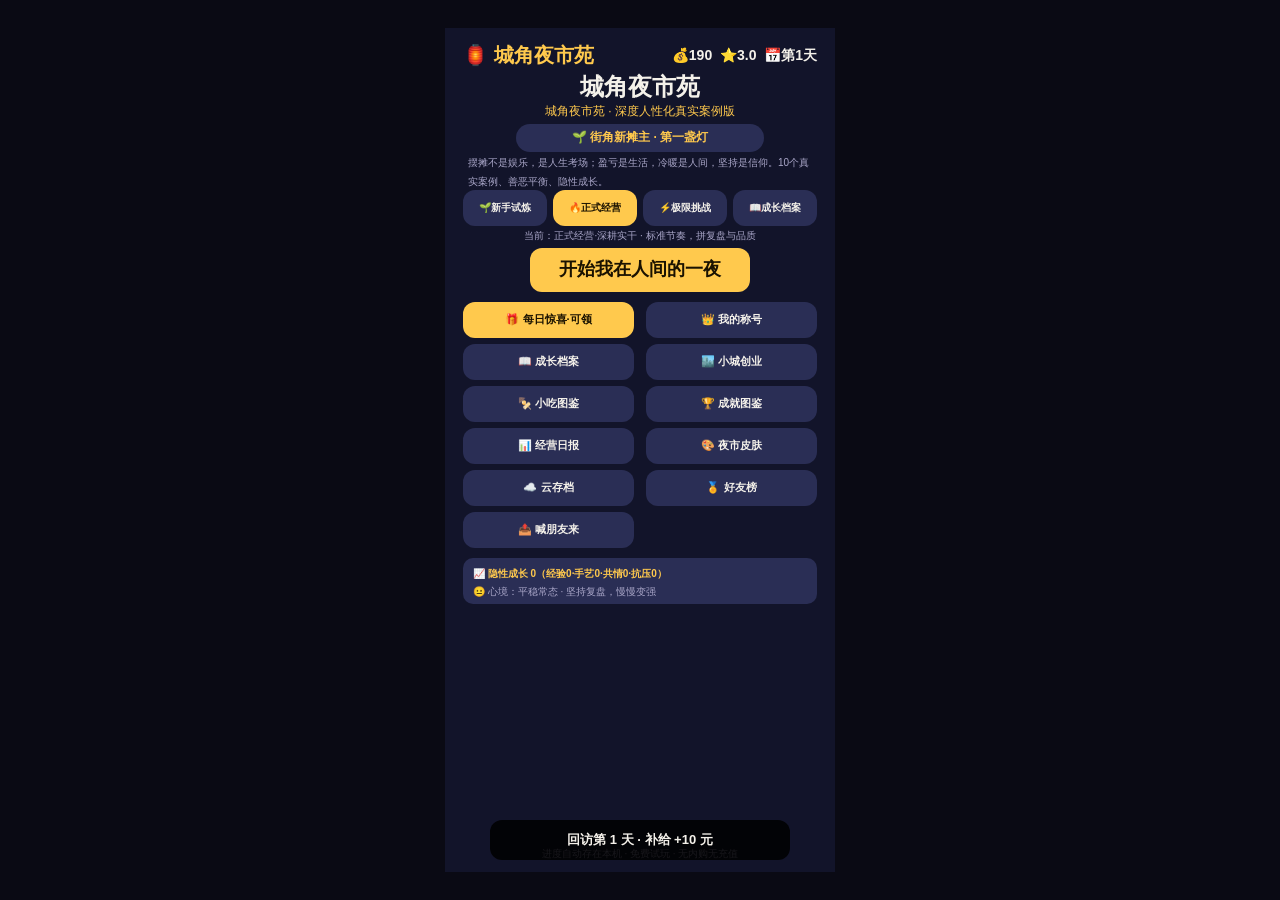
<file: _preview_built.html>
<!DOCTYPE html>
<html><head><meta charset="utf-8"><meta name="viewport" content="width=device-width,initial-scale=1,maximum-scale=1,user-scalable=no">
<title>城角夜市苑 · 小游戏版浏览器预览</title>
<style>html,body{margin:0;background:#0a0a14;overflow:hidden;height:100%;display:flex;justify-content:center;align-items:center}canvas{touch-action:none}</style>
</head><body>
<script>
// 提供 require shim，让微信小游戏的 CommonJS 模块能在浏览器加载
window.__mods = {};
function require(p){
  var name = p.replace(/^\.\//,'').replace(/\.js$/,'');
  if(window.__mods[name]) return window.__mods[name].exports;
  var src = FETCHED[name];
  if(!src) throw new Error('module not found: '+name);
  var mod = {exports:{}}; window.__mods[name]=mod;
  new Function('require','module','exports', src)(require, mod, mod.exports);
  return mod.exports;
}
// 各模块源码由 build_preview.cjs 注入到此处
var FETCHED = {"config":"// config.js —— 《城角夜市苑》运行时配置\r\n// 广告：首次提审 rewardAdUnitId 留空即可（此时免费试玩补给）。\r\n// 开通流量主后【只需把 rewardAdUnitId 填成真实的 adunit-xxx 即自动启用 IAA】，无需改 enabled。\r\n// 如需临时关闭广告，把 enabled 显式设为 false 且 rewardAdUnitId 留空即可。\r\n// 云存档：如需真云端同步，先开通微信云开发，填写 env，并在控制台创建 collection。\r\n// 好友榜：由 openDataContext/index.js 通过微信关系链数据绘制，主域不读取好友昵称/头像。\r\n\r\nvar GAME_NAME = '城角夜市苑';\r\nvar SHORT_NAME = '夜市苑';\r\nvar VERSION = '1.0.1';\r\n\r\nvar CONFIG = {\r\n  GAME_NAME: GAME_NAME,\r\n  SHORT_NAME: SHORT_NAME,\r\n  VERSION: VERSION,\r\n  AD: {\r\n    enabled: false,\r\n    rewardAdUnitId: ''\r\n  },\r\n  CLOUD: {\r\n    enabled: false,\r\n    env: '',\r\n    collection: 'yeshiyuan_cloud_save',\r\n    slotKey: 'cloudSlotId'\r\n  },\r\n  RANK: {\r\n    scoreKey: 'score',\r\n    dayKey: 'day',\r\n    repKey: 'rep',\r\n    titleKey: 'title',\r\n    title: '城角夜市苑 · 同玩好友榜'\r\n  },\r\n  // 奖励机制 v6：均为本地/合规开关，无付费、无强制分享、无分享即到账\r\n  REWARD: {\r\n    enabled: true,\r\n    surprise: true,      // 每日惊喜（连续回访确定性，不随机付费箱）\r\n    tiers: true,         // 跨层级成长称号 + 一次性金币\r\n    vanity: true,        // 虚荣徽章/战绩卡（只读展示）\r\n    referral: true       // 好友推荐回流补给（不强制分享）\r\n  }\r\n};\r\n\r\nfunction mergeObj(target, source) {\r\n  if (!source || typeof source !== 'object') return target;\r\n  Object.keys(source).forEach(function (k) {\r\n    if (source[k] && typeof source[k] === 'object' && !Array.isArray(source[k])) {\r\n      target[k] = mergeObj(target[k] && typeof target[k] === 'object' ? target[k] : {}, source[k]);\r\n    } else {\r\n      target[k] = source[k];\r\n    }\r\n  });\r\n  return target;\r\n}\r\n\r\nif (typeof wx !== 'undefined' && wx.getStorageSync) {\r\n  try {\r\n    var override = wx.getStorageSync('yeshiyuan_runtime_config');\r\n    if (override) mergeObj(CONFIG, override);\r\n  } catch (e) {}\r\n}\r\n\r\nmodule.exports = CONFIG;\r\n","js/config":"// config.js —— 《城角夜市苑》运行时配置\r\n// 广告：首次提审 rewardAdUnitId 留空即可（此时免费试玩补给）。\r\n// 开通流量主后【只需把 rewardAdUnitId 填成真实的 adunit-xxx 即自动启用 IAA】，无需改 enabled。\r\n// 如需临时关闭广告，把 enabled 显式设为 false 且 rewardAdUnitId 留空即可。\r\n// 云存档：如需真云端同步，先开通微信云开发，填写 env，并在控制台创建 collection。\r\n// 好友榜：由 openDataContext/index.js 通过微信关系链数据绘制，主域不读取好友昵称/头像。\r\n\r\nvar GAME_NAME = '城角夜市苑';\r\nvar SHORT_NAME = '夜市苑';\r\nvar VERSION = '1.0.1';\r\n\r\nvar CONFIG = {\r\n  GAME_NAME: GAME_NAME,\r\n  SHORT_NAME: SHORT_NAME,\r\n  VERSION: VERSION,\r\n  AD: {\r\n    enabled: false,\r\n    rewardAdUnitId: ''\r\n  },\r\n  CLOUD: {\r\n    enabled: false,\r\n    env: '',\r\n    collection: 'yeshiyuan_cloud_save',\r\n    slotKey: 'cloudSlotId'\r\n  },\r\n  RANK: {\r\n    scoreKey: 'score',\r\n    dayKey: 'day',\r\n    repKey: 'rep',\r\n    titleKey: 'title',\r\n    title: '城角夜市苑 · 同玩好友榜'\r\n  },\r\n  // 奖励机制 v6：均为本地/合规开关，无付费、无强制分享、无分享即到账\r\n  REWARD: {\r\n    enabled: true,\r\n    surprise: true,      // 每日惊喜（连续回访确定性，不随机付费箱）\r\n    tiers: true,         // 跨层级成长称号 + 一次性金币\r\n    vanity: true,        // 虚荣徽章/战绩卡（只读展示）\r\n    referral: true       // 好友推荐回流补给（不强制分享）\r\n  }\r\n};\r\n\r\nfunction mergeObj(target, source) {\r\n  if (!source || typeof source !== 'object') return target;\r\n  Object.keys(source).forEach(function (k) {\r\n    if (source[k] && typeof source[k] === 'object' && !Array.isArray(source[k])) {\r\n      target[k] = mergeObj(target[k] && typeof target[k] === 'object' ? target[k] : {}, source[k]);\r\n    } else {\r\n      target[k] = source[k];\r\n    }\r\n  });\r\n  return target;\r\n}\r\n\r\nif (typeof wx !== 'undefined' && wx.getStorageSync) {\r\n  try {\r\n    var override = wx.getStorageSync('yeshiyuan_runtime_config');\r\n    if (override) mergeObj(CONFIG, override);\r\n  } catch (e) {}\r\n}\r\n\r\nmodule.exports = CONFIG;\r\n","js/core":"// core.js —— 《城角夜市苑》核心数据逻辑（与渲染无关，可原样复用）\r\n// 源自 H5 版已验证的：FIFO 库存、结算、分成、清单、火候、顾客耐心判定\r\n// 微信小游戏 / 浏览器双环境：通过 Store 适配层读写存档\r\n\r\nvar CONFIG = require('./config.js');\r\n\r\nvar Store = (function () {\r\n  var KEY = 'lifesim_platform_v1';\r\n  var isWx = (typeof wx !== 'undefined' && typeof wx.getStorageSync === 'function');\r\n  function read() {\r\n    try {\r\n      var raw = isWx ? wx.getStorageSync(KEY) : (typeof localStorage !== 'undefined' ? localStorage.getItem(KEY) : null);\r\n      if (!raw) return null;\r\n      return typeof raw === 'string' ? JSON.parse(raw) : raw;\r\n    } catch (e) { return null; }\r\n  }\r\n  function write(obj) {\r\n    try {\r\n      if (isWx) wx.setStorageSync(KEY, obj);\r\n      else if (typeof localStorage !== 'undefined') localStorage.setItem(KEY, JSON.stringify(obj));\r\n    } catch (e) {}\r\n  }\r\n  return { read: read, write: write, isWx: isWx };\r\n})();\r\n\r\nfunction todayKey() {\r\n  var d = new Date();\r\n  return d.getFullYear() + '-' + (d.getMonth() + 1) + '-' + d.getDate();\r\n}\r\nfunction clamp(v, lo, hi) { return Math.max(lo, Math.min(hi, v)); }\r\nfunction round1(v) { return Math.round(v * 10) / 10; }\r\n\r\nvar DEF_SHARED = {\r\n  coins: 180, rep: 3.0, totalRevenue: 0, totalCustomers: 0, perfect: 0,\r\n  clues: 0, partnerLog: [], listClaimed: [], partners: [], chapter: 1, streak: 1,\r\n  bonds: {}, rareMet: [], lastDay: '', lastVisitDay: '', lastShareRewardDay: '',\r\n  oddJobDay: '', reliefDay: '', loanDay: '', depositDay: '', junkDay: '',\r\n  taskDay: '', taskProgress: {}, taskClaimed: false, clueDay: '', errandClueDay: '',\r\n  ownedSkins: ['default'], activeSkin: 'default', achClaimed: [],\r\n  cityUnlocked: false, cityIncome: 0, goodsFound: [], history: [],\r\n  cloudSlotId: '', rankReported: '',\r\n  // 奖励机制 v6：层级称号 / 每日惊喜 / 虚荣展示 / 好友推荐\r\n  tier: 0, tierClaimed: [], chestDay: '', chestStreak: 0,\r\n  highlight: {}, badges: [], lastBadges: [], ref: { code: '', invited: 0, joined: 0, day: '', rewardDay: '' },\r\n  bestCombo: 0, bestProfit: 0, surpriseLog: [],\r\n  // 深度人性化·真实案例版：写实励志内核（情绪/隐性成长/人性事件/复盘）\r\n  emotion: 60, growth: { experience: 0, craft: 0, empathy: 0, resilience: 0, perspective: 0 },\r\n  mode: 'formal', fatigueDays: 0, lossDays: 0, reviewDays: 0,\r\n  buffs: [], dayEvents: [], lastReview: null, storyMet: [],\r\n  // 人间阅历 / 善恶平衡 / 经营格局 / 恒成本与真实波动\r\n  perspective: 0, lifeView: { days: 0, events: 0, good: 0, bad: 0, gov: 0, stories: 0 },\r\n  kindBalance: { good: 0, bad: 0, gov: 0 },\r\n  fixedCostPaid: 0, environment: 0,\r\n  saveVersion: 8\r\n};\r\n\r\n// 12 种小吃：wantRate 之和约等于 1，用于顾客点单概率\r\nvar GOODS = {\r\n  jianbing: { name: '煎饼果子', cost: 6, price: 14, keep: 1, emoji: '煎饼', unlock: 0, wantRate: 0.14 },\r\n  lengmian: { name: '烤冷面', cost: 7, price: 16, keep: 1, emoji: '冷面', unlock: 0, wantRate: 0.11 },\r\n  kaochang: { name: '烤肠', cost: 5, price: 12, keep: 1, emoji: '烤肠', unlock: 0, wantRate: 0.11 },\r\n  shaobing: { name: '烤炉饼', cost: 4, price: 11, keep: 2, emoji: '炉饼', unlock: 40, wantRate: 0.09 },\r\n  naicha: { name: '手打柠檬茶', cost: 5, price: 13, keep: 1, emoji: '柠檬茶', unlock: 100, wantRate: 0.09 },\r\n  zhachuan: { name: '炸串', cost: 8, price: 19, keep: 1, emoji: '炸串', unlock: 220, wantRate: 0.10 },\r\n  tanghulu: { name: '冰糖葫芦', cost: 3, price: 9, keep: 2, emoji: '糖葫芦', unlock: 0, wantRate: 0.08 },\r\n  kaoyu: { name: '铁板鱿鱼', cost: 9, price: 22, keep: 1, emoji: '鱿鱼', unlock: 350, wantRate: 0.08 },\r\n  douhua: { name: '豆腐脑', cost: 4, price: 10, keep: 1, emoji: '豆腐脑', unlock: 500, wantRate: 0.07 },\r\n  bingfen: { name: '手搓冰粉', cost: 5, price: 13, keep: 1, emoji: '冰粉', unlock: 700, wantRate: 0.06 },\r\n  roujiamo: { name: '腊汁肉夹馍', cost: 10, price: 23, keep: 2, emoji: '肉夹馍', unlock: 950, wantRate: 0.04 },\r\n  yaxue: { name: '鸭血粉丝汤', cost: 11, price: 25, keep: 1, emoji: '粉丝汤', unlock: 1300, wantRate: 0.03 }\r\n};\r\n\r\n// 皮肤：只改视觉与少许客流/小费加成，不涉及任何付费\r\nvar SKINS = [\r\n  { id: 'default', name: '烟火夜市', em: '🏮', bg: '#12142a', accent: '#ffc94d', need: '默认拥有', flow: 0, tip: 0, ok: function () { return true; } },\r\n  { id: 'dusk', name: '黄昏街角', em: '🌆', bg: '#2a1b2e', accent: '#ff9d6c', need: '累计营收≥300', flow: 1, tip: 0, ok: function (s) { return s.shared.totalRevenue >= 300; } },\r\n  { id: 'neon', name: '霓虹不夜', em: '🌃', bg: '#0f1c33', accent: '#5be3ff', need: '口碑≥4.2', flow: 2, tip: 1, ok: function (s) { return s.shared.rep >= 4.2; } },\r\n  { id: 'dawn', name: '清晨早市', em: '🌅', bg: '#1e2a22', accent: '#ffe08a', need: '经营到第8天', flow: 1, tip: 2, ok: function (s) { return s.scene.day >= 8; } }\r\n];\r\n\r\n// 成就图鉴：完成后可领取一次性金币，纯荣誉系统\r\nvar ACHIEVEMENTS = [\r\n  { id: 'firstBuck', em: '🌱', name: '第一桶金', desc: '累计营收达到 100', rw: 20, ok: function (s) { return s.shared.totalRevenue >= 100; } },\r\n  { id: 'streetStar', em: '⭐', name: '街边红人', desc: '口碑达到 4.5', rw: 40, ok: function (s) { return s.shared.rep >= 4.5; } },\r\n  { id: 'regularFriend', em: '💌', name: '四方皆熟', desc: '与 3 位常客成为朋友', rw: 40, ok: function (s) { var b = s.shared.bonds || {}; return Object.keys(b).filter(function (k) { return b[k] >= 3; }).length >= 3; } },\r\n  { id: 'perfectTen', em: '🔥', name: '火候大师', desc: '完美出锅累计 10 次', rw: 35, ok: function (s) { return s.shared.perfect >= 10; } },\r\n  { id: 'foodie', em: '🍢', name: '百味齐全', desc: '解锁 8 种小吃', rw: 50, ok: function (s) { return Object.keys(GOODS).filter(function (k) { return s.shared.totalRevenue >= GOODS[k].unlock; }).length >= 8; } },\r\n  { id: 'cityBoss', em: '🏙️', name: '小城掌柜', desc: '开张小城创业场景', rw: 60, ok: function (s) { return !!s.shared.cityUnlocked; } },\r\n  { id: 'clueAll', em: '🔮', name: '匣中旧事', desc: '解开所有神秘线索', rw: 70, ok: function (s) { return (s.shared.clues || 0) >= 50; } },\r\n  { id: 'dayTen', em: '📅', name: '十日不辍', desc: '经营满 10 天', rw: 45, ok: function (s) { return s.scene.day >= 10; } }\r\n];\r\n\r\n// ============================================================\r\n// 奖励机制 v6：跨层级成长 + 每日惊喜 + 虚荣展示 + 好友推荐\r\n// 设计约束：\r\n//  1) 层级奖励锚定\"经营里程碑\"（营收/口碑/完美/天数），奖励玩得好，不奖励挂机。\r\n//  2) 每日惊喜按\"连续回访天数\"确定性解锁，不做随机付费、不做分享即到账。\r\n//  3) 虚荣称号只读展示，不设付费入口；推荐好友只给\"回流补给\"，不强制分享。\r\n// ============================================================\r\n\r\n// 跨层级成长阶梯：每跨一级给一次性金币 + 永久称号，成就墙/好友榜/战绩卡可展示\r\nvar REWARD_TIERS = [\r\n  { id: 0, em: '🌱', name: '街角新摊主', sub: '第一盏灯', need: '开始经营', rw: 0,\r\n    ok: function () { return true; } },\r\n  { id: 1, em: '🔥', name: '火候学徒', sub: '烟火初成', need: '完美出锅 3 次', rw: 25,\r\n    ok: function (s) { return (s.shared.perfect || 0) >= 3; } },\r\n  { id: 2, em: '🏮', name: '夜市熟脸', sub: '有人认得你', need: '累计营收 300', rw: 45,\r\n    ok: function (s) { return (s.shared.totalRevenue || 0) >= 300; } },\r\n  { id: 3, em: '⭐', name: '街坊红人', sub: '回头客多了', need: '口碑 4.2 且 3 位熟客', rw: 70,\r\n    ok: function (s) { var b = s.shared.bonds || {}; return (s.shared.rep || 0) >= 4.2 && Object.keys(b).filter(function (k) { return b[k] >= 3; }).length >= 3; } },\r\n  { id: 4, em: '👑', name: '夜市掌柜', sub: '一条街都认识', need: '累计营收 1200 且 第 10 天', rw: 120,\r\n    ok: function (s) { return (s.shared.totalRevenue || 0) >= 1200 && (s.scene.day || 1) >= 10; } },\r\n  { id: 5, em: '🏆', name: '城角传说', sub: '这条街记住了你', need: '累计营收 3000 且 完美 30 次', rw: 220,\r\n    ok: function (s) { return (s.shared.totalRevenue || 0) >= 3000 && (s.shared.perfect || 0) >= 30; } }\r\n];\r\n\r\n// 每日惊喜：按连续回访天数确定性开启（不是随机付费箱，不对分享设门槛）\r\n// 每 3 天一轮回：金币补给 → 线索+金币 → 称号碎片感（金币更多）+ 稀有客人口彩\r\nvar SURPRISE_DAYS = [\r\n  { em: '🎁', name: '街坊塞来的红包', text: '收摊时隔壁摊主塞来一个红包', coin: 18 },\r\n  { em: '🔮', name: '木匣里的旧物', text: '匣子缝里掉出一片旧纸，还有几枚零钱', coin: 12, clue: 1 },\r\n  { em: '🌟', name: '熟客的谢礼', text: '常客临走留下一句\"明天还来\"，压着一张纸币', coin: 30 },\r\n  { em: '🍢', name: '夜市幸运签', text: '抽到一张幸运签，今晚的烟火气格外旺', coin: 24, rep: 0.05 }\r\n];\r\n\r\n// 虚荣称号：只读展示，满足\"被看见\"，不设任何付费或强制分享入口\r\nvar VANITY_BADGES = [\r\n  { id: 'tier', em: '👑', name: function (s) { return rewardTier(s).name; }, desc: '当前经营称号' },\r\n  { id: 'combo', em: '⚡', name: function (s) { return '连击纪录 ×' + (s.shared.bestCombo || 0); }, desc: '单晚最高连击', ok: function (s) { return (s.shared.bestCombo || 0) >= 3; } },\r\n  { id: 'profit', em: '💰', name: function (s) { return '单晚净利 ' + Math.round(s.shared.bestProfit || 0); }, desc: '最高单晚净利', ok: function (s) { return (s.shared.bestProfit || 0) > 0; } },\r\n  { id: 'perfect', em: '🔥', name: function (s) { return '完美出锅 ' + (s.shared.perfect || 0) + ' 次'; }, desc: '火候大师之路', ok: function (s) { return (s.shared.perfect || 0) >= 1; } },\r\n  { id: 'ach', em: '🏅', name: function (s) { return '成就 ' + achStats(s).done + '/' + achStats(s).total; }, desc: '图鉴收集度', ok: function (s) { return achStats(s).done > 0; } },\r\n  { id: 'ref', em: '🤝', name: function (s) { return '带来 ' + ((s.shared.ref && s.shared.ref.joined) || 0) + ' 位伙伴'; }, desc: '好友推荐', ok: function (s) { return !!((s.shared.ref && s.shared.ref.joined) || 0); } },\r\n  { id: 'streak', em: '📅', name: function (s) { return '连续回访 ' + (s.shared.streak || 1) + ' 天'; }, desc: '陪伴这个函数', ok: function (s) { return (s.shared.streak || 1) >= 2; } }\r\n];\r\n\r\n// 小城创业：解锁后每天可收租，形成长线被动收益（游戏币）\r\nvar CITY_SCENES = [\r\n  { id: 'stall', em: '🛒', name: '夜市分摊', cost: 0, income: 0, need: '起始', ok: function () { return true; } },\r\n  { id: 'shop', em: '🏪', name: '街边小店', cost: 300, income: 12, need: '累计营收≥300', ok: function (s) { return s.shared.totalRevenue >= 300; } },\r\n  { id: 'kiosk', em: '🏬', name: '小城连锁档口', cost: 900, income: 35, need: '累计营收≥900', ok: function (s) { return s.shared.totalRevenue >= 900; } }\r\n];\r\nvar STALLS = [\r\n  { name: '街角空位', rent: 20, flow: 8, unlock: 0 },\r\n  { name: '学校后门', rent: 45, flow: 14, unlock: 200 },\r\n  { name: '广场入口', rent: 80, flow: 22, unlock: 500 }\r\n];\r\n\r\nvar TASKS = [\r\n  { id: 'sold', em: '🍜', title: '卖出 6 份小吃', goal: 6, reward: 20 },\r\n  { id: 'perfect', em: '🔥', title: '完美出锅 3 次', goal: 3, reward: 30 },\r\n  { id: 'profit', em: '💰', title: '单晚净赚 80 元', goal: 80, reward: 25 }\r\n];\r\n\r\nvar REGULARS = [\r\n  { id: 'laozhang', em: '👴', name: '老张头', lines: ['还是老样子，来份家常的。', '我孙女说你这儿的最好吃。'], reward: '老张头成了你的忠实顾客，客流+1' },\r\n  { id: 'xiaomei', em: '👩', name: '小美', lines: ['加班到现在，饿死了～', '今天发了工资，要好好犒劳自己！'], reward: '小美把你推荐给了同事，人缘小涨' },\r\n  { id: 'xiaoming', em: '🧑', name: '明哥', lines: ['辅导班下课，顺路过来。', '给我留一份，老规矩。'], reward: '明哥介绍了学生家长来，回头客增多' },\r\n  { id: 'ayi', em: '👵', name: '李阿姨', lines: ['小伙子，今天生意咋样？', '天冷了，你也早点收摊。'], reward: '李阿姨天天来唠嗑，把你的摊子当成了第二个家' }\r\n];\r\n\r\nvar RARE = [\r\n  { id: 'foodcritic', em: '🌟', name: '神秘美食达人', bonus: 88, text: '一位美食达人悄悄来尝了一口，说要帮你宣传！' },\r\n  { id: 'nightowl', em: '🎩', name: '深夜的西装客', bonus: 66, text: '一位衣着讲究的客人多付了钱，只说了一句：今晚，谢谢。' },\r\n  { id: 'oldfriend', em: '🎈', name: '多年未见的老同学', bonus: 50, text: '老同学认出了你，走时坚持要多给一份钱。' }\r\n];\r\n\r\nvar MYSTERY_STORY = [\r\n  { need: 0, title: '上锁的旧木匣', text: '摊子底下压着一只落灰的木匣，锁孔旁刻着：凑齐六片，才配知道这条街的秘密。' },\r\n  { need: 6, title: '第一片 · 泛黄的收据', text: '1998年，夜市西口。有人用一碗热汤救了赶夜路的我。落款只有一个模糊的谢字。' },\r\n  { need: 15, title: '第二片 · 半张旧照片', text: '照片上是同一条街，只是摊位更旧、灯更暗。背面写着：她每天都在等一个人，后来那人真的来了。' },\r\n  { need: 30, title: '第三片 · 摊主的日记', text: '把生意做好，自然会有人替你把故事讲下去。你接过的从来不只是一个摊子。' },\r\n  { need: 50, title: '匣底 · 未寄出的信', text: '给愿意把这行做下去的人——这条街会记得你。' }\r\n];\r\n\r\nvar STREET_SHIFTS = [\r\n  { em: '🎪', text: '演出散场，人群涌向夜市', delta: 3 },\r\n  { em: '🌧️', text: '飘起小雨，路人加快脚步', delta: -3 },\r\n  { em: '📣', text: '入口广播吆喝，客流被拉过来', delta: 2 },\r\n  { em: '🚓', text: '夜巡经过，人群暂时散开', delta: -2 },\r\n  { em: '🍢', text: '隔壁摊买二送一，抢走客人', delta: -2 }\r\n];\r\n\r\nvar ERRANDS = [\r\n  { em: '🍢', from: '烤串王', title: '帮忙串 3 串', need: 3, coin: 12, traffic: 1, rep: 0 },\r\n  { em: '🧋', from: '柠檬茶摊', title: '帮忙递 2 次杯', need: 2, coin: 8, traffic: 0, rep: 0 },\r\n  { em: '📦', from: '夜市快递点', title: '代收一个快递', need: 1, coin: 15, traffic: 0, rep: 0 },\r\n  { em: '🎪', from: '广场舞台', title: '帮忙搬 3 箱道具', need: 3, coin: 10, traffic: 2, rep: 0 }\r\n];\r\n\r\n// ---- 合伙人：仍是合规的街坊搭伙/帮衬，净利分成、封顶退出 ----\r\nvar PARTNER_TIERS = [\r\n  {\r\n    id: 'street', name: '街坊搭伙', em: '🤝', invest: 60, share: 0.20, cap: 90, needText: '随时可搭伙',\r\n    need: function () { return true; }\r\n  },\r\n  {\r\n    id: 'neighbor', name: '邻里帮衬', em: '🧑‍🌾', invest: 120, share: 0.22, cap: 165, needText: '口碑≥3.8 或 累计营收≥500',\r\n    need: function (save) { return save.shared.rep >= 3.8 || save.shared.totalRevenue >= 500; }\r\n  },\r\n  {\r\n    id: 'oldfriend', name: '老友帮衬', em: '🧑‍🤝‍🧑', invest: 200, share: 0.25, cap: 280, needText: '口碑≥4.2 且 清单完成≥3',\r\n    need: function (save) { return save.shared.rep >= 4.2 && lifeDone(save) >= 3; }\r\n  }\r\n];\r\n\r\nfunction defaultSave() {\r\n  var s = {};\r\n  for (var k in DEF_SHARED) {\r\n    var v = DEF_SHARED[k];\r\n    if (Array.isArray(v)) s[k] = v.slice();\r\n    else if (v && typeof v === 'object') { var o = {}; for (var kk in v) o[kk] = v[kk]; s[k] = o; }\r\n    else s[k] = v;\r\n  }\r\n  return { shared: s, scene: { day: 1, stock: [], shelf: 'jianbing', stall: 0, debt: 0 } };\r\n}\r\n\r\nfunction ensureDayState(save) {\r\n  if (!save || !save.shared) return;\r\n  var key = todayKey();\r\n  if (!save.shared.bonds || typeof save.shared.bonds !== 'object' || Array.isArray(save.shared.bonds)) save.shared.bonds = {};\r\n  if (!save.shared.rareMet || !Array.isArray(save.shared.rareMet)) save.shared.rareMet = [];\r\n  if (!save.shared.taskProgress || typeof save.shared.taskProgress !== 'object' || Array.isArray(save.shared.taskProgress)) save.shared.taskProgress = {};\r\n  ['partnerLog', 'listClaimed', 'partners', 'rareMet', 'ownedSkins', 'achClaimed', 'goodsFound', 'history'].forEach(function (k) {\r\n    if (!Array.isArray(save.shared[k])) save.shared[k] = [];\r\n  });\r\n  if ((save.shared.ownedSkins || []).indexOf('default') < 0) save.shared.ownedSkins.push('default');\r\n  if (!save.shared.activeSkin) save.shared.activeSkin = 'default';\r\n  if (typeof save.shared.cityUnlocked !== 'boolean') save.shared.cityUnlocked = false;\r\n  if (!isFinite(Number(save.shared.cityIncome))) save.shared.cityIncome = 0;\r\n  if (save.shared.taskDay !== key) {\r\n    save.shared.taskDay = key;\r\n    save.shared.taskProgress = {};\r\n    save.shared.taskClaimed = false;\r\n  }\r\n}\r\n\r\nfunction loadSave() {\r\n  var d = Store.read();\r\n  if (!d || typeof d !== 'object') return defaultSave();\r\n  var def = defaultSave();\r\n  if (!d.shared || typeof d.shared !== 'object') d.shared = def.shared;\r\n  if (!d.scene || typeof d.scene !== 'object') d.scene = def.scene;\r\n\r\n  for (var k in DEF_SHARED) {\r\n    if (d.shared[k] === undefined || d.shared[k] === null) {\r\n      var v = DEF_SHARED[k];\r\n      if (Array.isArray(v)) d.shared[k] = v.slice();\r\n      else if (v && typeof v === 'object') { var o = {}; for (var kk in v) o[kk] = v[kk]; d.shared[k] = o; }\r\n      else d.shared[k] = v;\r\n    } else if (Array.isArray(DEF_SHARED[k]) && !Array.isArray(d.shared[k])) {\r\n      d.shared[k] = [];\r\n    }\r\n  }\r\n  ['coins', 'rep', 'totalRevenue', 'totalCustomers', 'perfect', 'clues', 'chapter', 'streak'].forEach(function (key) {\r\n    var n = Number(d.shared[key]);\r\n    if (!isFinite(n)) n = DEF_SHARED[key];\r\n    d.shared[key] = n;\r\n  });\r\n\r\n  if (!Array.isArray(d.scene.stock)) d.scene.stock = [];\r\n  d.scene.stock = d.scene.stock.filter(function (b) {\r\n    return b && GOODS[b.key] && Number(b.qty) > 0;\r\n  }).map(function (b) {\r\n    var g = GOODS[b.key];\r\n    var buyDay = Number(b.buyDay) > 0 ? Number(b.buyDay) : 1;\r\n    var expireDay = Number(b.expireDay) > 0 ? Number(b.expireDay) : buyDay + g.keep;\r\n    return { key: b.key, qty: Number(b.qty), buyDay: buyDay, expireDay: expireDay };\r\n  });\r\n  if (!GOODS[d.scene.shelf]) d.scene.shelf = 'jianbing';\r\n  if (!GOODS[d.scene.shelf] || d.shared.totalRevenue < GOODS[d.scene.shelf].unlock) d.scene.shelf = 'jianbing';\r\n  if (!STALLS[d.scene.stall]) d.scene.stall = 0;\r\n  if (!isFinite(Number(d.scene.day)) || Number(d.scene.day) < 1) d.scene.day = 1;\r\n  else d.scene.day = Number(d.scene.day);\r\n  if (!isFinite(Number(d.scene.debt)) || Number(d.scene.debt) < 0) d.scene.debt = 0;\r\n  else d.scene.debt = Number(d.scene.debt);\r\n\r\n  if (!d.shared.cloudSlotId) {\r\n    try {\r\n      d.shared.cloudSlotId = 'ysy_' + Date.now().toString(36) + '_' + Math.random().toString(36).slice(2, 10);\r\n    } catch (e) { d.shared.cloudSlotId = 'ysy_local'; }\r\n  }\r\n  // v6 奖励机制字段：老存档平滑迁移，不丢任何既有进度\r\n  if (!d.shared.ref || typeof d.shared.ref !== 'object') d.shared.ref = {};\r\n  ['code', 'invited', 'joined', 'day', 'rewardDay'].forEach(function (k) {\r\n    if (d.shared.ref[k] === undefined || d.shared.ref[k] === null) d.shared.ref[k] = DEF_SHARED.ref[k];\r\n  });\r\n  d.shared.ref.invited = Number(d.shared.ref.invited) || 0;\r\n  d.shared.ref.joined = Number(d.shared.ref.joined) || 0;\r\n  if (!Array.isArray(d.shared.tierClaimed)) d.shared.tierClaimed = [];\r\n  if (!Array.isArray(d.shared.badges)) d.shared.badges = [];\r\n  if (!Array.isArray(d.shared.lastBadges)) d.shared.lastBadges = [];\r\n  if (!Array.isArray(d.shared.surpriseLog)) d.shared.surpriseLog = [];\r\n  if (!d.shared.highlight || typeof d.shared.highlight !== 'object') d.shared.highlight = {};\r\n  ['bestCombo', 'bestProfit', 'chestStreak'].forEach(function (k) {\r\n    d.shared[k] = Number(d.shared[k]) || 0;\r\n  });\r\n  // 深度人性化·真实案例版：写实系统字段迁移（隐性成长永不清零）\r\n  if (d.shared.emotion == null || !isFinite(Number(d.shared.emotion))) d.shared.emotion = 60;\r\n  d.shared.emotion = clamp(Number(d.shared.emotion), 0, 100);\r\n  if (!d.shared.growth || typeof d.shared.growth !== 'object') d.shared.growth = {};\r\n  ['experience', 'craft', 'empathy', 'resilience', 'perspective'].forEach(function (k) {\r\n    d.shared.growth[k] = Math.max(0, Number(d.shared.growth[k]) || 0);\r\n  });\r\n  if (!d.shared.mode) d.shared.mode = 'formal';\r\n  ['fatigueDays', 'lossDays', 'reviewDays', 'fixedCostPaid', 'perspective'].forEach(function (k) {\r\n    d.shared[k] = Number(d.shared[k]) || 0;\r\n  });\r\n  if (!Array.isArray(d.shared.buffs)) d.shared.buffs = [];\r\n  if (!Array.isArray(d.shared.dayEvents)) d.shared.dayEvents = [];\r\n  if (!Array.isArray(d.shared.storyMet)) d.shared.storyMet = [];\r\n  if (!d.shared.lifeView || typeof d.shared.lifeView !== 'object') d.shared.lifeView = { days: 0, events: 0, good: 0, bad: 0, gov: 0, stories: 0 };\r\n  ['days', 'events', 'good', 'bad', 'gov', 'stories'].forEach(function (k) {\r\n    d.shared.lifeView[k] = Math.max(0, Number(d.shared.lifeView[k]) || 0);\r\n  });\r\n  if (!d.shared.kindBalance || typeof d.shared.kindBalance !== 'object') d.shared.kindBalance = { good: 0, bad: 0, gov: 0 };\r\n  ['good', 'bad', 'gov'].forEach(function (k) {\r\n    d.shared.kindBalance[k] = Math.max(0, Number(d.shared.kindBalance[k]) || 0);\r\n  });\r\n  d.shared.saveVersion = 8;\r\n  ensureDayState(d);\r\n  return d;\r\n}\r\nfunction saveSave(d) { if (d) ensureDayState(d); Store.write(d); }\r\n\r\n// ---- 商品解锁与 FIFO 库存：按 buyDay 先进先出核销 ----\r\nfunction isGoodUnlocked(save, key) {\r\n  var g = GOODS[key];\r\n  return !!g && save.shared.totalRevenue >= g.unlock;\r\n}\r\nfunction addStock(save, key, qty) {\r\n  var g = GOODS[key]; if (!g || !isGoodUnlocked(save, key)) return false;\r\n  var cost = g.cost * qty;\r\n  if (save.shared.coins < cost) return false;\r\n  save.shared.coins -= cost;\r\n  save.scene.stock.push({ key: key, qty: qty, buyDay: save.scene.day, expireDay: save.scene.day + g.keep });\r\n  return true;\r\n}\r\nfunction stockQty(save, key) {\r\n  var n = 0; save.scene.stock.forEach(function (b) { if (b.key === key && b.qty > 0) n += b.qty; });\r\n  return n;\r\n}\r\nfunction consumeStock(save, key) {\r\n  var batches = save.scene.stock.filter(function (b) { return b.key === key && b.qty > 0; })\r\n                                .sort(function (a, b) { return a.buyDay - b.buyDay; });\r\n  if (!batches.length) return null;\r\n  var b = batches[0]; b.qty -= 1;\r\n  return { key: key, cost: GOODS[key].cost, buyDay: b.buyDay };\r\n}\r\nfunction expireStock(save) {\r\n  var lost = 0, kept = [];\r\n  save.scene.stock.forEach(function (b) {\r\n    if (b.expireDay < save.scene.day && b.qty > 0) lost += b.qty; else kept.push(b);\r\n  });\r\n  save.scene.stock = kept;\r\n  return lost;\r\n}\r\n\r\n// ---- 口碑、线索、每日任务 ----\r\nfunction applyRep(save, delta) {\r\n  if (!delta) return save.shared.rep;\r\n  save.shared.rep = round1(clamp(save.shared.rep + delta, 1, 5));\r\n  return save.shared.rep;\r\n}\r\nfunction addClue(save, n) {\r\n  var add = Math.max(0, Number(n) || 1);\r\n  save.shared.clues = Math.max(0, Number(save.shared.clues) || 0) + add;\r\n  return save.shared.clues;\r\n}\r\nfunction mysteryStage(save) {\r\n  var st = 0;\r\n  for (var i = 0; i < MYSTERY_STORY.length; i++) if ((save.shared.clues || 0) >= MYSTERY_STORY[i].need) st = i;\r\n  return st;\r\n}\r\nfunction updateTask(save, id, value) {\r\n  ensureDayState(save);\r\n  if (save.shared.taskClaimed) return;\r\n  var n = Math.max(0, Number(value) || 0);\r\n  save.shared.taskProgress[id] = Math.max(save.shared.taskProgress[id] || 0, n);\r\n}\r\nfunction taskProgress(save, id) {\r\n  ensureDayState(save);\r\n  return save.shared.taskProgress[id] || 0;\r\n}\r\nfunction tasksAllDone(save) {\r\n  ensureDayState(save);\r\n  return TASKS.every(function (t) { return taskProgress(save, t.id) >= t.goal; });\r\n}\r\nfunction claimTasks(save) {\r\n  ensureDayState(save);\r\n  if (save.shared.taskClaimed || !tasksAllDone(save)) return 0;\r\n  var reward = TASKS.reduce(function (sum, t) { return sum + t.reward; }, 0);\r\n  save.shared.taskClaimed = true;\r\n  save.shared.coins += reward;\r\n  return reward;\r\n}\r\n\r\n// ---- 常客羁绊与稀有客人 ----\r\nfunction addBond(save, regularId) {\r\n  ensureDayState(save);\r\n  var r = null;\r\n  for (var i = 0; i < REGULARS.length; i++) if (REGULARS[i].id === regularId) r = REGULARS[i];\r\n  if (!r) return null;\r\n  save.shared.bonds[r.id] = (save.shared.bonds[r.id] || 0) + 1;\r\n  if (save.shared.bonds[r.id] === 3) {\r\n    applyRep(save, 0.3);\r\n    addClue(save, 1);\r\n    return r;\r\n  }\r\n  return null;\r\n}\r\nfunction maybeRare(save, customer) {\r\n  if (!save || Math.random() >= 0.07) return null;\r\n  var r = RARE[Math.floor(Math.random() * RARE.length)];\r\n  customer.rare = r;\r\n  customer.bonus = r.bonus;\r\n  if (save.shared.rareMet.indexOf(r.id) < 0) {\r\n    save.shared.rareMet.push(r.id);\r\n    addClue(save, 1);\r\n  }\r\n  return r;\r\n}\r\n\r\n// ---- 合伙人分成 ----\r\nfunction activePartners(save) {\r\n  return (save.shared.partners || []).filter(function (p) { return !p.retired && (p.paid || 0) < (PARTNER_TIER(p.type).cap); });\r\n}\r\nfunction PARTNER_TIER(id) {\r\n  for (var i = 0; i < PARTNER_TIERS.length; i++) if (PARTNER_TIERS[i].id === id) return PARTNER_TIERS[i];\r\n  return PARTNER_TIERS[0];\r\n}\r\nfunction partnerUnlocked(save, id) {\r\n  var def = PARTNER_TIER(id);\r\n  var hasSame = activePartners(save).some(function (p) { return p.type === id; });\r\n  return !!def.need(save) && !hasSame && activePartners(save).length < 3;\r\n}\r\nfunction takePartner(save, id) {\r\n  var def = PARTNER_TIER(id);\r\n  if (!partnerUnlocked(save, id)) return null;\r\n  save.shared.coins += def.invest;\r\n  save.shared.partners.push({ type: id, paid: 0, retired: false });\r\n  save.shared.partnerLog = save.shared.partnerLog || [];\r\n  save.shared.partnerLog.push({ day: save.scene.day, type: id, invest: def.invest, share: def.share, cap: def.cap });\r\n  return def;\r\n}\r\nfunction settlePartners(save, profit) {\r\n  var notes = [];\r\n  (save.shared.partners || []).slice().forEach(function (p) {\r\n    if (p.retired) return;\r\n    var def = PARTNER_TIER(p.type);\r\n    var share = profit > 0 ? Math.max(0, Math.round(profit * def.share)) : 0;\r\n    p.paid = (p.paid || 0) + share;\r\n    if (share > 0) {\r\n      save.shared.coins -= share;\r\n      notes.push(def.name + ' 分走 ' + share + ' 元');\r\n    }\r\n    if (p.paid >= def.cap) {\r\n      p.retired = true;\r\n      notes.push(def.name + ' 分够 ' + def.cap + ' 元，已体面退出');\r\n    }\r\n  });\r\n  return notes;\r\n}\r\n\r\n// ---- 人生清单（保留旧数字索引兼容） ----\r\nvar LIFE_LIST = [\r\n  { id: 'first', t: '第一次备货', em: '🌱', rw: 15, ok: function (s) { return s.scene.stock.length > 0 || s.shared.totalCustomers > 0; } },\r\n  { id: 'firstSale', t: '摆出第一个摊', em: '🛒', rw: 15, ok: function (s) { return s.shared.totalCustomers >= 1; } },\r\n  { id: 'sold10', t: '接待 10 位客人', em: '🍜', rw: 20, ok: function (s) { return s.shared.totalCustomers >= 10; } },\r\n  { id: 'perfect5', t: '完美出锅 5 次', em: '🔥', rw: 25, ok: function (s) { return s.shared.perfect >= 5; } },\r\n  { id: 'earn100', t: '累计营收破 100', em: '💰', rw: 20, ok: function (s) { return s.shared.totalRevenue >= 100; } },\r\n  { id: 'earn500', t: '累计营收破 500', em: '🏆', rw: 40, ok: function (s) { return s.shared.totalRevenue >= 500; } },\r\n  { id: 'day5', t: '连续经营 5 天', em: '📅', rw: 30, ok: function (s) { return s.scene.day >= 5; } },\r\n  { id: 'bond1', t: '和一位常客成为朋友', em: '💌', rw: 35, ok: function (s) { var b = s.shared.bonds || {}; return Object.keys(b).some(function (k) { return b[k] >= 3; }); } },\r\n  { id: 'rare1', t: '遇见第一位稀有客人', em: '🌟', rw: 25, ok: function (s) { return (s.shared.rareMet || []).length >= 1; } },\r\n  { id: 'clue6', t: '拼出第一段匣中往事', em: '🔮', rw: 35, ok: function (s) { return (s.shared.clues || 0) >= 6; } },\r\n  { id: 'rep5', t: '口碑达到满星', em: '⭐', rw: 60, ok: function (s) { return s.shared.rep >= 5; } }\r\n];\r\nfunction lifeDone(save) { return LIFE_LIST.filter(function (it) { return it.ok(save); }).length; }\r\nfunction claimLife(save) {\r\n  var gained = 0, notes = [];\r\n  if (!save.shared.listClaimed) save.shared.listClaimed = [];\r\n  LIFE_LIST.forEach(function (it, i) {\r\n    var byId = save.shared.listClaimed.indexOf(it.id) >= 0;\r\n    var byIndex = save.shared.listClaimed.indexOf(i) >= 0;\r\n    if (it.ok(save) && !byId && !byIndex) {\r\n      save.shared.listClaimed.push(it.id);\r\n      save.shared.coins += it.rw; gained += it.rw;\r\n      notes.push(it.em + '「' + it.t + '」+' + it.rw);\r\n    }\r\n  });\r\n  return { gained: gained, notes: notes };\r\n}\r\n\r\n// ---- 火候判定：口碑越高，稳定区越宽 ----\r\nfunction judgeCook(pos, rep) {\r\n  var r = Number(rep) || 3;\r\n  var goodLo = r >= 4 ? 35 : (r < 2.5 ? 41 : 38);\r\n  var goodHi = r >= 4 ? 65 : (r < 2.5 ? 59 : 62);\r\n  var perfectLo = r >= 4 ? 46 : 47;\r\n  var perfectHi = r >= 4 ? 54 : 53;\r\n  if (pos >= perfectLo && pos <= perfectHi) return { quality: 'perfect', mult: 1.35, perfect: true };\r\n  if (pos >= goodLo && pos <= goodHi) return { quality: 'good', mult: 1.0, perfect: false };\r\n  return { quality: 'fail', mult: 0, perfect: false };\r\n}\r\n\r\n// ---- 顾客与街况 ----\r\nfunction makeCustomer(patienceMs, now, save) {\r\n  var c = { born: now, deadline: now + patienceMs, served: false, want: 'jianbing', regular: null, rare: null, bonus: 0, line: '' };\r\n  var keys = Object.keys(GOODS).filter(function (k) { return !save || isGoodUnlocked(save, k); });\r\n  var roll = Math.random(), acc = 0;\r\n  for (var i = 0; i < keys.length; i++) {\r\n    acc += (GOODS[keys[i]].wantRate || 0.1);\r\n    if (roll <= acc || i === keys.length - 1) { c.want = keys[i]; break; }\r\n  }\r\n  if (save) {\r\n    if (Math.random() < 0.24) {\r\n      var r = REGULARS[Math.floor(Math.random() * REGULARS.length)];\r\n      c.regular = r;\r\n      c.line = r.lines[Math.floor(Math.random() * r.lines.length)];\r\n    }\r\n    maybeRare(save, c);\r\n  }\r\n  return c;\r\n}\r\nfunction customerPatiencePct(c, now) { return Math.max(0, Math.min(100, (c.deadline - now) / (c.deadline - c.born) * 100)); }\r\nfunction rollStreetShift() {\r\n  var s = STREET_SHIFTS[Math.floor(Math.random() * STREET_SHIFTS.length)];\r\n  return { em: s.em, text: s.text, delta: s.delta };\r\n}\r\nfunction startErrand() {\r\n  var def = ERRANDS[Math.floor(Math.random() * ERRANDS.length)];\r\n  return { def: def, progress: 0, deadline: Date.now() + 14000 };\r\n}\r\nfunction doErrand(save, errand) {\r\n  if (!errand || !errand.def) return { done: false };\r\n  errand.progress++;\r\n  if (errand.progress < errand.def.need) return { done: false, progress: errand.progress };\r\n  var d = errand.def;\r\n  return { done: true, coin: d.coin || 0, traffic: d.traffic || 0, rep: d.rep || 0, from: d.from };\r\n}\r\n\r\n// ---- 结算（源自原版 endDay） ----\r\nfunction settleDay(save, stall, stats) {\r\n  ensureDayState(save);\r\n  stats = stats || {};\r\n  var gross = stats.gross || 0;\r\n  var rent = stall.rent;\r\n  var foodCost = stats.foodCost || 0;\r\n  var tips = stats.tips || 0;\r\n  var errandCoin = stats.errand || 0;\r\n  // 人间纪实：真实生存恒成本（无论盈亏恒定）+ 环境随机波动（个人可控，环境不可控）\r\n  var fixedCost = fixedDailyCost();\r\n  var env = rollEnvironment();\r\n  var envDelta = Math.round((gross - foodCost) * env);\r\n  var profit = Math.round((gross - rent - foodCost - fixedCost + tips + errandCoin) * (1 + env));\r\n  stats.played = true;\r\n  stats.fixedCost = fixedCost; stats.environment = env; stats.envDelta = envDelta;\r\n  // 每日人性事件（正负强制对冲）并结算其影响\r\n  var humanEvents = rollHumanEvents(save);\r\n  var humanImpact = applyHumanEvents(save, humanEvents, stats);\r\n  profit += humanImpact.coinDelta;\r\n\r\n  updateTask(save, 'sold', stats.sold || 0);\r\n  updateTask(save, 'perfect', stats.perfect || 0);\r\n  updateTask(save, 'profit', profit);\r\n\r\n  var repBefore = save.shared.rep;\r\n  var repDelta = (stats.good || 0) * 0.05 + (stats.perfect || 0) * 0.05 + (stats.errandRep || 0)\r\n               - (stats.bad || 0) * 0.12 - (stats.lost || 0) * 0.08;\r\n  if (profit > 0) repDelta += 0.05;\r\n  applyRep(save, repDelta);\r\n\r\n  var partnerNotes = settlePartners(save, profit);\r\n  var life = claimLife(save);\r\n  var taskReward = claimTasks(save);\r\n\r\n  save.shared.coins += profit - (stats.paidOut || 0) + taskReward;\r\n  save.shared.totalRevenue += gross;\r\n  save.shared.totalCustomers += stats.sold || 0;\r\n  save.shared.perfect += stats.perfect || 0;\r\n\r\n  var debtPaid = 0;\r\n  if ((save.scene.debt || 0) > 0) {\r\n    debtPaid = Math.min(save.scene.debt, save.shared.coins);\r\n    save.shared.coins -= debtPaid;\r\n    save.scene.debt = round1(save.scene.debt - debtPaid);\r\n  }\r\n\r\n  var mysteryBefore = mysteryStage(save);\r\n  if (profit > 0 && save.shared.clueDay !== todayKey()) {\r\n    save.shared.clueDay = todayKey();\r\n    addClue(save, 1);\r\n  }\r\n  // 记录经营日报（在 day+1 之前，记的是刚结束的这一天）\r\n  pushHistory(save, { profit: profit, gross: gross, sold: stats.sold || 0, perfect: stats.perfect || 0 });\r\n  save.scene.day += 1;\r\n  // 奖励结算：破纪录 / 层级突破 / 新徽章，全部幂等，只在本函数内改存档\r\n  var record = updateHighlight(save, stats, profit);\r\n  // 人间纪实：隐性成长永久累计 + 恒成本记录 + BUFF刷新 + 情绪复盘保底\r\n  var growthAfter = settleGrowth(save, stats, profit);\r\n  save.shared.fixedCostPaid = (save.shared.fixedCostPaid || 0) + fixedCost;\r\n  save.shared.reviewDays = (save.shared.reviewDays || 0) + 1;\r\n  if (!save.shared.lifeView) save.shared.lifeView = { days: 0, events: 0, good: 0, bad: 0, gov: 0, stories: 0 };\r\n  save.shared.lifeView.days = (save.shared.lifeView.days || 0) + 1;\r\n  applyEmotion(save, 8); // 每日坚持复盘 +8（保底成长）\r\n  var buffs = refreshBuffs(save, stats, profit);\r\n  var tierGain = checkTiers(save);\r\n  var badgeInfo = refreshBadges(save);\r\n  var baseRes = {\r\n    gross: gross, rent: rent, foodCost: foodCost, tips: tips, errand: errandCoin,\r\n    profit: profit, partnerNotes: partnerNotes, life: life, taskReward: taskReward,\r\n    repBefore: repBefore, repDelta: round1(save.shared.rep - repBefore), debtPaid: debtPaid,\r\n    mysteryStage: mysteryStage(save), mysteryUnlocked: mysteryStage(save) > mysteryBefore,\r\n    sold: stats.sold || 0, perfect: stats.perfect || 0, lost: stats.lost || 0,\r\n    fixedCost: fixedCost, environment: env, envDelta: envDelta,\r\n    humanEvents: humanEvents, growth: growthAfter, buffs: buffs,\r\n    record: record, tierGain: tierGain, newBadges: badgeInfo.fresh, tier: tierGain.tier\r\n  };\r\n  baseRes.review = buildReview(save, baseRes, stats);\r\n  save.shared.lastReview = { date: todayKey(), profit: profit, title: baseRes.review.title };\r\n  saveSave(save);\r\n  return baseRes;\r\n}\r\n\r\n// ---- 皮肤：解锁 + 切换，只影响视觉与少量客流/小费 ----\r\nfunction skinById(id) {\r\n  for (var i = 0; i < SKINS.length; i++) if (SKINS[i].id === id) return SKINS[i];\r\n  return SKINS[0];\r\n}\r\nfunction activeSkin(save) { return skinById(save && save.shared && save.shared.activeSkin); }\r\nfunction skinUnlocked(save, id) {\r\n  var s = skinById(id);\r\n  return (save.shared.ownedSkins || []).indexOf(id) >= 0 || s.ok(save);\r\n}\r\nfunction unlockSkin(save, id) {\r\n  var s = skinById(id);\r\n  if ((save.shared.ownedSkins || []).indexOf(id) >= 0) return { ok: false, msg: '已拥有' };\r\n  if (!s.ok(save)) return { ok: false, msg: '未满足：' + s.need };\r\n  save.shared.ownedSkins.push(id);\r\n  save.shared.activeSkin = id;\r\n  saveSave(save);\r\n  return { ok: true, skin: s };\r\n}\r\nfunction setSkin(save, id) {\r\n  if (!skinUnlocked(save, id)) return false;\r\n  save.shared.activeSkin = id; saveSave(save); return true;\r\n}\r\nfunction skinFlowBonus(save) { return activeSkin(save).flow || 0; }\r\nfunction skinTipBonus(save) { return activeSkin(save).tip || 0; }\r\n\r\n// ---- 成就图鉴 ----\r\nfunction achDone(save, id) {\r\n  var a = null;\r\n  for (var i = 0; i < ACHIEVEMENTS.length; i++) if (ACHIEVEMENTS[i].id === id) a = ACHIEVEMENTS[i];\r\n  return !!a && a.ok(save);\r\n}\r\nfunction claimAch(save) {\r\n  ensureDayState(save);\r\n  var gained = 0, got = [];\r\n  ACHIEVEMENTS.forEach(function (a) {\r\n    if (a.ok(save) && save.shared.achClaimed.indexOf(a.id) < 0) {\r\n      save.shared.achClaimed.push(a.id);\r\n      save.shared.coins += a.rw; gained += a.rw; got.push(a.em + a.name);\r\n    }\r\n  });\r\n  saveSave(save);\r\n  return { gained: gained, got: got };\r\n}\r\nfunction achStats(save) {\r\n  var done = ACHIEVEMENTS.filter(function (a) { return a.ok(save); }).length;\r\n  return { done: done, total: ACHIEVEMENTS.length };\r\n}\r\n\r\n// ============================================================\r\n// 奖励引擎：以下函数纯数据计算，渲染层只调用、不自行改存档\r\n// ============================================================\r\n\r\n// 当前已达最高层级（只看条件，不看是否已领，便于展示\"你已经是掌柜\"）\r\nfunction rewardTier(save) {\r\n  var t = REWARD_TIERS[0];\r\n  for (var i = 0; i < REWARD_TIERS.length; i++) {\r\n    if (REWARD_TIERS[i].ok(save)) t = REWARD_TIERS[i];\r\n  }\r\n  return t;\r\n}\r\nfunction nextTier(save) {\r\n  var cur = rewardTier(save);\r\n  return REWARD_TIERS[cur.id + 1] || null;\r\n}\r\n// 层级进度（0~100），给\"还差一点\"的推动感\r\nfunction tierProgress(save) {\r\n  var cur = rewardTier(save), next = nextTier(save);\r\n  if (!next) return { cur: cur, next: null, pct: 100, text: '已登顶 · 城角传说' };\r\n  var pct = 0, text = '';\r\n  if (next.id === 1) { pct = Math.min(100, (save.shared.perfect || 0) / 3 * 100); text = '完美出锅 ' + Math.min(3, save.shared.perfect || 0) + '/3'; }\r\n  else if (next.id === 2) { pct = Math.min(100, (save.shared.totalRevenue || 0) / 300 * 100); text = '累计营收 ' + Math.round(Math.min(300, save.shared.totalRevenue || 0)) + '/300'; }\r\n  else if (next.id === 3) {\r\n    var b = save.shared.bonds || {}, friends = Object.keys(b).filter(function (k) { return b[k] >= 3; }).length;\r\n    pct = Math.min(100, Math.min((save.shared.rep || 0) / 4.2, friends / 3) * 100);\r\n    text = '口碑 ' + (save.shared.rep || 0).toFixed(1) + '/4.2 · 熟客 ' + friends + '/3';\r\n  } else if (next.id === 4) { pct = Math.min(100, Math.min((save.shared.totalRevenue || 0) / 1200, (save.scene.day || 1) / 10) * 100); text = '营收 ' + Math.round(Math.min(1200, save.shared.totalRevenue || 0)) + '/1200 · 第' + Math.min(10, save.scene.day || 1) + '/10天'; }\r\n  else if (next.id === 5) { pct = Math.min(100, Math.min((save.shared.totalRevenue || 0) / 3000, (save.shared.perfect || 0) / 30) * 100); text = '营收 ' + Math.round(Math.min(3000, save.shared.totalRevenue || 0)) + '/3000 · 完美 ' + Math.min(30, save.shared.perfect || 0) + '/30'; }\r\n  return { cur: cur, next: next, pct: Math.round(pct), text: text };\r\n}\r\n// 领取所有\"已达但未领\"的层级奖励；结算与首页都会调用，幂等\r\nfunction checkTiers(save) {\r\n  var gained = 0, got = [];\r\n  for (var i = 0; i < REWARD_TIERS.length; i++) {\r\n    var t = REWARD_TIERS[i];\r\n    if (t.ok(save) && (save.shared.tierClaimed || []).indexOf(t.id) < 0) {\r\n      save.shared.tierClaimed.push(t.id);\r\n      save.shared.coins += t.rw; gained += t.rw;\r\n      got.push(t.em + t.name + (t.rw ? ' +' + t.rw : ''));\r\n      save.shared.tier = Math.max(save.shared.tier || 0, t.id);\r\n    }\r\n  }\r\n  if (got.length) saveSave(save);\r\n  return { gained: gained, got: got, tier: rewardTier(save) };\r\n}\r\n// 每日惊喜：按连续回访取模，确定性；每天仅一次，跟是否分享无关\r\nfunction claimSurprise(save) {\r\n  var key = todayKey();\r\n  if (save.shared.chestDay === key) return { ok: false, msg: '今天的惊喜已经领过啦，明天再来' };\r\n  save.shared.chestDay = key;\r\n  save.shared.chestStreak = (save.shared.chestStreak || 0) + 1;\r\n  var idx = (save.shared.chestStreak - 1) % SURPRISE_DAYS.length;\r\n  var box = SURPRISE_DAYS[idx];\r\n  save.shared.coins += box.coin;\r\n  if (box.clue) addClue(save, box.clue);\r\n  if (box.rep) applyRep(save, box.rep);\r\n  if (!Array.isArray(save.shared.surpriseLog)) save.shared.surpriseLog = [];\r\n  save.shared.surpriseLog.push({ date: key, name: box.name, coin: box.coin });\r\n  if (save.shared.surpriseLog.length > 20) save.shared.surpriseLog = save.shared.surpriseLog.slice(-20);\r\n  saveSave(save);\r\n  return { ok: true, em: box.em, name: box.name, text: box.text, coin: box.coin, clue: box.clue || 0, streak: save.shared.chestStreak };\r\n}\r\nfunction surpriseReady(save) { return save.shared.chestDay !== todayKey(); }\r\n\r\n// 虚荣展示：计算当前点亮的徽章，并检测\"本结算新点亮了哪些\"\r\nfunction refreshBadges(save) {\r\n  var list = [];\r\n  VANITY_BADGES.forEach(function (b) {\r\n    if (!b.ok || b.ok(save)) list.push({ id: b.id, em: b.em, name: (typeof b.name === 'function' ? b.name(save) : b.name), desc: b.desc });\r\n  });\r\n  var prev = (save.shared.badges || []).map(function (x) { return typeof x === 'string' ? x : x.id; });\r\n  var fresh = list.filter(function (x) { return prev.indexOf(x.id) < 0 && prev.length > 0; });\r\n  save.shared.lastBadges = fresh;\r\n  save.shared.badges = list.map(function (x) { return x.id; });\r\n  return { list: list, fresh: fresh };\r\n}\r\n// 高光时刻：结算时记录最佳纪录，给\"打破纪录\"的惊喜\r\nfunction updateHighlight(save, stats, profit) {\r\n  var h = save.shared.highlight || {};\r\n  var rec = { combo: false, profit: false };\r\n  if ((stats.comboMax || 0) > (save.shared.bestCombo || 0)) { save.shared.bestCombo = stats.comboMax || 0; rec.combo = true; }\r\n  if ((profit || 0) > (save.shared.bestProfit || 0)) { save.shared.bestProfit = Math.round(profit || 0); rec.profit = true; }\r\n  save.shared.highlight = h;\r\n  return rec;\r\n}\r\n\r\n// 好友推荐：只记录来源与\"回流补给\"，绝不分享即到账、绝不强制分享\r\nfunction recordReferral(save, params) {\r\n  params = params || {};\r\n  var ref = save.shared.ref;\r\n  var code = String(params.inviter || params.ref || params.from || '').slice(0, 64);\r\n  var self = save.shared.cloudSlotId || '';\r\n  var out = { matched: false, code: code, inviter: false };\r\n  if (code && code !== self && code !== 'share' && code !== 'direct') {\r\n    if (!ref.code) { ref.code = code; ref.joined = (ref.joined || 0) + 1; out.matched = true; }\r\n    out.inviter = true;\r\n  }\r\n  if (params.ref === 'friend' || code === 'friend') out.inviter = true;\r\n  saveSave(save);\r\n  return out;\r\n}\r\n// 推荐好友试玩带来的\"结伴补给\"：被推荐人回访达标后每天领一次，与推荐人现世回报脱钩（合规）\r\nfunction claimRefReward(save) {\r\n  var ref = save.shared.ref || {};\r\n  var key = todayKey();\r\n  if (!ref.code || ref.rewardDay === key) return { ok: false, msg: '暂无结伴补给' };\r\n  if ((save.shared.streak || 1) < 2 && (save.scene.day || 1) < 2) return { ok: false, msg: '回访或经营满 2 天后可领结伴补给' };\r\n  ref.rewardDay = key;\r\n  var coin = 15 + Math.min(15, (ref.joined || 1) * 3);\r\n  save.shared.coins += coin;\r\n  saveSave(save);\r\n  return { ok: true, coin: coin, msg: '结伴补给 +' + coin + ' 元（好友推荐奖励，无需分享）' };\r\n}\r\nfunction myRefCode(save) {\r\n  ensureSlot(save);\r\n  return save.shared.cloudSlotId || '';\r\n}\r\n// 战绩卡：把虚荣展示变成可复制的炫耀文案（不自动发，不诱导分享）\r\nfunction battleCard(save) {\r\n  var tier = rewardTier(save);\r\n  var tags = refreshBadges(save).list.slice(0, 4).map(function (x) { return x.em + x.name; }).join(' · ');\r\n  return [\r\n    '【' + CONFIG.GAME_NAME + ' · 我的夜市战绩卡】',\r\n    tier.em + ' ' + tier.name + '（' + tier.sub + '）',\r\n    '累计营收 ' + Math.round(save.shared.totalRevenue || 0) + ' · 第 ' + (save.scene.day || 1) + ' 天 · 口碑 ' + (save.shared.rep || 3).toFixed(1),\r\n    '最佳纪录：' + tags,\r\n    '连续回访 ' + (save.shared.streak || 1) + ' 天 · 带来伙伴 ' + ((save.shared.ref && save.shared.ref.joined) || 0) + ' 位',\r\n    '我的推荐码：' + myRefCode(save) + '（朋友进游戏填它，双方都有结伴补给）'\r\n  ].join('\\n');\r\n}\r\n\r\n// ============================================================\r\n// 人间纪实版 v7：写实励志内核\r\n// 内核：努力未必立刻盈利，但隐性成长永久累计；人间有刁难更有善意；\r\n//       低谷是迭代契机；合规经营、顺势而为、日日复盘。\r\n// 全部为本地数值与文案，不涉及真实货币、充值、概率付费。\r\n// ============================================================\r\n\r\n// A级·人间善意 / B级·人间现实 / C级·城市治理（正负强制对冲，_write）\r\nvar HUMAN_EVENTS = [\r\n  { id: 'a_change', kind: 'good', em: '💰', title: '顾客多给钱', story: '深夜收摊前，顾客看你疲惫，笑着多留了钱：『不用找了，早点休息。』', review: '总有人看见你的熬夜与坚守；平凡善意，是人间烟火里最暖的光。', coin: 6, emotion: 15, empathy: 6, rep: 0.02 },\r\n  { id: 'a_defend', kind: 'good', em: '🤝', title: '熟客解围', story: '遇到无端挑剔，老熟客替你说了几句公道话。', review: '真诚待人终得人心，善意互换是小微经营最稳的长期格局。', emotion: 12, empathy: 5, rep: 0.03, clearBad: 1 },\r\n  { id: 'a_cheer', kind: 'good', em: '💬', title: '路人鼓励', story: '冷清的摊位前，有人停下说『加油，慢慢来，谁都有难的时候。』', review: '普通人照亮普通人，是城市最温柔的力量；一句鼓励，足以撑过一个夜晚。', emotion: 12, resilience: 5 },\r\n  { id: 'a_neighbor', kind: 'good', em: '🍢', title: '同行互助', story: '隔壁摊主提醒你天气，还借来一把备用伞。', review: '摒弃内卷内耗，抱团共生、良性竞争，才是基层创业者真正的成熟。', emotion: 8, empathy: 4, lossReduce: 1 },\r\n  { id: 'a_student', kind: 'good', em: '🎒', title: '学生包容', story: '轻微瑕疵被学生温柔包容，还耐心等你出锅。', review: '青春纯粹、人间温柔；被理解的那一刻，疲惫也会变轻。', emotion: 8, rep: 0.02 },\r\n  { id: 'b_picky', kind: 'bad', em: '😤', title: '无端挑剔', story: '菜品没问题，却有人刻意找茬压价，把你忙到手忙脚乱。', review: '经营无法取悦所有人；接纳参差、守住品质，是创业者修炼格局的必修课。', emotion: -8, coin: -4, empathy: 2, resilience: 5, rep: -0.02 },\r\n  { id: 'b_pricewar', kind: 'bad', em: '🏷️', title: '同行恶意竞争', story: '隔壁恶意压价抢客，还传出几句难听的话，人流被分走一批。', review: '低端竞争拼价格，高阶经营拼品质、拼创新、拼口碑；委屈之后仍要走正路。', emotion: -6, flow: -0.12, resilience: 6 },\r\n  { id: 'b_weather', kind: 'bad', em: '🌧️', title: '突发天气亏损', story: '一场急雨说来就来，备好的食材没能卖完。', review: '市场无常、风险永存；精细化预判、柔性备货，是普通人抗风险的真本事。', emotion: -12, coin: -12, resilience: 8 },\r\n  { id: 'b_taster', kind: 'bad', em: '🍡', title: '路人白嫖', story: '有人尝了几串，笑着摆手走开，只留下空空的签子。', review: '小有得失，方成格局；不计微利之失，才看得见长久之路。', emotion: -4, coin: -3, empathy: 2 },\r\n  { id: 'b_fatigue', kind: 'bad', em: '😵', title: '深夜疲惫失误', story: '太累了，火候差了那么一点，一份出品重做。', review: '奋斗不是硬扛；张弛有度、自我调节，才是长期创业的真智慧。', emotion: -6, coin: -5, resilience: 5 },\r\n  { id: 'c_check', kind: 'gov', em: '📋', title: '文明合规巡查', story: '摊位整洁、证照齐全，巡查给了肯定。', review: '合规是底线，也是小微经营最稳的底气。', emotion: 4, rep: 0.03 },\r\n  { id: 'c_limit', kind: 'gov', em: '🚧', title: '路段临时限流', story: '路段临时管控，今晚客流少了一些。', review: '顺势而为、灵活调整，是基层业态的生存智慧。', emotion: -3, flow: -0.1, resilience: 4 },\r\n  { id: 'c_opt', kind: 'gov', em: '✨', title: '夜市秩序优化', story: '摊位规划更合理，长期客流更稳了。', review: '环境变好，踏实经营的人终会被看见。', emotion: 5, flow: 0.06 }\r\n];\r\n\r\n// 熟客故事库：每个熟客一段真实主义故事与专属增益\r\nvar REGULAR_STORIES = [\r\n  { id: 'night_worker', em: '🌃', name: '夜班奋斗青年', story: '你守人间烟火，我守城市灯火，平凡坚守皆是不凡奋斗。', buff: '经营心态加成', emotion: 3 },\r\n  { id: 'veteran', em: '🧭', name: '资深创业摊主', story: '摆摊不是将就糊口，是微型创业。不固化思维、持续微调迭代，方能长久。', buff: '降低失误·提升预判', craft: 2 },\r\n  { id: 'server', em: '🛠️', name: '基层服务工作者', story: '诚信、踏实、用心，是小微创业者最朴素的担当。', buff: '口碑长期稳步提升', rep: 0.02 },\r\n  { id: 'student', em: '📚', name: '青年创业大学生', story: '创业不靠天赋，靠复盘、靠坚持、靠日日迭代。', buff: '解锁新思路·小幅引流', flow: 0.04 },\r\n  { id: 'craftsman', em: '🔪', name: '市井手艺人', story: '小摊位亦有大格局，品质立身、细节立根。', buff: '出品品质大幅提升', craft: 3 },\r\n  { id: 'laborer', em: '👷', name: '奔波一线劳动者', story: '所有盈利都是日复一日精进的结果。', buff: '稳定客流·降低突发亏损', resilience: 2 },\r\n  { id: 'recorder', em: '📷', name: '城市纪实记录者', story: '记录你的低谷、你的坚持、你的复盘革新——普通人的奋斗，最动人。', buff: '触发善意事件·人气上涨', emotion: 6, flow: 0.08 }\r\n];\r\n\r\n// 情绪区间：影响口碑与客流\r\nfunction emotionState(save) {\r\n  var e = save.shared.emotion == null ? 60 : save.shared.emotion;\r\n  if (e < 20) return { key: 'low', em: '😢', name: '无力低落', rep: -0.03, flow: -0.06 };\r\n  if (e < 40) return { key: 'low', em: '😔', name: '疲惫迷茫', rep: -0.02, flow: -0.05 };\r\n  if (e >= 85) return { key: 'breakthrough', em: '🌟', name: '成熟破局', rep: 0.05, flow: 0.04 };\r\n  if (e > 70) return { key: 'high', em: '😌', name: '坚韧通透', rep: 0.03, flow: 0.02 };\r\n  return { key: 'mid', em: '😐', name: '平稳常态', rep: 0, flow: 0 };\r\n}\r\nfunction applyEmotion(save, delta) {\r\n  save.shared.emotion = clamp((save.shared.emotion == null ? 60 : save.shared.emotion) + delta, 0, 100);\r\n}\r\n// 隐性成长：五项数值永久累计，永不清零（新增经营格局）\r\nfunction growthSnapshot(save) {\r\n  var g = save.shared.growth || {};\r\n  var perspective = Math.round(g.perspective || (save.shared.perspective || 0));\r\n  return {\r\n    experience: Math.round(g.experience || 0),\r\n    craft: Math.round(g.craft || 0),\r\n    empathy: Math.round(g.empathy || 0),\r\n    resilience: Math.round(g.resilience || 0),\r\n    perspective: perspective,\r\n    total: Math.round((g.experience || 0) + (g.craft || 0) + (g.empathy || 0) + (g.resilience || 0) + perspective)\r\n  };\r\n}\r\nfunction addGrowth(save, key, v) {\r\n  if (!save.shared.growth) save.shared.growth = { experience: 0, craft: 0, empathy: 0, resilience: 0, perspective: 0 };\r\n  save.shared.growth[key] = Math.max(0, (save.shared.growth[key] || 0) + v);\r\n}\r\n// 每日固定事件：正负强制对冲（2–4件，至少1正面+1负面）\r\nfunction rollHumanEvents(save) {\r\n  var good = HUMAN_EVENTS.filter(function (e) { return e.kind === 'good'; });\r\n  var bad = HUMAN_EVENTS.filter(function (e) { return e.kind === 'bad'; });\r\n  var gov = HUMAN_EVENTS.filter(function (e) { return e.kind === 'gov'; });\r\n  function pick(a) { return a[Math.floor(Math.random() * a.length)]; }\r\n  var list = [pick(good), pick(bad)];\r\n  if (Math.random() < 0.45) list.push(pick(gov));\r\n  if (Math.random() < 0.3) list.push(pick(Math.random() < 0.5 ? good : bad));\r\n  // 打乱顺序，避免每次都是先好后坏\r\n  list = list.filter(function (e, i) { return list.indexOf(e) === i; });\r\n  save.shared.dayEvents = list.map(function (e) { return e.id; });\r\n  if (!save.shared.lifeView) save.shared.lifeView = { days: 0, events: 0, good: 0, bad: 0, gov: 0, stories: 0 };\r\n  if (!save.shared.kindBalance) save.shared.kindBalance = { good: 0, bad: 0, gov: 0 };\r\n  list.forEach(function (e) {\r\n    save.shared.lifeView.events += 1;\r\n    save.shared.lifeView[e.kind] = (save.shared.lifeView[e.kind] || 0) + 1;\r\n    save.shared.kindBalance[e.kind] = (save.shared.kindBalance[e.kind] || 0) + 1;\r\n    if (save.shared.storyMet.indexOf(e.id) < 0) save.shared.storyMet.push(e.id);\r\n  });\r\n  save.shared.lifeView.stories = save.shared.storyMet.length;\r\n  saveSave(save);\r\n  return list;\r\n}\r\n// 体力/情绪 BUFF：连续摆摊3天疲惫，连亏2天迷茫，复盘解锁坚韧/匠心\r\nfunction refreshBuffs(save, stats, profit) {\r\n  var sh = save.shared;\r\n  sh.fatigueDays = stats && stats.played ? (sh.fatigueDays || 0) + 1 : 0;\r\n  sh.lossDays = (profit || 0) < 0 ? (sh.lossDays || 0) + 1 : 0;\r\n  var b = [];\r\n  if ((sh.fatigueDays || 0) >= 3) b.push({ em: '😵', name: '轻微疲惫', effect: '操作小幅变难' });\r\n  if ((sh.lossDays || 0) >= 2) b.push({ em: '😔', name: '迷茫', effect: '客流小幅波动' });\r\n  if ((sh.reviewDays || 0) >= 3) b.push({ em: '💎', name: '坚韧通透', effect: '口碑小幅加成' });\r\n  if ((sh.growth && sh.growth.craft || 0) >= 12) b.push({ em: '🪡', name: '匠心', effect: '出品更稳' });\r\n  if ((sh.growth && sh.growth.resilience || 0) >= 12) b.push({ em: '🛡️', name: '抗压', effect: '逆境成长加倍' });\r\n  if (growthSnapshot(save).perspective >= 8) b.push({ em: '🧭', name: '经营格局', effect: '降低冲动损失' });\r\n  if (emotionState(save).key === 'breakthrough') b.push({ em: '🌟', name: '成熟破局', effect: '口碑与客流小幅受益' });\r\n  sh.buffs = b;\r\n  return b;\r\n}\r\n// 今日事件结算：把事件影响写入金币/口碑/情绪/隐性成长\r\nfunction applyHumanEvents(save, events, stats) {\r\n  var flowDelta = 0, coinDelta = 0, clearedBad = 0, lossReduce = 0;\r\n  (events || []).forEach(function (e) {\r\n    if (e.coin) { coinDelta += e.coin; save.shared.coins = Math.max(0, save.shared.coins + e.coin); }\r\n    if (e.emotion) applyEmotion(save, e.emotion);\r\n    if (e.rep) applyRep(save, e.rep);\r\n    if (e.empathy) addGrowth(save, 'empathy', e.empathy);\r\n    if (e.resilience) addGrowth(save, 'resilience', e.resilience);\r\n    if (e.craft) addGrowth(save, 'craft', e.craft);\r\n    if (e.flow) flowDelta += e.flow;\r\n    if (e.clearBad) clearedBad += e.clearBad;\r\n    if (e.lossReduce) lossReduce += e.lossReduce;\r\n  });\r\n  if (stats) stats.eventFlowDelta = (stats.eventFlowDelta || 0) + flowDelta;\r\n  return { coinDelta: coinDelta, flowDelta: flowDelta, clearedBad: clearedBad, lossReduce: lossReduce };\r\n}\r\n// 隐性成长日结算（公式完全按策划）\r\nfunction settleGrowth(save, stats, profit) {\r\n  var accuracy = (stats && stats.good + stats.bad > 0) ? stats.good / (stats.good + stats.bad) : 0.8;\r\n  var eventCount = (save.shared.dayEvents || []).length;\r\n  var goodCount = (save.shared.dayEvents || []).filter(function (id) {\r\n    var e = HUMAN_EVENTS.filter(function (x) { return x.id === id; })[0]; return e && e.kind === 'good';\r\n  }).length;\r\n  var badCount = (save.shared.dayEvents || []).filter(function (id) {\r\n    var e = HUMAN_EVENTS.filter(function (x) { return x.id === id; })[0]; return e && e.kind === 'bad';\r\n  }).length;\r\n  addGrowth(save, 'craft', accuracy * 0.3);\r\n  addGrowth(save, 'experience', eventCount * 2 + Math.abs(profit || 0) / 100);\r\n  addGrowth(save, 'empathy', Math.max(0, goodCount * 5 - badCount * 2));\r\n  addGrowth(save, 'resilience', ((stats && stats.bad) || 0) * 6 + ((profit || 0) < 0 ? 6 : 0));\r\n  addGrowth(save, 'perspective', Math.max(0, badCount * 0.5 + ((profit || 0) < 0 ? 1 : 0) + ((save.shared.reviewDays || 0) >= 3 ? 0.5 : 0)));\r\n  save.shared.perspective = growthSnapshot(save).perspective;\r\n  return growthSnapshot(save);\r\n}\r\n// 复盘文案自动生成（按盈亏四档 + 短板诊断）\r\nfunction buildReview(save, res, stats) {\r\n  var profit = res.profit || 0;\r\n  var title, summary;\r\n  if (profit >= 60) {\r\n    title = '经营大捷·匠心深耕，实干收获硕果';\r\n    summary = '今日经营稳扎稳打、品控标准、服务真诚、备货科学。以精细化运营夯实经营根基，以匠心品质赢得市场认可。日日精进、久久为功，微小坚持终将汇成长远发展力量。';\r\n  } else if (profit > 0) {\r\n    title = '稳步精进·迭代优化，持续突破成长';\r\n    summary = '今日经营实现正向收益，经营状态稳定可控。仍存在细节优化空间，通过迭代备货策略、创新服务方式、优化出品效率，可实现更高质量经营。';\r\n  } else if (profit > -40) {\r\n    title = '查漏补缺·正视短板，逆境迭代重生';\r\n    summary = '今日经营遇阶段性波动，源于备货预判、细节把控、市场环境综合影响。创业之路从无一帆风顺，正视不足、总结短板、优化策略，即是最大的成长革新。';\r\n  } else {\r\n    title = '破局新生·重构模式，低谷终成铺垫';\r\n    summary = '今日经营遭遇阶段性困境，是风险预判、经营思维、外部环境的综合考验。困境是革新的契机、低谷是突破的铺垫。打破固化思维、重构经营模式，即可逆境翻盘、破局新生。';\r\n  }\r\n  var short = [];\r\n  if ((res.expired || 0) > 0 || (stats && stats.lost > 2)) short.push('库存积压：资源配置冗余，需精细化控本增效、柔性备货创新');\r\n  if ((stats && stats.bad) > 1) short.push('品控不足：细节标准化欠缺，需打磨匠心技艺、夯实核心竞争力');\r\n  if (profit < 0 && (stats && stats.gross) > 0) short.push('定价偏差：市场适配不足，需创新经营思维、贴合客群需求');\r\n  if ((stats && stats.sold || 0) < 3) short.push('客流不足：经营形式单一，需拓宽服务维度、创新引流模式');\r\n  if (!short.length) short.push('无明显短板：保持节奏，持续复盘迭代');\r\n  var g = growthSnapshot(save);\r\n  return {\r\n    title: title, summary: summary, short: short,\r\n    rows: [\r\n      { k: '当日经营营收', v: '¥' + Math.round(res.gross || 0) },\r\n      { k: '创业运营总成本', v: '¥' + Math.round((res.rent || 0) + (res.foodCost || 0) + (res.fixedCost || 6)) },\r\n      { k: '实干经营净利', v: (profit >= 0 ? '+' : '') + '¥' + Math.round(profit) },\r\n      { k: '服务客群总量', v: (stats && stats.sold || 0) + ' 位' },\r\n      { k: '经营口碑评分', v: (save.shared.rep || 3).toFixed(1) },\r\n      { k: '经营疏漏短板', v: short.length + ' 项' },\r\n      { k: '持续创业天数', v: (save.scene.day || 1) + ' 天' }\r\n    ],\r\n    growth: g,\r\n    lifeView: save.shared.lifeView || { days: 0, events: 0, good: 0, bad: 0, gov: 0, stories: 0 },\r\n    kindBalance: save.shared.kindBalance || { good: 0, bad: 0, gov: 0 },\r\n    events: (save.shared.dayEvents || []).map(function (id) {\r\n      var e = HUMAN_EVENTS.filter(function (x) { return x.id === id; })[0];\r\n      return e ? { em: e.em, title: e.title, review: e.review, kind: e.kind } : null;\r\n    }).filter(Boolean)\r\n  };\r\n}\r\n// 真实生存恒成本：无论盈亏每日固定支出（耗材/折旧/基础生活）\r\nfunction fixedDailyCost() { return 6; }\r\n// 经营收益波动：环境随机系数（努力可控，环境不可控）\r\nfunction rollEnvironment() {\r\n  return Math.round((Math.random() * 0.24 - 0.12) * 100) / 100;\r\n}\r\n\r\n// ---- 商品图鉴 ----\r\nfunction codexGoods(save) {\r\n  return Object.keys(GOODS).map(function (k) {\r\n    return { key: k, name: GOODS[k].name, em: GOODS[k].emoji, unlocked: isGoodUnlocked(save, k), unlock: GOODS[k].unlock, price: GOODS[k].price };\r\n  });\r\n}\r\n\r\n// ---- 经营日报（每日一条，最多留 30 条） ----\r\nfunction pushHistory(save, res) {\r\n  ensureDayState(save);\r\n  save.shared.history.push({\r\n    day: save.scene.day - 1, date: todayKey(), profit: res.profit, gross: res.gross,\r\n    sold: res.sold, perfect: res.perfect, rep: round1(save.shared.rep)\r\n  });\r\n  if (save.shared.history.length > 30) save.shared.history = save.shared.history.slice(-30);\r\n}\r\n\r\n// ---- 小城创业：被动收益，每日收租一次 ----\r\nfunction cityUnlocked(save) { return !!save.shared.cityUnlocked; }\r\nfunction unlockCity(save) {\r\n  if (save.shared.cityUnlocked) return { ok: false, msg: '已开张' };\r\n  if (save.shared.totalRevenue < 300) return { ok: false, msg: '累计营收需≥300' };\r\n  save.shared.cityUnlocked = true; saveSave(save);\r\n  return { ok: true };\r\n}\r\nfunction cityLevel(save) {\r\n  var lv = CITY_SCENES[0];\r\n  CITY_SCENES.forEach(function (c) { if (save.shared.totalRevenue >= (c.cost > 0 ? c.cost : 0) && c.income > lv.income) lv = c; });\r\n  return lv;\r\n}\r\nfunction collectCity(save) {\r\n  if (!save.shared.cityUnlocked) return { ok: false, msg: '尚未开张小城创业' };\r\n  if (save.shared.cityDay === todayKey()) return { ok: false, msg: '今天已收过租金' };\r\n  var lv = cityLevel(save);\r\n  save.shared.cityDay = todayKey();\r\n  save.shared.cityIncome = (Number(save.shared.cityIncome) || 0) + lv.income;\r\n  save.shared.coins += lv.income;\r\n  saveSave(save);\r\n  return { ok: true, coin: lv.income, name: lv.name };\r\n}\r\n\r\n// ---- 云存档：本地可跑通（localStorage/文件），微信端配置为云开发后可替换传输层 ----\r\n// 导出为可复制的紧凑字符串；导入做白名单字段校验，避免脏存档破坏游戏\r\nvar CLOUD_KEYS = ['coins', 'rep', 'totalRevenue', 'totalCustomers', 'perfect', 'clues', 'chapter', 'streak',\r\n  'rareMet', 'listClaimed', 'partners', 'partnerLog', 'bonds', 'ownedSkins', 'activeSkin',\r\n  'achClaimed', 'cityUnlocked', 'cityIncome', 'goodsFound', 'history', 'cloudSlotId'];\r\nfunction exportCloud(save) {\r\n  ensureDayState(save);\r\n  var out = { v: 5, game: CONFIG.GAME_NAME, ts: Date.now(), shared: {}, scene: { day: save.scene.day } };\r\n  CLOUD_KEYS.forEach(function (k) { if (save.shared[k] !== undefined) out.shared[k] = save.shared[k]; });\r\n  try { return btoa(unescape(encodeURIComponent(JSON.stringify(out)))); }\r\n  catch (e) { return JSON.stringify(out); }\r\n}\r\nfunction importCloud(save, text) {\r\n  var data;\r\n  try {\r\n    data = JSON.parse(typeof atob === 'function' ? decodeURIComponent(escape(atob(text.trim()))) : text);\r\n  } catch (e) { try { data = JSON.parse(text); } catch (e2) { return { ok: false, msg: '存档码无法识别' }; } }\r\n  if (!data || !data.shared || typeof data.shared !== 'object') return { ok: false, msg: '存档数据无效' };\r\n  var numKeys = ['coins', 'rep', 'totalRevenue', 'totalCustomers', 'perfect', 'clues', 'chapter', 'streak', 'cityIncome'];\r\n  numKeys.forEach(function (k) { var n = Number(data.shared[k]); if (isFinite(n) && n >= 0) save.shared[k] = n; });\r\n  ['rareMet', 'listClaimed', 'partners', 'partnerLog', 'ownedSkins', 'achClaimed', 'goodsFound', 'history'].forEach(function (k) {\r\n    if (Array.isArray(data.shared[k])) save.shared[k] = data.shared[k];\r\n  });\r\n  if (data.shared.bonds && typeof data.shared.bonds === 'object') save.shared.bonds = data.shared.bonds;\r\n  if (typeof data.shared.cityUnlocked === 'boolean') save.shared.cityUnlocked = data.shared.cityUnlocked;\r\n  if (typeof data.shared.activeSkin === 'string') save.shared.activeSkin = data.shared.activeSkin;\r\n  if (typeof data.shared.cloudSlotId === 'string' && data.shared.cloudSlotId) save.shared.cloudSlotId = data.shared.cloudSlotId;\r\n  if (data.scene && isFinite(Number(data.scene.day))) save.scene.day = Math.max(save.scene.day, Number(data.scene.day));\r\n  ensureDayState(save); saveSave(save);\r\n  return { ok: true, msg: '云存档已恢复' };\r\n}\r\n// 云存档：微信云开发已配置时走真云端，否则用本机槽位 + 存档码跑通完整交互\r\nvar CLOUD_LOCAL_KEY = 'yeshiyuan_cloud_slot_v1';\r\nfunction cloudLocalKey(save) {\r\n  var slot = save && save.shared && save.shared.cloudSlotId ? save.shared.cloudSlotId : 'default';\r\n  return CLOUD_LOCAL_KEY + '_' + slot;\r\n}\r\nfunction cloudReady() {\r\n  if (!Store.isWx || !wx.cloud || !CONFIG.CLOUD.enabled || !CONFIG.CLOUD.env) return false;\r\n  try { wx.cloud.init({ env: CONFIG.CLOUD.env, traceUser: true }); return true; }\r\n  catch (e) { return false; }\r\n}\r\nfunction cloudBackup(save) {\r\n  var code = exportCloud(save);\r\n  var key = cloudLocalKey(save);\r\n  try {\r\n    if (Store.isWx) wx.setStorageSync(key, code);\r\n    else if (typeof localStorage !== 'undefined') localStorage.setItem(key, code);\r\n  } catch (e) { return { ok: false, msg: '本地存储不可用' }; }\r\n  return { ok: true, code: code, mode: 'local' };\r\n}\r\nfunction cloudBackupAsync(save, cb) {\r\n  var done = cb || function () {};\r\n  if (cloudReady()) {\r\n    var code = exportCloud(save);\r\n    var slot = save.shared.cloudSlotId;\r\n    try {\r\n      var db = wx.cloud.database();\r\n      var p = db.collection(CONFIG.CLOUD.collection).doc(slot).set({\r\n        data: { payload: code, game: CONFIG.GAME_NAME, updatedAt: Date.now() }\r\n      });\r\n      if (p && typeof p.then === 'function') {\r\n        return p.then(function () { done({ ok: true, code: code, mode: 'wxcloud' }); })\r\n               .catch(function () { done(cloudBackup(save)); });\r\n      }\r\n    } catch (e) {}\r\n  }\r\n  done(cloudBackup(save));\r\n}\r\nfunction cloudRestore(save) {\r\n  var key = cloudLocalKey(save);\r\n  var legacy = null;\r\n  try { legacy = Store.isWx ? wx.getStorageSync(CLOUD_LOCAL_KEY) : (typeof localStorage !== 'undefined' ? localStorage.getItem(CLOUD_LOCAL_KEY) : null); }\r\n  catch (e) {}\r\n  var code = null;\r\n  try { code = Store.isWx ? wx.getStorageSync(key) : (typeof localStorage !== 'undefined' ? localStorage.getItem(key) : null); }\r\n  catch (e) {}\r\n  if (!code) code = legacy;\r\n  if (!code) return { ok: false, msg: '暂无云端备份' };\r\n  var r = importCloud(save, code);\r\n  if (r.ok) r.mode = 'local';\r\n  return r;\r\n}\r\nfunction cloudRestoreAsync(save, cb) {\r\n  var done = cb || function () {};\r\n  if (cloudReady()) {\r\n    var slot = ensureSlot(save);\r\n    try {\r\n      var p = wx.cloud.database().collection(CONFIG.CLOUD.collection).doc(slot).get();\r\n      if (p && typeof p.then === 'function') {\r\n        return p.then(function (res) {\r\n          var payload = res && res.data && res.data.payload;\r\n          if (!payload) { done(cloudRestore(save)); return; }\r\n          var r = importCloud(save, payload);\r\n          if (r.ok) r.mode = 'wxcloud';\r\n          done(r);\r\n        }).catch(function () { done(cloudRestore(save)); });\r\n      }\r\n    } catch (e) {}\r\n  }\r\n  done(cloudRestore(save));\r\n}\r\nfunction ensureSlot(save) {\r\n  ensureDayState(save);\r\n  if (!save.shared.cloudSlotId) {\r\n    save.shared.cloudSlotId = 'ysy_' + Date.now().toString(36) + '_' + Math.random().toString(36).slice(2, 10);\r\n    saveSave(save);\r\n  }\r\n  return save.shared.cloudSlotId;\r\n}\r\nfunction cloudCodeApply(save, code) { return importCloud(save, code); }\r\n\r\n// 好友榜：主域只上报自己的分数，好友昵称/头像由开放数据域读取并绘制\r\nfunction reportRankScore(save, force) {\r\n  if (!Store.isWx || !wx.setUserCloudStorage || !save || !save.shared) return false;\r\n  var day = todayKey();\r\n  if (!force && save.shared.rankReported === day) return false;\r\n  var list = [\r\n    { key: CONFIG.RANK.scoreKey, value: String(Math.max(0, Math.round(save.shared.totalRevenue || 0))) },\r\n    { key: CONFIG.RANK.dayKey, value: String(save.scene.day || 1) },\r\n    { key: CONFIG.RANK.repKey, value: String(save.shared.rep || 3) },\r\n    { key: CONFIG.RANK.titleKey || 'title', value: rewardTier(save).name }\r\n  ];\r\n  try {\r\n    wx.setUserCloudStorage({ KVDataList: list, success: function () {}, fail: function () {} });\r\n    save.shared.rankReported = day;\r\n    saveSave(save);\r\n    return true;\r\n  } catch (e) { return false; }\r\n}\r\n\r\n// ---- 好友榜：本地可跑通（内置虚拟对手 + 玩家真实数据），微信开放数据域可替换数据源 ----\r\nvar RIVALS = [\r\n  { name: '摆摊老王', em: '🧔', revenue: 260, day: 12 },\r\n  { name: '柠檬茶妹', em: '👧', revenue: 520, day: 18 },\r\n  { name: '夜市一哥', em: '🕶️', revenue: 980, day: 26 },\r\n  { name: '烧烤大叔', em: '👨', revenue: 1500, day: 35 }\r\n];\r\nfunction leaderboard(save) {\r\n  var list = RIVALS.map(function (r) { return { name: r.name, em: r.em, revenue: r.revenue, day: r.day, me: false }; });\r\n  list.push({ name: '我', em: '🙂', revenue: Math.round(save.shared.totalRevenue), day: save.scene.day, me: true });\r\n  list.sort(function (a, b) { return b.revenue - a.revenue; });\r\n  list.forEach(function (r, i) { r.rank = i + 1; });\r\n  return { list: list, myRank: (list.filter(function (r) { return r.me; })[0] || {}).rank };\r\n}\r\n\r\nmodule.exports = {\r\n  Store: Store, todayKey: todayKey, DEF_SHARED: DEF_SHARED, defaultSave: defaultSave, loadSave: loadSave, saveSave: saveSave,\r\n  GOODS: GOODS, STALLS: STALLS, isGoodUnlocked: isGoodUnlocked,\r\n  addStock: addStock, stockQty: stockQty, consumeStock: consumeStock, expireStock: expireStock,\r\n  TASKS: TASKS, ensureDayState: ensureDayState, updateTask: updateTask, taskProgress: taskProgress, tasksAllDone: tasksAllDone, claimTasks: claimTasks,\r\n  REGULARS: REGULARS, RARE: RARE, addBond: addBond, MYSTERY_STORY: MYSTERY_STORY, mysteryStage: mysteryStage,\r\n  STREET_SHIFTS: STREET_SHIFTS, ERRANDS: ERRANDS, rollStreetShift: rollStreetShift, startErrand: startErrand, doErrand: doErrand,\r\n  PARTNER_TIERS: PARTNER_TIERS, activePartners: activePartners, partnerUnlocked: partnerUnlocked, takePartner: takePartner, settlePartners: settlePartners,\r\n  LIFE_LIST: LIFE_LIST, lifeDone: lifeDone, claimLife: claimLife, applyRep: applyRep, addClue: addClue,\r\n  judgeCook: judgeCook, makeCustomer: makeCustomer, customerPatiencePct: customerPatiencePct, settleDay: settleDay,\r\n  SKINS: SKINS, skinById: skinById, activeSkin: activeSkin, skinUnlocked: skinUnlocked, unlockSkin: unlockSkin, setSkin: setSkin, skinFlowBonus: skinFlowBonus, skinTipBonus: skinTipBonus,\r\n  ACHIEVEMENTS: ACHIEVEMENTS, achDone: achDone, claimAch: claimAch, achStats: achStats,\r\n  codexGoods: codexGoods, pushHistory: pushHistory,\r\n  CITY_SCENES: CITY_SCENES, cityUnlocked: cityUnlocked, unlockCity: unlockCity, cityLevel: cityLevel, collectCity: collectCity,\r\n  CONFIG: CONFIG, exportCloud: exportCloud, importCloud: importCloud,\r\n  cloudBackup: cloudBackup, cloudBackupAsync: cloudBackupAsync, cloudRestore: cloudRestore, cloudRestoreAsync: cloudRestoreAsync,\r\n  cloudCodeApply: cloudCodeApply, ensureSlot: ensureSlot, reportRankScore: reportRankScore, leaderboard: leaderboard,\r\n  // 奖励机制 v6\r\n  REWARD_TIERS: REWARD_TIERS, SURPRISE_DAYS: SURPRISE_DAYS, VANITY_BADGES: VANITY_BADGES,\r\n  rewardTier: rewardTier, nextTier: nextTier, tierProgress: tierProgress, checkTiers: checkTiers,\r\n  claimSurprise: claimSurprise, surpriseReady: surpriseReady, refreshBadges: refreshBadges,\r\n  updateHighlight: updateHighlight, recordReferral: recordReferral, claimRefReward: claimRefReward,\r\n  myRefCode: myRefCode, battleCard: battleCard,\r\n  // 深度人性化·真实案例版 v8\r\n  HUMAN_EVENTS: HUMAN_EVENTS, REGULAR_STORIES: REGULAR_STORIES,\r\n  emotionState: emotionState, applyEmotion: applyEmotion, growthSnapshot: growthSnapshot, addGrowth: addGrowth,\r\n  rollHumanEvents: rollHumanEvents, refreshBuffs: refreshBuffs, applyHumanEvents: applyHumanEvents,\r\n  settleGrowth: settleGrowth, buildReview: buildReview, fixedDailyCost: fixedDailyCost,\r\n  rollEnvironment: rollEnvironment\r\n};\r\n","js/ui":"// ui.js —— Canvas 2D 轻量 UI 组件（微信小游戏无 DOM，全部自绘 + 触摸命中）\r\n// 设计：所有可点击元素注册为 hit region，main.js 在 onTouchStart 时做命中检测\r\n\r\nfunction UI(ctx, W, H, dpr) {\r\n  this.ctx = ctx; this.W = W; this.H = H; this.dpr = dpr;\r\n  this.hits = [];\r\n  this.colors = {\r\n    bg: '#12142a', panel: '#1e2140', panel2: '#2a2e55', gold: '#ffc94d',\r\n    text: '#f4f1ea', sub: '#a9a6c8', green: '#4fd18b', red: '#ff6b6b', line: '#3a3f6b'\r\n  };\r\n}\r\nUI.prototype.reset = function () { this.hits = []; };\r\nUI.prototype.rect = function (x, y, w, h, r, fill) {\r\n  var c = this.ctx; c.beginPath();\r\n  if (c.roundRect) c.roundRect(x, y, w, h, r);\r\n  else {\r\n    r = r || 0;\r\n    c.moveTo(x + r, y); c.arcTo(x + w, y, x + w, y + h, r); c.arcTo(x + w, y + h, x, y + h, r);\r\n    c.arcTo(x, y + h, x, y, r); c.arcTo(x, y, x + w, y, r); c.closePath();\r\n  }\r\n  if (fill) { c.fillStyle = fill; c.fill(); }\r\n};\r\nUI.prototype.text = function (t, x, y, size, color, align, bold) {\r\n  var c = this.ctx;\r\n  c.fillStyle = color || this.colors.text;\r\n  c.font = (bold ? 'bold ' : '') + size + 'px sans-serif';\r\n  c.textAlign = align || 'left'; c.textBaseline = 'middle';\r\n  c.fillText(String(t), x, y);\r\n};\r\nUI.prototype.wrap = function (t, x, y, maxW, lineH, size, color) {\r\n  var c = this.ctx; c.fillStyle = color || this.colors.sub;\r\n  c.font = size + 'px sans-serif'; c.textAlign = 'left'; c.textBaseline = 'top';\r\n  var chars = String(t).split(''), line = '', yy = y;\r\n  for (var i = 0; i < chars.length; i++) {\r\n    var test = line + chars[i];\r\n    if (c.measureText(test).width > maxW && line) { c.fillText(line, x, yy); yy += lineH; line = chars[i]; }\r\n    else line = test;\r\n  }\r\n  if (line) c.fillText(line, x, yy);\r\n  return yy + lineH;\r\n};\r\n// 注册命中区：矩形按钮\r\nUI.prototype.button = function (label, x, y, w, h, onClick, opt) {\r\n  opt = opt || {};\r\n  var fill = opt.fill || this.colors.panel2;\r\n  var disabled = !!opt.disabled;\r\n  if (disabled) fill = '#2a2c3a';\r\n  this.rect(x, y, w, h, opt.r || 12, fill);\r\n  if (opt.border) { this.ctx.strokeStyle = opt.border; this.ctx.lineWidth = 2; this.ctx.stroke(); }\r\n  this.text(label, x + w / 2, y + h / 2, opt.size || 18, disabled ? '#6a6c80' : (opt.color || this.colors.text), 'center', true);\r\n  if (!disabled && onClick) this.hits.push({ x: x, y: y, w: w, h: h, label: String(label || ''), fn: onClick });\r\n};\r\n// 进度条\r\nUI.prototype.bar = function (x, y, w, h, pct, color, bg) {\r\n  this.rect(x, y, w, h, h / 2, bg || '#00000055');\r\n  var fw = Math.max(0, Math.min(w, w * pct / 100));\r\n  if (fw > 0) this.rect(x, y, fw, h, h / 2, color || this.colors.green);\r\n};\r\n// 触摸命中检测\r\nUI.prototype.hitTest = function (tx, ty) {\r\n  for (var i = this.hits.length - 1; i >= 0; i--) {\r\n    var h = this.hits[i];\r\n    if (tx >= h.x && tx <= h.x + h.w && ty >= h.y && ty <= h.y + h.h) return h.fn;\r\n  }\r\n  return null;\r\n};\r\nmodule.exports = UI;\r\n"};
</script>
<script>// game.js —— 《城角夜市苑》微信小游戏入口（IAA 广告变现版，无虚拟支付）
// 架构：config.js 配置 + core.js 数据层 + ui.js 渲染层 + openDataContext 好友榜
// 合规：纯模拟经营，无真实货币、无充值、无概率付费

var core = require('./js/core.js');
var UI = require('./js/ui.js');
var CONFIG = core.CONFIG;

// ---------- 画布初始化 ----------
var canvas = (typeof wx !== 'undefined' && wx.createCanvas) ? wx.createCanvas() : null;
var ctx, W, H, dpr;
if (canvas) {
  ctx = canvas.getContext('2d');
  var info = wx.getSystemInfoSync();
  W = info.windowWidth; H = info.windowHeight; dpr = info.pixelRatio || 1;
  canvas.width = W * dpr; canvas.height = H * dpr;
  ctx.scale(dpr, dpr);
} else {
  // 浏览器预览兜底
  canvas = document.createElement('canvas');
  W = 390; H = 844; dpr = 1; canvas.width = W; canvas.height = H;
  document.body.appendChild(canvas); ctx = canvas.getContext('2d');
}
var ui = new UI(ctx, W, H, dpr);

// ---------- 广告接入（在 js/config.js 中配置，开通流量主后只需填 rewardAdUnitId） ----------
var AD_CONFIG = CONFIG.AD;
// 填入合法的 adunit-xxx 即自动启用 IAA；enabled=true 也可显式开启（二者其一即可）
var AD = {
  enabled: AD_CONFIG.enabled === true || (AD_CONFIG.rewardAdUnitId && /^adunit-[a-zA-Z0-9]+$/.test(AD_CONFIG.rewardAdUnitId)),
  adUnitId: AD_CONFIG.rewardAdUnitId,
  rewardedVideoAd: null,
  ready: false,
  init: function () {
    if (!core.Store.isWx || !wx.createRewardedVideoAd) return;
    if (!this.enabled || !/^adunit-[a-zA-Z0-9]+$/.test(this.adUnitId)) return;
    try {
      var self = this;
      this.rewardedVideoAd = wx.createRewardedVideoAd({ adUnitId: this.adUnitId });
      this.rewardedVideoAd.onLoad(function () { self.ready = true; });
      this.rewardedVideoAd.onError(function () { self.ready = false; });
      this.rewardedVideoAd.onClose(function (res) {
        if (!self._pending) return;
        var fn = self._pending; self._pending = null;
        fn(!!(res && res.isEnded));
      });
      this.rewardedVideoAd.load().catch(function () { self.ready = false; });
    } catch (e) { this.rewardedVideoAd = null; this.ready = false; }
  },
  // 未开通广告时免费给奖励；开通后必须看完激励视频才给奖励
  reward: function (reason, onDone) {
    if (!this.enabled || !core.Store.isWx || !this.rewardedVideoAd) { onDone(true); return; }
    var self = this;
    this._pending = onDone;
    var show = function () { return self.rewardedVideoAd.show(); };
    show().catch(function () {
      return self.rewardedVideoAd.load().then(function () { return show(); });
    }).catch(function () {
      if (self._pending) { var fn = self._pending; self._pending = null; fn(false); }
    });
  }
};
AD.init();

// ---------- 游戏状态 ----------
var save = core.loadSave();
try { core.reportRankScore(save, false); } catch (e) {}
var scene = 'home';           // home | prep | play | cook | result | city | codex | album | daily | cloud | rank | skin
var prevScene = 'home';       // 子页面返回目标
var customers = [];
var stats = null;
var cook = null;
var lastTs = Date.now();
var toast = { text: '', until: 0 };
var streetTimer = 0;
var errandTimer = 0;
var cloudCode = '';           // 云存档码输入框缓存（浏览器 prompt 兜底）
var openDataContext = null;   // 微信开放数据域
var sharedCanvas = null;
var rankPostedAt = 0;
var rewardModal = null;       // 奖励弹层（层级突破/惊喜/徽章/战绩卡）
var recRef = { matched: false, inviter: false };
// 好友推荐来源：微信启动 query 或浏览器 ?inviter=，只做回流记录，不强制分享
try {
  var launchQ = {};
  if (core.Store.isWx && wx.getLaunchOptionsSync) launchQ = (wx.getLaunchOptionsSync().query || {});
  else if (typeof location !== 'undefined' && location.search) {
    location.search.replace(/^\?/, '').split('&').forEach(function (kv) {
      var p = kv.split('='); if (p[0]) launchQ[decodeURIComponent(p[0])] = decodeURIComponent(p[1] || '');
    });
  }
  recRef = core.recordReferral(save, launchQ);
} catch (e) {}
try {
  if (core.Store.isWx && wx.getOpenDataContext) {
    openDataContext = wx.getOpenDataContext();
    sharedCanvas = openDataContext && openDataContext.canvas;
  }
} catch (e) { openDataContext = null; sharedCanvas = null; }

function note(t, ms) { toast.text = t; toast.until = Date.now() + (ms || 1800); }

// ---------- 分享复访：只给小额补给，不强制分享，不影响主流程 ----------
function todayKey() { return core.todayKey(); }
function shareGame() {
  var title = CONFIG.GAME_NAME + '：我的夜市开到第' + save.scene.day + '天，来搭个伙？';
  var refCode = core.myRefCode(save);
  try {
    if (core.Store.isWx && wx.shareAppMessage) {
      wx.shareAppMessage({ title: title, query: 'inviter=' + refCode });
      note('好友点进来会记上你的推荐码，双方回访都有结伴补给');
    } else if (typeof navigator !== 'undefined' && navigator.share) {
      navigator.share({ title: title, text: '手机浏览器就能玩的摆摊模拟小游戏' }).catch(function () {});
      note('预览模式：分享入口已触发');
    } else {
      note('预览模式：请在微信中打开分享');
    }
  } catch (e) { note('分享入口暂不可用'); }
}
function claimReturnBonus() {
  var key = todayKey();
  if (save.shared.lastVisitDay === key) return;
  var yesterday = new Date(); yesterday.setDate(yesterday.getDate() - 1);
  var yKey = yesterday.getFullYear() + '-' + (yesterday.getMonth() + 1) + '-' + yesterday.getDate();
  save.shared.streak = save.shared.lastVisitDay === yKey ? (save.shared.streak || 1) + 1 : 1;
  var bonus = save.shared.streak >= 3 ? 20 : 10;
  save.shared.coins += bonus;
  // 好友推荐回流补给：被推荐人回访达标后可领，与是否分享无关（合规）
  var refCoin = 0;
  try { var rr = core.claimRefReward(save); if (rr.ok) refCoin = rr.coin; } catch (e) {}
  // 老存档进来先把已达层级称号一次性补齐
  try { core.checkTiers(save); } catch (e) {}
  save.shared.lastVisitDay = key;
  core.saveSave(save);
  setTimeout(function () {
    note('回访第 ' + save.shared.streak + ' 天 · 补给 +' + bonus + (refCoin ? ' + 结伴' + refCoin : '') + ' 元', 2600);
  }, 500);
}
claimReturnBonus();

// ---------- 音效（Web Audio / wx 可用 createInnerAudioContext 兜底静音） ----------
var sfxOn = true;
function beep(freq, dur) {
  if (!sfxOn) return;
  try {
    if (typeof wx !== 'undefined' && wx.vibrateShort) wx.vibrateShort({ type: 'light' });
  } catch (e) {}
}

// ---------- 人间纪实版 v7：四模式 ----------
var GAME_MODES = [
  { id: 'novice',  em: '🌱', name: '新手试炼', sub: '创业起步', sec: 75, note: '时间更宽裕，先学会摆摊' },
  { id: 'formal',  em: '🔥', name: '正式经营', sub: '深耕实干', sec: 60, note: '标准节奏，拼复盘与品质' },
  { id: 'extreme', em: '⚡', name: '极限挑战', sub: '破局创新', sec: 45, note: '时间更紧，波动更真实' },
  { id: 'archive', em: '📖', name: '成长档案', sub: '创业图鉴', sec: 0,  note: '查看隐性成长、经营格局与熟客故事' }
];
function currentMode() {
  var m = save.shared.mode || 'formal';
  return GAME_MODES.filter(function (x) { return x.id === m; })[0] || GAME_MODES[1];
}
function modeSeconds() { return currentMode().sec || 60; }
function chooseMode(m) {
  if (m === 'archive') { openSub('archive'); return; }
  save.shared.mode = m; core.saveSave(save);
  note('已切换：' + currentMode().name + '·' + currentMode().sub);
}

// ---------- 场景切换 ----------
function goPrep() { scene = 'prep'; }
function goHome() { scene = 'home'; }
function startBusiness() {
  var stall = core.STALLS[save.scene.stall];
  var have = core.stockQty(save, save.scene.shelf);
  if (have <= 0) { note('库存空了，先备货'); return; }
  if (save.shared.coins < stall.rent) { note('钱不够付租金'); return; }
  customers = [];
  stats = {
    gross: 0, foodCost: 0, sold: 0, perfect: 0, lost: 0, tips: 0, errand: 0,
    paidOut: 0, timeLeft: modeSeconds(), good: 0, bad: 0, combo: 0, comboMax: 0,
    trafficBonus: 0, errandRep: 0, streetText: '街况平稳 · 客流正常', errandTask: null
  };
  streetTimer = 0; errandTimer = 0;
  scene = 'play';
  spawnCustomer();
}
function spawnCustomer() {
  if (customers.length >= 4) return;
  customers.push(core.makeCustomer(15000, Date.now(), save));
}
function openCook(c) {
  if (c.served) return;
  c.served = true;
  cook = { pos: 0, dir: 1, customer: c, speed: 2.4 };
  scene = 'cook';
}
function doCook() {
  if (!cook) return;
  var c = cook.customer;
  var r = core.judgeCook(cook.pos, save.shared.rep);
  var g = core.GOODS[save.scene.shelf];
  var batch = core.consumeStock(save, save.scene.shelf);
  if (!batch) { note('没货了'); scene = 'play'; cook = null; return; }
  var income = 0, qualityText = '';
  if (r.quality === 'fail') {
    stats.bad++; stats.combo = 0;
    qualityText = '火候过了，这份砸了';
  } else {
    stats.good++; stats.combo++; stats.comboMax = Math.max(stats.comboMax, stats.combo);
    income = Math.round(g.price * r.mult);
    if (c.want === save.scene.shelf) income += 2;
    if (stats.combo >= 3) income += 5;
    stats.gross += income; stats.foodCost += batch.cost; stats.sold++;
    if (r.perfect) stats.perfect++;
    save.shared.coins += income;
    qualityText = (r.perfect ? '完美出锅 +' : '出锅 +') + income;
    if (c.want === save.scene.shelf) qualityText += ' · 正合口味';
    if (stats.combo >= 3) qualityText += ' · 连击×' + stats.combo;
    if (c.rare && c.bonus > 0) {
      stats.tips += c.bonus; save.shared.coins += c.bonus;
      qualityText += ' · 稀有客人 +' + c.bonus; c.bonus = 0;
    }
    if (c.regular) {
      var bond = core.addBond(save, c.regular.id);
      if (bond) qualityText += ' · ' + bond.name + '成为朋友';
      else qualityText += ' · ' + c.regular.name + '常来了';
    }
    beep();
  }
  customers = customers.filter(function (x) { return x !== c; });
  note(qualityText, 1400);
  cook = null; scene = 'play';
  spawnCustomer();
}
function endBusiness() {
  var stall = core.STALLS[save.scene.stall];
  var lost = core.expireStock(save);
  var res = core.settleDay(save, stall, stats);
  res.expired = lost;
  resultData = res;
  try { core.reportRankScore(save, true); } catch (e) {}
  scene = 'result';
  // 高光时刻：层级突破/破纪录/新徽章聚合弹层，不打断结算页阅读
  setTimeout(function () { showResultRewards(res); }, 350);
}
function nextDay() { scene = 'prep'; }
function doOddJob() {
  var key = todayKey();
  if (save.shared.oddJobDay === key) { note('今天打过零工了'); return; }
  save.shared.oddJobDay = key;
  save.shared.coins += 25; core.saveSave(save); note('打零工 +25 元');
}
function doJunk() {
  var key = todayKey();
  if (save.shared.junkDay === key) { note('今天已经翻过回收站了'); return; }
  save.shared.junkDay = key;
  var base = 8 + Math.floor(Math.random() * 15);
  if (Math.random() > 0.93) base += 25;
  save.shared.coins += base;
  if (Math.random() < 0.18) core.addClue(save, 1);
  else if (Math.random() < 0.40) {
    var g = core.GOODS[save.scene.shelf];
    save.scene.stock.push({ key: save.scene.shelf, qty: 1, buyDay: save.scene.day, expireDay: save.scene.day + g.keep });
  }
  core.saveSave(save); note('回收站翻出 ' + base + ' 元' + (core.mysteryStage(save) > 0 ? ' · 匣子有动静' : ''));
}
function doRelief() {
  var key = todayKey();
  if (save.scene.day > 3 || save.shared.coins >= 60 || save.shared.reliefDay === key) { note('救济只给开头最难的前几天'); return; }
  save.shared.reliefDay = key; save.shared.coins += 80;
  core.saveSave(save); note('街坊凑了救急钱 +80 元');
}
function doLoan() {
  var key = todayKey();
  if ((save.scene.debt || 0) > 0) { note('先把上一笔借款还清'); return; }
  if (save.shared.loanDay === key) { note('借款每天只能办一次'); return; }
  save.shared.loanDay = key; save.shared.debt = 68; save.shared.coins += 60;
  core.saveSave(save); note('借本钱 +60，收摊自动还 68');
}
function doDeposit() {
  var key = todayKey();
  var bonds = save.shared.bonds || {};
  var hot = Object.keys(bonds).filter(function (k) { return bonds[k] >= 2; }).length;
  if (save.shared.rep < 3.5 && hot < 1) { note('口碑 3.5 或有熟客后才能接预售'); return; }
  if (save.shared.depositDay === key) { note('今天的预售额度用掉了'); return; }
  save.shared.depositDay = key; save.shared.coins += 40;
  core.saveSave(save); note('预售订金 +40 元');
}
function doSkipDay() {
  var key = todayKey();
  if (save.shared.lastDay === key) { note('今天已经歇业过了，明天再来'); return; }
  save.shared.lastDay = key;
  save.scene.day += 1;
  // 歇业也进入完整结算：刷新任务/清单日锚点，避免跨天后任务状态错位
  try { core.ensureDayState(save); core.refreshBadges(save); } catch (e) {}
  core.saveSave(save);
  note('今天歇业，明天再来');
}
function claimLifeNow() {
  var r = core.claimLife(save);
  core.saveSave(save);
  note(r.gained > 0 ? '清单奖励 +' + r.gained + ' 元' : '还没有新的清单奖励');
}
function doPartner(id) {
  id = id || 'street';
  var def = core.takePartner(save, id);
  if (!def) {
    var t = null;
    for (var i = 0; i < core.PARTNER_TIERS.length; i++) if (core.PARTNER_TIERS[i].id === id) t = core.PARTNER_TIERS[i];
    note(t ? (t.name + '未开放：' + t.needText) : '当前不能新增搭伙');
    return;
  }
  core.saveSave(save);
  note(def.name + '带来 +' + def.invest + ' 本钱 · 分净利' + Math.round(def.share * 100) + '%，封顶' + def.cap + '退出', 2200);
}
function watchAdBoost() {
  AD.reward('extra_traffic', function (ok) {
    if (!ok) { note('广告未看完，暂无奖励'); return; }
    if (AD.enabled && core.Store.isWx) {
      var tip = 10 + core.skinTipBonus(save);
      if (stats) { stats.tips += tip; note('广告已看完，收到 ' + tip + ' 元打赏'); beep(); }
      return;
    }
    var key = 'adFree_' + todayKey();
    if (save.shared[key]) { note('今天的试玩补给已领过'); return; }
    save.shared[key] = true;
    if (stats) { var t = 10 + core.skinTipBonus(save); stats.tips += t; note('试玩补给 +' + t + '（广告位开通后改为看广告领取）'); beep(); }
  });
}

// ---------- 子场景导航 ----------
function openSub(s) {
  prevScene = (scene === 'home' || scene === 'prep') ? scene : prevScene;
  scene = s;
  if (s === 'rank') {
    rankPostedAt = 0;
    try { core.reportRankScore(save, false); } catch (e) {}
  }
}
function backSub() { scene = prevScene || 'home'; }

// ---------- 小城创业 ----------
function doUnlockCity() {
  var r = core.unlockCity(save);
  note(r.ok ? '小城创业开张！每天可来收租' : (r.msg || '暂不能开张'));
}
function doCollectCity() {
  var r = core.collectCity(save);
  note(r.ok ? (r.name + ' 租金 +' + r.coin + ' 元') : (r.msg || '暂无可收租金'));
}

// ---------- 成就 / 皮肤 ----------
function doClaimAch() {
  var r = core.claimAch(save);
  note(r.gained > 0 ? ('成就奖励 +' + r.gained + ' 元 · ' + r.got.join('、')) : '还没有新的成就可以领');
}
function doSetSkin(id) {
  var r = core.skinUnlocked(save, id) ? core.setSkin(save, id) : core.unlockSkin(save, id);
  if (r === true || (r && r.ok)) note('已换上「' + core.skinById(id).name + '」');
  else note(r && r.msg ? r.msg : '暂不能使用');
}

// ---------- 云存档 ----------
function doCloudBackup() {
  core.ensureSlot(save);
  core.cloudBackupAsync(save, function (r) {
    if (r.ok) {
      cloudCode = r.code;
      note((r.mode === 'wxcloud' ? '已备份到微信云开发' : '已备份到本机云端槽位') + '（码长 ' + r.code.length + '）', 2200);
    } else note(r.msg || '备份失败');
  });
}
function doCloudRestore() {
  core.cloudRestoreAsync(save, function (r) {
    note(r.ok ? ((r.mode === 'wxcloud' ? '微信云开发已恢复' : '本机云端槽位已恢复') + ' · 已刷新') : (r.msg || '恢复失败'));
    if (r.ok) save = core.loadSave();
  });
}
function doCloudCopy() {
  if (!cloudCode) cloudCode = core.exportCloud(save);
  try {
    if (typeof wx !== 'undefined' && wx.setClipboardData) wx.setClipboardData({ data: cloudCode });
    else if (typeof navigator !== 'undefined' && navigator.clipboard) navigator.clipboard.writeText(cloudCode);
    note('存档码已复制，可粘贴到另一台设备');
  } catch (e) { note('复制失败，请在操作卡中查看存档码说明'); }
}
function doCloudImport() {
  var code = cloudCode;
  if (!code) {
    try { if (typeof prompt === 'function') code = prompt('粘贴云存档码：', ''); } catch (e) {}
  }
  if (!code) { note('未输入存档码'); return; }
  var r = core.cloudCodeApply(save, code);
  note(r.ok ? (r.msg + ' · 已刷新') : (r.msg || '导入失败'));
  if (r.ok) save = core.loadSave();
}

// ---------- 奖励弹层：层级 / 惊喜 / 称号 / 战绩卡 ----------
function openSurprise() {
  var r = core.claimSurprise(save);
  if (!r.ok) { note(r.msg); return; }
  var lines = [r.text, '惊喜补给 +' + r.coin + ' 元' + (r.clue ? ' · 木匣线索 +' + r.clue : '')];
  lines.push('连续惊喜第 ' + r.streak + ' 天，明天的惊喜会不一样');
  rewardModal = { em: r.em, title: r.name, lines: lines, actions: [{ t: '收下这份惊喜', f: function () { rewardModal = null; } }] };
  beep();
}
function openTitles() {
  var pr = core.tierProgress(save);
  var badgeList = core.refreshBadges(save).list;
  var lines = [pr.cur.em + ' 当前：' + pr.cur.name + ' · ' + pr.cur.sub];
  if (pr.next) lines.push('下一级：' + pr.next.em + ' ' + pr.next.name + '（' + pr.text + ' ' + pr.pct + '%）');
  else lines.push('已登顶：城角传说');
  lines.push('点亮徽章：' + badgeList.map(function (b) { return b.em; }).join(' ') + '（' + badgeList.length + ' 枚）');
  lines.push('最高纪录：连击 ×' + (save.shared.bestCombo || 0) + ' · 单晚净利 ' + Math.round(save.shared.bestProfit || 0));
  rewardModal = {
    em: '👑', title: '我的称号与徽章', lines: lines,
    actions: [{ t: '复制战绩卡炫耀', f: doBattleCard }, { t: '关闭', f: function () { rewardModal = null; } }]
  };
}
function doBattleCard() {
  var card = core.battleCard(save);
  try {
    if (typeof wx !== 'undefined' && wx.setClipboardData) wx.setClipboardData({ data: card });
    else if (typeof navigator !== 'undefined' && navigator.clipboard) navigator.clipboard.writeText(card);
    note('战绩卡已复制，可发到微信群或朋友圈', 2200);
  } catch (e) { note('复制失败，可在操作卡中查看'); }
  rewardModal = null;
}
function openShareCard() {
  var refCode = core.myRefCode(save);
  var lines = [
    '把夜市开给朋友看：你的推荐码 ' + refCode,
    '朋友进游戏带上这个码，双方回访都能领结伴补给',
    '不需要分享才能玩，也不分享立即到账——纯粹多一份回访惊喜'
  ];
  rewardModal = {
    em: '🤝', title: '喊朋友来搭伙', lines: lines,
    actions: [
      { t: '复制战绩卡+推荐码', f: doBattleCard },
      { t: '直接分享给好友', f: function () { rewardModal = null; shareGame(); } },
      { t: '关闭', f: function () { rewardModal = null; } }
    ]
  };
}
function showResultRewards(r) {
  var lines = [];
  if (r.tierGain && r.tierGain.got.length) lines.push('🎊 层级突破：' + r.tierGain.got.join('、'));
  if (r.record && r.record.combo) lines.push('⚡ 打破连击纪录：×' + save.shared.bestCombo);
  if (r.record && r.record.profit) lines.push('💰 打破单晚净利纪录：' + Math.round(save.shared.bestProfit));
  if (r.newBadges && r.newBadges.length) lines.push('🏅 新徽章：' + r.newBadges.map(function (b) { return b.em + b.name; }).join('、'));
  if (!lines.length) return;
  rewardModal = { em: '🎉', title: '今晚的高光时刻', lines: lines, actions: [{ t: '继续', f: function () { rewardModal = null; } }] };
}

function drawRewardModal() {
  if (!rewardModal) return;
  ui.rect(0, 0, W, H, 0, '#000000b0');
  var pad = 24, boxY = H / 2 - 190, boxH = 380;
  ui.rect(pad, boxY, W - 2 * pad, boxH, 16, ui.colors.panel);
  ui.text(rewardModal.em, W / 2, boxY + 40, 30, ui.colors.gold, 'center');
  ui.text(rewardModal.title, W / 2, boxY + 78, 20, ui.colors.text, 'center', true);
  var y = boxY + 116;
  for (var i = 0; i < rewardModal.lines.length; i++) {
    y = ui.wrap(rewardModal.lines[i], pad + 18, y, W - 2 * pad - 36, 24, 14, ui.colors.sub) + 6;
  }
  var acts = rewardModal.actions || [];
  var bw = (W - 2 * pad - 36 - (acts.length - 1) * 10) / acts.length;
  for (var j = 0; j < acts.length; j++) {
    (function (a, x) {
      ui.button(a.t, x, boxY + boxH - 62, bw, 44, a.f, { size: 13, fill: ui.colors.gold, color: '#1a1200' });
    })(acts[j], pad + 18 + j * (bw + 10));
  }
}

// ---------- 渲染 ----------
function render() {
  var skin = core.activeSkin(save);
  ctx.fillStyle = skin.bg || ui.colors.bg; ctx.fillRect(0, 0, W, H);
  ui.colors.gold = skin.accent || '#ffc94d';
  ui.reset();
  var pad = 18, top = 40;

  // 顶部状态栏
  ui.text(skin.em + ' ' + CONFIG.GAME_NAME, pad, 28, 20, ui.colors.gold, 'left', true);
  ui.text('💰' + save.shared.coins + '  ⭐' + save.shared.rep.toFixed(1) + '  📅第' + save.scene.day + '天', W - pad, 28, 14, ui.colors.text, 'right', true);

  if (scene === 'home') renderHome(pad, top);
  else if (scene === 'prep') renderPrep(pad, top);
  else if (scene === 'play') renderPlay(pad, top);
  else if (scene === 'cook') renderPlay(pad, top), renderCook(pad);
  else if (scene === 'result') renderResult(pad, top);
  else if (scene === 'review') renderReview(pad, top);
  else if (scene === 'review2') renderReview2(pad, top);
  else if (scene === 'archive') renderArchive(pad, top);
  else if (scene === 'city') renderCity(pad, top);
  else if (scene === 'codex') renderCodex(pad, top);
  else if (scene === 'album') renderAlbum(pad, top);
  else if (scene === 'daily') renderDaily(pad, top);
  else if (scene === 'cloud') renderCloud(pad, top);
  else if (scene === 'rank') renderRank(pad, top);
  else if (scene === 'skin') renderSkin(pad, top);

  // toast（放在最底部，避免遮挡备货/营业按钮）
  if (toast.until > Date.now()) {
    ui.rect(W / 2 - 150, H - 52, 300, 40, 12, '#000000dd');
    ui.text(toast.text, W / 2, H - 32, 13, ui.colors.text, 'center', true);
  }
  // 奖励弹层最后绘制：命中区最后注册，保证弹层按钮优先响应
  drawRewardModal();
}

function renderHome(pad, top) {
  ui.text('城角夜市苑', W / 2, top + 20, 24, ui.colors.text, 'center', true);
  ui.text('城角夜市苑 · 深度人性化真实案例版', W / 2, top + 44, 12, ui.colors.gold, 'center');
  // 当前称号条：一眼看到"我是谁"
  var tier = core.rewardTier(save);
  ui.rect(W / 2 - 124, top + 56, 248, 28, 15, ui.colors.panel2);
  ui.text(tier.em + ' ' + tier.name + ' · ' + tier.sub, W / 2, top + 70, 12, ui.colors.gold, 'center', true);
  ui.wrap('摆摊不是娱乐，是人生考场；盈亏是生活，冷暖是人间，坚持是信仰。10个真实案例、善恶平衡、隐性成长。', pad + 5, top + 90, W - 2 * pad - 10, 19, 10);
  // 四模式：真实影响营业时长，成长档案为独立子页
  var mw = (W - 2 * pad - 18) / 4, my = top + 122;
  for (var m = 0; m < GAME_MODES.length; m++) {
    (function (def, idx) {
      var sel = (save.shared.mode || 'formal') === def.id;
      ui.button(def.em + def.name, pad + idx * (mw + 6), my, mw, 36,
        function () { chooseMode(def.id); },
        { size: 10, fill: sel ? ui.colors.gold : ui.colors.panel2, color: sel ? '#1a1200' : ui.colors.text });
    })(GAME_MODES[m], m);
  }
  var cur = currentMode();
  ui.text('当前：' + cur.name + '·' + cur.sub + ' · ' + cur.note, W / 2, my + 46, 10, ui.colors.sub, 'center');
  var y = my + 58;
  ui.button('开始我在人间的一夜', W / 2 - 110, y, 220, 44, goPrep, { fill: ui.colors.gold, color: '#1a1200', size: 18 });

  // 功能中心：2 列网格（含奖励入口 + 成长档案）
  var gx = pad, gw = (W - 2 * pad - 12) / 2, gh = 36, gy0 = y + 54;
  var ready = core.surpriseReady(save);
  var menu = [
    { em: ready ? '🎁' : '📦', t: ready ? '每日惊喜·可领' : '惊喜明日再来', f: openSurprise, hot: ready },
    { em: '👑', t: '我的称号', f: openTitles },
    { em: '📖', t: '成长档案', f: function () { openSub('archive'); } },
    { em: '🏙️', t: '小城创业', f: function () { openSub('city'); } },
    { em: '🍢', t: '小吃图鉴', f: function () { openSub('codex'); } },
    { em: '🏆', t: '成就图鉴', f: function () { openSub('album'); } },
    { em: '📊', t: '经营日报', f: function () { openSub('daily'); } },
    { em: '🎨', t: '夜市皮肤', f: function () { openSub('skin'); } },
    { em: '☁️', t: '云存档', f: function () { openSub('cloud'); } },
    { em: '🏅', t: '好友榜', f: function () { openSub('rank'); } },
    { em: '📤', t: '喊朋友来', f: openShareCard }
  ];
  for (var i = 0; i < menu.length; i++) {
    var col = i % 2, row = Math.floor(i / 2);
    ui.button(menu[i].em + ' ' + menu[i].t, gx + col * (gw + 12), gy0 + row * (gh + 6), gw, gh, menu[i].f,
      { size: 11, fill: menu[i].hot ? ui.colors.gold : ui.colors.panel2, color: menu[i].hot ? '#1a1200' : ui.colors.text });
  }
  // 隐性成长与心境常驻可见：努力未必立刻盈利，但成长永不清零
  var g = core.growthSnapshot(save), emo = core.emotionState(save);
  var sy = gy0 + 6 * (gh + 6) + 4;
  ui.rect(pad, sy, W - 2 * pad, 46, 10, ui.colors.panel2);
  ui.text('📈 隐性成长 ' + g.total + '（经验' + g.experience + '·手艺' + g.craft + '·共情' + g.empathy + '·抗压' + g.resilience + '）', pad + 10, sy + 16, 10, ui.colors.gold, 'left', true);
  ui.text(emo.em + ' 心境：' + emo.name + ' · 坚持复盘，慢慢变强', pad + 10, sy + 34, 10, ui.colors.sub);
  ui.text('进度自动存在本机 · 免费试玩 · 无内购无充值', W / 2, H - 18, 10, ui.colors.sub, 'center');
}

function renderPrep(pad, top) {
  var stall = core.STALLS[save.scene.stall];
  var g = core.GOODS[save.scene.shelf];
  ui.text('今晚，去哪儿摆？', pad, top + 8, 19, ui.colors.text, 'left', true);
  var _emo = core.emotionState(save);
  ui.text(_emo.em + ' ' + _emo.name, W - pad, top + 10, 11, ui.colors.sub, 'right');
  ui.text('租金 ' + stall.rent + ' · 客流 ' + stall.flow + ' · 口碑 ' + save.shared.rep.toFixed(1) + ' · 第' + save.scene.day + '天', pad, top + 34, 12, ui.colors.sub);

  ui.text('① 选摊位', pad, top + 58, 14, ui.colors.gold, 'left', true);
  for (var i = 0; i < core.STALLS.length; i++) {
    var s = core.STALLS[i], sel = i === save.scene.stall;
    var locked = save.shared.totalRevenue < s.unlock;
    (function (idx, st, lk) {
      ui.button(st.name + '  租' + st.rent + (lk ? '  🔒营收' + st.unlock : ''),
        pad, top + 78 + idx * 36, W - 2 * pad, 32,
        lk ? null : function () { save.scene.stall = idx; core.saveSave(save); },
        { fill: sel ? ui.colors.gold : ui.colors.panel2, color: sel ? '#1a1200' : ui.colors.text, disabled: lk, size: 12 });
    })(i, s, locked);
  }

  var gy = top + 78 + core.STALLS.length * 36 + 10;
  ui.text('② 卖什么（口碑越高火候越稳）', pad, gy, 13, ui.colors.gold, 'left', true);
  var keys = Object.keys(core.GOODS);
  var cw = (W - 2 * pad - 8) / 2;
  for (var j = 0; j < keys.length; j++) {
    var k = keys[j], good = core.GOODS[k], gsel = k === save.scene.shelf;
    var glock = !core.isGoodUnlocked(save, k);
    (function (key, gd, isSel, lock, col, row) {
      ui.button(gd.name + ' ' + gd.cost + '→' + gd.price + (lock ? ' 🔒' + gd.unlock : ''),
        pad + col * (cw + 8), gy + 20 + row * 34, cw, 30,
        lock ? null : function () { save.scene.shelf = key; core.saveSave(save); },
        { fill: isSel ? ui.colors.gold : ui.colors.panel2, color: isSel ? '#1a1200' : ui.colors.text, disabled: lock, size: 11 });
    })(k, good, gsel, glock, j % 2, Math.floor(j / 2));
  }

  var sy = gy + 20 + 6 * 34 + 8;
  var have = core.stockQty(save, save.scene.shelf);
  ui.text('③ 备货（当前 ' + have + ' 份）', pad, sy, 14, ui.colors.gold, 'left', true);
  ui.button('进货3份 -' + (g.cost * 3), pad, sy + 20, (W - 2 * pad - 12) / 2, 42,
    function () { if (core.addStock(save, save.scene.shelf, 3)) { core.saveSave(save); note('进货 3 份'); } else note('钱不够或商品未解锁'); },
    { size: 14, fill: ui.colors.panel2 });
  ui.button('开门营业 · 租' + stall.rent, pad + (W - 2 * pad - 12) / 2 + 12, sy + 20, (W - 2 * pad - 12) / 2, 42,
    startBusiness, { size: 14, fill: ui.colors.green, color: '#08210f' });

  core.ensureDayState(save);
  var taskText = core.TASKS.map(function (t) {
    return t.em + Math.min(core.taskProgress(save, t.id), t.goal) + '/' + t.goal;
  }).join(' ');
  ui.text('今日任务 ' + taskText + (save.shared.taskClaimed ? ' ✓已领' : ''), pad + 2, sy + 70, 10, save.shared.taskClaimed ? ui.colors.green : ui.colors.sub);

  var bw = (W - 2 * pad - 24) / 3, step = 36, oy = sy + 86;
  ui.button('💼 零工+25', pad, oy, bw, 32, doOddJob, { size: 10 });
  ui.button('🗑️ 回收站', pad + bw + 12, oy, bw, 32, doJunk, { size: 10 });
  ui.button('🎁 救急+80', pad + (bw + 12) * 2, oy, bw, 32, doRelief, { size: 10 });

  ui.button('🤝 借本+60', pad, oy + step, bw, 32, doLoan, { size: 10 });
  ui.button('📦 预售+40', pad + bw + 12, oy + step, bw, 32, doDeposit, { size: 10 });
  ui.button('🎯 清单奖励', pad + (bw + 12) * 2, oy + step, bw, 32, claimLifeNow, { size: 10 });

  var active = core.activePartners(save);
  for (var p = 0; p < core.PARTNER_TIERS.length; p++) {
    var def = core.PARTNER_TIERS[p];
    var has = active.some(function (x) { return x.type === def.id; });
    var unlocked = core.partnerUnlocked(save, def.id);
    var label = has ? (def.em + def.name + ' 已搭伙') : (unlocked ? (def.em + def.name + ' +' + def.invest) : (def.em + def.name + ' 未开'));
    ui.button(label, pad + p * (bw + 12), oy + step * 2, bw, 32,
      unlocked ? function (id) { return function () { doPartner(id); }; }(def.id) : null,
      { size: 9, disabled: !unlocked, fill: unlocked ? ui.colors.panel2 : '#2a2c3a' });
  }

  ui.button('😴 歇业', pad, oy + step * 3, bw, 32, doSkipDay, { size: 10 });
  ui.button('🏠 首页', pad + bw + 12, oy + step * 3, bw, 32, goHome, { size: 10 });
  ui.button('🏙️ 小城', pad + (bw + 12) * 2, oy + step * 3, bw, 32, function () { openSub('city'); }, { size: 10 });
}

function renderPlay(pad, top) {
  var g = core.GOODS[save.scene.shelf];
  ui.text('营业中 · 剩余 ' + Math.ceil(stats.timeLeft) + 's', pad, top + 10, 18, ui.colors.gold, 'left', true);
  ui.text('流水 +' + stats.gross + ' · 卖出 ' + stats.sold + ' · 连击×' + stats.combo, W - pad, top + 10, 13, ui.colors.text, 'right');
  ui.text(stats.streetText, pad, top + 34, 12, stats.trafficBonus >= 0 ? ui.colors.green : ui.colors.red);

  var stallY = H - 220;
  ui.rect(W / 2 - 90, stallY, 180, 70, 14, ui.colors.panel2);
  ui.text('🍳 我的摊位', W / 2, stallY + 24, 15, ui.colors.gold, 'center', true);
  ui.text(g.name + ' · 剩 ' + core.stockQty(save, save.scene.shelf) + ' 份', W / 2, stallY + 50, 13, ui.colors.text, 'center');

  ui.text('排队 ' + customers.length + ' 人 · 点顾客接单（看头顶想吃什么）', pad, stallY - 30, 13, ui.colors.sub);
  for (var i = 0; i < customers.length; i++) {
    var c = customers[i];
    var cx = pad + 12 + i * ((W - 2 * pad - 24) / 4);
    var cy = stallY - 110;
    var pct = core.customerPatiencePct(c, Date.now());
    var face = c.rare ? c.rare.em : (c.regular ? c.regular.em : '🧍');
    var want = c.want && core.GOODS[c.want] ? core.GOODS[c.want].emoji : '想买';
    ui.rect(cx, cy, 60, 76, 10, c.rare ? '#5a4524' : ui.colors.panel);
    ui.text(face, cx + 30, cy + 24, 25, ui.colors.text, 'center');
    ui.text(want, cx + 30, cy + 48, 11, c.rare ? ui.colors.gold : ui.colors.sub, 'center');
    ui.bar(cx + 6, cy + 62, 48, 6, pct, pct < 30 ? ui.colors.red : ui.colors.green);
    (function (cc) { ui.button('', cx, cy, 60, 76, function () { openCook(cc); }, { fill: '#ffffff01' }); })(c);
  }

  var e = stats.errandTask;
  var elabel = e ? ('🤝 ' + e.def.from + ' ' + e.progress + '/' + e.def.need) : '🤝 邻摊委托等待中';
  ui.button(elabel, pad, H - 142, W - 2 * pad, 40,
    e ? function () { var r = core.doErrand(save, e); if (r.done) { stats.errand += r.coin; stats.trafficBonus += r.traffic; stats.errandRep += r.rep; stats.errandTask = null; note(r.from + '：谢啦！+' + r.coin + ' 元'); } } : null,
    { size: 13, disabled: !e, fill: e ? ui.colors.panel2 : '#2a2c3a' });

  ui.button('📺 看广告得打赏 +10', pad, H - 90, (W - 2 * pad - 12) / 2, 46, watchAdBoost, { size: 14 });
  ui.button('🌙 收摊结算', pad + (W - 2 * pad - 12) / 2 + 12, H - 90, (W - 2 * pad - 12) / 2, 46, endBusiness, { size: 15, fill: ui.colors.gold, color: '#1a1200' });
}

function renderCook(pad) {
  ui.rect(0, 0, W, H, 0, '#000000aa');
  ui.rect(pad, H / 2 - 140, W - 2 * pad, 280, 16, ui.colors.panel);
  ui.text('🔥 卡准火候，点击出锅！', W / 2, H / 2 - 105, 20, ui.colors.gold, 'center', true);
  // 火候条
  var bx = pad + 20, bw = W - 2 * pad - 40, by = H / 2 - 50;
  ui.rect(bx, by, bw, 30, 8, '#00000066');
  ui.rect(bx + bw * 0.38, by, bw * 0.24, 30, 4, '#3a8f5f');
  ui.rect(bx + bw * 0.47, by, bw * 0.06, 30, 4, ui.colors.gold);
  // 指针
  var px = bx + bw * cook.pos / 100;
  ui.rect(px - 2, by - 8, 4, 46, 2, '#ffffff');
  ui.text('绿区成功 · 金区完美（+35%）', W / 2, by + 60, 13, ui.colors.sub, 'center');
  ui.button('出 锅！', W / 2 - 90, H / 2 + 85, 180, 52, doCook, { fill: ui.colors.gold, color: '#1a1200', size: 22 });
}

function renderResult(pad, top) {
  var r = resultData;
  ui.text(r.profit >= 0 ? '🌙 今晚赚回来了！' : '😢 今晚没赚回来，明天再战', W / 2, top + 30, 20, r.profit >= 0 ? ui.colors.gold : ui.colors.red, 'center', true);
  ui.text('本晚净利 ' + (r.profit >= 0 ? '+' : '') + r.profit + ' 元', W / 2, top + 64, 26, ui.colors.text, 'center', true);
  var y = top + 110;
  var lines = [
    '营业收入 +' + r.gross, '摊位租金 -' + r.rent, '食材核销 -' + r.foodCost,
    '生存恒成本 -' + (r.fixedCost || 6),
    '环境波动 ' + (r.environment >= 0 ? '+' : '') + Math.round((r.environment || 0) * 100) + '%（努力可控，环境不可控）',
    '打赏 +' + r.tips, '卖出 ' + r.sold + ' 份 · 完美 ' + r.perfect + ' 次 · 走人 ' + r.lost + ' 位',
    '过期清仓 ' + r.expired + ' 份 · 今夜真实案例 ' + (r.humanEvents || []).length + ' 件'
  ];
  lines.forEach(function (t) { ui.text(t, pad + 10, y, 15, ui.colors.sub); y += 28; });
  ui.text('口碑 ' + r.repBefore.toFixed(1) + ' → ' + save.shared.rep.toFixed(1) + '（' + (r.repDelta >= 0 ? '+' : '') + r.repDelta + '）',
    pad + 10, y, 14, r.repDelta >= 0 ? ui.colors.green : ui.colors.red); y += 28;
  if (r.partnerNotes.length) { ui.text('搭伙分成：' + r.partnerNotes.join('、'), pad + 10, y, 12, ui.colors.gold); y += 26; }
  if (r.life.gained > 0) { ui.text('人生清单奖励 +' + r.life.gained + ' 元', pad + 10, y, 13, ui.colors.green); y += 26; }
  if (r.taskReward > 0) { ui.text('每日任务全完成 +' + r.taskReward + ' 元', pad + 10, y, 13, ui.colors.green); y += 26; }
  if (r.debtPaid > 0) { ui.text('自动还借款 ' + r.debtPaid + ' 元', pad + 10, y, 13, ui.colors.sub); y += 26; }
  if (r.mysteryUnlocked) { ui.text('🔮 匣中往事：' + core.MYSTERY_STORY[r.mysteryStage].title, pad + 10, y, 13, ui.colors.gold); y += 26; }
  if (r.tierGain && r.tierGain.gained > 0) { ui.text('🎊 层级突破奖励 +' + r.tierGain.gained + ' 元 · ' + r.tier.em + r.tier.name, pad + 10, y, 13, ui.colors.gold); y += 26; }
  if (r.record && (r.record.combo || r.record.profit)) { ui.text('⚡ 打破了自己的纪录！', pad + 10, y, 13, ui.colors.gold); y += 26; }
  ui.button('📖 查看收摊复盘 →', W / 2 - 110, H - 100, 220, 54, function () { scene = 'review'; }, { fill: ui.colors.gold, color: '#1a1200', size: 18 });
}
var resultData = null;

// ---------- 人间纪实版：收摊复盘（两屏） ----------
function openReview() { if (resultData) scene = 'review'; }
function reviewNext() { scene = 'review2'; }
function renderReview(pad, top) {
  subHead('📖 收摊复盘 · 人间纪实', pad, top);
  var v = resultData && resultData.review;
  if (!v) { ui.wrap('还没有复盘。先做完今晚的生意吧。', pad, top + 70, W - 2 * pad, 24, 14); return; }
  var y = top + 50;
  ui.text(v.title, W / 2, y, 17, ui.colors.gold, 'center', true); y += 28;
  ui.wrap(v.summary, pad + 4, y, W - 2 * pad - 8, 18, 11); y += 76;
  ui.text('经营账本', pad + 4, y, 13, ui.colors.gold, 'left', true); y += 20;
  v.rows.forEach(function (row) {
    ui.text(row.k, pad + 6, y, 11, ui.colors.sub);
    ui.text(row.v, W - pad - 6, y, 11, ui.colors.text, 'right'); y += 20;
  });
  y += 6;
  ui.text('今日短板', pad + 4, y, 13, ui.colors.gold, 'left', true); y += 18;
  v.short.forEach(function (s) { ui.wrap('· ' + s, pad + 6, y, W - 2 * pad - 12, 17, 10); y += 17; });
  ui.button('继续：成长与人间篇章 →', W / 2 - 116, H - 92, 232, 48, reviewNext, { fill: ui.colors.gold, color: '#1a1200', size: 16 });
}
function renderReview2(pad, top) {
  subHead('📖 复盘 · 成长与人间', pad, top);
  var v = resultData && resultData.review;
  if (!v) { backSub(); return; }
  var y = top + 50;
  var g = v.growth || core.growthSnapshot(save), emo = core.emotionState(save);
  ui.text('🌱 隐性成长（永不清零）', pad + 4, y, 14, ui.colors.gold, 'left', true); y += 22;
  ui.text('经验 ' + g.experience + '   手艺 ' + g.craft + '   共情 ' + g.empathy + '   抗压 ' + g.resilience + '   格局 ' + g.perspective + '   合计 ' + g.total, pad + 6, y, 12, ui.colors.text); y += 26;
  ui.text(emo.em + ' 当前心境：' + emo.name + ' · 复盘让坚持沉淀为能力', pad + 6, y, 11, ui.colors.sub); y += 24;
  var lv = v.lifeView || {}, kb = v.kindBalance || {};
  ui.text('🧭 人间阅历：' + (lv.days || 0) + ' 天 · ' + (lv.events || 0) + ' 件 · 熟客 ' + (lv.stories || 0) + ' 段', pad + 6, y, 11, ui.colors.sub); y += 20;
  ui.text('⚖️ 善恶平衡：善意 ' + (kb.good || 0) + ' · 现实 ' + (kb.bad || 0) + ' · 环境 ' + (kb.gov || 0), pad + 6, y, 11, ui.colors.sub); y += 26;
  var buffs = resultData.buffs || [];
  if (buffs.length) {
    ui.text('🎗️ 状态', pad + 4, y, 13, ui.colors.gold, 'left', true); y += 18;
    buffs.forEach(function (b) { ui.text(b.em + ' ' + b.name + '：' + b.effect, pad + 6, y, 11, ui.colors.sub); y += 18; });
  }
  y += 4;
  ui.text('🌙 今夜人间（真实冷暖）', pad + 4, y, 13, ui.colors.gold, 'left', true); y += 18;
  (v.events || []).forEach(function (e) {
    ui.wrap(e.em + ' ' + e.title + ' · ' + e.review, pad + 6, y, W - 2 * pad - 12, 16, 10); y += 34;
  });
  ui.button('😴 迎接明天 →', W / 2 - 110, H - 92, 220, 48, function () { scene = 'prep'; }, { fill: ui.colors.gold, color: '#1a1200', size: 17 });
}

// ---------- 人间纪实版：成长档案 · 创业图鉴 ----------
function renderArchive(pad, top) {
  subHead('📖 成长档案 · 创业图鉴', pad, top);
  var g = core.growthSnapshot(save), emo = core.emotionState(save);
  var y = top + 50;
  var lv = save.shared.lifeView || {}, kb = save.shared.kindBalance || {};
  ui.rect(pad, y, W - 2 * pad, 104, 12, ui.colors.panel2);
  ui.text('经验 ' + g.experience + ' · 手艺 ' + g.craft + ' · 共情 ' + g.empathy + ' · 抗压 ' + g.resilience + ' · 格局 ' + g.perspective, W / 2, y + 20, 12, ui.colors.gold, 'center', true);
  ui.text('隐性成长合计 ' + g.total + ' · ' + emo.em + ' ' + emo.name, W / 2, y + 44, 12, ui.colors.text, 'center');
  ui.text('人间阅历 ' + (lv.days || 0) + ' 天 · ' + (lv.events || 0) + ' 件 · 熟客 ' + (lv.stories || 0) + ' 段', W / 2, y + 66, 11, ui.colors.sub, 'center');
  ui.text('善恶平衡 善意' + (kb.good || 0) + ' / 现实' + (kb.bad || 0) + ' / 环境' + (kb.gov || 0), W / 2, y + 86, 11, ui.colors.sub, 'center');
  y += 116;
  ui.text('熟客故事 · 创业图鉴', pad + 4, y, 13, ui.colors.gold, 'left', true); y += 18;
  var met = save.shared.totalCustomers || 0;
  (core.REGULAR_STORIES || []).forEach(function (s, i) {
    var unlocked = met >= i * 12;
    ui.rect(pad, y, W - 2 * pad, 40, 8, unlocked ? ui.colors.panel2 : '#242636');
    ui.text((unlocked ? s.em : '🔒') + ' ' + s.name + ' · ' + s.buff, pad + 8, y + 12, 11, unlocked ? ui.colors.text : '#6a6c80', 'left', true);
    if (unlocked) ui.text(s.story, pad + 8, y + 28, 9, ui.colors.sub);
    y += 44;
  });
  ui.button('返回首页', W / 2 - 90, H - 70, 180, 44, goHome, { fill: ui.colors.panel2 });
}

// ---------- 通用：子页标题 + 返回 ----------
function subHead(title, pad, top) {
  ui.button('‹ 返回', pad, top - 2, 90, 34, backSub, { size: 13, fill: ui.colors.panel2 });
  ui.text(title, W / 2, top + 14, 19, ui.colors.gold, 'center', true);
}

function renderCity(pad, top) {
  subHead('🏙️ 小城创业', pad, top);
  var y = top + 54;
  if (!core.cityUnlocked(save)) {
    ui.wrap('把夜市挣下的钱，慢慢盘成一间小店。开张后每天都能收到租金，是长线的被动收入。', pad, y, W - 2 * pad, 22, 13);
    ui.button('🏪 开张小城创业（累计营收≥300）', pad, y + 70, W - 2 * pad, 50,
      function () { doUnlockCity(); }, { size: 15, fill: ui.colors.gold, color: '#1a1200' });
    ui.text('当前累计营收 ' + Math.round(save.shared.totalRevenue) + ' / 300', W / 2, y + 140, 13, ui.colors.sub, 'center');
    return;
  }
  var lv = core.cityLevel(save);
  ui.text('你的产业：' + lv.em + ' ' + lv.name, pad, y, 17, ui.colors.text, 'left', true);
  ui.text('每日租金 +' + lv.income + ' 元 · 累计收租 ' + Math.round(save.shared.cityIncome) + ' 元', pad, y + 30, 13, ui.colors.gold);
  ui.wrap('随着累计营收增长，产业会自动升级：街边小店(300) → 连锁档口(900)。每天来收一次租即可。', pad, y + 60, W - 2 * pad, 22, 12);
  var got = save.shared.cityDay === todayKey();
  ui.button(got ? '✅ 今天已收租，明天再来' : '💰 收取今日租金 +' + lv.income, pad, y + 130, W - 2 * pad, 52,
    got ? null : doCollectCity, { size: 17, fill: got ? '#2a2c3a' : ui.colors.green, color: got ? '#6a6c80' : '#08210f', disabled: got });
}

function renderCodex(pad, top) {
  subHead('🍢 小吃图鉴', pad, top);
  var list = core.codexGoods(save);
  ui.text('已解锁 ' + list.filter(function (g) { return g.unlocked; }).length + ' / ' + list.length + ' 种', pad, top + 48, 13, ui.colors.sub);
  var y = top + 74;
  for (var i = 0; i < list.length; i++) {
    var g = list[i], col = i % 2, row = Math.floor(i / 2);
    var x = pad + col * ((W - 2 * pad - 10) / 2 + 10);
    var yy = y + row * 46;
    ui.rect(x, yy, (W - 2 * pad - 10) / 2, 40, 10, g.unlocked ? ui.colors.panel2 : '#242636');
    ui.text(g.em + ' ' + g.name, x + 10, yy + 14, 12, g.unlocked ? ui.colors.text : '#6a6c80', 'left', true);
    ui.text(g.unlocked ? ('售 ' + g.price) : ('🔒营收' + g.unlock), x + 10, yy + 30, 10, g.unlocked ? ui.colors.gold : ui.colors.sub);
  }
}

function renderAlbum(pad, top) {
  subHead('🏆 成就图鉴', pad, top);
  var st = core.achStats(save);
  ui.text('已完成 ' + st.done + ' / ' + st.total, pad, top + 48, 13, ui.colors.sub);
  var y = top + 72;
  core.ACHIEVEMENTS.forEach(function (a, i) {
    var done = core.achDone(save, a.id);
    var claimed = save.shared.achClaimed.indexOf(a.id) >= 0;
    var yy = y + i * 48;
    ui.rect(pad, yy, W - 2 * pad, 42, 10, done ? ui.colors.panel2 : '#242636');
    ui.text(a.em + ' ' + a.name + (claimed ? ' ✓' : ''), pad + 10, yy + 14, 13, done ? ui.colors.gold : '#6a6c80', 'left', true);
    ui.text(a.desc + ' · 奖励' + a.rw, pad + 10, yy + 31, 10, ui.colors.sub);
  });
  var by = H - 70;
  ui.button('领取已完成成就', pad, by, (W - 2 * pad - 12) / 2, 46, doClaimAch, { size: 14, fill: ui.colors.gold, color: '#1a1200' });
  ui.button('返回首页', pad + (W - 2 * pad - 12) / 2 + 12, by, (W - 2 * pad - 12) / 2, 46, goHome, { size: 14 });
}

function renderDaily(pad, top) {
  subHead('📊 经营日报', pad, top);
  var h = save.shared.history || [];
  if (!h.length) { ui.wrap('还没有日报。收摊结算后，每晚的经营记录会出现在这里。', pad, top + 70, W - 2 * pad, 24, 14); return; }
  ui.text('最近 ' + h.length + ' 晚 · 每晚净利', pad, top + 50, 13, ui.colors.sub);
  var maxAbs = 1;
  h.forEach(function (r) { maxAbs = Math.max(maxAbs, Math.abs(r.profit)); });
  var y = top + 76, rowH = 34;
  var shown = h.slice(-12);
  shown.forEach(function (r, i) {
    var yy = y + i * rowH;
    ui.text('第' + r.day + '天', pad, yy + 8, 11, ui.colors.sub);
    var barX = pad + 46, barW = W - 2 * pad - 46 - 52;
    ui.rect(barX, yy, barW, 16, 8, '#00000044');
    var w = Math.max(3, barW * Math.abs(r.profit) / maxAbs);
    ui.rect(barX, yy, w, 16, 8, r.profit >= 0 ? ui.colors.green : ui.colors.red);
    ui.text((r.profit >= 0 ? '+' : '') + r.profit, W - pad, yy + 8, 12, r.profit >= 0 ? ui.colors.green : ui.colors.red, 'right');
  });
  var last = h[h.length - 1];
  ui.text('最近一晚：卖出' + last.sold + ' 份 · 完美' + last.perfect + ' 次 · 口碑' + last.rep.toFixed(1), pad, H - 54, 12, ui.colors.gold);
}

function renderSkin(pad, top) {
  subHead('🎨 夜市皮肤', pad, top);
  ui.text('换装只改外观，并带来少量客流/小费加成 · 无任何付费', pad, top + 48, 12, ui.colors.sub);
  core.SKINS.forEach(function (s, i) {
    var active = save.shared.activeSkin === s.id;
    var owned = core.skinUnlocked(save, s.id);
    var yy = top + 74 + i * 76;
    ui.rect(pad, yy, W - 2 * pad, 66, 12, active ? ui.colors.panel2 : '#202238');
    ui.rect(pad + 8, yy + 10, 44, 44, 8, s.bg);
    ui.text(s.em, pad + 30, yy + 32, 22, s.accent, 'center');
    ui.text(s.name + (active ? ' · 使用中' : ''), pad + 62, yy + 22, 14, active ? ui.colors.gold : ui.colors.text, 'left', true);
    ui.text(owned ? ('客流+' + (s.flow || 0) + ' 小费+' + (s.tip || 0)) : ('解锁：' + s.need), pad + 62, yy + 44, 11, ui.colors.sub);
    ui.button(active ? '已启用' : (owned ? '启用' : '解锁'), W - pad - 86, yy + 18, 74, 30,
      function () { doSetSkin(s.id); }, { size: 12, fill: active ? '#3a3f6b' : ui.colors.gold, color: active ? ui.colors.text : '#1a1200', disabled: active });
  });
}

function renderCloud(pad, top) {
  subHead('☁️ 云存档', pad, top);
  ui.wrap('把进度备份到云端槽位，换设备也能接着玩。当前为本地可跑通版本；上线后在操作卡按步骤接入微信云开发即可切换为真正的云端同步。', pad, top + 48, W - 2 * pad, 22, 12);
  var y = top + 128;
  ui.button('⬆️ 备份当前进度', pad, y, W - 2 * pad, 48, doCloudBackup, { size: 16, fill: ui.colors.green, color: '#08210f' });
  ui.button('⬇️ 从云端恢复', pad, y + 60, (W - 2 * pad - 12) / 2, 46, doCloudRestore, { size: 14, fill: ui.colors.panel2 });
  ui.button('📋 复制存档码', pad + (W - 2 * pad - 12) / 2 + 12, y + 60, (W - 2 * pad - 12) / 2, 46, doCloudCopy, { size: 14, fill: ui.colors.panel2 });
  ui.button('📥 粘贴存档码导入', pad, y + 118, W - 2 * pad, 46, doCloudImport, { size: 14 });
  ui.text(cloudCode ? ('存档码已生成（' + cloudCode.length + ' 字符）') : '尚未生成存档码', W / 2, H - 54, 11, ui.colors.sub, 'center');
}

function renderRank(pad, top) {
  subHead('🏅 好友榜', pad, top);
  var boxY = top + 58;
  var boxH = H - boxY - 72;
  var useWxRank = !!(openDataContext && sharedCanvas && openDataContext.postMessage);

  if (useWxRank) {
    var now = Date.now();
    if (!rankPostedAt || now - rankPostedAt > 1200) {
      rankPostedAt = now;
      try {
        openDataContext.postMessage({
          type: 'renderRank',
          width: W - 2 * pad,
          height: boxH,
          dpr: dpr,
          selfScore: save.shared.totalRevenue || 0,
          selfDay: save.scene.day || 1,
          selfRep: save.shared.rep || 3,
          selfTitle: core.rewardTier(save).name
        });
      } catch (e) { useWxRank = false; }
    }
    if (useWxRank) {
      ui.rect(pad, boxY, W - 2 * pad, boxH, 12, '#12142a');
      try {
        ctx.drawImage(sharedCanvas, pad, boxY, W - 2 * pad, boxH);
        ui.text('微信同玩好友实时榜 · 主游戏不读取好友昵称', W / 2, H - 54, 11, ui.colors.sub, 'center');
        return;
      } catch (e) { useWxRank = false; }
    }
  }

  var lb = core.leaderboard(save);
  ui.text('浏览器预览榜 · 含虚拟对手；微信内自动切换同玩好友榜', pad, top + 48, 11, ui.colors.sub);
  var y = top + 74;
  lb.list.forEach(function (r, i) {
    var yy = y + i * 56;
    ui.rect(pad, yy, W - 2 * pad, 48, 10, r.me ? '#3a3f6b' : ui.colors.panel2);
    ui.text('第' + r.rank + '名', pad + 12, yy + 24, 14, r.rank <= 3 ? ui.colors.gold : ui.colors.sub, 'left', true);
    ui.text(r.em + ' ' + r.name + (r.me ? '（我）' : ''), pad + 78, yy + 24, 14, r.me ? ui.colors.gold : ui.colors.text, 'left', true);
    ui.text('营收 ' + r.revenue + ' · 第' + r.day + '天', W - pad - 12, yy + 24, 11, ui.colors.sub, 'right');
  });
  ui.text('我的排名：第 ' + lb.myRank + ' 名', W / 2, H - 54, 14, ui.colors.gold, 'center', true);
}

// ---------- 主循环 ----------
function loop(ts) {
  var dt = Math.min(100, ts - lastTs); lastTs = ts;
  if (scene === 'play') {
    stats.timeLeft -= dt / 1000;
    var before = customers.length;
    customers = customers.filter(function (c) { return c.deadline > Date.now(); });
    if (customers.length < before) {
      stats.lost += (before - customers.length);
      stats.combo = 0;
    }

    streetTimer += dt;
    if (streetTimer >= 12000) {
      streetTimer = 0;
      var sh = core.rollStreetShift();
      stats.trafficBonus += sh.delta;
      stats.streetText = sh.em + ' ' + sh.text + ' · 客流' + (sh.delta >= 0 ? '+' : '') + sh.delta;
      note(stats.streetText, 1600);
    }

    errandTimer += dt;
    if (stats.errandTask && Date.now() > stats.errandTask.deadline) {
      stats.errandTask = null; errandTimer = 6000; note('邻摊委托超时了，下次再帮');
    } else if (!stats.errandTask && errandTimer >= 9000) {
      errandTimer = 0;
      stats.errandTask = core.startErrand();
      note('邻摊委托：' + stats.errandTask.def.from + ' · ' + stats.errandTask.def.title, 1600);
    }

    var flow = Math.max(2, core.STALLS[save.scene.stall].flow + (stats.trafficBonus || 0) + core.skinFlowBonus(save));
    if (Math.random() < flow / 100000 * dt && customers.length < 4) spawnCustomer();
    if (stats.timeLeft <= 0) endBusiness();
  } else if (scene === 'cook' && cook) {
    cook.pos += cook.dir * cook.speed * dt / 16;
    if (cook.pos >= 100) { cook.pos = 100; cook.dir = -1; }
    if (cook.pos <= 0) { cook.pos = 0; cook.dir = 1; }
  }
  render();
  if (typeof requestAnimationFrame === 'function') requestAnimationFrame(loop);
}

// ---------- 输入 ----------
function onTouch(x, y) {
  var fn = ui.hitTest(x, y);
  if (fn) { fn(); beep(600, 0.03); }
}
if (typeof wx !== 'undefined' && wx.onTouchStart) {
  wx.onTouchStart(function (e) {
    var t = e.touches[0]; if (t) onTouch(t.clientX, t.clientY);
  });
} else if (typeof document !== 'undefined') {
  document.addEventListener('pointerdown', function (e) {
    var r = canvas.getBoundingClientRect();
    onTouch((e.clientX - r.left) * (W / r.width), (e.clientY - r.top) * (H / r.height));
  });
}

requestAnimationFrame(loop);
</script>
</body></html>
</file>
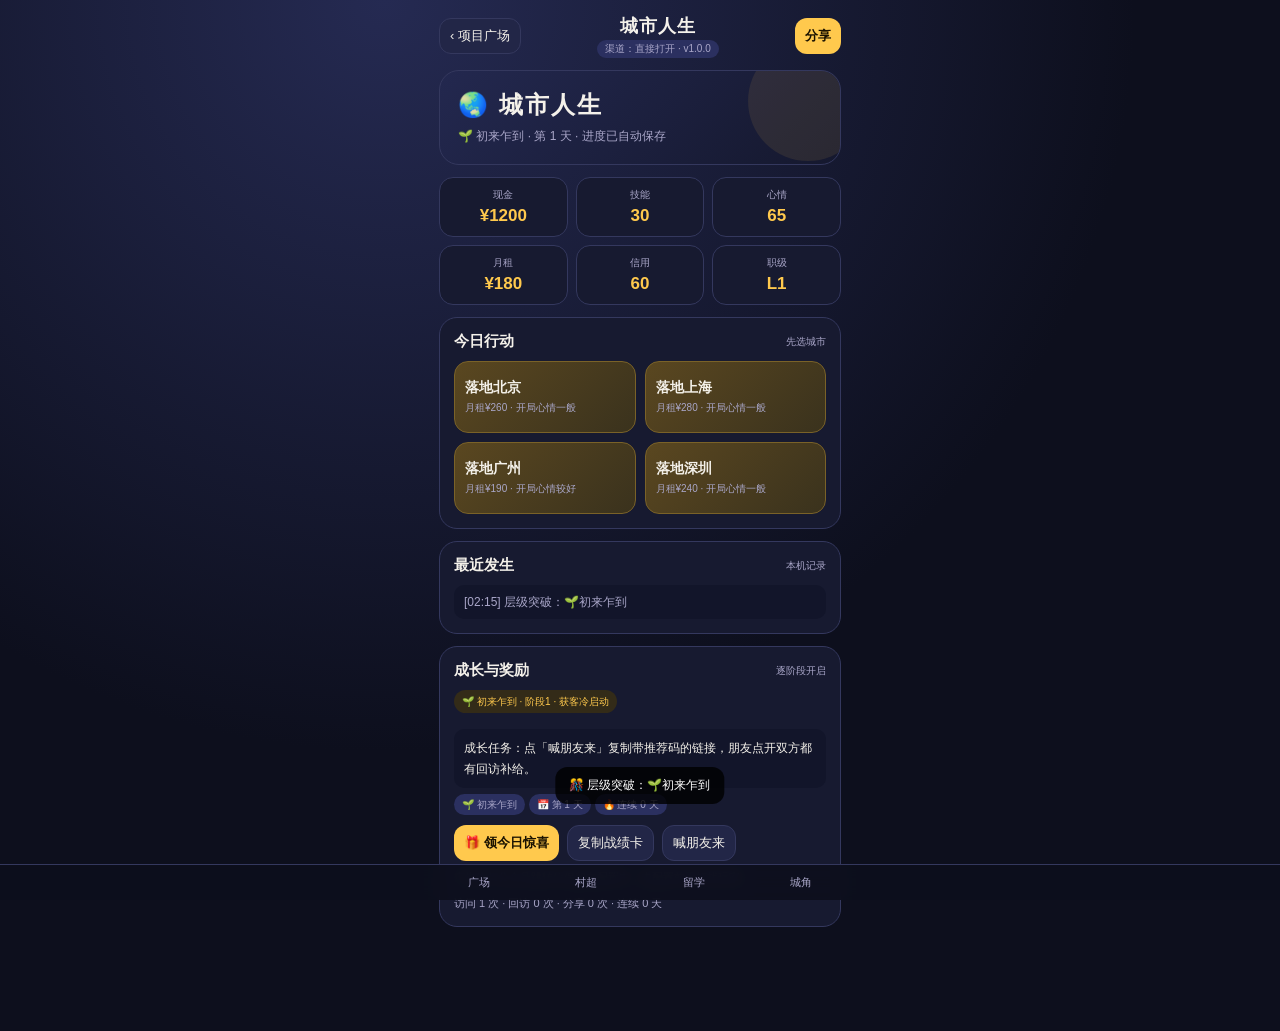
<file: chengshi.html>
<!DOCTYPE html><html lang="zh-CN"><head><meta charset="utf-8"><meta name="viewport" content="width=device-width,initial-scale=1,maximum-scale=1,user-scalable=no"><title>城市人生 · 点击即玩</title></head><body><script>(function(){var q=location.search||'';location.replace('projects_hub.html?scene=chengshi'+(q?('&'+q.slice(1)):''));})();</script><noscript>请开启 JavaScript 后访问：<a href="projects_hub.html?scene=chengshi">城市人生</a></noscript></body></html>
</file>
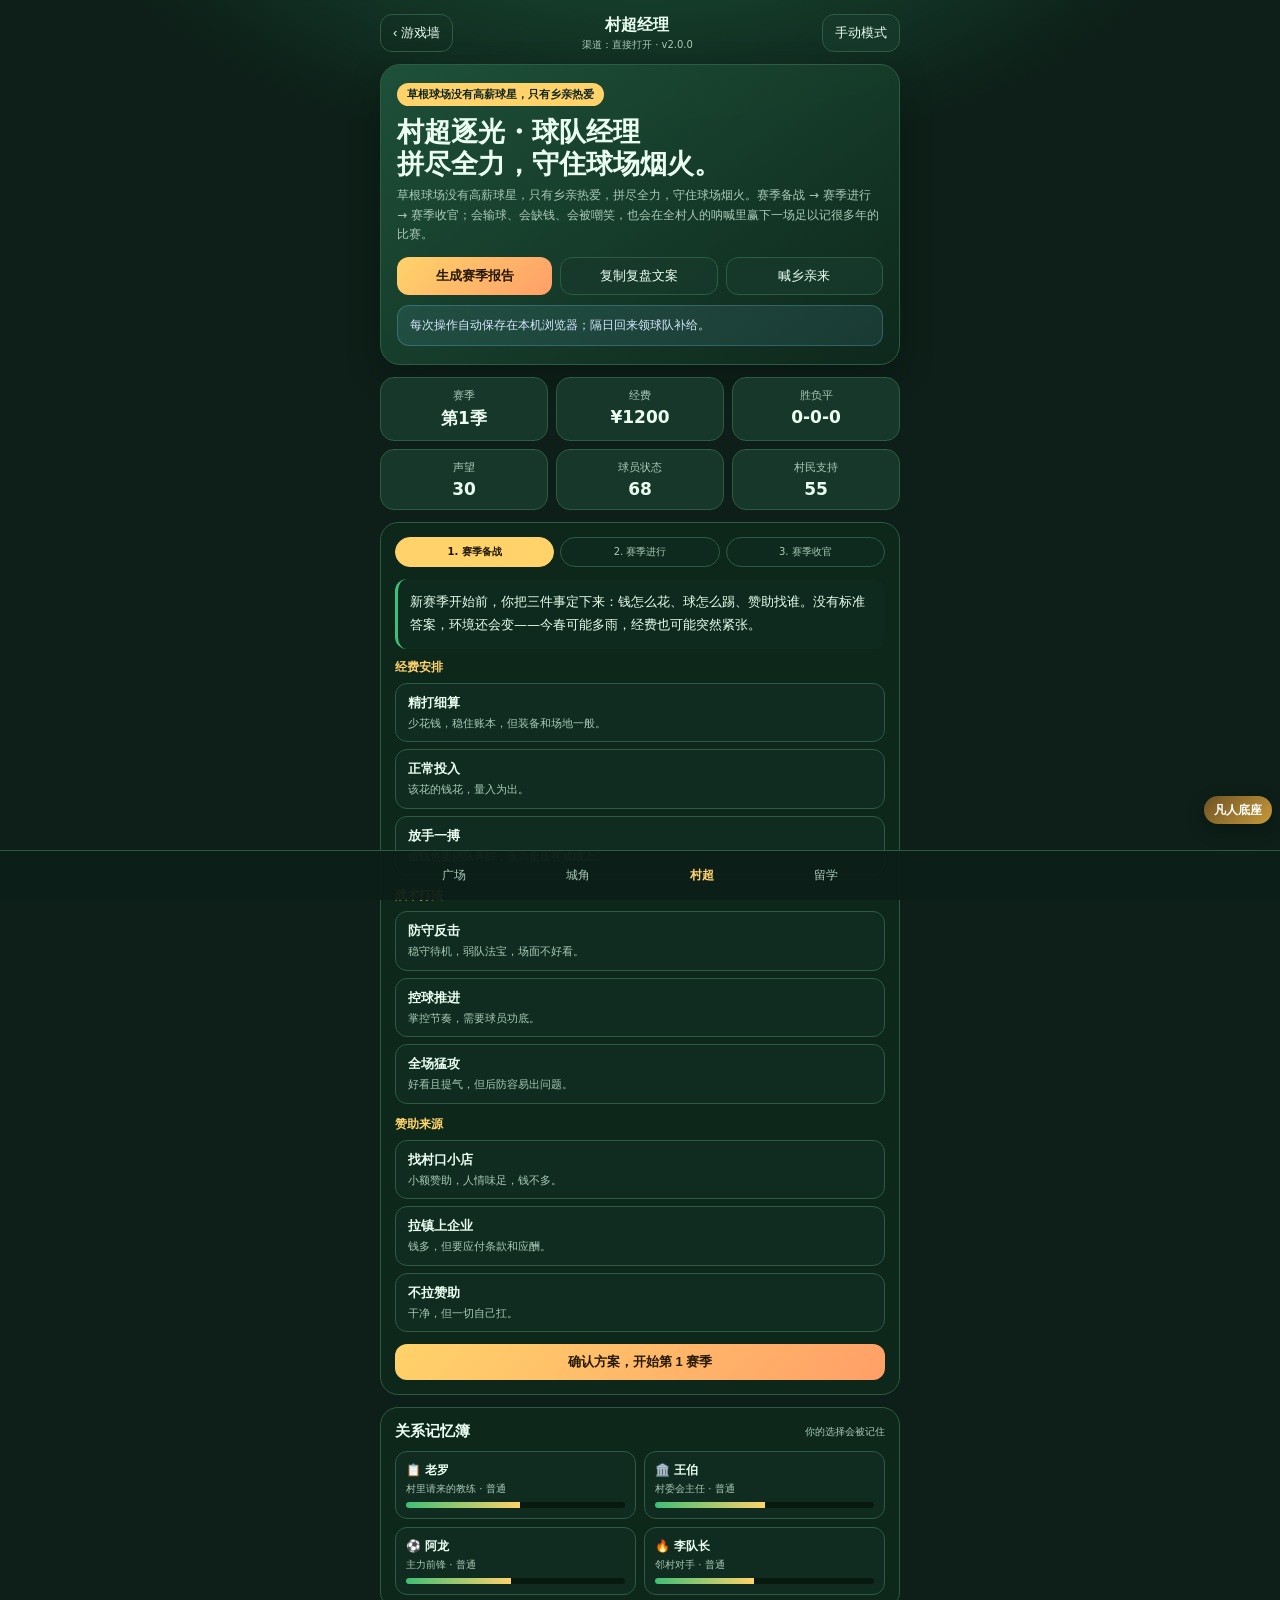
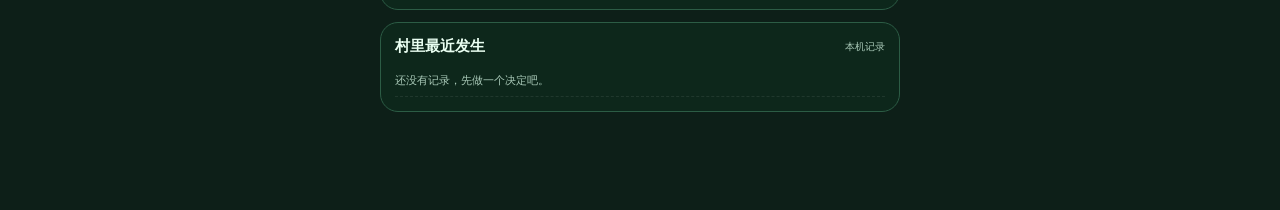
<file: cunchao.html>
<!DOCTYPE html>
<html lang="zh-CN">
<head>
<meta charset="utf-8">
<meta name="viewport" content="width=device-width,initial-scale=1,maximum-scale=1,user-scalable=no,viewport-fit=cover">
<meta name="theme-color" content="#10251c">
<title>村超经理 · 点击即玩</title>
<style>
:root{--bg:#0d1f18;--card:#173a2c;--line:#2c5c45;--txt:#eafff2;--sub:#a9c9b8;--gold:#ffd36a;--green:#5ee6a8;--red:#ff718c;--blue:#7fd4ff;--grass:#3fbf76}
*{box-sizing:border-box;margin:0;padding:0;-webkit-tap-highlight-color:transparent}html,body{min-height:100%;background:radial-gradient(900px 520px at 50% -10%,#1d5c3f 0%,var(--bg) 66%);color:var(--txt);font-family:"PingFang SC","Microsoft YaHei",system-ui,sans-serif}body{padding:14px 12px 86px}.app{max-width:520px;margin:0 auto}
.topbar{display:flex;align-items:center;gap:8px;margin-bottom:12px}.iconbtn{border:1px solid var(--line);background:rgba(23,58,44,.86);color:var(--txt);border-radius:12px;padding:9px 12px;font-size:13px;cursor:pointer}.iconbtn.primary{background:linear-gradient(135deg,#ffd36a,#ff9f68);color:#251800;border:0;font-weight:700}.iconbtn.ghost{background:transparent}.titlebox{flex:1;text-align:center}.gametitle{font-size:16px;font-weight:800}.channel{font-size:10px;color:var(--sub);margin-top:2px}
.hero{padding:18px 16px;border:1px solid var(--line);border-radius:20px;background:linear-gradient(145deg,rgba(30,82,58,.96),rgba(13,40,28,.96));box-shadow:0 12px 34px rgba(0,0,0,.24);margin-bottom:12px}.kicker{display:inline-block;font-size:11px;color:#10251c;background:var(--gold);border-radius:999px;padding:4px 10px;font-weight:800}.hero h1{font-size:27px;line-height:1.18;margin:10px 0 6px}.hero p{font-size:12px;color:var(--sub);line-height:1.65}.hero .row{display:flex;gap:8px;margin-top:12px;flex-wrap:wrap}.hero .row .iconbtn{flex:1;min-width:105px}.notice{margin-top:10px;padding:10px 12px;border-radius:12px;background:rgba(127,212,255,.10);border:1px solid rgba(127,212,255,.24);font-size:12px;line-height:1.6;color:#d7e8ff}
.stats{display:grid;grid-template-columns:repeat(3,1fr);gap:8px;margin-bottom:12px}.stat{background:rgba(23,58,44,.92);border:1px solid var(--line);border-radius:14px;padding:10px 8px;text-align:center}.stat .k{font-size:11px;color:var(--sub)}.stat .v{font-size:17px;font-weight:800;margin-top:4px}.stat .v.bad{color:var(--red)}.stat .v.good{color:var(--green)}
.panel{background:rgba(13,40,28,.94);border:1px solid var(--line);border-radius:18px;padding:14px;margin-bottom:12px}.panel h2{font-size:15px;margin-bottom:10px;display:flex;align-items:center;justify-content:space-between}.panel h2 small{font-size:10px;color:var(--sub);font-weight:400}.phase{display:flex;gap:6px;margin-bottom:12px}.phase span{flex:1;text-align:center;font-size:10px;padding:7px 2px;border-radius:999px;color:var(--sub);background:#0e2a1e;border:1px solid var(--line)}.phase span.on{background:var(--gold);color:#1b1400;border-color:var(--gold);font-weight:800}
.optgroup{margin-bottom:12px}.optgroup h3{font-size:12px;color:var(--gold);margin:0 0 7px}.opts{display:grid;gap:7px}.opt{display:block;width:100%;text-align:left;border:1px solid var(--line);background:#102c20;color:var(--txt);border-radius:12px;padding:10px 12px;cursor:pointer}.opt.on{border-color:var(--gold);background:rgba(255,211,106,.12)}.opt b{display:block;font-size:13px;margin-bottom:3px}.opt span{display:block;font-size:11px;color:var(--sub);line-height:1.5}
.story{font-size:13px;line-height:1.75;color:#e8ffef;background:#0e2a1e;border-radius:12px;padding:12px;margin-bottom:10px;border-left:3px solid var(--grass)}.choice{display:block;width:100%;text-align:left;border:1px solid var(--line);background:#102c20;color:var(--txt);border-radius:12px;padding:11px 12px;margin-bottom:8px;cursor:pointer}.choice b{display:block;font-size:13px;margin-bottom:3px}.choice span{display:block;font-size:11px;color:var(--sub);line-height:1.5}
.npcs{display:grid;grid-template-columns:1fr 1fr;gap:8px}.npc{background:#102c20;border:1px solid var(--line);border-radius:12px;padding:10px}.npc .n{font-size:12px;font-weight:800}.npc .r{font-size:10px;color:var(--sub);margin:3px 0 6px}.bar{height:6px;border-radius:99px;background:#08190f;overflow:hidden}.bar i{display:block;height:100%;background:linear-gradient(90deg,var(--grass),var(--gold))}
.logs{font-size:11px;line-height:1.65;color:var(--sub);max-height:170px;overflow:auto}.logitem{padding:6px 0;border-bottom:1px dashed rgba(255,255,255,.08)}.reviewbox{background:#0e2a1e;border:1px solid var(--line);border-radius:12px;padding:12px;font-size:12px;line-height:1.8}
.dnav{position:fixed;left:0;right:0;bottom:0;background:rgba(13,31,24,.96);border-top:1px solid var(--line);z-index:5}.dnav-inner{max-width:520px;margin:0 auto;display:flex;padding:8px 12px calc(8px + env(safe-area-inset-bottom))}.dnav button{flex:1;border:0;background:transparent;color:var(--sub);font-size:12px;padding:8px 0}.dnav button.active{color:var(--gold);font-weight:800}
.toast{position:fixed;left:50%;bottom:88px;transform:translate(-50%,20px);background:rgba(8,20,12,.95);border:1px solid var(--line);color:var(--txt);padding:10px 14px;border-radius:12px;font-size:12px;opacity:0;pointer-events:none;transition:.2s;z-index:30;max-width:90vw;text-align:center}.toast.show{opacity:1;transform:translate(-50%,0)}
.mask{position:fixed;inset:0;background:rgba(3,10,6,.82);display:none;align-items:center;justify-content:center;padding:16px;z-index:20}.mask.show{display:flex}.modal{width:100%;max-width:460px;max-height:86vh;overflow:auto;background:linear-gradient(145deg,#1c4834,#0e291c);border:1px solid var(--line);border-radius:20px;padding:16px}.modal h3{font-size:17px;margin-bottom:8px}.modal p{font-size:12px;color:var(--sub);line-height:1.7;margin-bottom:12px}.q{font-size:13px;font-weight:700;margin:10px 0 7px}.labels{display:flex;flex-wrap:wrap;gap:6px;margin-bottom:10px}.chip{border:1px solid var(--line);border-radius:999px;padding:7px 10px;font-size:11px;background:#102c20;color:var(--txt)}.miniBtn{display:block;width:100%;border:1px solid var(--line);border-radius:10px;background:#102c20;color:var(--txt);padding:9px;margin:5px 0;font-size:12px;text-align:left}.poster{width:100%;max-width:420px;border-radius:16px;display:none}.poster.show{display:block}.hint{font-size:11px;color:var(--sub);text-align:center;margin-top:8px;line-height:1.6}
</style>
</head>
<body>
<div class="app">
  <div class="topbar"><button class="iconbtn ghost" id="backBtn" type="button">‹ 游戏墙</button><div class="titlebox"><div class="gametitle">村超经理</div><div class="channel" id="channel">渠道：直接打开</div></div><button class="iconbtn" id="modeBtn" type="button">手动模式</button></div>
  <section class="hero"><span class="kicker">草根球场没有高薪球星，只有乡亲热爱</span><h1>村超逐光・球队经理<br>拼尽全力，守住球场烟火。</h1><p>草根球场没有高薪球星，只有乡亲热爱，拼尽全力，守住球场烟火。赛季备战 → 赛季进行 → 赛季收官；会输球、会缺钱、会被嘲笑，也会在全村人的呐喊里赢下一场足以记很多年的比赛。</p><div class="row"><button class="iconbtn primary" id="posterBtn" type="button">生成赛季报告</button><button class="iconbtn" id="copyBtn" type="button">复制复盘文案</button><button class="iconbtn" id="shareBtn" type="button">喊乡亲来</button></div><div class="notice" id="dailyNotice">每次操作自动保存在本机浏览器；隔日回来领球队补给。</div></section>
  <section class="stats" id="stats"></section>
  <section class="panel"><div class="phase" id="phase"></div><div id="playPanel"></div></section>
  <section class="panel"><h2>关系记忆簿 <small>你的选择会被记住</small></h2><div class="npcs" id="npcs"></div></section>
  <section class="panel"><h2>村里最近发生 <small>本机记录</small></h2><div class="logs" id="logs"></div></section>
</div>
<nav class="dnav"><div class="dnav-inner"><button type="button" data-nav="hub">广场</button><button type="button" data-nav="yeshi">城角</button><button type="button" class="active" data-nav="cunchao">村超</button><button type="button" data-nav="liuxue">留学</button></div></nav>
<div class="toast" id="toast"></div>
<div class="mask" id="modalMask"><div class="modal" id="modalBox"></div></div>
<div class="mask" id="posterMask"><div style="width:100%;max-width:420px;text-align:center"><img class="poster" id="posterImg" alt="赛季人生报告"><div class="hint">微信里长按图片保存；发群/朋友圈时配上复制的复盘文案。</div><button class="iconbtn" id="posterClose" type="button" style="margin-top:10px">关闭</button></div></div>
<script src="base.js"></script>
<script>
(function(){
'use strict';
var KEY='cunchao_sim_save_v2',CH_KEY='yeshi_projects_channel_v1',CODE_KEY='yeshi_projects_channel_v1_code',VERSION='2.0.0';
var CHANNELS={wechat_group:'微信群',moments:'朋友圈',mp_menu:'公众号菜单',mp_article:'公众号文章',qrcode:'二维码',entry_card:'游戏卡',direct:'直接打开'};
function $(id){return document.getElementById(id)}
function two(n){return n<10?'0'+n:String(n)}
function today(){var d=new Date();return d.getFullYear()+'-'+two(d.getMonth()+1)+'-'+two(d.getDate())}
function yesterday(){var d=new Date();d.setDate(d.getDate()-1);return d.getFullYear()+'-'+two(d.getMonth()+1)+'-'+two(d.getDate())}
function clamp(v,a,b){return Math.max(a,Math.min(b,v))}
function pick(a){return a[Math.floor(Math.random()*a.length)]}
function getParam(n){var s=location.search.replace(/^\?/,'').split('&');for(var i=0;i<s.length;i++){var p=s[i].split('=');if(decodeURIComponent(p[0])===n)return decodeURIComponent(p[1]||'')}return ''}
function readJSON(k,f){try{var v=localStorage.getItem(k);return v?JSON.parse(v):f}catch(e){return f}}
function writeJSON(k,v){try{localStorage.setItem(k,JSON.stringify(v))}catch(e){}}
function toast(t){var e=$('toast');e.textContent=t;e.className='toast show';clearTimeout(toast._t);toast._t=setTimeout(function(){e.className='toast'},2300)}
var NPCS={coach:{name:'老罗',role:'村里请来的教练',em:'📋'},mayor:{name:'王伯',role:'村委会主任',em:'🏛️'},star:{name:'阿龙',role:'主力前锋',em:'⚽'},rival:{name:'李队长',role:'邻村对手',em:'🔥'}};
var PLAN={
  budget:[{id:'thrift',label:'精打细算',desc:'少花钱，稳住账本，但装备和场地一般。',eff:{cash:200,form:-4,pitch:-4}},{id:'balance',label:'正常投入',desc:'该花的钱花，量入为出。',eff:{cash:0,form:4,pitch:4}},{id:'bold',label:'放手一搏',desc:'借钱也要把队养好，压力全压在成绩上。',eff:{cash:-320,form:12,pitch:12,support:4}}],
  style:[{id:'defend',label:'防守反击',desc:'稳守待机，弱队法宝，场面不好看。',eff:{form:3,support:-2}},{id:'control',label:'控球推进',desc:'掌控节奏，需要球员功底。',eff:{form:6,support:3}},{id:'attack',label:'全场猛攻',desc:'好看且提气，但后防容易出问题。',eff:{form:8,support:6,rep:3}}],
  sponsor:[{id:'shop',label:'找村口小店',desc:'小额赞助，人情味足，钱不多。',eff:{cash:120,support:5}},{id:'town',label:'拉镇上企业',desc:'钱多，但要应付条款和应酬。',eff:{cash:420,form:4,support:-3}},{id:'none',label:'不拉赞助',desc:'干净，但一切自己扛。',eff:{support:3,form:-3}}]
};
var EVENTS=[
{id:'training',title:'第一场训练就有人迟到',text:'说好晚上七点训练，来了七个人，两个说地里还有活。老罗把哨子吹得很响，没人理。',choices:[{label:'定规矩，迟到就减上场时间',hint:'状态上升，部分人情下降',eff:{form:8,support:-3},npc:{coach:5,star:-2},log:'你立了规矩，训练终于像训练了。'},{label:'先请大家吃顿饭再谈',hint:'支持上升，现金下降',eff:{support:8,cash:-120,form:2},npc:{star:5,mayor:4},log:'一顿饭后，人也齐了，话也好说了。'},{label:'算了，凑够人就行',hint:'人情保住，状态下降',eff:{support:2,form:-6},npc:{coach:-6},log:'你没立规矩，老罗摇了摇头。'}]},
{id:'fund',title:'账本快见底了',text:'王伯拿着账本找你：训练用水、球衣、补贴，样样要钱，村里这几天一分拿不出。',choices:[{label:'自己垫钱顶上',hint:'现金下降，声望上升',eff:{cash:-260,rep:8},npc:{mayor:6},log:'你从家里拿钱垫上，王伯记在了心里。'},{label:'挨家挨户去化缘',hint:'支持上升，现金小升',eff:{support:10,cash:80,form:-2},npc:{mayor:4},log:'你跑了一整天，凑来一笔带着体温的钱。'},{label:'先欠着，赢球再说',hint:'现金保住，风险上升',eff:{cash:60,support:-6,form:-3},log:'你把账先欠下，心里压了块石头。'}]},
{id:'sponsorVisit',title:'镇上企业想聊聊赞助',text:'一家板材厂愿意出钱，但要求球衣印满他们的logo，老板还要在开幕式上讲十分钟话。',mini:'sponsor',choices:[{label:'接受，钱最重要',hint:'现金大幅上升，支持下降',eff:{cash:400,support:-6,rep:2},npc:{mayor:3},log:'球衣印满了广告，但队伍终于有钱了。'},{label:'谈条件，只印胸前',hint:'现金上升，声望上升',eff:{cash:220,support:2,rep:5},npc:{coach:4},log:'你把logo谈到了胸前，双方都还算满意。'},{label:'婉拒，保住村的体面',hint:'支持上升，现金不变',eff:{support:8,rep:4},npc:{star:3},log:'你谢绝了赞助，村里人说你有骨气。'}]},
{id:'villagers',title:'有人在村口说闲话',text:'几个老人蹲在树下议论：一群半大孩子踢球，能踢出什么名堂，还不如去打工。',choices:[{label:'当众回怼',hint:'声望上升，支持下降',eff:{rep:5,support:-8},npc:{mayor:-4},log:'你呛了回去，围观的人散了，话却传开了。'},{label:'邀请他们来看训练',hint:'支持上升，状态小升',eff:{support:8,form:3},npc:{mayor:5},log:'老人们第一次站在场边看球，慢慢不说话了。'},{label:'不理会，用成绩说话',hint:'状态上升，人情一般',eff:{form:5,support:1},npc:{coach:3},log:'你把话咽下去，训练更狠了。'}]},
{id:'derby',title:'邻村德比，全村的眼睛都看着',text:'李队长赛前放话，说你们村队是“凑数的”。场边站满了人，连小学都放了学来看。',mini:'lineup',choices:[{label:'稳守反击，先不输',hint:'状态上升，声望小升',eff:{form:6,rep:3,support:2},npc:{rival:-2},log:'你排了稳阵，全场比赛咬得很紧。'},{label:'猛攻，当着全村人赢回来',hint:'声望大幅上升，风险上升',eff:{rep:9,support:8,form:-3},npc:{star:5,rival:-5},log:'你选了搏命打法，场面惨烈又热闹。'},{label:'让替补上，留力打后面',hint:'状态保住，支持下降',eff:{form:3,support:-7},npc:{star:-4},log:'你把主力按在板上，看台上传来嘘声。'}]},
{id:'rainy',title:'暴雨把场地泡成了泥塘',text:'开赛前一小时下起暴雨，场地中央积了水。有人提议改期，有人说冒雨踢才有看头。',choices:[{label:'冒雨踢，泥地更有村味',hint:'支持大幅上升，状态下降',eff:{support:10,form:-6,rep:4},npc:{star:4},log:'你们在泥里踢完，浑身是泥，看台却喊哑了嗓子。'},{label:'排水修场，延迟开赛',hint:'状态上升，现金下降',eff:{form:6,cash:-100,support:2},npc:{coach:4},log:'大家用铁锹挖开排水沟，场地终于能踢了。'},{label:'改期，安全第一',hint:'状态保住，支持下降',eff:{form:2,support:-5},log:'比赛改了期，有人理解，有人扫兴。'}]},
{id:'starForm',title:'阿龙连续三场没进球',text:'主力前锋阿龙低着头找到你：家里出了点事，训练老走神，怕拖累全队。',choices:[{label:'让他歇一场，宽慰他',hint:'支持上升，状态小升',eff:{support:6,form:3},npc:{star:8,coach:2},log:'你让他歇一场，阿龙眼眶红了。'},{label:'批评他，职业点',hint:'状态上升，人情下降',eff:{form:7},npc:{star:-8,coach:4},log:'你狠批了一顿，阿龙没吭声，训练更拼了。'},{label:'找他家里聊聊，帮着解决',hint:'人情大幅上升，现金下降',eff:{support:8,cash:-80,form:5},npc:{star:10,mayor:4},log:'你帮着跑了两趟，阿龙重新笑了。'}]},
{id:'media',title:'县里记者来采访',text:'县融媒体记者扛着机器来了，说村超火到了县里，想拍你们训练。这是扬名的机会，也可能暴露队里的窘迫。',choices:[{label:'全力配合，好好宣传',hint:'声望大幅上升，支持上升',eff:{rep:12,support:6},npc:{mayor:5},log:'报道播出后，隔壁村都来打听你们队。'},{label:'只让拍训练，藏起窘迫',hint:'声望上升，支持一般',eff:{rep:5,support:2},log:'你只开放了训练场，片子播出来四平八稳。'},{label:'婉拒，怕打扰队伍',hint:'状态上升，声望下降',eff:{form:4,rep:-4},npc:{coach:3},log:'你谢绝了镜头，队伍清静，但也少了一次机会。'}]},
{id:'referee',title:'争议判罚，全场炸了',text:'对方禁区里明显手球，裁判却没吹。看台上一片骂声，球员围着裁判理论，局面快失控。',choices:[{label:'压住球员，尊重判罚',hint:'声望上升，支持小降',eff:{rep:7,support:-3,form:2},npc:{coach:5},log:'你第一时间把队员拉开，保住了比赛的体面。'},{label:'据理力争，找裁判理论',hint:'支持上升，声望风险',eff:{support:6,rep:-3},npc:{rival:-5},log:'你冲上去理论，场面混乱，但村里人记住了你。'},{label:'默许球员抗议',hint:'支持上升，状态下降',eff:{support:4,form:-5,rep:-5},log:'抗议升级成冲突，赛后你被约谈了。'}]},
{id:'injury',title:'主力在拼抢中受伤',text:'一次铲抢，队里的中场核心倒在地上，捂着脚踝。队医说至少要养两周，正好赶上关键场次。',choices:[{label:'让他养伤，绝不冒险',hint:'人情上升，状态下降',eff:{support:5,form:-5},npc:{star:4,coach:3},log:'你坚决让他养伤，队友都说你有人情味。'},{label:'打封闭也要上',hint:'状态上升，人情大幅下降',eff:{form:9,support:-8},npc:{star:-6,coach:-3},log:'他打了封闭上场，赛后一瘸一拐，你心里不是滋味。'},{label:'启用替补，锻炼新人',hint:'状态一般，未来受益',eff:{form:2,support:3,rep:2},npc:{coach:5},log:'新人顶了上来，虽然生涩，但拼劲十足。'}]},
{id:'final',title:'决赛最后十分钟还落后一球',text:'这是决定本赛季名次的关键战。比分落后，体力见底，看台上全村人站着呐喊。你只剩两次换人。',mini:'command',choices:[{label:'换上前锋，孤注一掷',hint:'声望大幅上升，风险极高',eff:{rep:10,support:8,form:-4},npc:{star:6,rival:-6},log:'你押上全部，最后十分钟打成了对攻。'},{label:'稳住防线，先扳平',hint:'状态上升，声望小升',eff:{form:7,rep:4,support:3},npc:{coach:5},log:'你先稳住，慢慢找机会，比赛拖进了关键时刻。'},{label:'换上体力好的新人',hint:'支持上升，状态一般',eff:{support:5,form:3},npc:{coach:3},log:'新人跑动了整个后半场，村里人喊他的名字。'}]},
{id:'harvest',title:'赛季末，村里摆起长桌宴',text:'不管成绩如何，全村人在晒坝摆了长桌，杀了两头猪。王伯端着酒碗过来，说这一年，值了。',choices:[{label:'敬全村人一杯',hint:'支持大幅上升，声望上升',eff:{support:12,rep:6},npc:{mayor:8,star:4},log:'你把酒碗举过头顶，晒坝上全是笑声。'},{label:'先谢队员和家人',hint:'人情上升，状态上升',eff:{support:6,form:6},npc:{star:8,coach:5},log:'你一个个谢过队员，很多人红了眼。'},{label:'低调吃完，想着下赛季',hint:'状态上升，支持一般',eff:{form:5,rep:2},log:'你安静吃完，脑子里已经在排下赛季。'}]}
];
function def(){return {v:VERSION,season:1,round:1,phase:'prepare',cash:1200,rep:30,form:68,support:55,pitch:60,record:{w:0,d:0,l:0},career:{w:0,d:0,l:0},plan:{budget:'',style:'',sponsor:''},env:{rain:0,funds:0},auto:false,npc:{coach:{trust:52,mood:55,last:''},mayor:{trust:50,mood:50,last:''},star:{trust:48,mood:52,last:''},rival:{trust:45,mood:50,last:''}},history:[],lastVisit:'',streak:0,ending:'',seen:[],inviter:'',rewarded:false}}
function load(){var d=def(),s=readJSON(KEY,null);if(!s||typeof s!=='object')return d;for(var k in d)if(!(k in s))s[k]=d[k];for(var n in NPCS)if(!s.npc[n]||typeof s.npc[n]!=='object')s.npc[n]={trust:50,mood:50,last:''};if(!s.plan||typeof s.plan!=='object')s.plan=d.plan;if(!s.record||typeof s.record!=='object')s.record=d.record;if(!s.career||typeof s.career!=='object')s.career=d.career;if(!s.env||typeof s.env!=='object')s.env=d.env;return s}
var S=load();var ch=getParam('ch')||'direct';try{ch=CHANNELS[ch]?ch:(localStorage.getItem(CH_KEY)||'direct');localStorage.setItem(CH_KEY,ch)}catch(e){}
var inviter=getParam('inviter')||getParam('ref')||'';if(inviter&&inviter!==S.inviter){S.inviter=inviter;if(!S.rewarded){S.cash+=60;S.rewarded=true;pushLog('乡亲推荐：球队补给 +60 元')}}
function myCode(){try{var c=localStorage.getItem(CODE_KEY);if(c)return c;c='c'+Date.now().toString(36)+Math.random().toString(36).slice(2,6);localStorage.setItem(CODE_KEY,c);return c}catch(e){return 'cdemo'}}
function baseUrl(){return location.href.split('?')[0].replace(/cunchao\.html$/,'')}
function shareLink(){return baseUrl()+'cunchao.html?ch=wechat_group&inviter='+encodeURIComponent(myCode())}
function pushLog(t){S.history.unshift('['+today()+'] '+t);if(S.history.length>40)S.history=S.history.slice(0,40)}
function save(){writeJSON(KEY,S)}
function apply(e){if(!e)return;if(e.cash)S.cash+=e.cash;if(e.rep)S.rep=clamp(S.rep+e.rep,0,100);if(e.form)S.form=clamp(S.form+e.form,0,100);if(e.support)S.support=clamp(S.support+e.support,0,100);if(e.pitch)S.pitch=clamp(S.pitch+e.pitch,0,100)}
function applyNpc(id,d){if(!d||!S.npc[id])return;S.npc[id].trust=clamp(S.npc[id].trust+d,0,100);S.npc[id].mood=clamp(S.npc[id].mood+Math.round(d/2),0,100);S.npc[id].last='第'+S.season+'赛季第'+S.round+'轮'}
function returnBonus(){if(S.lastVisit&&S.lastVisit!==today()){S.streak=S.lastVisit===yesterday()?(S.streak||0)+1:1;var b=Math.min(48,12+S.streak*6);S.cash+=b;pushLog('隔日回访补给 +'+b+' 元，连续 '+S.streak+' 天');$('dailyNotice').textContent='今日补给已到账：+'+b+' 元 · 连续 '+S.streak+' 天。'}S.lastVisit=today();save()}
function statText(k){if(k==='season')return '第'+S.season+'季';if(k==='cash')return '¥'+Math.round(S.cash);if(k==='record')return S.record.w+'-'+S.record.d+'-'+S.record.l;return Math.round(S[k]||0)}
function renderStats(){var ds=[['season','赛季'],['cash','经费'],['record','胜负平'],['rep','声望'],['form',"球员状态"],['support','村民支持']];$('stats').innerHTML=ds.map(function(d){var bad=(d[0]==='cash'&&S.cash<0)||((d[0]==='form'||d[0]==='support')&&S[d[0]]<30);var good=(d[0]==='rep'&&S.rep>=75)||((d[0]==='form'||d[0]==='support')&&S[d[0]]>=75);return '<div class="stat"><div class="k">'+d[1]+'</div><div class="v '+(bad?'bad':(good?'good':''))+'">'+statText(d[0])+'</div></div>'}).join('');$('channel').textContent='渠道：'+(CHANNELS[ch]||ch)+' · v'+VERSION;$('modeBtn').textContent=S.auto?'自动模式':'手动模式'}
function renderPhase(){var ns=['赛季备战','赛季进行','赛季收官'],i=S.phase==='prepare'?0:(S.phase==='season'?1:2);$('phase').innerHTML=ns.map(function(n,k){return '<span class="'+(k===i?'on':'')+'">'+(k+1)+'. '+n+'</span>'}).join('')}
function renderNpcs(){var h='';for(var k in NPCS){var n=NPCS[k],d=S.npc[k],t=d.trust,lab=t>=75?'信赖':(t>=55?'还不错':(t>=35?'普通':'疏远'));h+='<div class="npc"><div class="n">'+n.em+' '+n.name+'</div><div class="r">'+n.role+' · '+lab+(d.last?' · 上次：'+d.last:'')+'</div><div class="bar"><i style="width:'+t+'%"></i></div></div>'}$('npcs').innerHTML=h}
function renderLogs(){$('logs').innerHTML=(S.history.length?S.history.slice(0,12):['还没有记录，先做一个决定吧。']).map(function(x){return '<div class="logitem">'+x+'</div>'}).join('')}
function render(){renderStats();renderPhase();renderNpcs();renderLogs();if(S.ending){renderEnding();return}if(S.phase==='prepare')renderPrepare();else if(S.phase==='season')renderSeason();else renderReview();save()}
function labelOf(g,id){var a=PLAN[g];for(var i=0;i<a.length;i++)if(a[i].id===id)return a[i].label;return ''}
function renderPrepare(){var gs=[['budget','经费安排',PLAN.budget],['style','战术打法',PLAN.style],['sponsor','赞助来源',PLAN.sponsor]];var h='<div class="story">新赛季开始前，你把三件事定下来：钱怎么花、球怎么踢、赞助找谁。没有标准答案，环境还会变——今春可能多雨，经费也可能突然紧张。</div>';gs.forEach(function(g){h+='<div class="optgroup"><h3>'+g[1]+'</h3><div class="opts">';g[2].forEach(function(o){h+='<button type="button" class="opt '+(S.plan[g[0]]===o.id?'on':'')+'" data-group="'+g[0]+'" data-id="'+o.id+'"><b>'+o.label+'</b><span>'+o.desc+'</span></button>'});h+='</div></div>'});var ready=S.plan.budget&&S.plan.style&&S.plan.sponsor;h+='<button type="button" class="iconbtn primary" id="startSeason" style="width:100%" '+(ready?'':'disabled')+'>确认方案，开始第 '+S.season+' 赛季</button>';$('playPanel').innerHTML=h;Array.prototype.forEach.call($('playPanel').querySelectorAll('[data-group]'),function(b){b.onclick=function(){S.plan[b.getAttribute('data-group')]=b.getAttribute('data-id');save();renderPrepare()}});$('startSeason').onclick=function(){PLAN.budget.forEach(function(o){if(o.id===S.plan.budget)apply(o.eff)});PLAN.style.forEach(function(o){if(o.id===S.plan.style)apply(o.eff)});PLAN.sponsor.forEach(function(o){if(o.id===S.plan.sponsor)apply(o.eff)});S.env={rain:pick([0,0,1]),funds:pick([0,0,1])};if(S.env.rain){S.pitch=clamp(S.pitch-8,0,100);pushLog('今春多雨：场地状态下降，泥战增多')}if(S.env.funds){S.cash-=60;pushLog('经费偏紧：本季额外支出 +60')}pushLog('第 '+S.season+' 赛季备战完成：'+labelOf('budget',S.plan.budget)+' / '+labelOf('style',S.plan.style)+' / '+labelOf('sponsor',S.plan.sponsor));S.phase='season';S.round=1;S.seen=[];save();render()}}
function currentEvent(){var pool=EVENTS.filter(function(e){return S.seen.indexOf(e.id)<0});if(!pool.length){S.seen=[];pool=EVENTS.slice()}if(S.support<28&&S.seen.indexOf('villagers')<0){S.seen.push('villagers');return EVENTS.filter(function(e){return e.id==='villagers'})[0]}if(S.cash<0&&S.seen.indexOf('fund')<0){S.seen.push('fund');return EVENTS.filter(function(e){return e.id==='fund'})[0]}var e=pick(pool);S.seen.push(e.id);return e}
function eventText(e){var t=e.text;if(e.id==='derby'&&S.npc.rival.trust<35)t+=' 李队长上次赢了你，话里带着刺。';if(e.id==='starForm'&&S.npc.star.trust>=75)t+=' 阿龙知道你一直信他，反而更不好意思开口。';if(e.id==='training'&&S.npc.coach.trust>=70)t+=' 老罗已经把训练计划排好了，就等你拍板。';return t}
function renderSeason(){if(!S._event)S._event=currentEvent();var e=S._event,h='<div class="story"><b>第 '+S.season+' 赛季 · 第 '+S.round+' 轮 · '+e.title+'</b><br>'+eventText(e)+'</div>';if(S.auto){h+='<button type="button" class="iconbtn primary" id="autoDo" style="width:100%">自动处理（拿基础结果）</button><div class="hint">自动模式不触发小游戏，结果更平稳。</div>'}else{e.choices.forEach(function(c,i){h+='<button type="button" class="choice" data-choice="'+i+'"><b>'+c.label+'</b><span>'+c.hint+'</span></button>'})}$('playPanel').innerHTML=h;var a=$('autoDo');if(a)a.onclick=function(){resolve(e,1,false)};Array.prototype.forEach.call($('playPanel').querySelectorAll('[data-choice]'),function(b){b.onclick=function(){resolve(e,Number(b.getAttribute('data-choice')),true)}})}
var MINI_ON={sponsorVisit:1,derby:0,final:1};
function autoPick(e){var best=0,bestScore=1e9;e.choices.forEach(function(c,i){var sc=0;for(var k in c.eff){var v=Number(c.eff[k])||0;if(k==='cash')sc+=v<0?Math.abs(v)/200:-v/200;else sc+=v<0?Math.abs(v)*0.5:-v*0.2}if(sc<bestScore){bestScore=sc;best=i}});return best}
function resolve(e,i,manual){if(!manual)i=autoPick(e);var c=e.choices[i]||e.choices[1];apply(c.eff);if(c.npc)for(var k in c.npc)applyNpc(k,c.npc[k]);if(manual&&e.mini&&MINI_ON[e.id]===i){openMini(e.mini,function(sc){if(sc>=2){apply({form:5,support:4,rep:3});pushLog('小游戏完成出色：状态/支持/声望额外提升')}else if(sc===1)apply({form:2});finish(c)});return}if(!manual){apply({form:2});pushLog('自动处理：按最稳妥方案，结果平稳')}finish(c)}
function matchResult(){var power=S.form*0.5+S.support*0.25+S.pitch*0.15+S.rep*0.1;var foe=48+S.season*3+Math.floor(Math.random()*16)-8;var diff=power-foe;if(diff>=8){S.record.w++;S.rep=clamp(S.rep+4,0,100);S.support=clamp(S.support+3,0,100);return '大胜，全村沸腾，声望和支持都涨了。'}if(diff>=0){S.record.w++;S.rep=clamp(S.rep+2,0,100);return '小胜，稳稳拿下三分。'}if(diff>=-10){S.record.d++;return '打平，有遗憾，也有不甘。'}S.record.l++;S.support=clamp(S.support-2,0,100);return '输了，看台安静了一阵，但没人骂人。'}
function tallyCareer(){if(!S.career)S.career={w:0,d:0,l:0};S.career.w+=S.record.w;S.career.d+=S.record.d;S.career.l+=S.record.l;S.record={w:0,d:0,l:0}}
function finish(c){pushLog(c.log||('你选择了：'+c.label));var mr=matchResult();S.pitch=clamp(S.pitch-4,0,100);pushLog('本轮比赛：'+mr);S.round++;S._event=null;if(S.round>6){S.phase='review';save();render();toast('赛季结束，进入收官复盘')}else{save();render()}}
function seasonTitle(){var w=S.record.w,d=S.record.d,l=S.record.l;if(w>=5)return '村里出了名 · 冠军级别的一季';if(w>=4)return '扬眉吐气 · 这个赛季值得记很久';if(w>=2&&S.support>=70)return '没赢多少，但贏了人心';if(l>=5)return '难熬的一季 · 输球也输掉了些锐气';if(S.cash<-400)return '账本告急 · 钱的问题压过了球';return '平平淡淡 · 日子和球都还在继续'}
function renderReview(){var ls=['第 '+S.season+' 赛季结束。','战绩：'+S.record.w+' 胜 '+S.record.d+' 平 '+S.record.l+' 负 · 经费 ¥'+Math.round(S.cash),'声望 '+S.rep+' · 球员状态 '+Math.round(S.form)+' · 村民支持 '+Math.round(S.support)+' · 场地 '+Math.round(S.pitch),'关系：老罗 '+S.npc.coach.trust+' · 王伯 '+S.npc.mayor.trust+' · 阿龙 '+S.npc.star.trust+' · 李队长 '+S.npc.rival.trust,'复盘：'+seasonTitle()];var h='<div class="story"><b>赛季收官 · '+seasonTitle()+'</b><br>不排名次，只看这一年留下什么：账本、友情、几个被记住的夜晚。</div><div class="reviewbox">'+ls.join('<br>')+'</div><div style="display:flex;gap:8px;margin-top:12px"><button class="iconbtn primary" id="nextSeason" type="button" style="flex:1">进入下一赛季</button><button class="iconbtn" id="reviewPoster" type="button" style="flex:1">生成报告图</button></div>';$('playPanel').innerHTML=h;$('nextSeason').onclick=function(){tallyCareer();if(S.season>=5){S.ending=finalEnding();S.phase='ending';save();render();toast('村超人生报告已生成')}else{S.season++;S.phase='prepare';S.round=1;S._event=null;S.seen=[];S.plan={budget:'',style:'',sponsor:''};save();render()}};$('reviewPoster').onclick=drawPoster}
function finalEnding(){var c=S.career||{w:S.record.w,d:0,l:0},totalWin=c.w;if(S.cash<-600)return 'finance';if(S.support<25)return 'quit';if(totalWin>=12&&S.rep>=80&&S.support>=75)return 'dynasty';if(S.npc.rival.trust>=70)return 'friend';return 'real'}
function endingText(){var m={dynasty:'传奇：你们队成了县里的招牌，村超赛程被写进了镇志。',real:'真实：没有一夜成名，但这个村子因为一支球队，变得更像一个村子。',finance:'账本：球队因为经费难以为继，暂时停摆。但那几个赢球的夜晚，没人忘记。',quit:'散伙：人心散了，队也散了。你明白一支村队最难的不是赢球，是把人聚齐。',friend:'和解：你和李队长从对手成了朋友，两村约定每年打一场“兄弟赛”。'};return m[S.ending]||m.real}
function renderEnding(){var c=S.career||{w:S.record.w,d:S.record.d,l:S.record.l};var h='<div class="story"><b>最终村超报告</b><br>'+endingText()+'</div><div class="reviewbox">5 季累计战绩 '+c.w+' 胜 '+c.d+' 平 '+c.l+' 负 · 经费 ¥'+Math.round(S.cash)+' · 声望 '+S.rep+' · 村民支持 '+Math.round(S.support)+'<br>老罗 '+S.npc.coach.trust+' · 王伯 '+S.npc.mayor.trust+' · 阿龙 '+S.npc.star.trust+' · 李队长 '+S.npc.rival.trust+'</div><div style="display:flex;gap:8px;margin-top:12px"><button class="iconbtn primary" id="restart" type="button" style="flex:1">重新带一届</button><button class="iconbtn" id="endPoster" type="button" style="flex:1">生成结局图</button></div>';$('playPanel').innerHTML=h;$('restart').onclick=function(){if(!confirm('重新开始会清空本机村超存档，确定吗？'))return;try{localStorage.removeItem(KEY)}catch(e){}location.reload()};$('endPoster').onclick=drawPoster}
function openMini(type,done){var box=$('modalBox');$('modalMask').classList.add('show');if(type==='sponsor')miniSponsor(box,done);else if(type==='lineup')miniLineup(box,done);else miniCommand(box,done)}
function closeMini(){$('modalMask').classList.remove('show')}
function miniSponsor(box,done){var plans=[{n:'胸前广告 8 万',v:3},{n:'全套广告 15 万',v:2},{n:'只挂横幅 3 万',v:3},{n:'现金加物资 10 万',v:1}],i=0,score=0;function draw(){var it=plans[i];box.innerHTML='<h3>拉赞助：谈一个双方都体面的价</h3><p>老板开出的条件，你要判断哪个既能拿到钱、又不失村里体面。</p><div class="q">'+(i+1)+'/4 · 当前方案：'+it.n+'</div><div id="opts"></div>';var host=$('opts');var acts=[['接受，别挑剔',it.v>=3?1:0],['再谈，压条件换尊重',it.v===2?1:0],['婉拒这个方案',it.v<=1?1:0]];acts.forEach(function(a){var b=document.createElement('button');b.className='miniBtn';b.type='button';b.textContent=a[0];b.onclick=function(){score+=a[1];i++;if(i>=plans.length){closeMini();done(score>=3?3:(score>=2?2:1))}else draw()};host.appendChild(b)})}draw()}
function miniLineup(box,done){var slots=['门将','右后卫','中后卫','左后卫','中场','中场','前锋','前锋'],names=['阿龙','老罗','小林','大刘','二狗','建国','永强','小满'],picks=[],right=0,want=['门将','后卫','后卫','后卫','中场','中场','前锋','前锋'];function cat(s){if(s==='门将')return '门将';if(s.indexOf('后卫')>=0)return '后卫';if(s==='中场')return '中场';return '前锋'}function draw(){box.innerHTML='<h3>排兵布阵：摆出一个能赢的阵型</h3><p>村队人手有限，按 1 门将、3 后卫、2 中场、2 前锋补齐。顺序：'+slots.join(' / ')+'</p><div class="q">当前位置：'+(picks.length<slots.length?slots[picks.length]:'已完成')+'</div><div class="labels" id="slots"></div>';var host=$('slots');names.forEach(function(nm){var b=document.createElement('button');b.className='chip';b.type='button';b.textContent=nm;b.onclick=function(){if(picks.length>=slots.length)return;var need=cat(slots[picks.length]);var ok=((need==='门将'&&nm==='老罗')||(need==='后卫'&&(nm==='小林'||nm==='大刘'||nm==='建国'))||(need==='中场'&&(nm==='二狗'||nm==='永强'))||(need==='前锋'&&(nm==='阿龙'||nm==='小满')));if(ok)right++;picks.push(nm);if(picks.length>=slots.length){closeMini();done(right>=6?3:(right>=4?2:1))}else draw()};host.appendChild(b)})}draw()}
function miniCommand(box,done){var qs=[{q:'第 80 分钟落后一球，你想？',a:['摆大巴保住比分','换前锋加强进攻','换体力好的新人'],ok:1},{q:'对方前锋单刀，你的中卫？',a:['放铲，宁可犯规','回追贴身，等门将','拉人，先停下来'],ok:1},{q:'最后角球，你喊什么？',a:['都压上去，赌一把','留两个人防反击','让阿龙主罚，其余抢点'],ok:2}],i=0,right=0;function draw(){var it=qs[i];box.innerHTML='<h3>临场指挥：最后十分钟的选择</h3><p>没有标准答案，只看这个判断是不是像一个靠谱的教练。</p><div class="q">'+(i+1)+'/3 · '+it.q+'</div><div id="opts"></div>';var host=$('opts');it.a.forEach(function(a,k){var b=document.createElement('button');b.className='miniBtn';b.type='button';b.textContent=a;b.onclick=function(){if(k===it.ok)right++;i++;if(i>=qs.length){closeMini();done(right>=3?3:(right>=2?2:1))}else draw()};host.appendChild(b)})}draw()}
function copyText(t){if(navigator.clipboard&&navigator.clipboard.writeText)return navigator.clipboard.writeText(t).catch(function(){fallback(t)});return Promise.resolve(fallback(t))}
function fallback(t){try{var a=document.createElement('textarea');a.value=t;a.style.position='fixed';a.style.opacity='0';document.body.appendChild(a);a.select();document.execCommand('copy');document.body.removeChild(a);return true}catch(e){return false}}
function reportText(){return '【我的村超赛季报告】\n'+(S.ending?endingText():('第 '+S.season+' 赛季 · '+seasonTitle()))+'\n战绩 '+S.record.w+'胜'+S.record.d+'平'+S.record.l+'负 · 经费¥'+Math.round(S.cash)+' · 声望'+S.rep+' · 村民支持'+Math.round(S.support)+'\n'+shareLink()}
function roundRect(x,X,Y,W,H,r){x.beginPath();x.moveTo(X+r,Y);x.arcTo(X+W,Y,X+W,Y+H,r);x.arcTo(X+W,Y+H,X,Y+H,r);x.arcTo(X,Y+H,X,Y,r);x.arcTo(X,Y,X+W,Y,r);x.closePath()}
function wrap(x,t,X,Y,W,lh){var chars=t.split(''),line='',y=Y;for(var i=0;i<chars.length;i++){var test=line+chars[i];if(x.measureText(test).width>W&&line){x.fillText(line,X,y);line=chars[i];y+=lh}else line=test}if(line)x.fillText(line,X,y);return y}
function drawPoster(){var c=document.createElement('canvas');c.width=640;c.height=960;var x=c.getContext('2d'),g=x.createLinearGradient(0,0,640,960);g.addColorStop(0,'#1d5c3f');g.addColorStop(1,'#0d1f18');x.fillStyle=g;x.fillRect(0,0,640,960);x.fillStyle='#ffd36a';x.font='bold 42px sans-serif';x.fillText('村超经理',54,92);x.fillStyle='#eafff2';x.font='bold 30px sans-serif';wrap(x,S.ending?'最终村超报告':('第 '+S.season+' 赛季收官'),54,154,530,42);x.fillStyle='#a9c9b8';x.font='22px sans-serif';wrap(x,S.ending?endingText():seasonTitle(),54,220,530,34);var rows=[['战绩',S.record.w+'-'+S.record.d+'-'+S.record.l],['经费','¥'+Math.round(S.cash)],['声望',S.rep+'/100'],['村民支持',Math.round(S.support)+'/100'],['球员状态',Math.round(S.form)+'/100'],['场地',Math.round(S.pitch)+'/100']];rows.forEach(function(r,i){x.fillStyle=i%2?'#173a2c':'#102c20';roundRect(x,54,300+i*74,532,60,14);x.fill();x.fillStyle='#a9c9b8';x.font='24px sans-serif';x.fillText(r[0],78,339+i*74);x.fillStyle='#eafff2';x.font='bold 26px sans-serif';x.fillText(r[1],300,339+i*74)});x.fillStyle='#ffd36a';x.font='22px sans-serif';x.fillText('没钱没外援，只有一群真心爱踢球的人。',54,810);x.fillStyle='#a9c9b8';x.font='18px sans-serif';x.fillText('微信点开即玩 · 本地自动存档 · 隔日补给',54,850);var img=$('posterImg');img.src=c.toDataURL('image/png');img.className='poster show';$('posterMask').classList.add('show')}
function refQS(){return '&inviter='+encodeURIComponent(S.inviter||inviter||'')}
$('backBtn').onclick=function(){location.href=baseUrl()+'projects_hub.html?ch='+encodeURIComponent(ch)+refQS()};
$('modeBtn').onclick=function(){S.auto=!S.auto;save();render();toast(S.auto?'已切到自动模式':'已切到手动模式')};
$('posterBtn').onclick=drawPoster;$('copyBtn').onclick=function(){copyText(reportText()).then(function(){toast('复盘文案已复制')})};
$('shareBtn').onclick=function(){copyText('我在《村超经理》带了 '+S.season+' 个赛季，战绩 '+S.record.w+'胜'+S.record.d+'平'+S.record.l+'负。点开试试：'+shareLink()).then(function(){toast('分享文案与链接已复制')})};
$('posterClose').onclick=function(){$('posterMask').classList.remove('show')};
Array.prototype.forEach.call(document.querySelectorAll('[data-nav]'),function(b){b.onclick=function(){var t=b.getAttribute('data-nav');if(t==='hub')location.href=baseUrl()+'projects_hub.html?ch='+encodeURIComponent(ch)+refQS();else{var page=t==='yeshi'?'index':t;location.href=baseUrl()+page+'.html?ch='+encodeURIComponent(ch)+refQS()}}});
window.MORTAL_GAME_HOOKS={game:'cunchao',grant:function(e,ev){
  try{
    e=e||{};
    apply({cash:(e.cash||0)+(e.dayReward||0),rep:e.rep,form:e.form,support:e.support,pitch:e.pitch});
    if(e.npc)for(var k in e.npc)applyNpc(k,e.npc[k]);
    pushLog('底座奇遇：'+((ev&&ev.title)||'乡土小事')+' 已完成');
    save();render();
  }catch(err){}
}};
if(window.MortalBase)window.MortalBase.init('cunchao',{name:'村超经理'});
returnBonus();render();
})();
</script>
</body>
</html>
</file>
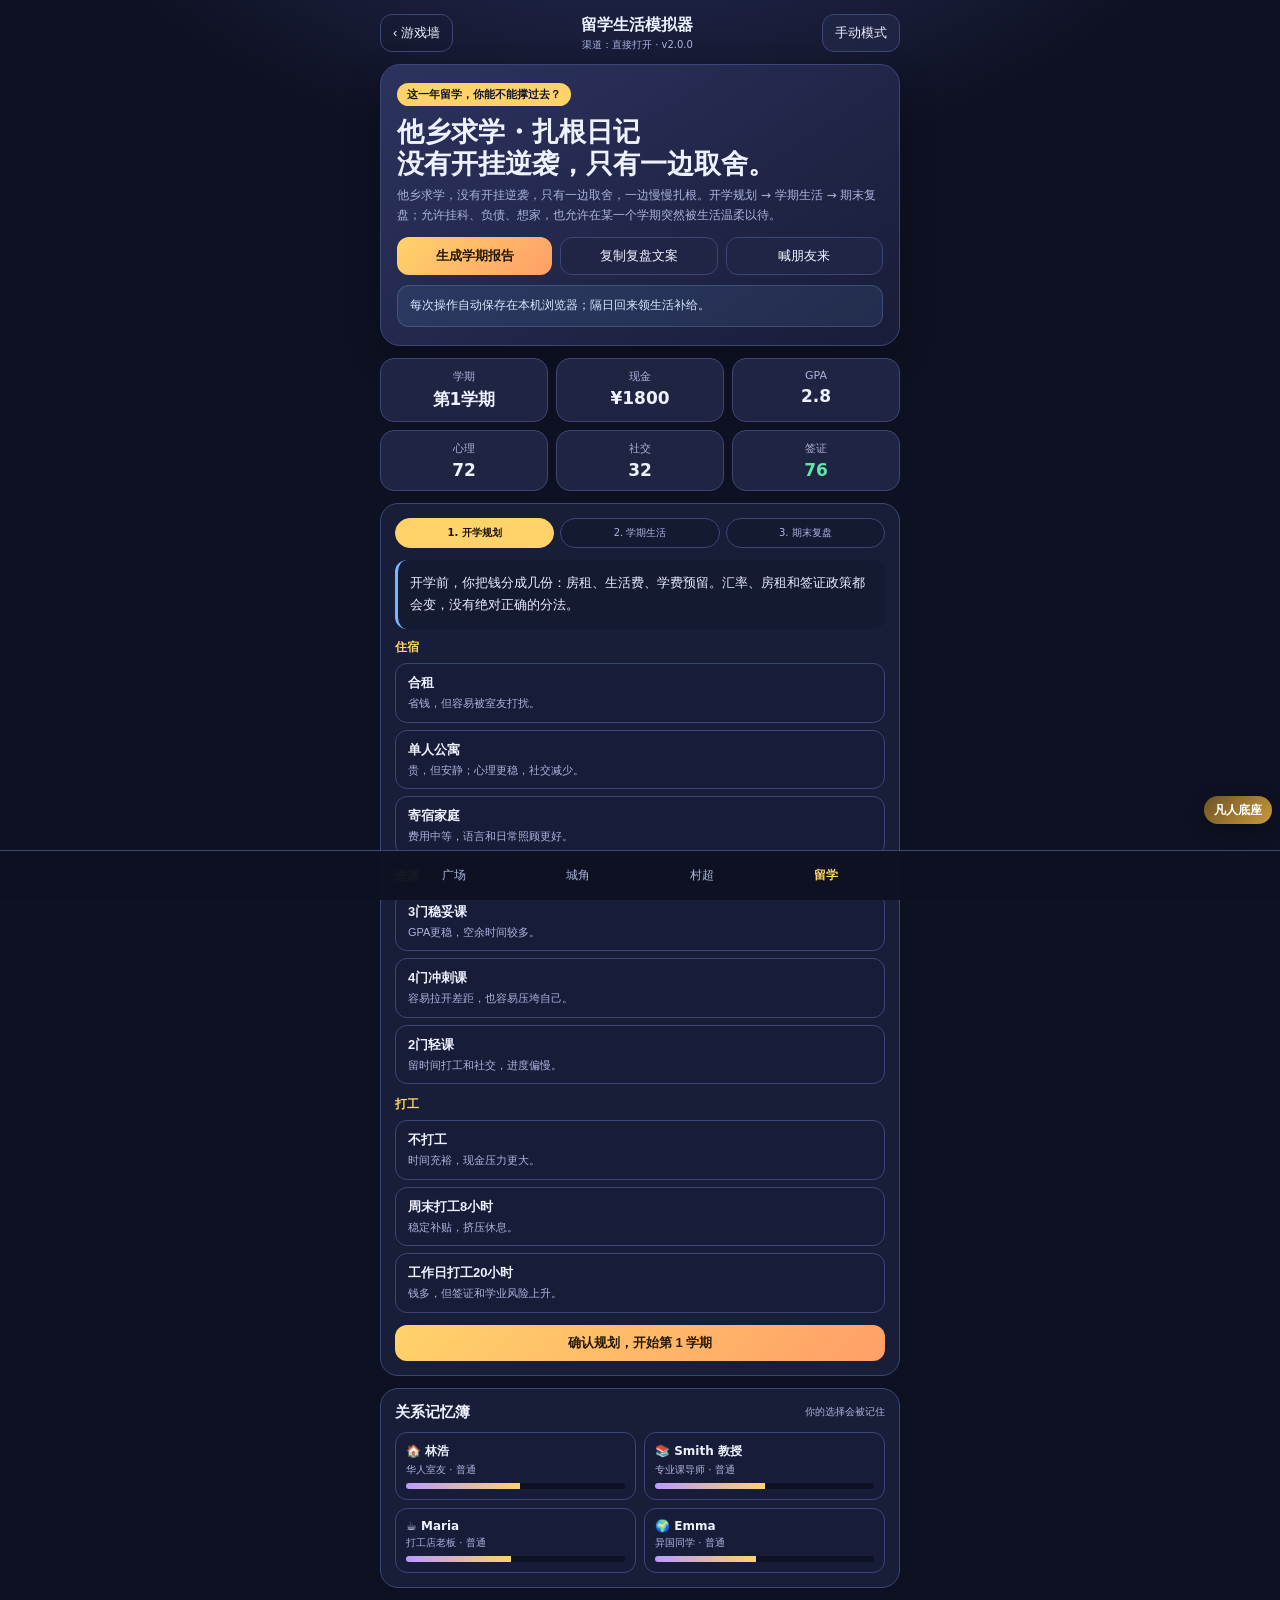
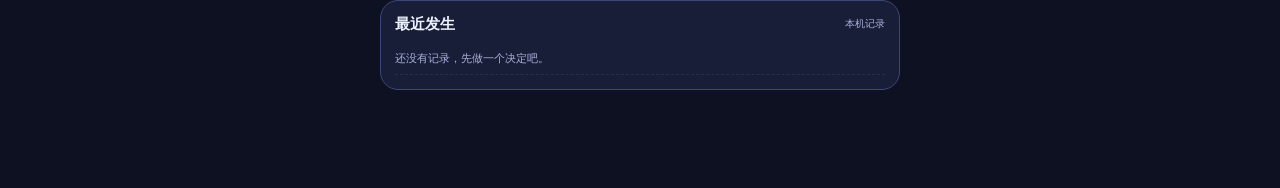
<file: liuxue.html>
<!DOCTYPE html>
<html lang="zh-CN">
<head>
<meta charset="utf-8">
<meta name="viewport" content="width=device-width,initial-scale=1,maximum-scale=1,user-scalable=no,viewport-fit=cover">
<meta name="theme-color" content="#111426">
<title>留学生活模拟器 · 点击即玩</title>
<style>
:root{--bg:#0e1122;--card:#202645;--line:#3d4678;--txt:#eef1ff;--sub:#aab3dc;--gold:#ffd36a;--green:#5ee6a8;--red:#ff718c;--blue:#78b7ff;--purple:#b99bff}
*{box-sizing:border-box;margin:0;padding:0;-webkit-tap-highlight-color:transparent}html,body{min-height:100%;background:radial-gradient(900px 520px at 50% -10%,#2c3263 0%,var(--bg) 66%);color:var(--txt);font-family:"PingFang SC","Microsoft YaHei",system-ui,sans-serif}body{padding:14px 12px 86px}.app{max-width:520px;margin:0 auto}
.topbar{display:flex;align-items:center;gap:8px;margin-bottom:12px}.iconbtn{border:1px solid var(--line);background:rgba(32,38,69,.86);color:var(--txt);border-radius:12px;padding:9px 12px;font-size:13px;cursor:pointer}.iconbtn.primary{background:linear-gradient(135deg,#ffd36a,#ff9f68);color:#251800;border:0;font-weight:700}.iconbtn.ghost{background:transparent}.titlebox{flex:1;text-align:center}.gametitle{font-size:16px;font-weight:800}.channel{font-size:10px;color:var(--sub);margin-top:2px}
.hero{padding:18px 16px;border:1px solid var(--line);border-radius:20px;background:linear-gradient(145deg,rgba(45,52,96,.96),rgba(25,29,57,.96));box-shadow:0 12px 34px rgba(0,0,0,.24);margin-bottom:12px}.kicker{display:inline-block;font-size:11px;color:#111426;background:var(--gold);border-radius:999px;padding:4px 10px;font-weight:800}.hero h1{font-size:27px;line-height:1.18;margin:10px 0 6px}.hero p{font-size:12px;color:var(--sub);line-height:1.65}.hero .row{display:flex;gap:8px;margin-top:12px;flex-wrap:wrap}.hero .row .iconbtn{flex:1;min-width:105px}.notice{margin-top:10px;padding:10px 12px;border-radius:12px;background:rgba(120,183,255,.10);border:1px solid rgba(120,183,255,.24);font-size:12px;line-height:1.6;color:#d7e8ff}
.stats{display:grid;grid-template-columns:repeat(3,1fr);gap:8px;margin-bottom:12px}.stat{background:rgba(32,38,69,.92);border:1px solid var(--line);border-radius:14px;padding:10px 8px;text-align:center}.stat .k{font-size:11px;color:var(--sub)}.stat .v{font-size:17px;font-weight:800;margin-top:4px}.stat .v.bad{color:var(--red)}.stat .v.good{color:var(--green)}
.panel{background:rgba(25,30,58,.94);border:1px solid var(--line);border-radius:18px;padding:14px;margin-bottom:12px}.panel h2{font-size:15px;margin-bottom:10px;display:flex;align-items:center;justify-content:space-between}.panel h2 small{font-size:10px;color:var(--sub);font-weight:400}.phase{display:flex;gap:6px;margin-bottom:12px}.phase span{flex:1;text-align:center;font-size:10px;padding:7px 2px;border-radius:999px;color:var(--sub);background:#151a33;border:1px solid var(--line)}.phase span.on{background:var(--gold);color:#1b1400;border-color:var(--gold);font-weight:800}
.optgroup{margin-bottom:12px}.optgroup h3{font-size:12px;color:var(--gold);margin:0 0 7px}.opts{display:grid;gap:7px}.opt{display:block;width:100%;text-align:left;border:1px solid var(--line);background:#171c38;color:var(--txt);border-radius:12px;padding:10px 12px;cursor:pointer}.opt.on{border-color:var(--gold);background:rgba(255,211,106,.12)}.opt b{display:block;font-size:13px;margin-bottom:3px}.opt span{display:block;font-size:11px;color:var(--sub);line-height:1.5}
.story{font-size:13px;line-height:1.75;color:#e8ecff;background:#151a33;border-radius:12px;padding:12px;margin-bottom:10px;border-left:3px solid var(--blue)}.choice{display:block;width:100%;text-align:left;border:1px solid var(--line);background:#171c38;color:var(--txt);border-radius:12px;padding:11px 12px;margin-bottom:8px;cursor:pointer}.choice b{display:block;font-size:13px;margin-bottom:3px}.choice span{display:block;font-size:11px;color:var(--sub);line-height:1.5}
.npcs{display:grid;grid-template-columns:1fr 1fr;gap:8px}.npc{background:#171c38;border:1px solid var(--line);border-radius:12px;padding:10px}.npc .n{font-size:12px;font-weight:800}.npc .r{font-size:10px;color:var(--sub);margin:3px 0 6px}.bar{height:6px;border-radius:99px;background:#0d1124;overflow:hidden}.bar i{display:block;height:100%;background:linear-gradient(90deg,var(--purple),var(--gold))}
.logs{font-size:11px;line-height:1.65;color:var(--sub);max-height:170px;overflow:auto}.logitem{padding:6px 0;border-bottom:1px dashed rgba(255,255,255,.08)}.reviewbox{background:#151a33;border:1px solid var(--line);border-radius:12px;padding:12px;font-size:12px;line-height:1.8}
.dnav{position:fixed;left:0;right:0;bottom:0;background:rgba(14,17,34,.96);border-top:1px solid var(--line);z-index:5}.dnav-inner{max-width:520px;margin:0 auto;display:flex;padding:8px 12px calc(8px + env(safe-area-inset-bottom))}.dnav button{flex:1;border:0;background:transparent;color:var(--sub);font-size:12px;padding:8px 0}.dnav button.active{color:var(--gold);font-weight:800}
.toast{position:fixed;left:50%;bottom:88px;transform:translate(-50%,20px);background:rgba(10,12,26,.95);border:1px solid var(--line);color:var(--txt);padding:10px 14px;border-radius:12px;font-size:12px;opacity:0;pointer-events:none;transition:.2s;z-index:30;max-width:90vw;text-align:center}.toast.show{opacity:1;transform:translate(-50%,0)}
.mask{position:fixed;inset:0;background:rgba(3,5,14,.82);display:none;align-items:center;justify-content:center;padding:16px;z-index:20}.mask.show{display:flex}.modal{width:100%;max-width:460px;max-height:86vh;overflow:auto;background:linear-gradient(145deg,#252c52,#161b35);border:1px solid var(--line);border-radius:20px;padding:16px}.modal h3{font-size:17px;margin-bottom:8px}.modal p{font-size:12px;color:var(--sub);line-height:1.7;margin-bottom:12px}.q{font-size:13px;font-weight:700;margin:10px 0 7px}.labels{display:flex;flex-wrap:wrap;gap:6px;margin-bottom:10px}.chip{border:1px solid var(--line);border-radius:999px;padding:7px 10px;font-size:11px;background:#171c38;color:var(--txt)}.miniBtn{display:block;width:100%;border:1px solid var(--line);border-radius:10px;background:#171c38;color:var(--txt);padding:9px;margin:5px 0;font-size:12px;text-align:left}.poster{width:100%;max-width:420px;border-radius:16px;display:none}.poster.show{display:block}.hint{font-size:11px;color:var(--sub);text-align:center;margin-top:8px;line-height:1.6}
</style>
</head>
<body>
<div class="app">
  <div class="topbar"><button class="iconbtn ghost" id="backBtn" type="button">‹ 游戏墙</button><div class="titlebox"><div class="gametitle">留学生活模拟器</div><div class="channel" id="channel">渠道：直接打开</div></div><button class="iconbtn" id="modeBtn" type="button">手动模式</button></div>
  <section class="hero"><span class="kicker">这一年留学，你能不能撑过去？</span><h1>他乡求学・扎根日记<br>没有开挂逆袭，只有一边取舍。</h1><p>他乡求学，没有开挂逆袭，只有一边取舍，一边慢慢扎根。开学规划 → 学期生活 → 期末复盘；允许挂科、负债、想家，也允许在某一个学期突然被生活温柔以待。</p><div class="row"><button class="iconbtn primary" id="posterBtn" type="button">生成学期报告</button><button class="iconbtn" id="copyBtn" type="button">复制复盘文案</button><button class="iconbtn" id="shareBtn" type="button">喊朋友来</button></div><div class="notice" id="dailyNotice">每次操作自动保存在本机浏览器；隔日回来领生活补给。</div></section>
  <section class="stats" id="stats"></section>
  <section class="panel"><div class="phase" id="phase"></div><div id="playPanel"></div></section>
  <section class="panel"><h2>关系记忆簿 <small>你的选择会被记住</small></h2><div class="npcs" id="npcs"></div></section>
  <section class="panel"><h2>最近发生 <small>本机记录</small></h2><div class="logs" id="logs"></div></section>
</div>
<nav class="dnav"><div class="dnav-inner"><button type="button" data-nav="hub">广场</button><button type="button" data-nav="yeshi">城角</button><button type="button" data-nav="cunchao">村超</button><button type="button" class="active" data-nav="liuxue">留学</button></div></nav>
<div class="toast" id="toast"></div>
<div class="mask" id="modalMask"><div class="modal" id="modalBox"></div></div>
<div class="mask" id="posterMask"><div style="width:100%;max-width:420px;text-align:center"><img class="poster" id="posterImg" alt="学期人生报告"><div class="hint">微信里长按图片保存；发群/朋友圈时配上复制的复盘文案。</div><button class="iconbtn" id="posterClose" type="button" style="margin-top:10px">关闭</button></div></div>
<script src="base.js"></script>
<script>
(function(){
'use strict';
var KEY='liuxue_sim_save_v2',CH_KEY='yeshi_projects_channel_v1',CODE_KEY='yeshi_projects_channel_v1_code',VERSION='2.0.0';
var CHANNELS={wechat_group:'微信群',moments:'朋友圈',mp_menu:'公众号菜单',mp_article:'公众号文章',qrcode:'二维码',entry_card:'游戏卡',direct:'直接打开'};
function $(id){return document.getElementById(id)}
function two(n){return n<10?'0'+n:String(n)}
function today(){var d=new Date();return d.getFullYear()+'-'+two(d.getMonth()+1)+'-'+two(d.getDate())}
function yesterday(){var d=new Date();d.setDate(d.getDate()-1);return d.getFullYear()+'-'+two(d.getMonth()+1)+'-'+two(d.getDate())}
function clamp(v,a,b){return Math.max(a,Math.min(b,v))}
function pick(a){return a[Math.floor(Math.random()*a.length)]}
function getParam(n){var s=location.search.replace(/^\?/,'').split('&');for(var i=0;i<s.length;i++){var p=s[i].split('=');if(decodeURIComponent(p[0])===n)return decodeURIComponent(p[1]||'')}return ''}
function readJSON(k,f){try{var v=localStorage.getItem(k);return v?JSON.parse(v):f}catch(e){return f}}
function writeJSON(k,v){try{localStorage.setItem(k,JSON.stringify(v))}catch(e){}}
function toast(t){var e=$('toast');e.textContent=t;e.className='toast show';clearTimeout(toast._t);toast._t=setTimeout(function(){e.className='toast'},2300)}
var NPCS={roommate:{name:'林浩',role:'华人室友',em:'🏠'},professor:{name:'Smith 教授',role:'专业课导师',em:'📚'},boss:{name:'Maria',role:'打工店老板',em:'☕'},classmate:{name:'Emma',role:'异国同学',em:'🌍'}};
var PLAN={housing:[{id:'share',label:'合租',desc:'省钱，但容易被室友打扰。',eff:{cash:-300,mental:2,social:5}},{id:'studio',label:'单人公寓',desc:'贵，但安静；心理更稳，社交减少。',eff:{cash:-620,mental:9,social:-4}},{id:'homestay',label:'寄宿家庭',desc:'费用中等，语言和日常照顾更好。',eff:{cash:-430,language:5,mental:4,social:3}}],courses:[{id:'safe',label:'3门稳妥课',desc:'GPA更稳，空余时间较多。',eff:{gpa:.08,mental:4}},{id:'challenge',label:'4门冲刺课',desc:'容易拉开差距，也容易压垮自己。',eff:{gpa:.18,mental:-8}},{id:'light',label:'2门轻课',desc:'留时间打工和社交，进度偏慢。',eff:{gpa:-.06,cash:60,social:4}}],job:[{id:'none',label:'不打工',desc:'时间充裕，现金压力更大。',eff:{mental:6,language:1}},{id:'weekend',label:'周末打工8小时',desc:'稳定补贴，挤压休息。',eff:{cash:260,mental:-4,language:3}},{id:'weekday',label:'工作日打工20小时',desc:'钱多，但签证和学业风险上升。',eff:{cash:620,mental:-10,gpa:-.12,visa:-8}}]};
var EVENTS=[
{id:'groupwork',title:'小组作业没人回消息',text:'凌晨一点，小组群里只有你还在改 PPT。有人拖延，有人抱怨题目太难。',mini:'oral',choices:[{label:'把活全揽下来',hint:'GPA上升，心理下降',eff:{gpa:.16,mental:-9,social:2},npc:{classmate:-3},log:'你一个人改完了小组作业，分数稳住了，但有点累。'},{label:'在群里明确分工',hint:'GPA小升，社交上升',eff:{gpa:.08,social:5,mental:-2},npc:{classmate:5},log:'你把任务拆开并约了时间，小组终于动起来了。'},{label:'直接摆烂交旧稿',hint:'GPA下降，教授印象下降',eff:{gpa:-.18,mental:5},npc:{professor:-8},log:'小组作业草草交了，教授在课上点了名字。'}]},
{id:'speech',title:'课堂发言卡住了',text:'教授点名让你说说对案例的看法。教室很安静，你听见自己的心跳。',choices:[{label:'硬着头皮用英文说',hint:'语言提升，心理下降',eff:{language:6,mental:-6},npc:{professor:6},log:'你磕磕绊绊说完了，教授点了点头。'},{label:'用中文先表达思路',hint:'语言小升，社交上升',eff:{language:2,social:4},npc:{classmate:4},log:'你先用中文理清思路，再换成英文，慢慢开口了。'},{label:'坦白还没准备好',hint:'心理上升，教授印象下降',eff:{mental:5},npc:{professor:-4},log:'你坦白说没准备好，教授让你课后补交观点。'}]},
{id:'rent',title:'房东临时涨租',text:'房东发来消息：下个月起每月多收 120。你不确认，就可能没地方住。',choices:[{label:'忍下来继续住',hint:'现金下降，心理下降',eff:{cash:-120,mental:-6},log:'你忍了涨租，月底账本更紧了。'},{label:'找室友商量合租',hint:'现金压力下降，室友关系变化',eff:{cash:-50,social:3},npc:{roommate:7},log:'林浩同意一起承担一部分，房租压力小了些。'},{label:'换到远一点的房子',hint:'现金下降，语言上升',eff:{cash:-180,language:3,mental:-5},log:'搬家那天你第一次知道城市公交这么绕。'}]},
{id:'overtime',title:'打工老板临时加班',text:'Maria 问你能不能顶一个夜班，客人很多，工资按 1.5 倍算。',mini:'checkout',choices:[{label:'答应加班',hint:'现金上升，心理/GPA下降',eff:{cash:180,gpa:-.08,mental:-7,visa:-3},npc:{boss:8},log:'夜班忙到脚酸，但工资厚了不少。'},{label:'说明要考试，婉拒',hint:'GPA上升，老板信任下降',eff:{gpa:.1,mental:3},npc:{boss:-5},log:'你守住了复习时间，Maria 语气有点失望。'},{label:'推荐同学去顶班',hint:'社交上升，老板信任小升',eff:{social:5,cash:30},npc:{boss:3,roommate:2},log:'你找来同学顶班，Maria 说你靠谱。'}]},
{id:'culture',title:'文化误会',text:'课堂讨论时你的一句话被理解成冒犯，空气突然安静。',choices:[{label:'当场解释并道歉',hint:'社交上升，语言上升',eff:{social:6,language:4,mental:-3},npc:{classmate:6},log:'你解释了语境，也道了歉，气氛慢慢缓下来。'},{label:'沉默，下课再找人说明',hint:'心理下降，Emma关系下降',eff:{mental:-5},npc:{classmate:-6},log:'你沉默了一整节课，回宿舍后才发出解释消息。'},{label:'反问对方太敏感',hint:'关系大幅下降',eff:{social:-8},npc:{classmate:-12,professor:-4},log:'话出口你就后悔了，但教室已经没人接话。'}]},
{id:'homesick',title:'想家的一晚',text:'视频里妈妈问你吃得怎么样。你看着空冰箱，突然说不出话。',choices:[{label:'说一切都好',hint:'心理下降，室友关系小升',eff:{mental:-8,social:2},npc:{roommate:3},log:'你说都挺好，挂断后坐在床边发了会儿呆。'},{label:'说实话，承认想家',hint:'心理上升，现金略降',eff:{mental:9,cash:-60},npc:{roommate:6},log:'林浩默默递来一盒饺子，你们聊到很晚。'},{label:'约朋友出门散心',hint:'社交上升，现金下降',eff:{social:8,mental:5,cash:-80},log:'夜风很冷，但有人陪着走，心里没那么空。'}]},
{id:'party',title:'室友邀你去聚会',text:'林浩组局去城里聚餐，但你明天有早课，而且这个月现金已经很紧。',choices:[{label:'去，少点些菜',hint:'社交上升，现金下降',eff:{social:9,mental:5,cash:-90},npc:{roommate:8},log:'你只点了最便宜的菜，但那晚笑得很轻松。'},{label:'不去，说明天有课',hint:'GPA上升，室友关系下降',eff:{gpa:.1},npc:{roommate:-5},log:'林浩说“行吧”，门关上后你有点后悔。'},{label:'改约图书馆一起复习',hint:'GPA和室友关系上升',eff:{gpa:.12,social:4,mental:-2},npc:{roommate:6},log:'你们在图书馆待到闭馆，反而更像朋友了。'}]},
{id:'exam',title:'期末考前一周',text:'图书馆满座，咖啡喝到第三杯。你发现还有两章没看完。',mini:'oral',choices:[{label:'通宵突击',hint:'GPA上升，心理大幅下降',eff:{gpa:.22,mental:-14},log:'你熬到天亮，考场上手都在抖。'},{label:'按重点复习，保证睡眠',hint:'GPA小升，心理上升',eff:{gpa:.1,mental:6},npc:{professor:3},log:'你把最能拿分的部分稳住了。'},{label:'找教授问重点',hint:'GPA上升，教授关系上升',eff:{gpa:.14,visa:2},npc:{professor:8},log:'教授给你划了范围，还提醒你别只顾分数。'}]},
{id:'visa',title:'签证材料提醒',text:'系统提醒你的出勤率接近红线，打工时长也需要重新确认。',choices:[{label:'立刻减少工时',hint:'签证上升，现金下降',eff:{visa:12,cash:-140},npc:{boss:-4},log:'你把排班表改了，签证材料终于像样了。'},{label:'找国际学生办公室咨询',hint:'签证上升，语言上升',eff:{visa:9,language:3},log:'Advisor 逐项帮你核对，你终于知道哪些红线不能碰。'},{label:'先不管，考试后再说',hint:'签证下降',eff:{visa:-15,mental:-4},log:'你把提醒划掉了，但心里一直悬着。'}]},
{id:'cheapfood',title:'超市临期区',text:'晚上八点，临期饭菜半价。你本来想省钱，但排队的人很多。',mini:'checkout',choices:[{label:'排队买临期饭',hint:'现金上升，心理略降',eff:{cash:60,mental:-3},log:'你省下一顿饭钱，回宿舍时饭盒已经凉了。'},{label:'买正常饭菜',hint:'现金下降，心理上升',eff:{cash:-45,mental:5},log:'热乎的饭菜让你觉得生活还没那么糟。'},{label:'回宿舍煮面',hint:'现金上升，社交可能下降',eff:{cash:35,mental:2},npc:{roommate:-2},log:'你煮了面，林浩闻着香味问能不能分一口。'}]},
{id:'internship',title:'实习机会来了',text:'一家本地公司愿意给无薪实习，但要求每周三天，且签证合规。',choices:[{label:'接受无薪实习',hint:'签证/语言上升，现金下降',eff:{visa:10,language:8,cash:-200,gpa:-.05},log:'你开始通勤实习，邮箱里终于不是只有课程通知。'},{label:'只投有薪岗位',hint:'现金小升，签证小升',eff:{cash:20,visa:3},log:'你筛了一晚上有薪岗位，投出去十几份。'},{label:'先放弃，保学业',hint:'GPA上升，心理上升',eff:{gpa:.12,mental:6},log:'你关掉招聘页面，决定先把这学期读完。'}]},
{id:'lonely',title:'国庆那天',text:'群里都在晒聚会，你一个人坐在出租屋，窗外下起雨。',choices:[{label:'给家里打长电话',hint:'心理上升，现金下降',eff:{mental:10,cash:-40},npc:{roommate:2},log:'听到家里的声音，你终于没那么想哭。'},{label:'去华人超市买材料做饭',hint:'社交上升，现金下降',eff:{social:6,mental:4,cash:-70},npc:{roommate:5},log:'林浩闻着味过来蹭饭，你们聊了很多。'},{label:'闷头刷题',hint:'GPA上升，心理下降',eff:{gpa:.14,mental:-10},log:'题刷完了，雨也停了，可心里还是空。'}]}
];
function def(){return {v:VERSION,term:1,week:1,phase:'plan',cash:1800,gpa:2.8,mental:72,social:32,visa:76,language:38,plan:{housing:'',courses:'',job:''},env:{exchange:1,rent:0,policy:'稳定'},auto:false,npc:{roommate:{trust:52,mood:55,last:''},professor:{trust:50,mood:50,last:''},boss:{trust:48,mood:52,last:''},classmate:{trust:46,mood:50,last:''}},history:[],lastVisit:'',streak:0,ending:'',seen:[],inviter:'',rewarded:false}}
function load(){var d=def(),s=readJSON(KEY,null);if(!s||typeof s!=='object')return d;for(var k in d)if(!(k in s))s[k]=d[k];for(var n in NPCS)if(!s.npc[n]||typeof s.npc[n]!=='object')s.npc[n]={trust:50,mood:50,last:''};if(!s.plan||typeof s.plan!=='object')s.plan=d.plan;if(!s.env||typeof s.env!=='object')s.env=d.env;return s}
var S=load();var ch=getParam('ch')||'direct';try{ch=CHANNELS[ch]?ch:(localStorage.getItem(CH_KEY)||'direct');localStorage.setItem(CH_KEY,ch)}catch(e){}
var inviter=getParam('inviter')||getParam('ref')||'';if(inviter&&inviter!==S.inviter){S.inviter=inviter;if(!S.rewarded){S.cash+=60;S.rewarded=true;pushLog('好友推荐：生活补给 +60 元')}}
function myCode(){try{var c=localStorage.getItem(CODE_KEY);if(c)return c;c='l'+Date.now().toString(36)+Math.random().toString(36).slice(2,6);localStorage.setItem(CODE_KEY,c);return c}catch(e){return 'ldemo'}}
function baseUrl(){return location.href.split('?')[0].replace(/liuxue\.html$/,'')}
function shareLink(){return baseUrl()+'liuxue.html?ch=wechat_group&inviter='+encodeURIComponent(myCode())}
function pushLog(t){S.history.unshift('['+today()+'] '+t);if(S.history.length>40)S.history=S.history.slice(0,40)}
function save(){writeJSON(KEY,S)}
function apply(e){if(!e)return;if(e.cash)S.cash+=e.cash;if(e.gpa)S.gpa=clamp(S.gpa+e.gpa,0,4);if(e.mental)S.mental=clamp(S.mental+e.mental,0,100);if(e.social)S.social=clamp(S.social+e.social,0,100);if(e.visa)S.visa=clamp(S.visa+e.visa,0,100);if(e.language)S.language=clamp(S.language+e.language,0,100)}
function applyNpc(id,d){if(!d||!S.npc[id])return;S.npc[id].trust=clamp(S.npc[id].trust+d,0,100);S.npc[id].mood=clamp(S.npc[id].mood+Math.round(d/2),0,100);S.npc[id].last='第'+S.term+'学期第'+S.week+'周'}
function returnBonus(){if(S.lastVisit&&S.lastVisit!==today()){S.streak=S.lastVisit===yesterday()?(S.streak||0)+1:1;var b=Math.min(48,12+S.streak*6);S.cash+=b;pushLog('隔日回访补给 +'+b+' 元，连续 '+S.streak+' 天');$('dailyNotice').textContent='今日补给已到账：+'+b+' 元 · 连续 '+S.streak+' 天。'}S.lastVisit=today();save()}
function statText(k){if(k==='term')return '第'+S.term+'学期';if(k==='cash')return '¥'+Math.round(S.cash);if(k==='gpa')return Number(S.gpa).toFixed(1);return Math.round(S[k]||0)}
function renderStats(){var ds=[['term','学期'],['cash','现金'],['gpa','GPA'],['mental','心理'],['social','社交'],['visa','签证']];$('stats').innerHTML=ds.map(function(d){var bad=(d[0]==='cash'&&S.cash<0)||((d[0]==='mental'||d[0]==='visa')&&S[d[0]]<30)||(d[0]==='gpa'&&S.gpa<2.2);var good=(d[0]==='gpa'&&S.gpa>=3.5)||((d[0]==='mental'||d[0]==='visa')&&S[d[0]]>=75);return '<div class="stat"><div class="k">'+d[1]+'</div><div class="v '+(bad?'bad':(good?'good':''))+'">'+statText(d[0])+'</div></div>'}).join('');$('channel').textContent='渠道：'+(CHANNELS[ch]||ch)+' · v'+VERSION;$('modeBtn').textContent=S.auto?'自动模式':'手动模式'}
function renderPhase(){var ns=['开学规划','学期生活','期末复盘'],i=S.phase==='plan'?0:(S.phase==='week'?1:2);$('phase').innerHTML=ns.map(function(n,k){return '<span class="'+(k===i?'on':'')+'">'+(k+1)+'. '+n+'</span>'}).join('')}
function renderNpcs(){var h='';for(var k in NPCS){var n=NPCS[k],d=S.npc[k],t=d.trust,lab=t>=75?'信赖':(t>=55?'还不错':(t>=35?'普通':'疏远'));h+='<div class="npc"><div class="n">'+n.em+' '+n.name+'</div><div class="r">'+n.role+' · '+lab+(d.last?' · 上次：'+d.last:'')+'</div><div class="bar"><i style="width:'+t+'%"></i></div></div>'}$('npcs').innerHTML=h}
function renderLogs(){$('logs').innerHTML=(S.history.length?S.history.slice(0,12):['还没有记录，先做一个决定吧。']).map(function(x){return '<div class="logitem">'+x+'</div>'}).join('')}
function render(){renderStats();renderPhase();renderNpcs();renderLogs();if(S.ending){renderEnding();return}if(S.phase==='plan')renderPlan();else if(S.phase==='week')renderWeek();else renderReview();save()}
function labelOf(g,id){var a=PLAN[g];for(var i=0;i<a.length;i++)if(a[i].id===id)return a[i].label;return ''}
function renderPlan(){var gs=[['housing','住宿',PLAN.housing],['courses','选课',PLAN.courses],['job','打工',PLAN.job]];var h='<div class="story">开学前，你把钱分成几份：房租、生活费、学费预留。汇率、房租和签证政策都会变，没有绝对正确的分法。</div>';gs.forEach(function(g){h+='<div class="optgroup"><h3>'+g[1]+'</h3><div class="opts">';g[2].forEach(function(o){h+='<button type="button" class="opt '+(S.plan[g[0]]===o.id?'on':'')+'" data-group="'+g[0]+'" data-id="'+o.id+'"><b>'+o.label+'</b><span>'+o.desc+'</span></button>'});h+='</div></div>'});var ready=S.plan.housing&&S.plan.courses&&S.plan.job;h+='<button type="button" class="iconbtn primary" id="startTerm" style="width:100%" '+(ready?'':'disabled')+'>确认规划，开始第 '+S.term+' 学期</button>';$('playPanel').innerHTML=h;Array.prototype.forEach.call($('playPanel').querySelectorAll('[data-group]'),function(b){b.onclick=function(){S.plan[b.getAttribute('data-group')]=b.getAttribute('data-id');save();renderPlan()}});$('startTerm').onclick=function(){PLAN.housing.forEach(function(o){if(o.id===S.plan.housing)apply(o.eff)});PLAN.courses.forEach(function(o){if(o.id===S.plan.courses)apply(o.eff)});PLAN.job.forEach(function(o){if(o.id===S.plan.job)apply(o.eff)});S.env={exchange:pick([0.96,1,1,1.04,1.08]),rent:pick([0,0,50,120]),policy:pick(['稳定','稳定','收紧'])};if(S.env.policy==='收紧'){S.visa=clamp(S.visa-6,0,100);pushLog('签证政策收紧：合规压力上升')}if(S.env.exchange>1)S.cash-=Math.round(60*(S.env.exchange-1)*10);if(S.env.rent){S.cash-=S.env.rent;pushLog('房租上涨：本期支出 +'+S.env.rent+' 元')}pushLog('第 '+S.term+' 学期规划完成：'+labelOf('housing',S.plan.housing)+' / '+labelOf('courses',S.plan.courses)+' / '+labelOf('job',S.plan.job));S.phase='week';S.week=1;S.seen=[];save();render()}}
function currentEvent(){var pool=EVENTS.filter(function(e){return S.seen.indexOf(e.id)<0});if(!pool.length){S.seen=[];pool=EVENTS.slice()}if(S.mental<28&&S.seen.indexOf('lonely')<0){S.seen.push('lonely');return EVENTS.filter(function(e){return e.id==='lonely'})[0]}if(S.visa<28&&S.seen.indexOf('visa')<0){S.seen.push('visa');return EVENTS.filter(function(e){return e.id==='visa'})[0]}var e=pick(pool);S.seen.push(e.id);return e}
function eventText(e){var t=e.text;if(e.id==='party'&&S.npc.roommate.trust>=70)t+=' 林浩记得你上次帮过他，语气比平时更亲近。';if(e.id==='groupwork'&&S.npc.classmate.trust<35)t+=' Emma 之前被你冷落过，回复格外慢。';return t}
function renderWeek(){if(!S._event)S._event=currentEvent();var e=S._event,h='<div class="story"><b>第 '+S.week+' 周 · '+e.title+'</b><br>'+eventText(e)+'</div>';if(S.auto){h+='<button type="button" class="iconbtn primary" id="autoDo" style="width:100%">自动处理（拿基础结果）</button><div class="hint">自动模式不触发小游戏，结果更平稳。</div>'}else{e.choices.forEach(function(c,i){h+='<button type="button" class="choice" data-choice="'+i+'"><b>'+c.label+'</b><span>'+c.hint+'</span></button>'})}$('playPanel').innerHTML=h;var a=$('autoDo');if(a)a.onclick=function(){resolve(e,1,false)};Array.prototype.forEach.call($('playPanel').querySelectorAll('[data-choice]'),function(b){b.onclick=function(){resolve(e,Number(b.getAttribute('data-choice')),true)}})}
var MINI_ON={groupwork:1,overtime:0,cheapfood:0,exam:2};
function autoPick(e){var best=0,bestScore=1e9;e.choices.forEach(function(c,i){var sc=0;for(var k in c.eff){var v=Number(c.eff[k])||0;if(k==='cash'&&v<0)sc+=Math.abs(v)/30;else if(k==='cash')sc+=v/30;else if(v<0)sc+=Math.abs(v)*0.6;else sc+=v*0.15}if(sc<bestScore){bestScore=sc;best=i}});return best}
function resolve(e,i,manual){if(!manual)i=autoPick(e);var c=e.choices[i]||e.choices[1];apply(c.eff);if(c.npc)for(var k in c.npc)applyNpc(k,c.npc[k]);if(manual&&e.mini&&MINI_ON[e.id]===i){openMini(e.mini,function(sc){if(sc>=2){apply({gpa:.06,social:4,language:3});pushLog('微交互完成良好：GPA/社交/语言额外提升')}else if(sc===1)apply({social:2});finish(c)});return}if(!manual){apply({mental:2});pushLog('自动处理：按最稳妥方案，结果平稳')}finish(c)}
function finish(c){pushLog(c.log||('你选择了：'+c.label));S.week++;S._event=null;if(S.week>6){S.phase='review';save();render();toast('学期结束，进入复盘')}else{save();render()}}
function termTitle(){if(S.gpa>=3.6&&S.mental>=60&&S.visa>=70&&S.cash>=0)return '坚韧通关 · 学业与生活都稳住了';if(S.visa<25)return '签证告急 · 生活被迫按下暂停键';if(S.mental<25)return '心力透支 · 你终于意识到自己也需要被照顾';if(S.cash<-500)return '账本赤字 · 钱的问题开始影响每一个选择';if(S.gpa<2.2)return '学业预警 · 这一学期没撑住，但还没结束';return '现实继续 · 有得有失，日子还在往前走'}
function renderReview(){var ls=['第 '+S.term+' 学期结束。','现金 ¥'+Math.round(S.cash)+' · GPA '+S.gpa.toFixed(1)+' · 心理 '+Math.round(S.mental)+' · 社交 '+Math.round(S.social)+' · 签证 '+Math.round(S.visa),'关系：林浩 '+S.npc.roommate.trust+' · Smith '+S.npc.professor.trust+' · Maria '+S.npc.boss.trust+' · Emma '+S.npc.classmate.trust,'环境：汇率 '+S.env.exchange.toFixed(2)+' · 房租变化 +'+S.env.rent+' · 签证政策 '+S.env.policy,'复盘：'+termTitle()];var h='<div class="story"><b>期末复盘 · '+termTitle()+'</b><br>不打分，不判定输赢。把这一学期放在账本里，看看生活留下了什么。</div><div class="reviewbox">'+ls.join('<br>')+'</div><div style="display:flex;gap:8px;margin-top:12px"><button class="iconbtn primary" id="nextTerm" type="button" style="flex:1">进入下一学期</button><button class="iconbtn" id="reviewPoster" type="button" style="flex:1">生成报告图</button></div>';$('playPanel').innerHTML=h;$('nextTerm').onclick=function(){if(S.term>=8){S.ending=finalEnding();S.phase='ending';save();render();toast('毕业报告已生成')}else{S.term++;S.phase='plan';S.week=1;S._event=null;S.seen=[];S.plan={housing:'',courses:'',job:''};save();render()}};$('reviewPoster').onclick=drawPoster}
function finalEnding(){if(S.gpa>=3.6&&S.visa>=70&&S.mental>=60&&S.cash>=0)return 'perfect';if(S.visa<25)return 'visa';if(S.mental<25)return 'mental';if(S.cash<-500)return 'debt';if(S.gpa<2)return 'delay';return 'real'}
function endingText(){var m={perfect:'完美：顺利毕业，拿到 offer。那些难熬的夜都没有白费。',real:'现实：没有惊天逆袭，但你把日子过完了。毕业证、朋友和账本都在。',visa:'签证失效：材料与出勤没能撑住，你被迫中断学业回国。',mental:'心力透支：你终于承认自己撑不住了。休学不是失败。',debt:'负债回国：账本上的数字压过了毕业典礼。',delay:'延期毕业：有几门课没过，你申请了重修。慢一点，但还没放弃。'};return m[S.ending]||m.real}
function renderEnding(){var h='<div class="story"><b>最终人生报告</b><br>'+endingText()+'</div><div class="reviewbox">最终 GPA '+S.gpa.toFixed(1)+' · 现金 ¥'+Math.round(S.cash)+' · 心理 '+Math.round(S.mental)+' · 社交 '+Math.round(S.social)+' · 签证 '+Math.round(S.visa)+'<br>林浩 '+S.npc.roommate.trust+' · Smith '+S.npc.professor.trust+' · Maria '+S.npc.boss.trust+' · Emma '+S.npc.classmate.trust+'</div><div style="display:flex;gap:8px;margin-top:12px"><button class="iconbtn primary" id="restart" type="button" style="flex:1">重新开始一届</button><button class="iconbtn" id="endPoster" type="button" style="flex:1">生成结局图</button></div>';$('playPanel').innerHTML=h;$('restart').onclick=function(){if(!confirm('重新开始会清空本机留学存档，确定吗？'))return;try{localStorage.removeItem(KEY)}catch(e){}location.reload()};$('endPoster').onclick=drawPoster}
function openMini(type,done){var box=$('modalBox');$('modalMask').classList.add('show');if(type==='due')miniDue(box,done);else if(type==='checkout')miniCheckout(box,done);else miniOral(box,done)}
function closeMini(){ $('modalMask').classList.remove('show') }
function miniDue(box,done){var items=['A. Brown 2021','B. Chen 2019','C. Smith 2022','D. Wang 2020'],ans=['B. Chen 2019','D. Wang 2020','A. Brown 2021','C. Smith 2022'],seq=[],wrong=0;function draw(){box.innerHTML='<h3>论文赶 due：整理参考文献</h3><p>按发表年份从早到晚点击。</p><div class="q">当前顺序：'+(seq.join(' → ')||'还没有')+'</div><div class="labels" id="labels"></div><button class="iconbtn primary" id="okMini" type="button">'+(seq.length===4?'完成并结算':'提交排序')+'</button>';var host=$('labels');items.forEach(function(it){var b=document.createElement('button');b.className='chip';b.type='button';b.textContent=it;b.onclick=function(){if(seq.indexOf(it)>=0)return;seq.push(it);if(it!==ans[seq.length-1])wrong++;draw()};host.appendChild(b)});$('okMini').onclick=function(){closeMini();if(seq.length<4){done(0);return}done(wrong===0?3:(wrong<=2?2:1))}}draw()}
function miniCheckout(box,done){var goods=['矿泉水','泡面','苹果','牛奶','面包'],targets=['买一瓶水','买一包方便面','买两个苹果','买一盒牛奶','买一个面包'],round=0,right=0;function draw(){box.innerHTML='<h3>超市收银：快速点单</h3><p>顾客要什么就点什么，共 5 单。</p><div class="q">第 '+(round+1)+'/5 单：'+targets[round]+'</div><div class="labels" id="goods"></div>';var host=$('goods');goods.forEach(function(g,i){var b=document.createElement('button');b.className='chip';b.type='button';b.textContent=g;b.onclick=function(){if(i===round)right++;round++;if(round>=5){closeMini();done(right>=5?3:(right>=3?2:1))}else draw()};host.appendChild(b)})}draw()}
function miniOral(box,done){var qs=[{q:'教授：Why did you choose this topic?',a:['Because it is easy.','I noticed a real problem and want to understand it.','My friend told me to.'],ok:1},{q:'同学：Your point sounds offensive.',a:['You are too sensitive.','Sorry, I did not express it clearly. Let me explain.','Whatever.'],ok:1},{q:'老板：Can you stay for the night shift?',a:['No, I hate it.','I have an exam tomorrow. Can I help for one hour today?','Maybe.'],ok:1}],i=0,right=0;function draw(){var it=qs[i];box.innerHTML='<h3>口语答辩：选一句合适的话</h3><p>不看语法花哨，只看表达是否体面、清楚、诚实。</p><div class="q">'+(i+1)+'/3 '+it.q+'</div><div id="opts"></div>';var host=$('opts');it.a.forEach(function(a,k){var b=document.createElement('button');b.className='miniBtn';b.type='button';b.textContent=a;b.onclick=function(){if(k===it.ok)right++;i++;if(i>=3){closeMini();done(right>=3?3:(right>=2?2:1))}else draw()};host.appendChild(b)})}draw()}
function copyText(t){if(navigator.clipboard&&navigator.clipboard.writeText)return navigator.clipboard.writeText(t).catch(function(){fallback(t)});return Promise.resolve(fallback(t))}
function fallback(t){try{var ta=document.createElement('textarea');ta.value=t;ta.style.position='fixed';ta.style.opacity='0';document.body.appendChild(ta);ta.select();document.execCommand('copy');document.body.removeChild(ta)}catch(e){}}
function reportText(){return '【我的留学生活报告】\n'+(S.ending?endingText():termTitle())+'\n第'+S.term+'学期 · GPA '+S.gpa.toFixed(1)+' · 现金¥'+Math.round(S.cash)+' · 心理'+Math.round(S.mental)+' · 社交'+Math.round(S.social)+' · 签证'+Math.round(S.visa)+'\n'+shareLink()}
function roundRect(x,X,Y,W,H,r){x.beginPath();x.moveTo(X+r,Y);x.arcTo(X+W,Y,X+W,Y+H,r);x.arcTo(X+W,Y+H,X,Y+H,r);x.arcTo(X,Y+H,X,Y,r);x.arcTo(X,Y,X+W,Y,r);x.closePath()}
function wrap(x,t,X,Y,W,lh){var chars=t.split(''),line='',y=Y;for(var i=0;i<chars.length;i++){var test=line+chars[i];if(x.measureText(test).width>W&&line){x.fillText(line,X,y);line=chars[i];y+=lh}else line=test}if(line)x.fillText(line,X,y);return y}
function drawPoster(){var c=document.createElement('canvas');c.width=640;c.height=960;var x=c.getContext('2d'),g=x.createLinearGradient(0,0,640,960);g.addColorStop(0,'#2f3a79');g.addColorStop(1,'#0e1122');x.fillStyle=g;x.fillRect(0,0,640,960);x.fillStyle='#ffd36a';x.font='bold 42px sans-serif';x.fillText('留学生活模拟器',54,92);x.fillStyle='#eef1ff';x.font='bold 30px sans-serif';wrap(x,S.ending?'最终人生报告':('第 '+S.term+' 学期复盘'),54,154,530,42);x.fillStyle='#aab3dc';x.font='22px sans-serif';wrap(x,S.ending?endingText():termTitle(),54,220,530,34);var rows=[['GPA',S.gpa.toFixed(1)],['现金','¥'+Math.round(S.cash)],['心理',Math.round(S.mental)+'/100'],['社交',Math.round(S.social)+'/100'],['签证',Math.round(S.visa)+'/100'],['语言',Math.round(S.language)+'/100']];rows.forEach(function(r,i){x.fillStyle=i%2?'#202645':'#171c38';roundRect(x,54,300+i*74,532,60,14);x.fill();x.fillStyle='#aab3dc';x.font='24px sans-serif';x.fillText(r[0],78,339+i*74);x.fillStyle='#eef1ff';x.font='bold 26px sans-serif';x.fillText(r[1],300,339+i*74)});x.fillStyle='#ffd36a';x.font='22px sans-serif';x.fillText('孤独、成长、取舍；不一定完美毕业。',54,810);x.fillStyle='#aab3dc';x.font='18px sans-serif';x.fillText('微信点开即玩 · 本地自动存档 · 隔日补给',54,850);var img=$('posterImg');img.src=c.toDataURL('image/png');img.className='poster show';$('posterMask').classList.add('show')}
function refQS(){return '&inviter='+encodeURIComponent(S.inviter||inviter||'')}
$('backBtn').onclick=function(){location.href=baseUrl()+'projects_hub.html?ch='+encodeURIComponent(ch)+refQS()};
$('modeBtn').onclick=function(){S.auto=!S.auto;save();render();toast(S.auto?'已切到自动模式':'已切到手动模式')};
$('posterBtn').onclick=drawPoster;$('copyBtn').onclick=function(){copyText(reportText()).then(function(){toast('复盘文案已复制')})};
$('shareBtn').onclick=function(){copyText('我在《留学生活模拟器》熬到了第'+S.term+'学期，GPA '+S.gpa.toFixed(1)+'。点开试试：'+shareLink()).then(function(){toast('分享文案与链接已复制')})};
$('posterClose').onclick=function(){$('posterMask').classList.remove('show')};
Array.prototype.forEach.call(document.querySelectorAll('[data-nav]'),function(b){b.onclick=function(){var t=b.getAttribute('data-nav');if(t==='hub')location.href=baseUrl()+'projects_hub.html?ch='+encodeURIComponent(ch)+refQS();else{var page=t==='yeshi'?'index':t;location.href=baseUrl()+page+'.html?ch='+encodeURIComponent(ch)+refQS()}}});
window.MORTAL_GAME_HOOKS={game:'liuxue',grant:function(e,ev){
  try{
    e=e||{};
    apply({cash:(e.cash||0)+(e.dayReward||0),gpa:e.gpa,mental:e.mental,social:e.social,visa:e.visa,language:e.language});
    if(e.npc)for(var k in e.npc)applyNpc(k,e.npc[k]);
    pushLog('底座奇遇：'+((ev&&ev.title)||'他乡小事')+' 已完成');
    save();render();
  }catch(err){}
}};
if(window.MortalBase)window.MortalBase.init('liuxue',{name:'留学生活模拟器'});
returnBonus();render();
})();
</script>
</body>
</html>
</file>
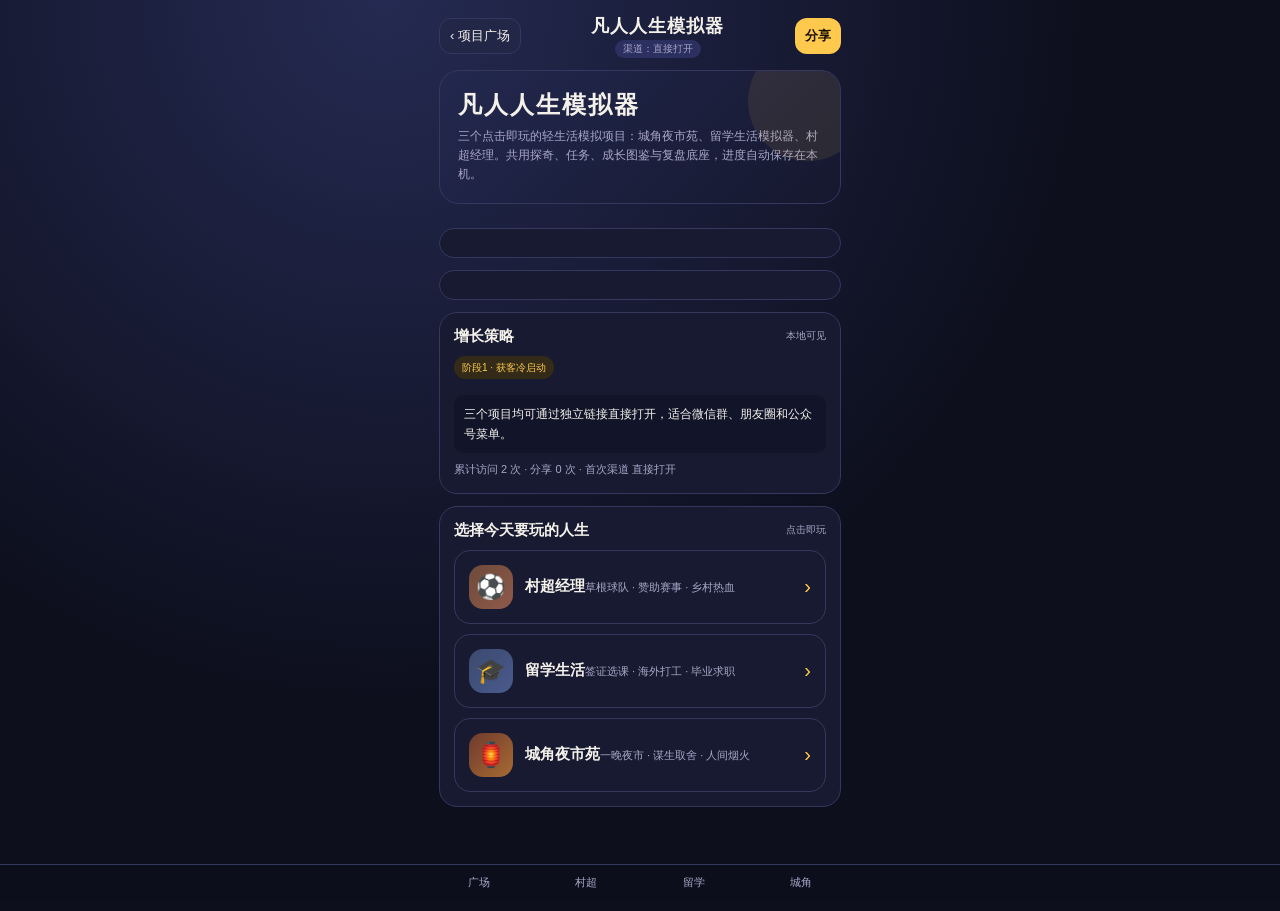
<file: projects_hub.html>
<!DOCTYPE html>
<html lang="zh-CN">
<head>
<meta charset="utf-8">
<meta name="viewport" content="width=device-width,initial-scale=1,maximum-scale=1,user-scalable=no">
<meta name="format-detection" content="telephone=no">
<title>凡人人生模拟器 · 点击即玩</title>
<link rel="stylesheet" href="projects.css">
</head>
<body>
<div class="app">
  <header class="topbar">
    <button class="iconbtn" id="topBack" type="button">‹ 项目广场</button>
    <div class="titlebox">
      <div class="gametitle" id="gameTitle">凡人人生模拟器</div>
      <div class="badge" id="channelBadge">渠道：直接打开</div>
    </div>
    <button class="iconbtn primary" id="shareBtn" type="button">分享</button>
  </header>

  <section id="hubPanel" class="hero" hidden>
    <h1>凡人人生模拟器</h1>
    <p>三个点击即玩的轻生活模拟项目：城角夜市苑、留学生活模拟器、村超经理。共用探奇、任务、成长图鉴与复盘底座，进度自动保存在本机。</p>
  </section>

  <section id="heroPanel" class="hero" hidden>
    <h1 id="heroTitle">村超经理</h1>
    <p id="heroDesc">草根球队 · 赞助赛事 · 乡村热血</p>
  </section>

  <section class="scoreboard" id="scoreboard"></section>
  <section class="panel" id="actionPanel"></section>
  <section class="panel" id="eventPanel"></section>
  <section class="panel" id="strategyPanel"></section>
  <section class="panel" id="hubCardsPanel" hidden></section>
</div>

<nav class="dnav">
  <div class="dnav-inner">
    <button type="button" data-nav="hub">广场</button>
    <button type="button" data-nav="cunchao">村超</button>
    <button type="button" data-nav="liuxue">留学</button>
    <button type="button" data-nav="yeshi">城角</button>
  </div>
</nav>
<div class="toast" id="toast"></div>
<script src="projects.js"></script>
</body>
</html>
</file>
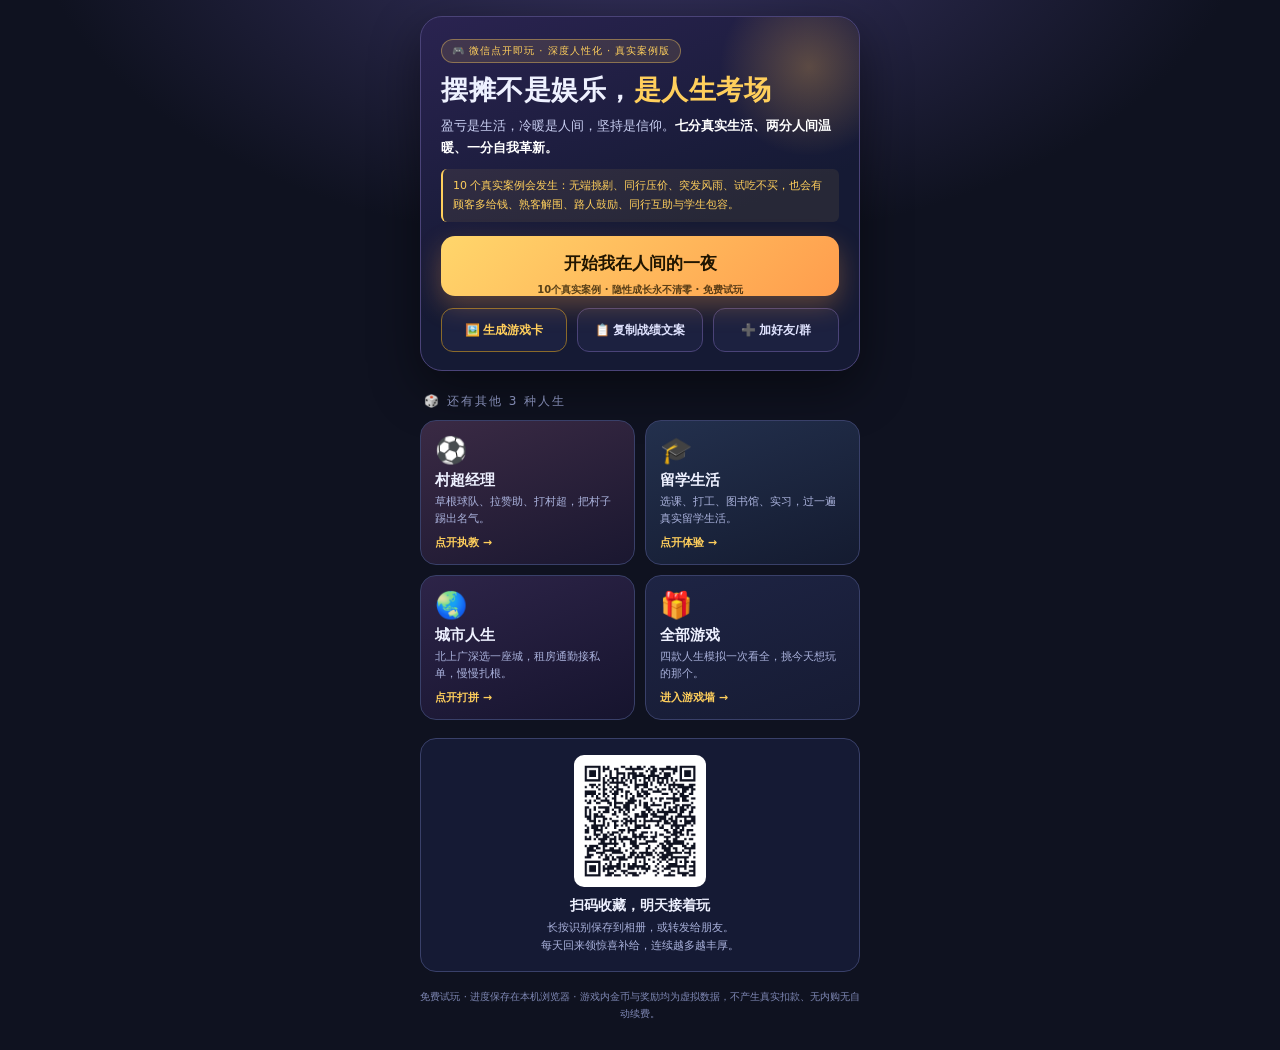
<file: wechat_entry.html>
<!DOCTYPE html>
<html lang="zh-CN">
<head>
<meta charset="UTF-8">
<meta name="viewport" content="width=device-width, initial-scale=1.0, maximum-scale=1.0, user-scalable=no, viewport-fit=cover">
<meta name="theme-color" content="#0f1220">
<title>城角夜市苑 · 深度人性化真实案例版</title>
<meta property="og:title" content="城角夜市苑 · 摆摊不是娱乐，是人生考场">
<meta property="og:description" content="盈亏是生活，冷暖是人间，坚持是信仰。10 个真实案例、善恶平衡、隐性成长，微信点开即玩。">
<meta property="og:image" content="https://hengtong7177.github.io/yeshi-life/qr_hub.png">
<meta name="description" content="城角夜市苑：深度人性化真实案例版，7分真实生活、2分人间温暖、1分自我革新，点击即玩。">
<link rel="icon" href="data:,">
<style>
  *{box-sizing:border-box;margin:0;padding:0;-webkit-tap-highlight-color:transparent}
  html,body{overscroll-behavior:none}
  body{
    font-family:"PingFang SC","Microsoft YaHei",system-ui,sans-serif;color:#eef1ff;
    background:radial-gradient(900px 520px at 50% -10%,#3a3566 0%,#0f1220 68%);
    min-height:100vh;min-height:100dvh;padding:calc(16px + env(safe-area-inset-top,0px)) 16px calc(28px + env(safe-area-inset-bottom,0px));
  }
  .wrap{width:min(440px,100%);margin:0 auto}
  .hero{background:linear-gradient(160deg,#2a2350,#151a34 60%);border:1px solid #4a4378;border-radius:22px;padding:22px 20px 18px;box-shadow:0 18px 50px rgba(0,0,0,.45);position:relative;overflow:hidden}
  .hero:before{content:"";position:absolute;right:-40px;top:-40px;width:180px;height:180px;background:radial-gradient(circle,rgba(255,190,80,.28),transparent 70%)}
  .badge{display:inline-block;font-size:10px;letter-spacing:1px;color:#ffcf5c;background:rgba(255,207,92,.12);border:1px solid rgba(255,207,92,.4);border-radius:20px;padding:4px 10px;margin-bottom:10px}
  h1{font-size:27px;line-height:1.25;letter-spacing:.5px;margin-bottom:8px;position:relative}
  h1 em{font-style:normal;color:#ffcf5c}
  .hook{font-size:13px;color:#c9cff2;line-height:1.7;margin-bottom:10px;position:relative}
  .hook b{color:#fff}
  .slogan{font-size:11px;color:#ffcf5c;line-height:1.7;margin-bottom:14px;padding:8px 10px;background:rgba(255,207,92,.08);border-left:2px solid #ffcf5c;border-radius:6px;position:relative}
  .cta{
    display:block;width:100%;min-height:54px;line-height:54px;text-align:center;text-decoration:none;
    border:none;border-radius:14px;font-size:17px;font-weight:800;color:#201500;position:relative;
    background:linear-gradient(135deg,#ffd66b,#ff9d4d);box-shadow:0 10px 26px rgba(255,160,70,.3);touch-action:manipulation;
  }
  .cta small{display:block;font-size:10px;font-weight:600;opacity:.75;line-height:12px;margin-top:-6px}
  .social{display:flex;gap:10px;margin-top:12px}
  .social button{flex:1;min-height:44px;border-radius:12px;border:1px solid #4a4378;background:#1c2140;color:#dfe3ff;font-size:13px;font-weight:700;touch-action:manipulation}
  .social button.gold{border-color:#8a6a2a;color:#ffcf5c}
  .section-t{font-size:12px;color:#98a1cf;letter-spacing:2px;margin:22px 4px 10px}
  .grid{display:grid;grid-template-columns:1fr 1fr;gap:10px}
  .card{background:linear-gradient(160deg,#1e2444,#161b33);border:1px solid #394069;border-radius:16px;padding:14px;min-height:118px;display:flex;flex-direction:column;text-decoration:none;color:inherit;position:relative;overflow:hidden;touch-action:manipulation}
  .card:active{transform:scale(.98)}
  .card .em{font-size:26px;margin-bottom:6px}
  .card .nm{font-size:15px;font-weight:800;margin-bottom:4px}
  .card .ds{font-size:11px;color:#aab2dc;line-height:1.5;flex:1}
  .card .go{font-size:11px;color:#ffcf5c;margin-top:8px;font-weight:700}
  .card.c1{background:linear-gradient(160deg,#3a2a44,#1a1730)}
  .card.c2{background:linear-gradient(160deg,#23304d,#141b30)}
  .card.c3{background:linear-gradient(160deg,#2d2448,#16142e)}
  .qr{background:#151a34;border:1px solid #394069;border-radius:16px;padding:16px;margin-top:18px;text-align:center}
  .qr img{width:132px;height:132px;border-radius:10px;background:#fff;padding:6px;display:block;margin:0 auto 10px}
  .qr .t{font-size:14px;font-weight:800;margin-bottom:4px}
  .qr .d{font-size:11px;color:#aab2dc;line-height:1.6}
  .note{font-size:10px;color:#7f88b5;line-height:1.7;margin-top:16px;text-align:center}
  .social.three button{font-size:12px}
  .poster-mask{position:fixed;inset:0;background:#000c;z-index:20;display:none;align-items:center;justify-content:center;padding:16px;overflow:auto}
  .poster-mask.show{display:flex}
  .poster-box{width:min(360px,100%);background:#12162b;border:1px solid #4a4378;border-radius:18px;padding:14px;text-align:center}
  .poster-box canvas{display:none}
  .poster-box .poster-img{width:100%;height:auto;border-radius:12px;display:block;background:#1b2140;-webkit-touch-callout:default;user-select:none}
  .poster-box .tip{font-size:12px;color:#ffcf5c;line-height:1.6;margin:10px 0;font-weight:700}
  .poster-box .row{display:flex;gap:8px}
  .poster-box .row button{flex:1;min-height:42px;border-radius:10px;border:1px solid #4a4378;background:#222847;color:#eef1ff;font-size:13px;font-weight:700}
  .poster-box .row button.gold{border-color:#8a6a2a;background:linear-gradient(135deg,#ffd66b,#ff9d4d);color:#201500}
  #toast{position:fixed;left:50%;bottom:30px;transform:translateX(-50%) translateY(20px);background:#000e;color:#fff;padding:10px 18px;border-radius:20px;font-size:12px;opacity:0;transition:.25s;pointer-events:none;z-index:30;white-space:nowrap}
  #toast.show{opacity:1;transform:translateX(-50%) translateY(0)}
</style>
</head>
<body>
  <main class="wrap">
    <section class="hero">
      <span class="badge">🎮 微信点开即玩 · 深度人性化 · 真实案例版</span>
      <h1>摆摊不是娱乐，<em>是人生考场</em></h1>
      <p class="hook">盈亏是生活，冷暖是人间，坚持是信仰。<b>七分真实生活、两分人间温暖、一分自我革新。</b></p>
      <div class="slogan">10 个真实案例会发生：无端挑剔、同行压价、突发风雨、试吃不买，也会有顾客多给钱、熟客解围、路人鼓励、同行互助与学生包容。</div>
      <a class="cta" id="mainCta" href="index.html">开始我在人间的一夜<small>10个真实案例 · 隐性成长永不清零 · 免费试玩</small></a>
      <div class="social three">
        <button id="makePoster" class="gold">🖼️ 生成游戏卡</button>
        <button id="copyCard">📋 复制战绩文案</button>
        <button id="followBtn">➕ 加好友/群</button>
      </div>
    </section>

    <div class="section-t">🎲 还有其他 3 种人生</div>
    <section class="grid">
      <a class="card c1" href="cunchao.html?ch=entry_card">
        <div class="em">⚽</div><div class="nm">村超经理</div>
        <div class="ds">草根球队、拉赞助、打村超，把村子踢出名气。</div>
        <div class="go">点开执教 →</div>
      </a>
      <a class="card c2" href="liuxue.html?ch=entry_card">
        <div class="em">🎓</div><div class="nm">留学生活</div>
        <div class="ds">选课、打工、图书馆、实习，过一遍真实留学生活。</div>
        <div class="go">点开体验 →</div>
      </a>
      <a class="card c3" href="chengshi.html?ch=entry_card">
        <div class="em">🌏</div><div class="nm">城市人生</div>
        <div class="ds">北上广深选一座城，租房通勤接私单，慢慢扎根。</div>
        <div class="go">点开打拼 →</div>
      </a>
      <a class="card" href="projects_hub.html?ch=entry_card">
        <div class="em">🎁</div><div class="nm">全部游戏</div>
        <div class="ds">四款人生模拟一次看全，挑今天想玩的那个。</div>
        <div class="go">进入游戏墙 →</div>
      </a>
    </section>

    <section class="qr">
      <img src="qr_hub.png" alt="游戏总入口二维码" onerror="this.onerror=null;this.src='qr_codes/qr_hub.png'">
      <div class="t">扫码收藏，明天接着玩</div>
      <div class="d">长按识别保存到相册，或转发给朋友。<br>每天回来领惊喜补给，连续越多越丰厚。</div>
    </section>

    <p class="note">免费试玩 · 进度保存在本机浏览器 · 游戏内金币与奖励均为虚拟数据，不产生真实扣款、无内购无自动续费。</p>
  </main>

  <div class="poster-mask" id="posterMask">
    <div class="poster-box">
      <canvas id="posterCanvas" width="640" height="960"></canvas>
      <img id="posterImg" class="poster-img" alt="长按保存游戏卡">
      <div class="tip">👇 长按上方图片 → 保存到相册 → 发群/朋友圈<br>朋友扫码点开，带你的推荐码双方都有回访补给</div>
      <div class="row">
        <button id="posterSave">💾 保存图片</button>
        <button id="posterCopy" class="gold">📋 复制分享文案</button>
        <button id="posterClose">关闭</button>
      </div>
    </div>
  </div>
  <div id="toast"></div>
<script>
  function toast(t){var el=document.getElementById('toast');el.textContent=t;el.className='show';clearTimeout(toast._t);toast._t=setTimeout(function(){el.className=''},2200)}
  function copy(text){
    var fallback=function(){
      try{var ta=document.createElement('textarea');ta.value=text;ta.style.position='fixed';ta.style.opacity='0';document.body.appendChild(ta);ta.select();document.execCommand('copy');document.body.removeChild(ta)}catch(e){}
      return Promise.resolve();
    };
    try{if(navigator.clipboard&&navigator.clipboard.writeText)return navigator.clipboard.writeText(text).catch(fallback)}catch(e){}
    return fallback();
  }
  document.getElementById('copyCard').onclick=function(){
    var code=localStorage.getItem('yeshi_projects_channel_v1_code')||'';
    var text='【我的城角夜市苑·真实案例卡】\n摆摊不是娱乐，是人生考场；盈亏是生活，冷暖是人间，坚持是信仰。\n微信点开即玩：'+location.origin+location.pathname.replace(/wechat_entry\.html$/,'')+'index.html?ch=friend'+(code?('&inviter='+code):'')+'\n明天回来领惊喜补给，带上我的码双方都有结伴补给。';
    copy(text).then(function(){toast('战绩卡已复制，发群里或朋友圈')});
  };
  document.getElementById('followBtn').onclick=function(){
    toast('已为你打开加群二维码：长按下方图片识别，或搜索公众号「城角夜市苑」');
    var qr=document.querySelector('.qr');if(qr)qr.scrollIntoView({behavior:'smooth',block:'center'});
  };

  // ---- 游戏卡海报生成（爆款游戏的战绩卡裂变打法）----
  function baseUrl(){return location.origin+location.pathname.replace(/wechat_entry\.html$/,'')}
  function myCode(){return localStorage.getItem('yeshi_projects_channel_v1_code')||''}
  var posterReady=false;
  function drawPoster(cb){
    var cv=document.getElementById('posterCanvas'),c=cv.getContext('2d');
    var W=cv.width,H=cv.height;
    // 背景
    var g=c.createLinearGradient(0,0,W,H);g.addColorStop(0,'#2a2350');g.addColorStop(.55,'#151a34');g.addColorStop(1,'#0f1220');
    c.fillStyle=g;c.fillRect(0,0,W,H);
    var glow=c.createRadialGradient(W/2,120,20,W/2,120,320);glow.addColorStop(0,'rgba(255,190,80,.28)');glow.addColorStop(1,'rgba(255,190,80,0)');c.fillStyle=glow;c.fillRect(0,0,W,420);
    c.textAlign='center';c.textBaseline='middle';
    // 徽章
    c.fillStyle='rgba(255,207,92,.15)';roundRect(c,W/2-118,52,236,40,20);c.fill();
    c.strokeStyle='rgba(255,207,92,.5)';c.lineWidth=1.5;c.stroke();
    c.fillStyle='#ffcf5c';c.font='bold 18px sans-serif';c.fillText('🎮 微信点开即玩 · 深度人性化真实案例版',W/2,73);
    // 主标题
    c.fillStyle='#fff';c.font='bold 44px sans-serif';c.fillText('摆摊不是娱乐',W/2,150);
    c.fillStyle='#ffcf5c';c.font='bold 44px sans-serif';c.fillText('是人生考场',W/2,202);
    // 副标
    c.fillStyle='#c9cff2';c.font='19px sans-serif';c.fillText('盈亏是生活 · 冷暖是人间 · 坚持是信仰',W/2,250);
    c.fillStyle='#fff';c.font='bold 18px sans-serif';c.fillText('10个真实案例 · 善恶平衡 · 隐性成长',W/2,288);
    // 四个游戏块
    var games=[['🌃','城角夜市苑','#3a2a44'],['⚽','村超经理','#23304d'],['🎓','留学生活','#2d2448'],['🌏','城市人生','#1e2c44']];
    var gw=136,gap=14,x0=(W-(gw*2+gap))/2;
    games.forEach(function(item,i){
      var col=i%2,row=Math.floor(i/2),x=x0+col*(gw+gap),y=336+row*104;
      c.fillStyle=item[2];roundRect(c,x,y,gw,90,14);c.fill();
      c.strokeStyle='#4a4378';c.lineWidth=1;c.stroke();
      c.fillStyle='#fff';c.font='30px sans-serif';c.fillText(item[0],x+gw/2,y+34);
      c.fillStyle='#eef1ff';c.font='bold 19px sans-serif';c.fillText(item[1],x+gw/2,y+70);
    });
    // 二维码框（异步加载）
    var qrY=560;
    c.fillStyle='#fff';roundRect(c,W/2-100,qrY,200,200,14);c.fill();
    var img=new Image();
    img.onload=function(){
      try{c.drawImage(img,W/2-90,qrY+10,180,180)}catch(e){}
      finishQrText();
    };
    img.onerror=function(){
      c.fillStyle='#333';c.font='16px sans-serif';c.fillText('（二维码）',W/2,qrY+100);
      finishQrText();
    };
    img.crossOrigin='anonymous';
    img.src=(document.querySelector('.qr img')?document.querySelector('.qr img').src:'qr_hub.png');
    function finishQrText(){
      c.fillStyle='#ffcf5c';c.font='bold 22px sans-serif';c.fillText('长按扫码 · 点开即玩',W/2,qrY+232);
      c.fillStyle='#c9cff2';c.font='17px sans-serif';c.fillText('扫码加好友/进玩家群 · 一起摆摊',W/2,qrY+264);
      var code=myCode();
      c.fillStyle='#fff';c.font='17px sans-serif';c.fillText('我的推荐码：'+(code||'点开游戏自动生成'),W/2,qrY+298);
      c.fillStyle='#7f88b5';c.font='14px sans-serif';c.fillText('朋友带码加入，双方回访都有结伴补给',W/2,qrY+326);
      c.fillStyle='#ffcf5c';c.font='bold 18px sans-serif';c.fillText(baseUrl().replace(/^https?:\/\//,'').replace(/\/$/,'')+'  👈 点开试玩',W/2,H-34);
      // 转成 img 供微信内长按保存（微信禁用 a.download）
      try{
        var data=cv.toDataURL('image/png');
        document.getElementById('posterImg').src=data;
        window.__posterData=data;
      }catch(e){
        document.getElementById('posterImg').style.display='none';
      }
      posterReady=true;if(cb)cb();
    }
  }
  function roundRect(c,x,y,w,h,r){c.beginPath();c.moveTo(x+r,y);c.arcTo(x+w,y,x+w,y+h,r);c.arcTo(x+w,y+h,x,y+h,r);c.arcTo(x,y+h,x,y,r);c.arcTo(x,y,x+w,y,r);c.closePath()}
  document.getElementById('makePoster').onclick=function(){
    posterReady=false;
    document.getElementById('posterMask').classList.add('show');
    drawPoster(function(){toast('游戏卡已生成，长按图片保存')});
  };
  document.getElementById('posterClose').onclick=function(){document.getElementById('posterMask').classList.remove('show')};
  document.getElementById('posterMask').onclick=function(e){if(e.target===this)this.classList.remove('show')};
  document.getElementById('posterCopy').onclick=function(){
    var code=myCode();
    var text='【城角夜市苑 · 真实案例版】\n摆摊不是娱乐，是人生考场；盈亏是生活，冷暖是人间，坚持是信仰。\n微信点开就能玩：'+baseUrl()+'wechat_entry.html?ch=friend'+(code?('&inviter='+code):'')+'\n10个真实案例，敢来试一天吗？明天回来领惊喜补给！';
    copy(text).then(function(){toast('分享文案已复制，配游戏卡图发群')});
  };
  document.getElementById('posterSave').onclick=function(){
    if(!posterReady){toast('图片生成中，稍等一下');return}
    var inWeixin=/MicroMessenger/i.test(navigator.userAgent);
    if(inWeixin){
      // 微信禁用程序化下载，唯一可靠路径是长按图片保存
      toast('请长按上方游戏卡图片 → 保存到相册');
      var im=document.getElementById('posterImg');
      try{im.style.boxShadow='0 0 0 3px #ffcf5c';setTimeout(function(){im.style.boxShadow=''},1600)}catch(e){}
      return;
    }
    try{
      var data=window.__posterData||document.getElementById('posterCanvas').toDataURL('image/png');
      var a=document.createElement('a');a.href=data;a.download='城角夜市苑-游戏卡.png';document.body.appendChild(a);a.click();document.body.removeChild(a);
      toast('图片已保存，发到微信群或朋友圈');
    }catch(e){toast('请长按上方图片保存到相册')}
  };
</script>
</body>
</html>
</file>
<file: projects.css>
:root{--bg:#0d0f1d;--panel:#171a30;--panel2:#202442;--gold:#ffc94d;--green:#4fd18b;--red:#ff6b6b;--text:#f4f1ea;--sub:#a9a6c8;--line:#34385e}
*{box-sizing:border-box;-webkit-tap-highlight-color:transparent}
html,body{margin:0;padding:0;min-height:100%;background:radial-gradient(circle at 30% 0,#252a52 0,#0d0f1d 55%);color:var(--text);font-family:-apple-system,BlinkMacSystemFont,"PingFang SC","Microsoft YaHei",sans-serif}
button,input,select{font:inherit}
button{border:0;cursor:pointer}
.app{width:100%;max-width:430px;margin:0 auto;min-height:100vh;padding:14px 14px 92px;position:relative;overflow:hidden}
.topbar{display:flex;align-items:center;justify-content:space-between;gap:8px;margin-bottom:12px}
.iconbtn{min-width:44px;height:36px;padding:0 10px;border-radius:12px;background:#222647;color:var(--text);font-size:13px;border:1px solid var(--line)}
.iconbtn.primary{background:var(--gold);color:#1a1200;font-weight:800;border:0}
.titlebox{text-align:center;flex:1;min-width:0}
.gametitle{font-size:18px;font-weight:900;letter-spacing:1px;white-space:nowrap;overflow:hidden;text-overflow:ellipsis}
.badge{display:inline-block;margin-top:2px;padding:2px 8px;border-radius:999px;background:#2b3060;color:var(--sub);font-size:10px}
.hero{padding:18px;border-radius:20px;background:linear-gradient(135deg,#23284f,#15182e);border:1px solid var(--line);margin-bottom:12px;position:relative;overflow:hidden}
.hero:after{content:"";position:absolute;right:-28px;top:-30px;width:120px;height:120px;border-radius:50%;background:rgba(255,201,77,.09)}
.hero h1{margin:0 0 6px;font-size:24px;letter-spacing:2px}
.hero p{margin:0;color:var(--sub);font-size:12px;line-height:1.6}
.scoreboard{display:grid;grid-template-columns:repeat(3,1fr);gap:8px;margin-bottom:12px}
.stat{background:var(--panel);border:1px solid var(--line);border-radius:14px;padding:10px 8px;text-align:center;min-height:58px}
.stat .k{font-size:10px;color:var(--sub);margin-bottom:4px}
.stat .v{font-size:17px;font-weight:900;color:var(--gold)}
.stat .v.green{color:var(--green)}
.stat .v.red{color:var(--red)}
.panel{background:var(--panel);border:1px solid var(--line);border-radius:18px;padding:14px;margin-bottom:12px}
.panel h2{margin:0 0 10px;font-size:15px;display:flex;align-items:center;justify-content:space-between}
.panel h2 small{font-size:10px;color:var(--sub);font-weight:400}
.grid{display:grid;grid-template-columns:repeat(2,1fr);gap:9px}
.action{min-height:72px;padding:10px;border-radius:14px;background:var(--panel2);border:1px solid transparent;text-align:left;color:var(--text);transition:.12s}
.action:active{transform:scale(.98)}
.action b{display:block;font-size:14px;margin-bottom:4px}
.action span{display:block;font-size:10px;color:var(--sub);line-height:1.35}
.action.gold{background:linear-gradient(135deg,#5a4720,#3a321d);border-color:#7a6228}
.action.green{background:linear-gradient(135deg,#1d4a35,#1b3529);border-color:#2d6a4b}
.action:disabled{opacity:.45;cursor:not-allowed}
.log{display:flex;flex-direction:column;gap:7px;max-height:210px;overflow:auto}
.logitem{font-size:12px;color:var(--sub);background:#12152a;border-radius:10px;padding:8px 10px;line-height:1.5}
.logitem b{color:var(--text)}
.strategy{font-size:12px;color:var(--sub);line-height:1.7}
.strategy .stage{display:inline-block;padding:3px 8px;border-radius:999px;background:#332b18;color:var(--gold);font-size:10px;margin-bottom:8px}
.strategy .task{margin-top:8px;padding:9px 10px;border-radius:10px;background:#12152a;color:var(--text)}
.minirow{display:flex;gap:8px;margin-top:10px;flex-wrap:wrap}
.badges{display:flex;gap:4px;flex-wrap:wrap;margin-top:6px}
.badges .badge{margin-top:0}
.iconbtn[disabled]{opacity:.5;cursor:default}
.dnav{position:fixed;left:0;right:0;bottom:0;z-index:10;background:rgba(13,15,29,.94);border-top:1px solid var(--line);backdrop-filter:blur(8px)}
.dnav-inner{max-width:430px;margin:0 auto;display:grid;grid-template-columns:repeat(4,1fr)}
.dnav button{background:transparent;color:var(--sub);padding:10px 2px;font-size:11px}
.dnav button.active{color:var(--gold);font-weight:800}
.hubcards{display:flex;flex-direction:column;gap:10px}
.hubcard{display:flex;align-items:center;gap:12px;padding:14px;border-radius:16px;background:var(--panel);border:1px solid var(--line);color:var(--text);text-align:left}
.hubcard .icon{width:44px;height:44px;border-radius:14px;display:flex;align-items:center;justify-content:center;font-size:24px;flex:none}
.hubcard .body{flex:1;min-width:0}
.hubcard .name{font-size:15px;font-weight:900;margin-bottom:3px}
.hubcard .desc{font-size:11px;color:var(--sub);line-height:1.4}
.hubcard .arrow{color:var(--gold);font-size:20px}
.toast{position:fixed;left:50%;bottom:96px;transform:translateX(-50%);z-index:99;max-width:360px;width:max-content;padding:10px 14px;border-radius:12px;background:#000c;color:#fff;font-size:12px;opacity:0;pointer-events:none;transition:.2s}
.toast.show{opacity:1}
.cities{display:grid;grid-template-columns:repeat(2,1fr);gap:8px}
.muted{color:var(--sub);font-size:11px;line-height:1.6}
@media (max-width:360px){.grid{grid-template-columns:1fr}.scoreboard{grid-template-columns:repeat(2,1fr)}}
</file>
